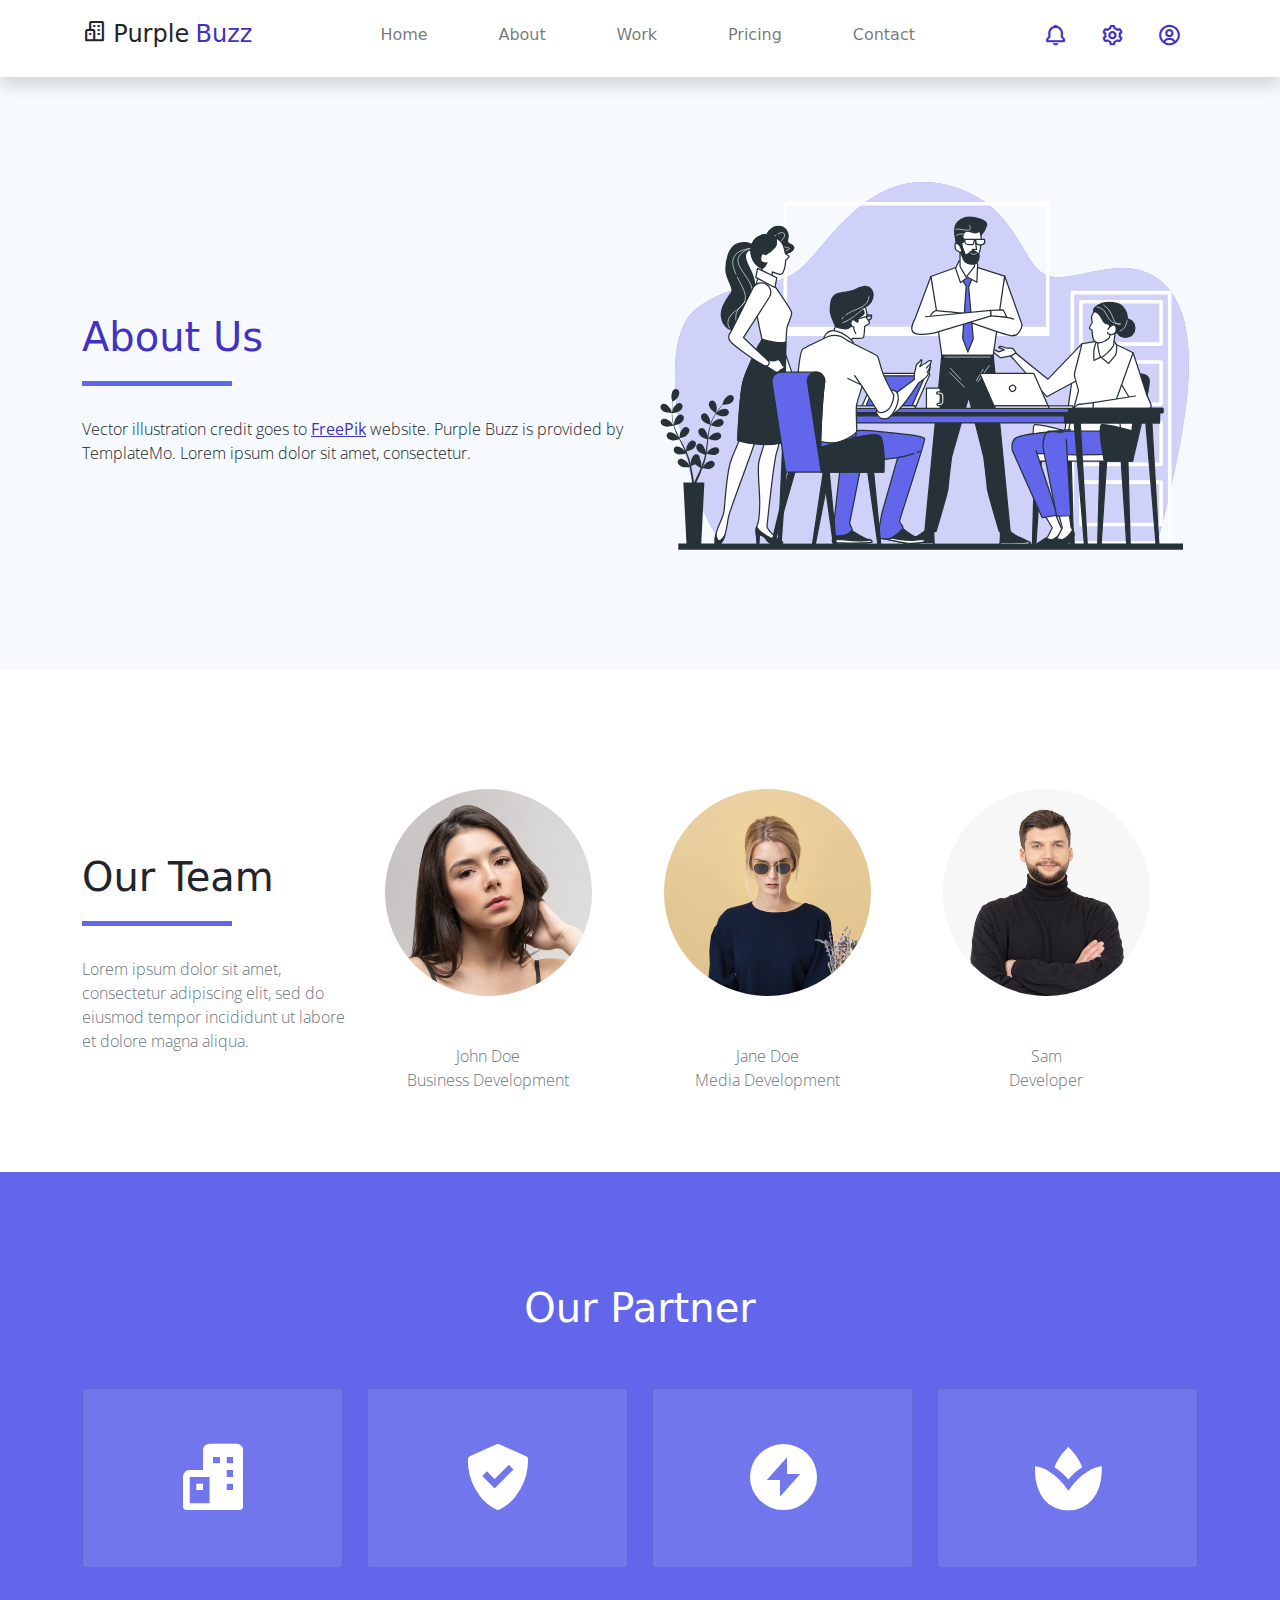
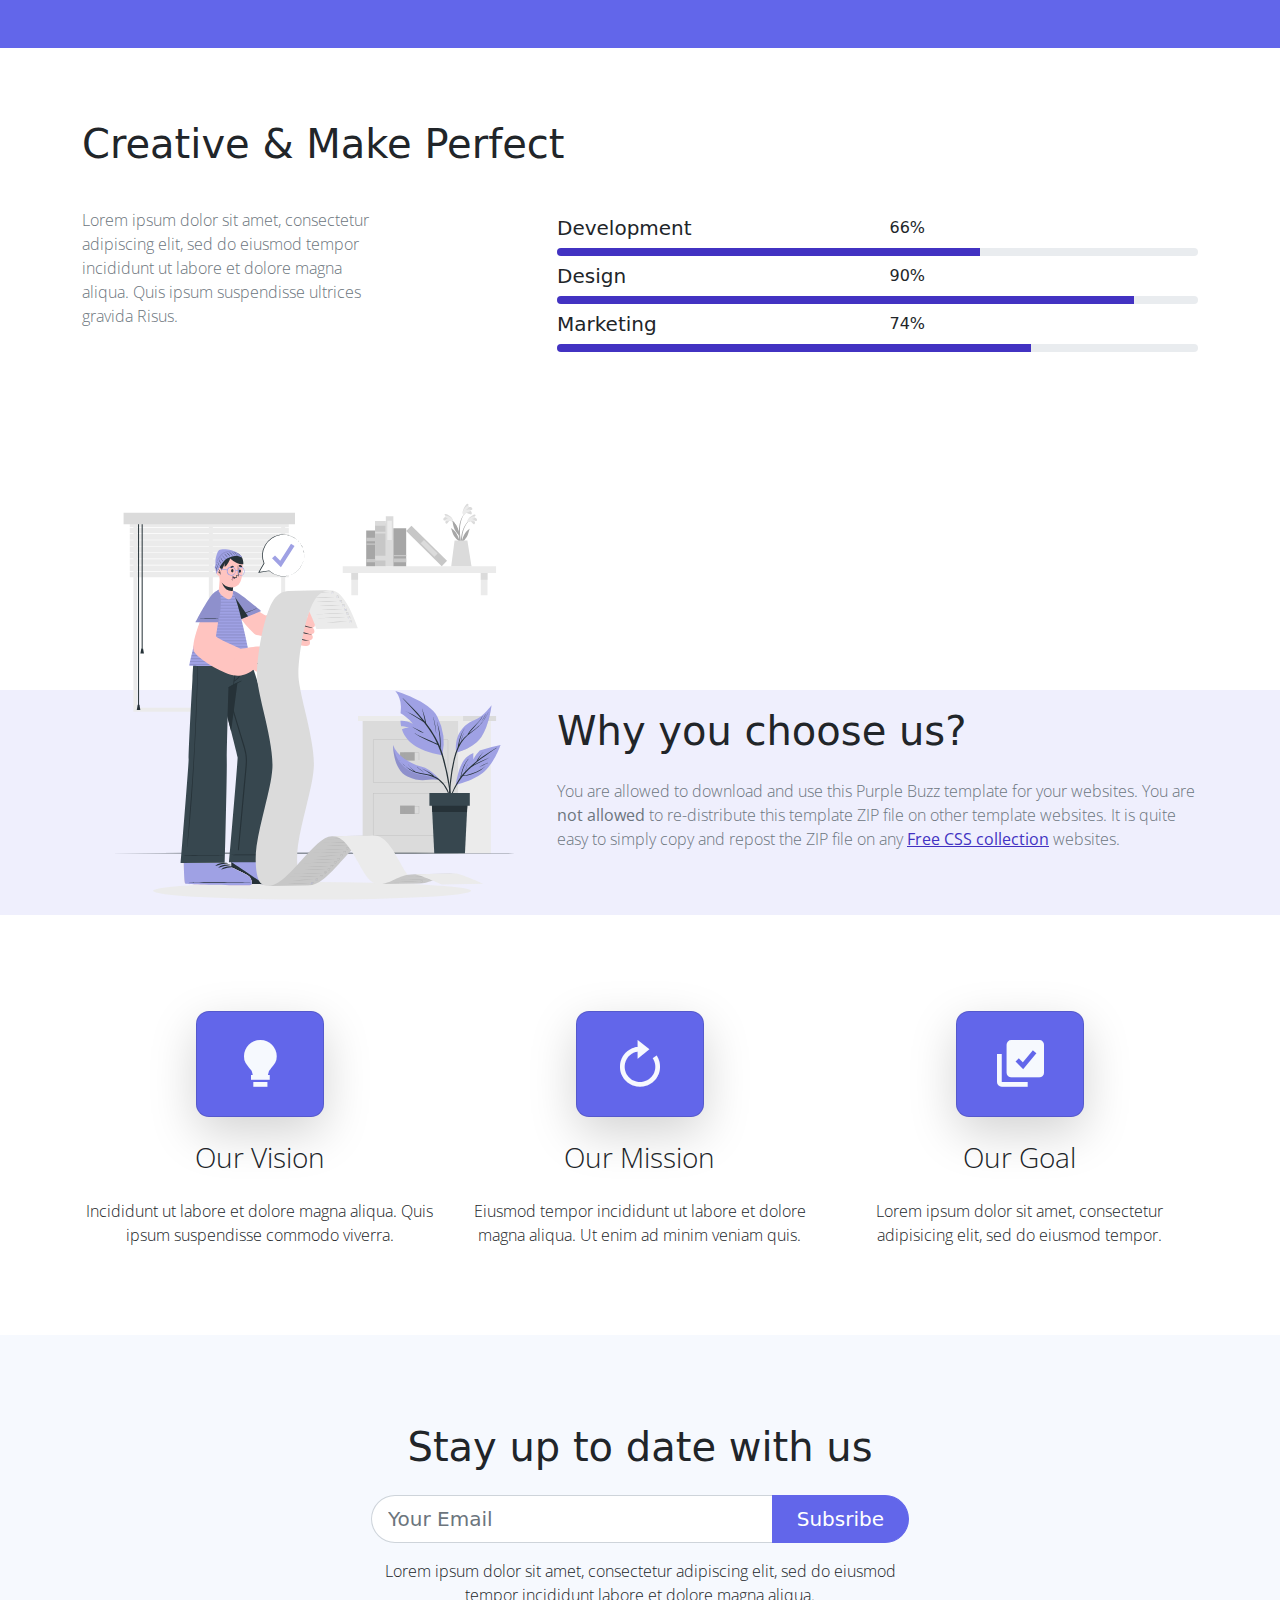
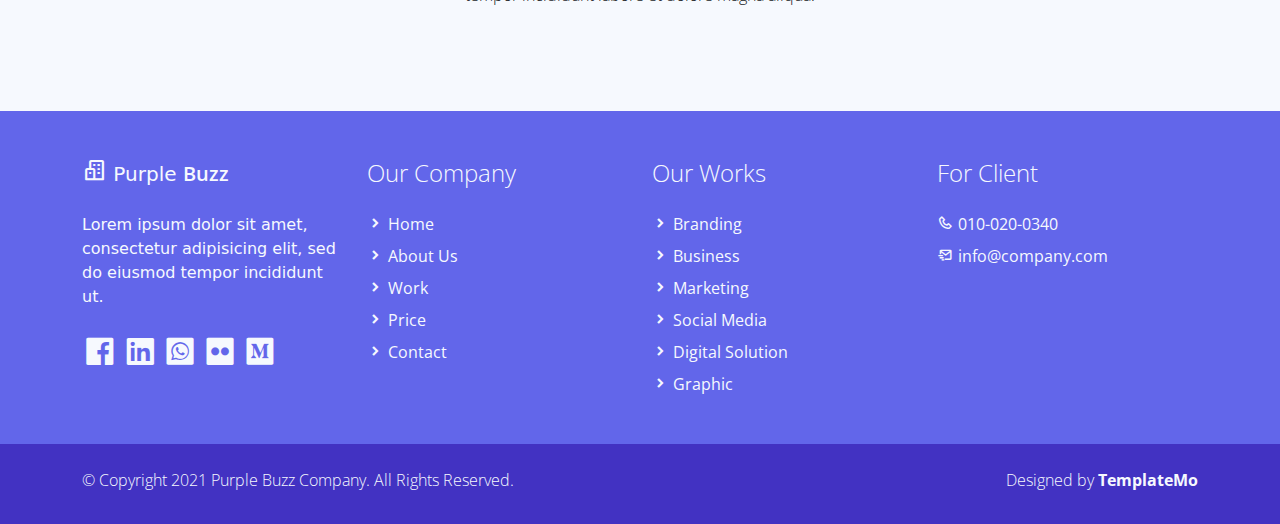
<file: about.html>
<!DOCTYPE html>
<html lang="en">

<head>
    <title>Purple Buzz - About Page</title>
    <meta charset="utf-8">
    <meta name="viewport" content="width=device-width, initial-scale=1">
    <link rel="apple-touch-icon" href="assets/img/apple-icon.png">
    <link rel="shortcut icon" type="image/x-icon" href="assets/img/favicon.ico">
    <!-- Load Require CSS -->
    <link href="assets/css/bootstrap.min.css" rel="stylesheet">
    <!-- Font CSS -->
    <link href="assets/css/boxicon.min.css" rel="stylesheet">
    <link href="https://fonts.googleapis.com/css2?family=Open+Sans:wght@300;400;600&display=swap" rel="stylesheet">
    <!-- Load Tempalte CSS -->
    <link rel="stylesheet" href="assets/css/templatemo.css">
    <!-- Custom CSS -->
    <link rel="stylesheet" href="assets/css/custom.css">
<!--
    
TemplateMo 561 Purple Buzz

https://templatemo.com/tm-561-purple-buzz

-->
</head>

<body>
    <!-- Header -->
    <nav id="main_nav" class="navbar navbar-expand-lg navbar-light bg-white shadow">
        <div class="container d-flex justify-content-between align-items-center">
            <a class="navbar-brand h1" href="index.html">
                <i class='bx bx-buildings bx-sm text-dark'></i>
                <span class="text-dark h4">Purple</span> <span class="text-primary h4">Buzz</span>
            </a>
            <button class="navbar-toggler border-0" type="button" data-bs-toggle="collapse" data-bs-target="#navbar-toggler-success" aria-controls="navbarSupportedContent" aria-expanded="false" aria-label="Toggle navigation">
                <span class="navbar-toggler-icon"></span>
            </button>

            <div class="align-self-center collapse navbar-collapse flex-fill  d-lg-flex justify-content-lg-between" id="navbar-toggler-success">
                <div class="flex-fill mx-xl-5 mb-2">
                    <ul class="nav navbar-nav d-flex justify-content-between mx-xl-5 text-center text-dark">
                        <li class="nav-item">
                            <a class="nav-link btn-outline-primary rounded-pill px-3" href="index.html">Home</a>
                        </li>
                        <li class="nav-item">
                            <a class="nav-link btn-outline-primary rounded-pill px-3" href="about.html">About</a>
                        </li>
                        <li class="nav-item">
                            <a class="nav-link btn-outline-primary rounded-pill px-3" href="work.html">Work</a>
                        </li>
                        <li class="nav-item">
                            <a class="nav-link btn-outline-primary rounded-pill px-3" href="pricing.html">Pricing</a>
                        </li>
                        <li class="nav-item">
                            <a class="nav-link btn-outline-primary rounded-pill px-3" href="contact.html">Contact</a>
                        </li>
                    </ul>
                </div>
                <div class="navbar align-self-center d-flex">
                    <a class="nav-link" href="#"><i class='bx bx-bell bx-sm bx-tada-hover text-primary'></i></a>
                    <a class="nav-link" href="#"><i class='bx bx-cog bx-sm text-primary'></i></a>
                    <a class="nav-link" href="#"><i class='bx bx-user-circle bx-sm text-primary'></i></a>
                </div>
            </div>
        </div>
    </nav>
    <!-- Close Header -->


    <!-- Start Banner Hero -->
    <section class="bg-light w-100">
        <div class="container">
            <div class="row d-flex align-items-center py-5">
                <div class="col-lg-6 text-start">
                    <h1 class="h2 py-5 text-primary typo-space-line">About Us</h1>
                    <p class="light-300">
                        Vector illustration credit goes to <a rel="nofollow" href="http://freepik.com/" target="_blank">FreePik</a> website. Purple Buzz is provided by TemplateMo. Lorem ipsum dolor sit amet, consectetur.
                    </p>
                </div>
                <div class="col-lg-6">
                    <img src="./assets/img/banner-img-02.svg">
                </div>
            </div>
        </div>
    </section>
    <!-- End Banner Hero -->


    <!-- Start Team Member -->
    <section class="container py-5">
        <div class="pt-5 pb-3 d-lg-flex align-items-center gx-5">

            <div class="col-lg-3">
                <h2 class="h2 py-5 typo-space-line">Our Team</h2>
                <p class="text-muted light-300">
                    Lorem ipsum dolor sit amet, consectetur adipiscing elit,
                    sed do eiusmod tempor incididunt ut labore et dolore magna aliqua.
                </p>
            </div>

            <div class="col-lg-9 row">
                <div class="team-member col-md-4">
                    <img class="team-member-img img-fluid rounded-circle p-4" src="./assets/img/team-01.jpg" alt="Card image">
                    <ul class="team-member-caption list-unstyled text-center pt-4 text-muted light-300">
                        <li>John Doe</li>
                        <li>Business Development</li>
                    </ul>
                </div>
                <div class="team-member col-md-4">
                    <img class="team-member-img img-fluid rounded-circle p-4" src="./assets/img/team-02.jpg" alt="Card image">
                    <ul class="team-member-caption list-unstyled text-center pt-4 text-muted light-300">
                        <li>Jane Doe</li>
                        <li>Media Development</li>
                    </ul>
                </div>
                <div class="team-member col-md-4">
                    <img class="team-member-img img-fluid rounded-circle p-4" src="./assets/img/team-03.jpg" alt="Card image">
                    <ul class="team-member-caption list-unstyled text-center pt-4 text-muted light-300">
                        <li>Sam</li>
                        <li>Developer</li>
                    </ul>
                </div>
            </div>

        </div>
    </section>
    <!-- End Team Member -->

    <!-- Start Our Partner -->
    <section class="bg-secondary py-3">
        <div class="container py-5">
            <h2 class="h2 text-white text-center py-5">Our Partner</h2>
            <div class="row text-center">
                <div class="col-md-3 mb-3">
                    <div class="card partner-wap py-5">
                        <a href="#"><i class='display-1 text-white bx bxs-buildings'></i></a>
                    </div>
                </div>
                <div class="col-md-3 mb-3">
                    <div class="card partner-wap py-5">
                        <a href="#"><i class='display-1 bx text-white bxs-check-shield bx-lg'></i></a>
                    </div>
                </div>
                <div class="col-md-3 mb-3">
                    <div class="card partner-wap py-5">
                        <a href="#"><i class='display-1 text-white bx bxs-bolt-circle'></i></a>
                    </div>
                </div>
                <div class="col-md-3 mb-3">
                    <div class="card partner-wap py-5">
                        <a href="#"><i class='display-1 text-white bx bxs-spa'></i></a>
                    </div>
                </div>
            </div>
        </div>
    </section>
    <!--End Our Partner-->

    <!-- Start Progress -->
    <section class="bg-white py-5">
        <div class="container my-4">

            <h1 class="creative-heading h2 pb-3">Creative & Make Perfect</h1>

            <div class="creative-content row py-3">
                <div class="col-md-5">
                    <p class="text-muted col-lg-8 light-300">Lorem ipsum dolor sit amet, consectetur adipiscing elit, sed do eiusmod tempor incididunt ut labore et dolore magna aliqua. Quis ipsum suspendisse ultrices gravida Risus.
                    </p>
                </div>
                <div class="creative-progress col-md-7">

                    <div class="row mt-4 mt-sm-2">
                        <div class="col-6">
                            <h4 class="h5">Development</h4>
                        </div>
                        <div class="col-6 text-right">66%</div>
                    </div>
                    <div class="progress">
                        <div class="progress-bar" role="progressbar" style="width: 66%" aria-valuenow="66" aria-valuemin="0" aria-valuemax="100"></div>
                    </div>

                    <div class="row mt-4 mt-sm-2">
                        <div class="col-6">
                            <h4 class="h5">Design</h4>
                        </div>
                        <div class="col-6 text-right">90%</div>
                    </div>
                    <div class="progress">
                        <div class="progress-bar" role="progressbar" style="width: 90%" aria-valuenow="90" aria-valuemin="0" aria-valuemax="100"></div>
                    </div>


                    <div class="row mt-4 mt-sm-2">
                        <div class="col-6">
                            <h4 class="h5">Marketing</h4>
                        </div>
                        <div class="col-6 text-right">74%</div>
                    </div>
                    <div class="progress">
                        <div class="progress-bar" role="progressbar" style="width: 74%" aria-valuenow="74" aria-valuemin="0" aria-valuemax="100"></div>
                    </div>

                </div>
            </div>
        </div>
    </section>
    <!-- End Progress -->

    <!-- Start Choice -->
    <section class="why-us banner-bg bg-light">
        <div class="container my-4">
            <div class="row">
                <div class="banner-img col-lg-5">
                    <img src="./assets/img/work.svg" class="rounded img-fluid" alt="">
                </div>
                <div class="banner-content col-lg-7 align-self-end">
                    <h2 class="h2 pb-3">Why you choose us?</h2>
                    <p class="text-muted pb-5 light-300">
                    You are allowed to download and use this Purple Buzz template for your websites. You are <strong>not allowed</strong> to re-distribute this template ZIP file on other template websites. It is quite easy to simply copy and repost the ZIP file on any <a rel="nofollow" href="https://www.google.com/search?q=free+css" target="_blank">Free CSS collection</a> websites.</p>
                </div>
            </div>
        </div>
    </section>
    <!-- End Choice -->

    <!-- Start Aim -->
    <section class="banner-bg bg-white py-5">
        <div class="container my-4">
            <div class="row text-center">

                <div class="objective col-lg-4">
                    <div class="objective-icon card m-auto py-4 mb-2 mb-sm-4 bg-secondary shadow-lg">
                        <i class="display-4 bx bxs-bulb text-light"></i>
                    </div>
                    <h2 class="objective-heading h3 mb-2 mb-sm-4 light-300">Our Vision</h2>
                    <p class="light-300">
                        Incididunt ut labore et dolore magna aliqua. Quis ipsum suspendisse commodo viverra.
                    </p>
                </div>

                <div class="objective col-lg-4 mt-sm-0 mt-4">
                    <div class="objective-icon card m-auto py-4 mb-2 mb-sm-4 bg-secondary shadow-lg">
                        <i class='display-4 bx bx-revision text-light'></i>
                    </div>
                    <h2 class="objective-heading h3 mb-2 mb-sm-4 light-300">Our Mission</h2>
                    <p class="light-300">
                        Eiusmod tempor incididunt ut labore et dolore magna aliqua.
                        Ut enim ad minim veniam quis.
                    </p>
                </div>

                <div class="objective col-lg-4 mt-sm-0 mt-4">
                    <div class="objective-icon card m-auto py-4 mb-2 mb-sm-4 bg-secondary shadow-lg">
                        <i class="display-4 bx bxs-select-multiple text-light"></i>
                    </div>
                    <h2 class="objective-heading h3 mb-2 mb-sm-4 light-300">Our Goal</h2>
                    <p class="light-300">
                        Lorem ipsum dolor sit amet, consectetur adipisicing elit,
                        sed do eiusmod tempor.
                    </p>
                </div>

            </div>
        </div>
    </section>
    <!-- End Aim -->

    <!-- Start Contact -->
    <section class="banner-bg bg-light py-5">
        <div class="container">
            <div class="row">
                <div class="col-lg-6 mx-auto my-4 p-3">
                    <form action="#" method="get"><h1 class="h2 text-center">Stay up to date with us</h1>
                    <div class="input-group py-3">
                    
                        <input name="email" type="text" class="form-control form-control-lg rounded-pill rounded-end" id="email" placeholder="Your Email" aria-label="Your Email">
                        <button class="btn btn-secondary text-white btn-lg rounded-pill rounded-start px-lg-4" type="submit">Subsribe</button>
                    </div>
                    <p class="text-center light-300">Lorem ipsum dolor sit amet, consectetur adipiscing elit, sed do eiusmod tempor incididunt labore et dolore magna aliqua.</p>
                    </form>
                </div>
            </div>
        </div>
    </section>
    <!-- End Contact -->


    <!-- Start Footer -->
    <footer class="bg-secondary pt-4">
        <div class="container">
            <div class="row py-4">

                <div class="col-lg-3 col-12 align-left">
                    <a class="navbar-brand" href="index.html">
                        <i class='bx bx-buildings bx-sm text-light'></i>
                        <span class="text-light h5">Purple</span> <span class="text-light h5 semi-bold-600">Buzz</span>
                    </a>
                    <p class="text-light my-lg-4 my-2">
                        Lorem ipsum dolor sit amet, consectetur adipisicing elit,
                        sed do eiusmod tempor incididunt ut.
                    </p>
                    <ul class="list-inline footer-icons light-300">
                        <li class="list-inline-item m-0">
                            <a class="text-light" target="_blank" href="http://facebook.com/">
                                <i class='bx bxl-facebook-square bx-md'></i>
                            </a>
                        </li>
                        <li class="list-inline-item m-0">
                            <a class="text-light" target="_blank" href="https://www.linkedin.com/">
                                <i class='bx bxl-linkedin-square bx-md'></i>
                            </a>
                        </li>
                        <li class="list-inline-item m-0">
                            <a class="text-light" target="_blank" href="https://www.whatsapp.com/">
                                <i class='bx bxl-whatsapp-square bx-md'></i>
                            </a>
                        </li>
                        <li class="list-inline-item m-0">
                            <a class="text-light" target="_blank" href="https://www.flickr.com/">
                                <i class='bx bxl-flickr-square bx-md'></i>
                            </a>
                        </li>
                        <li class="list-inline-item m-0">
                            <a class="text-light" target="_blank" href="https://www.medium.com/">
                                <i class='bx bxl-medium-square bx-md' ></i>
                            </a>
                        </li>
                    </ul>
                </div>

                <div class="col-lg-3 col-md-4 my-sm-0 mt-4">
                    <h3 class="h4 pb-lg-3 text-light light-300">Our Company</h2>
                        <ul class="list-unstyled text-light light-300">
                            <li class="pb-2">
                                <i class='bx-fw bx bxs-chevron-right bx-xs'></i><a class="text-decoration-none text-light" href="index.html">Home</a>
                            </li>
                            <li class="pb-2">
                                <i class='bx-fw bx bxs-chevron-right bx-xs'></i><a class="text-decoration-none text-light py-1" href="about.html">About Us</a>
                            </li>
                            <li class="pb-2">
                                <i class='bx-fw bx bxs-chevron-right bx-xs'></i><a class="text-decoration-none text-light py-1" href="work.html">Work</a>
                            </li>
                            <li class="pb-2">
                                <i class='bx-fw bx bxs-chevron-right bx-xs'></i></i><a class="text-decoration-none text-light py-1" href="pricing.html">Price</a>
                            </li>
                            <li class="pb-2">
                                <i class='bx-fw bx bxs-chevron-right bx-xs'></i><a class="text-decoration-none text-light py-1" href="contact.html">Contact</a>
                            </li>
                        </ul>
                </div>

                <div class="col-lg-3 col-md-4 my-sm-0 mt-4">
                    <h2 class="h4 pb-lg-3 text-light light-300">Our Works</h2>
                    <ul class="list-unstyled text-light light-300">
                        <li class="pb-2">
                            <i class='bx-fw bx bxs-chevron-right bx-xs'></i><a class="text-decoration-none text-light py-1" href="#">Branding</a>
                        </li>
                        <li class="pb-2">
                            <i class='bx-fw bx bxs-chevron-right bx-xs'></i><a class="text-decoration-none text-light py-1" href="#">Business</a>
                        </li>
                        <li class="pb-2">
                            <i class='bx-fw bx bxs-chevron-right bx-xs'></i><a class="text-decoration-none text-light py-1" href="#">Marketing</a>
                        </li>
                        <li class="pb-2">
                            <i class='bx-fw bx bxs-chevron-right bx-xs'></i><a class="text-decoration-none text-light py-1" href="#">Social Media</a>
                        </li>
                        <li class="pb-2">
                            <i class='bx-fw bx bxs-chevron-right bx-xs'></i><a class="text-decoration-none text-light py-1" href="#">Digital Solution</a>
                        </li>
                        <li class="pb-2">
                            <i class='bx-fw bx bxs-chevron-right bx-xs'></i><a class="text-decoration-none text-light py-1" href="#">Graphic</a>
                        </li>
                    </ul>
                </div>

                <div class="col-lg-3 col-md-4 my-sm-0 mt-4">
                    <h2 class="h4 pb-lg-3 text-light light-300">For Client</h2>
                    <ul class="list-unstyled text-light light-300">
                        <li class="pb-2">
                            <i class='bx-fw bx bx-phone bx-xs'></i><a class="text-decoration-none text-light py-1" href="tel:010-020-0340">010-020-0340</a>
                        </li>
                        <li class="pb-2">
                            <i class='bx-fw bx bx-mail-send bx-xs'></i><a class="text-decoration-none text-light py-1" href="mailto:info@company.com">info@company.com</a>
                        </li>
                    </ul>
                </div>

            </div>
        </div>

        <div class="w-100 bg-primary py-3">
            <div class="container">
                <div class="row pt-2">
                    <div class="col-lg-6 col-sm-12">
                        <p class="text-lg-start text-center text-light light-300">
                            © Copyright 2021 Purple Buzz Company. All Rights Reserved.
                        </p>
                    </div>
                    <div class="col-lg-6 col-sm-12">
                        <p class="text-lg-end text-center text-light light-300">
                            Designed by <a rel="sponsored" class="text-decoration-none text-light" href="https://templatemo.com/" target="_blank"><strong>TemplateMo</strong></a>
                        </p>
                    </div>
                </div>
            </div>
        </div>

    </footer>
    <!-- End Footer -->


    <!-- Bootstrap -->
    <script src="assets/js/bootstrap.bundle.min.js"></script>
    <!-- Templatemo -->
    <script src="assets/js/templatemo.js"></script>
    <!-- Custom -->
    <script src="assets/js/custom.js"></script>

</body>

</html>
</file>
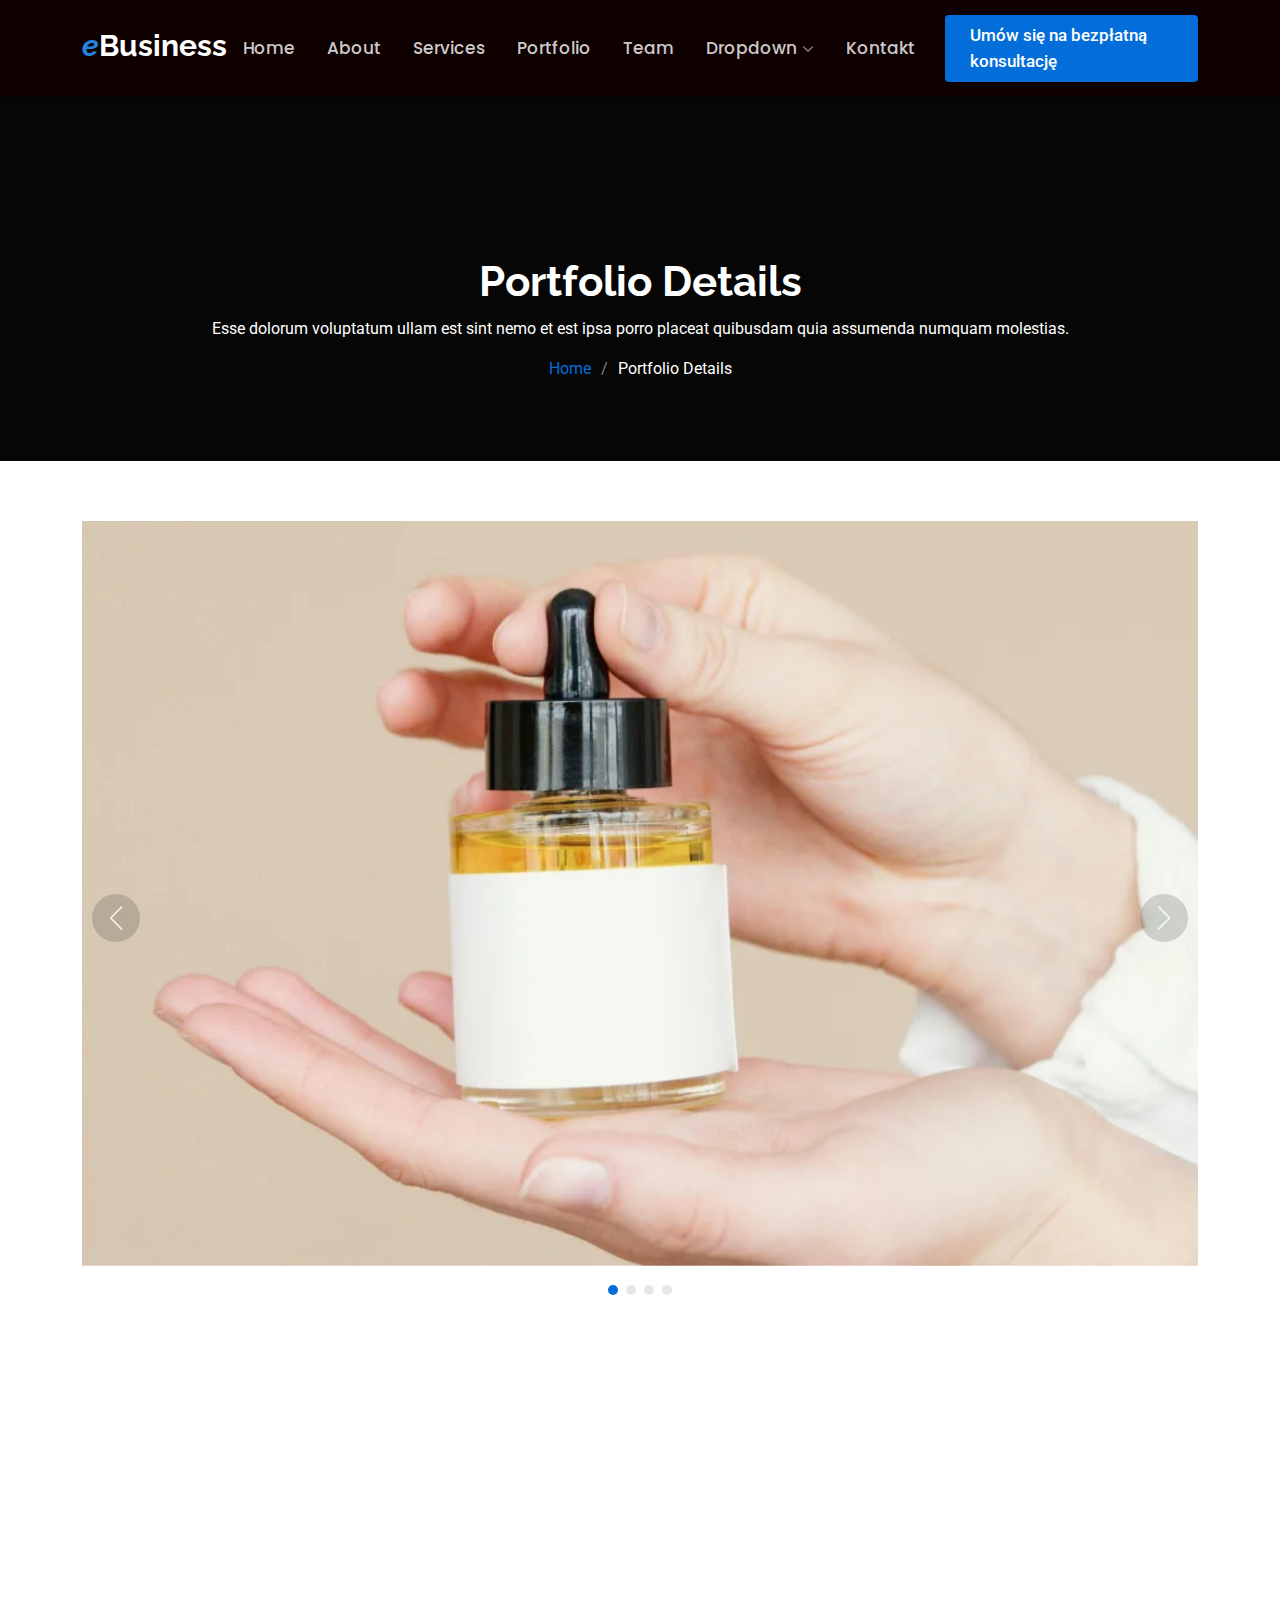
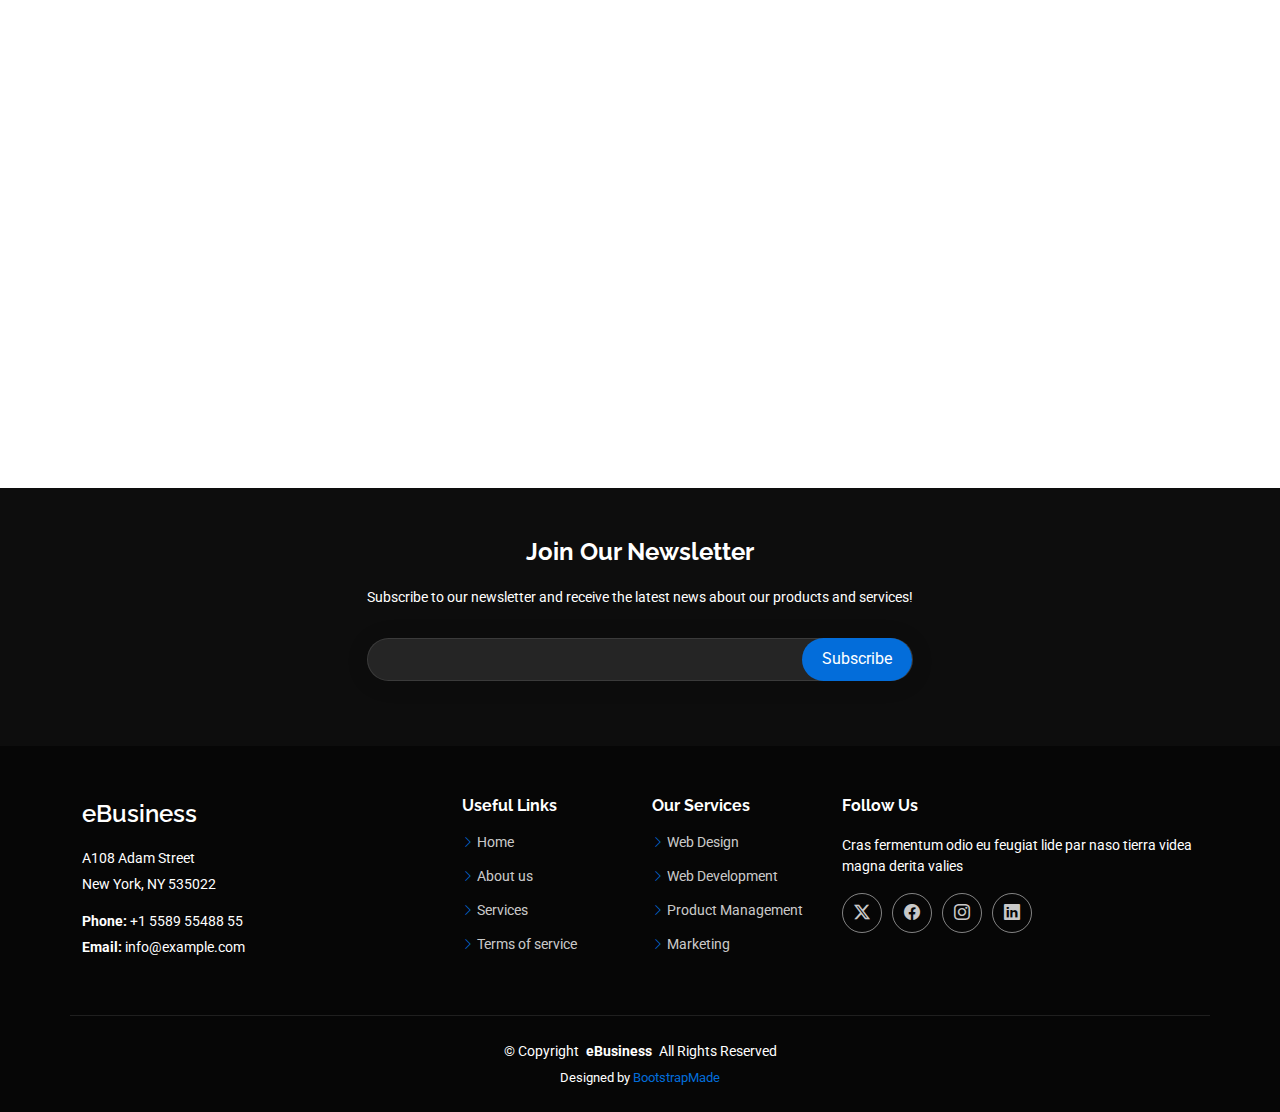
<file: blog-details.html>
<!DOCTYPE html>
<html lang="en">

<head>
  <meta charset="utf-8">
  <meta content="width=device-width, initial-scale=1.0" name="viewport">
  <title>Portfolio Details - eBusiness Bootstrap Template</title>
  <meta name="description" content="">
  <meta name="keywords" content="">

  <!-- Favicons -->
  <link href="assets/img/favicon.png" rel="icon">
  <link href="assets/img/apple-touch-icon.png" rel="apple-touch-icon">

  <!-- Fonts -->
  <link href="https://fonts.googleapis.com" rel="preconnect">
  <link href="https://fonts.gstatic.com" rel="preconnect" crossorigin>
  <link href="https://fonts.googleapis.com/css2?family=Roboto:ital,wght@0,100;0,300;0,400;0,500;0,700;0,900;1,100;1,300;1,400;1,500;1,700;1,900&family=Poppins:ital,wght@0,100;0,200;0,300;0,400;0,500;0,600;0,700;0,800;0,900;1,100;1,200;1,300;1,400;1,500;1,600;1,700;1,800;1,900&family=Raleway:ital,wght@0,100;0,200;0,300;0,400;0,500;0,600;0,700;0,800;0,900;1,100;1,200;1,300;1,400;1,500;1,600;1,700;1,800;1,900&display=swap" rel="stylesheet">

  <!-- Vendor CSS Files -->
  <link href="assets/vendor/bootstrap/css/bootstrap.min.css" rel="stylesheet">
  <link href="assets/vendor/bootstrap-icons/bootstrap-icons.css" rel="stylesheet">
  <link href="assets/vendor/aos/aos.css" rel="stylesheet">
  <link href="assets/vendor/swiper/swiper-bundle.min.css" rel="stylesheet">
  <link href="assets/vendor/glightbox/css/glightbox.min.css" rel="stylesheet">

  <!-- Main CSS File -->
  <link href="assets/css/main.css" rel="stylesheet">

  <!-- =======================================================
  * Template Name: eBusiness
  * Template URL: https://bootstrapmade.com/ebusiness-bootstrap-corporate-template/
  * Updated: Jun 23 2025 with Bootstrap v5.3.6
  * Author: BootstrapMade.com
  * License: https://bootstrapmade.com/license/
  ======================================================== -->
</head>

<body class="portfolio-details-page">

  <header id="header" class="header d-flex align-items-center sticky-top">
    <div class="container-fluid container-xl position-relative d-flex align-items-center">

      <a href="index.html" class="logo d-flex align-items-center me-auto">
        <!-- Uncomment the line below if you also wish to use an image logo -->
        <!-- <img src="assets/img/logo.webp" alt=""> -->
        <h1 class="sitename"><span>e</span>Business</h1>
      </a>

      <nav id="navmenu" class="navmenu">
        <ul>
          <li><a href="index.html#hero">Home</a></li>
          <li><a href="index.html#about">About</a></li>
          <li><a href="index.html#services">Services</a></li>
          <li><a href="index.html#portfolio">Portfolio</a></li>
          <li><a href="#team">Team</a></li>
          <li class="dropdown"><a href="#"><span>Dropdown</span> <i class="bi bi-chevron-down toggle-dropdown"></i></a>
            <ul>
              <li><a href="#">Dropdown 1</a></li>
              <li class="dropdown"><a href="#"><span>Deep Dropdown</span> <i class="bi bi-chevron-down toggle-dropdown"></i></a>
                <ul>
                  <li><a href="#">Deep Dropdown 1</a></li>
                  <li><a href="#">Deep Dropdown 2</a></li>
                  <li><a href="#">Deep Dropdown 3</a></li>
                  <li><a href="#">Deep Dropdown 4</a></li>
                  <li><a href="#">Deep Dropdown 5</a></li>
                </ul>
              </li>
              <li><a href="#">Dropdown 2</a></li>
              <li><a href="#">Dropdown 3</a></li>
              <li><a href="#">Dropdown 4</a></li>
            </ul>
          </li>
          <li><a href="index.html#contact">Kontakt</a></li>
        </ul>
        <i class="mobile-nav-toggle d-xl-none bi bi-list"></i>
      </nav>

      <a class="btn-getstarted" href="index.html#contact">Umów się na bezpłatną konsultację</a>

    </div>
  </header>

  <main class="main">

    <!-- Page Title -->
    <div class="page-title dark-background">
      <div class="container position-relative">
        <h1>Portfolio Details</h1>
        <p>Esse dolorum voluptatum ullam est sint nemo et est ipsa porro placeat quibusdam quia assumenda numquam molestias.</p>
        <nav class="breadcrumbs">
          <ol>
            <li><a href="index.html">Home</a></li>
            <li class="current">Portfolio Details</li>
          </ol>
        </nav>
      </div>
    </div><!-- End Page Title -->

    <!-- Portfolio Details Section -->
    <section id="portfolio-details" class="portfolio-details section">

      <div class="container" data-aos="fade-up">

        <div class="portfolio-details-slider swiper init-swiper">
          <script type="application/json" class="swiper-config">
            {
              "loop": true,
              "speed": 600,
              "autoplay": {
                "delay": 5000
              },
              "slidesPerView": "auto",
              "navigation": {
                "nextEl": ".swiper-button-next",
                "prevEl": ".swiper-button-prev"
              },
              "pagination": {
                "el": ".swiper-pagination",
                "type": "bullets",
                "clickable": true
              }
            }
          </script>
          <div class="swiper-wrapper align-items-center">

            <div class="swiper-slide">
              <img src="assets/img/portfolio/portfolio-1.webp" alt="">
            </div>

            <div class="swiper-slide">
              <img src="assets/img/portfolio/portfolio-10.webp" alt="">
            </div>

            <div class="swiper-slide">
              <img src="assets/img/portfolio/portfolio-7.webp" alt="">
            </div>

            <div class="swiper-slide">
              <img src="assets/img/portfolio/portfolio-4.webp" alt="">
            </div>

          </div>
          <div class="swiper-button-prev"></div>
          <div class="swiper-button-next"></div>
          <div class="swiper-pagination"></div>
        </div>

        <div class="row justify-content-between gy-4 mt-4">

          <div class="col-lg-8" data-aos="fade-up">
            <div class="portfolio-description">
              <h2>This is an example of portfolio details</h2>
              <p>
                Autem ipsum nam porro corporis rerum. Quis eos dolorem eos itaque inventore commodi labore quia quia. Exercitationem repudiandae officiis neque suscipit non officia eaque itaque enim. Voluptatem officia accusantium nesciunt est omnis tempora consectetur dignissimos. Sequi nulla at esse enim cum deserunt eius.
              </p>
              <p>
                Amet consequatur qui dolore veniam voluptatem voluptatem sit. Non aspernatur atque natus ut cum nam et. Praesentium error dolores rerum minus sequi quia veritatis eum. Eos et doloribus doloremque nesciunt molestiae laboriosam.
              </p>

              <div class="testimonial-item">
                <p>
                  <i class="bi bi-quote quote-icon-left"></i>
                  <span>Export tempor illum tamen malis malis eram quae irure esse labore quem cillum quid cillum eram malis quorum velit fore eram velit sunt aliqua noster fugiat irure amet legam anim culpa.</span>
                  <i class="bi bi-quote quote-icon-right"></i>
                </p>
                <div>
                  <img src="assets/img/person/person-f-5.webp" class="testimonial-img" alt="">
                  <h3>Sara Wilsson</h3>
                  <h4>Designer</h4>
                </div>
              </div>

              <p>
                Impedit ipsum quae et aliquid doloribus et voluptatem quasi. Perspiciatis occaecati earum et magnam animi. Quibusdam non qui ea vitae suscipit vitae sunt. Repudiandae incidunt cumque minus deserunt assumenda tempore. Delectus voluptas necessitatibus est.
              </p>

              <p>
                Sunt voluptatum sapiente facilis quo odio aut ipsum repellat debitis. Molestiae et autem libero. Explicabo et quod necessitatibus similique quis dolor eum. Numquam eaque praesentium rem et qui nesciunt.
              </p>

            </div>
          </div>

          <div class="col-lg-3" data-aos="fade-up" data-aos-delay="100">
            <div class="portfolio-info">
              <h3>Project information</h3>
              <ul>
                <li><strong>Category</strong> Web design</li>
                <li><strong>Client</strong> ASU Company</li>
                <li><strong>Project date</strong> 01 March, 2020</li>
                <li><strong>Project URL</strong> <a href="#">www.example.com</a></li>
                <li><a href="#" class="btn-visit align-self-start">Visit Website</a></li>
              </ul>
            </div>
          </div>

        </div>

      </div>

    </section><!-- /Portfolio Details Section -->

  </main>

  <footer id="footer" class="footer dark-background">

    <div class="footer-newsletter">
      <div class="container">
        <div class="row justify-content-center text-center">
          <div class="col-lg-6">
            <h4>Join Our Newsletter</h4>
            <p>Subscribe to our newsletter and receive the latest news about our products and services!</p>
            <form action="forms/newsletter.php" method="post" class="php-email-form">
              <div class="newsletter-form"><input type="email" name="email"><input type="submit" value="Subscribe"></div>
              <div class="loading">Loading</div>
              <div class="error-message"></div>
              <div class="sent-message">Your subscription request has been sent. Thank you!</div>
            </form>
          </div>
        </div>
      </div>
    </div>

    <div class="container footer-top">
      <div class="row gy-4">
        <div class="col-lg-4 col-md-6 footer-about">
          <a href="index.html" class="d-flex align-items-center">
            <span class="sitename">eBusiness</span>
          </a>
          <div class="footer-contact pt-3">
            <p>A108 Adam Street</p>
            <p>New York, NY 535022</p>
            <p class="mt-3"><strong>Phone:</strong> <span>+1 5589 55488 55</span></p>
            <p><strong>Email:</strong> <span>info@example.com</span></p>
          </div>
        </div>

        <div class="col-lg-2 col-md-3 footer-links">
          <h4>Useful Links</h4>
          <ul>
            <li><i class="bi bi-chevron-right"></i> <a href="#">Home</a></li>
            <li><i class="bi bi-chevron-right"></i> <a href="#">About us</a></li>
            <li><i class="bi bi-chevron-right"></i> <a href="#">Services</a></li>
            <li><i class="bi bi-chevron-right"></i> <a href="#">Terms of service</a></li>
          </ul>
        </div>

        <div class="col-lg-2 col-md-3 footer-links">
          <h4>Our Services</h4>
          <ul>
            <li><i class="bi bi-chevron-right"></i> <a href="#">Web Design</a></li>
            <li><i class="bi bi-chevron-right"></i> <a href="#">Web Development</a></li>
            <li><i class="bi bi-chevron-right"></i> <a href="#">Product Management</a></li>
            <li><i class="bi bi-chevron-right"></i> <a href="#">Marketing</a></li>
          </ul>
        </div>

        <div class="col-lg-4 col-md-12">
          <h4>Follow Us</h4>
          <p>Cras fermentum odio eu feugiat lide par naso tierra videa magna derita valies</p>
          <div class="social-links d-flex">
            <a href=""><i class="bi bi-twitter-x"></i></a>
            <a href=""><i class="bi bi-facebook"></i></a>
            <a href=""><i class="bi bi-instagram"></i></a>
            <a href=""><i class="bi bi-linkedin"></i></a>
          </div>
        </div>

      </div>
    </div>

    <div class="container copyright text-center mt-4">
      <p>© <span>Copyright</span> <strong class="px-1 sitename">eBusiness</strong> <span>All Rights Reserved</span></p>
      <div class="credits">
        <!-- All the links in the footer should remain intact. -->
        <!-- You can delete the links only if you've purchased the pro version. -->
        <!-- Licensing information: https://bootstrapmade.com/license/ -->
        <!-- Purchase the pro version with working PHP/AJAX contact form: [buy-url] -->
        Designed by <a href="https://bootstrapmade.com/">BootstrapMade</a>
      </div>
    </div>

  </footer>

  <!-- Scroll Top -->
  <a href="#" id="scroll-top" class="scroll-top d-flex align-items-center justify-content-center"><i class="bi bi-arrow-up-short"></i></a>

  <!-- Preloader -->
  <div id="preloader"></div>

  <!-- Vendor JS Files -->
  <script src="assets/vendor/bootstrap/js/bootstrap.bundle.min.js"></script>
  <script src="assets/vendor/php-email-form/validate.js"></script>
  <script src="assets/vendor/aos/aos.js"></script>
  <script src="assets/vendor/purecounter/purecounter_vanilla.js"></script>
  <script src="assets/vendor/swiper/swiper-bundle.min.js"></script>
  <script src="assets/vendor/glightbox/js/glightbox.min.js"></script>
  <script src="assets/vendor/imagesloaded/imagesloaded.pkgd.min.js"></script>
  <script src="assets/vendor/isotope-layout/isotope.pkgd.min.js"></script>

  <!-- Main JS File -->
  <script src="assets/js/main.js"></script>

</body>

</html>
</file>
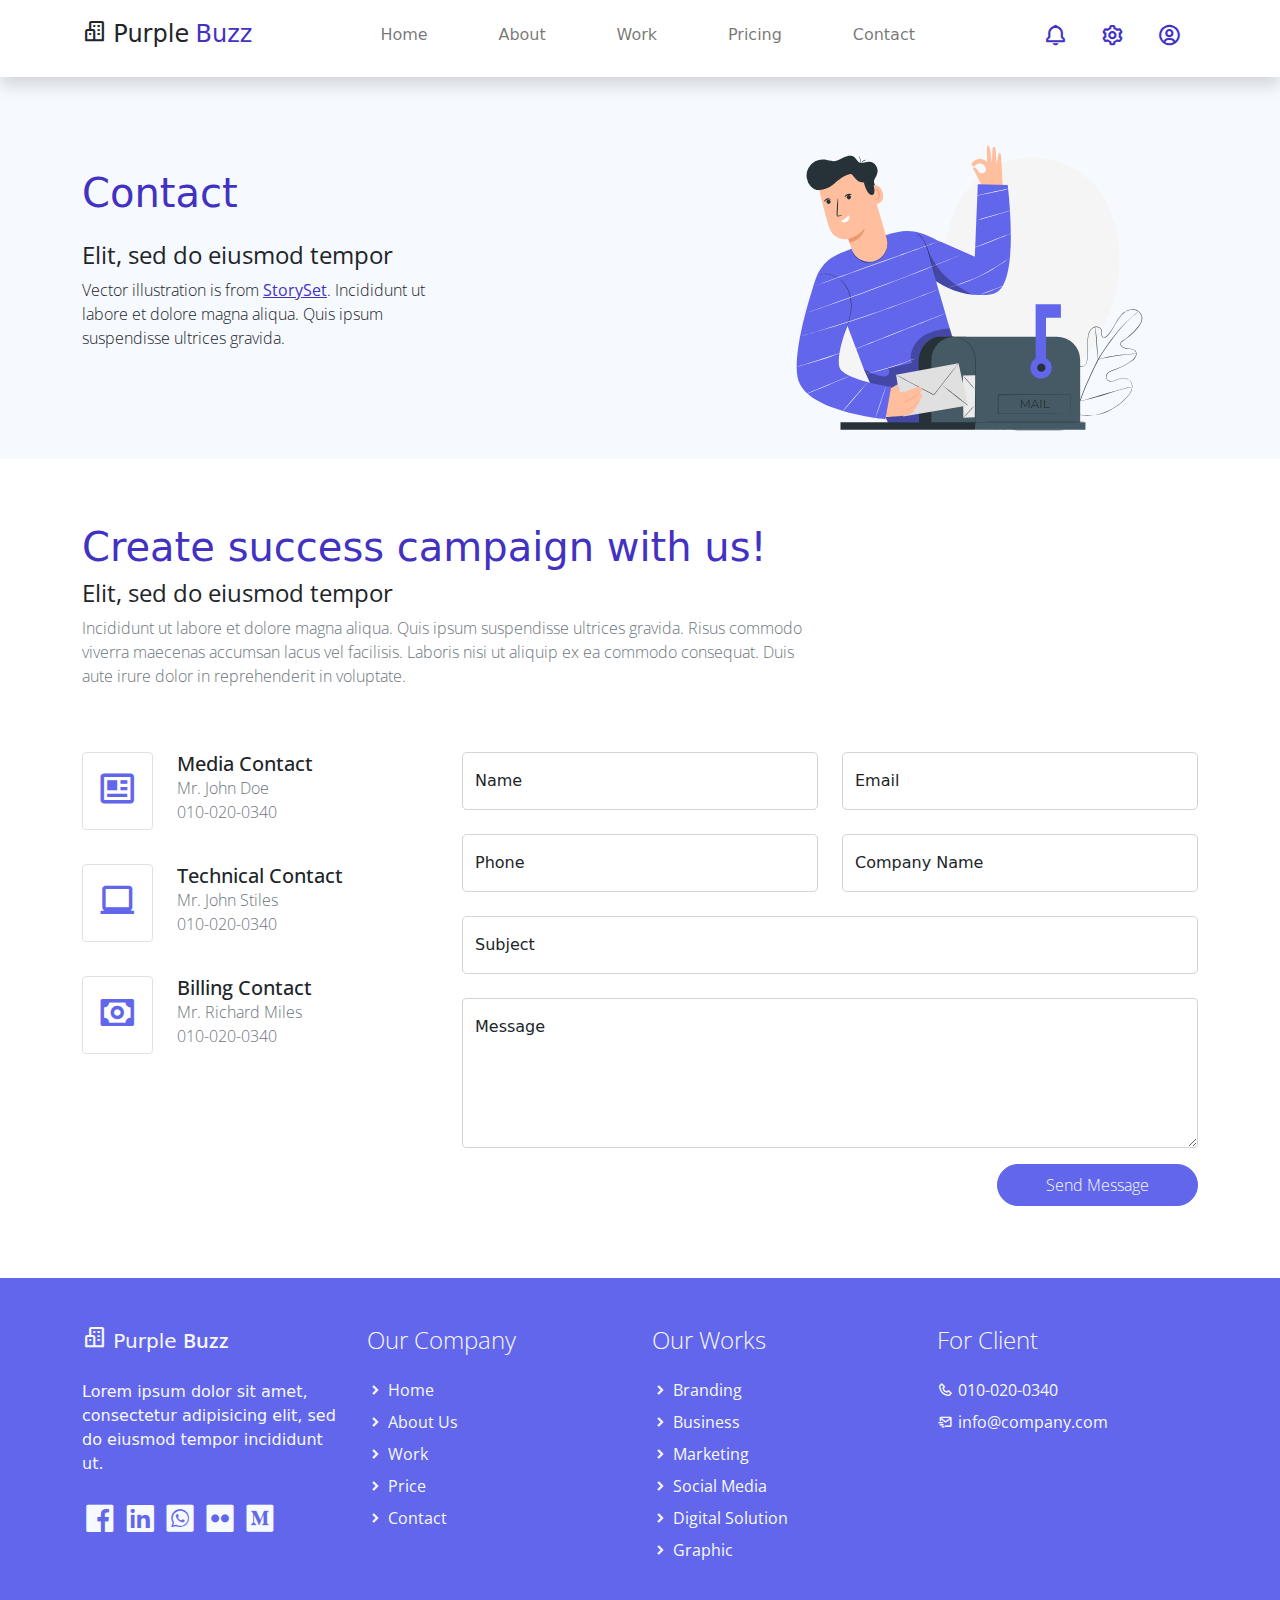
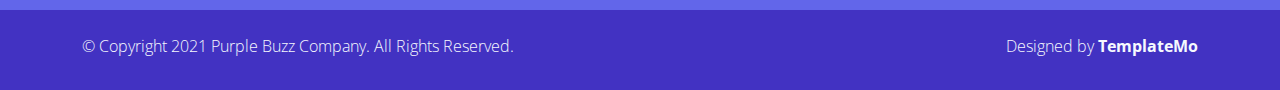
<file: contact.html>
<!DOCTYPE html>
<html lang="en">

<head>
    <title>Purple Buzz - Contact Page</title>
    <meta charset="utf-8">
    <meta name="viewport" content="width=device-width, initial-scale=1">
    <link rel="apple-touch-icon" href="assets/img/apple-icon.png">
    <link rel="shortcut icon" type="image/x-icon" href="assets/img/favicon.ico">
    <!-- Load Require CSS -->
    <link href="assets/css/bootstrap.min.css" rel="stylesheet">
    <!-- Font CSS -->
    <link href="assets/css/boxicon.min.css" rel="stylesheet">
    <link href="https://fonts.googleapis.com/css2?family=Open+Sans:wght@300;400;600&display=swap" rel="stylesheet">
    <!-- Load Tempalte CSS -->
    <link rel="stylesheet" href="assets/css/templatemo.css">
    <!-- Custom CSS -->
    <link rel="stylesheet" href="assets/css/custom.css">
<!--
    
TemplateMo 561 Purple Buzz

https://templatemo.com/tm-561-purple-buzz

-->
</head>

<body>
    <!-- Header -->
    <nav id="main_nav" class="navbar navbar-expand-lg navbar-light bg-white shadow">
        <div class="container d-flex justify-content-between align-items-center">
            <a class="navbar-brand h1" href="index.html">
                <i class='bx bx-buildings bx-sm text-dark'></i>
                <span class="text-dark h4">Purple</span> <span class="text-primary h4">Buzz</span>
            </a>
            <button class="navbar-toggler border-0" type="button" data-bs-toggle="collapse" data-bs-target="#navbar-toggler-success" aria-controls="navbarSupportedContent" aria-expanded="false" aria-label="Toggle navigation">
                <span class="navbar-toggler-icon"></span>
            </button>

            <div class="align-self-center collapse navbar-collapse flex-fill  d-lg-flex justify-content-lg-between" id="navbar-toggler-success">
                <div class="flex-fill mx-xl-5 mb-2">
                    <ul class="nav navbar-nav d-flex justify-content-between mx-xl-5 text-center text-dark">
                        <li class="nav-item">
                            <a class="nav-link btn-outline-primary rounded-pill px-3" href="index.html">Home</a>
                        </li>
                        <li class="nav-item">
                            <a class="nav-link btn-outline-primary rounded-pill px-3" href="about.html">About</a>
                        </li>
                        <li class="nav-item">
                            <a class="nav-link btn-outline-primary rounded-pill px-3" href="work.html">Work</a>
                        </li>
                        <li class="nav-item">
                            <a class="nav-link btn-outline-primary rounded-pill px-3" href="pricing.html">Pricing</a>
                        </li>
                        <li class="nav-item">
                            <a class="nav-link btn-outline-primary rounded-pill px-3" href="contact.html">Contact</a>
                        </li>
                    </ul>
                </div>
                <div class="navbar align-self-center d-flex">
                    <a class="nav-link" href="#"><i class='bx bx-bell bx-sm bx-tada-hover text-primary'></i></a>
                    <a class="nav-link" href="#"><i class='bx bx-cog bx-sm text-primary'></i></a>
                    <a class="nav-link" href="#"><i class='bx bx-user-circle bx-sm text-primary'></i></a>
                </div>
            </div>
        </div>
    </nav>
    <!-- Close Header -->


    <!-- Start Banner Hero -->
    <section class="bg-light">
        <div class="container py-4">
            <div class="row align-items-center justify-content-between">
                <div class="contact-header col-lg-4">
                    <h1 class="h2 pb-3 text-primary">Contact</h1>
                    <h3 class="h4 regular-400">Elit, sed do eiusmod tempor</h3>
                    <p class="light-300">
                        Vector illustration is from <a rel="nofollow" href="https://storyset.com/" target="_blank">StorySet</a>.
                        Incididunt ut labore et dolore magna aliqua. Quis ipsum suspendisse ultrices gravida.
                    </p>
                </div>
                <div class="contact-img col-lg-5 align-items-end col-md-4">
                    <img src="./assets/img/banner-img-01.svg">
                </div>
            </div>
        </div>
    </section>
    <!-- End Banner Hero -->


    <!-- Start Contact -->
    <section class="container py-5">

        <h1 class="col-12 col-xl-8 h2 text-left text-primary pt-3">Create success campaign with us!</h1>
        <h2 class="col-12 col-xl-8 h4 text-left regular-400">Elit, sed do eiusmod tempor </h2>
        <p class="col-12 col-xl-8 text-left text-muted pb-5 light-300">
            Incididunt ut labore et dolore magna aliqua. Quis ipsum suspendisse ultrices
            gravida. Risus commodo viverra maecenas accumsan lacus vel facilisis. Laboris
            nisi ut aliquip ex ea commodo consequat. Duis aute irure dolor in reprehenderit
            in voluptate.
        </p>

        <div class="row pb-4">
            <div class="col-lg-4">

                <div class="contact row mb-4">
                    <div class="contact-icon col-lg-3 col-3">
                        <div class="py-3 mb-2 text-center border rounded text-secondary">
                            <i class='display-6 bx bx-news'></i>
                        </div>
                    </div>
                    <ul class="contact-info list-unstyled col-lg-9 col-9  light-300">
                        <li class="h5 mb-0">Media Contact</li>
                        <li class="text-muted">Mr. John Doe</li>
                        <li class="text-muted">010-020-0340</li>
                    </ul>
                </div>

                <div class="contact row mb-4">
                    <div class="contact-icon col-lg-3 col-3">
                        <div class="border py-3 mb-2 text-center border rounded text-secondary">
                            <i class='bx bx-laptop display-6' ></i>
                        </div>
                    </div>
                    <ul class="contact-info list-unstyled col-lg-9 col-9 light-300">
                        <li class="h5 mb-0">Technical Contact</li>
                        <li class="text-muted">Mr. John Stiles</li>
                        <li class="text-muted">010-020-0340</li>
                    </ul>
                </div>

                <div class="contact row mb-4">
                    <div class="contact-icon col-lg-3 col-3">
                        <div class="border py-3 mb-2 text-center border rounded text-secondary">
                            <i class='bx bx-money display-6'></i>
                        </div>
                    </div>
                    <ul class="contact-info list-unstyled col-lg-9 col-9 light-300">
                        <li class="h5 mb-0">Billing Contact</li>
                        <li class="text-muted">Mr. Richard Miles</li>
                        <li class="text-muted">010-020-0340</li>
                    </ul>
                </div>

            </div>


            <!-- Start Contact Form -->
            <div class="col-lg-8 ">
                <form class="contact-form row" method="post" action="#" role="form">

                    <div class="col-lg-6 mb-4">
                        <div class="form-floating">
                            <input type="text" class="form-control form-control-lg light-300" id="floatingname" name="inputname" placeholder="Name">
                            <label for="floatingname light-300">Name</label>
                        </div>
                    </div><!-- End Input Name -->

                    <div class="col-lg-6 mb-4">
                        <div class="form-floating">
                            <input type="text" class="form-control form-control-lg light-300" id="floatingemail" name="inputemail" placeholder="Email">
                            <label for="floatingemail light-300">Email</label>
                        </div>
                    </div><!-- End Input Email -->

                    <div class="col-lg-6 mb-4">
                        <div class="form-floating">
                            <input type="text" class="form-control form-control-lg light-300" id="floatingphone" name="inputphone" placeholder="Phone">
                            <label for="floatingphone light-300">Phone</label>
                        </div>
                    </div><!-- End Input Phone -->

                    <div class="col-lg-6 mb-4">
                        <div class="form-floating">
                            <input type="text" class="form-control form-control-lg light-300" id="floatingcompany" name="inputcompany" placeholder="Company Name">
                            <label for="floatingcompany light-300">Company Name</label>
                        </div>
                    </div><!-- End Input Company Name -->

                    <div class="col-12">
                        <div class="form-floating mb-4">
                            <input type="text" class="form-control form-control-lg light-300" id="floatingsubject" name="inputsubject" placeholder="Subject">
                            <label for="floatingsubject light-300">Subject</label>
                        </div>
                    </div><!-- End Input Subject -->

                    <div class="col-12">
                        <div class="form-floating mb-3">
                            <textarea class="form-control light-300" rows="8" placeholder="Message" id="floatingtextarea"></textarea>
                            <label for="floatingtextarea light-300">Message</label>
                        </div>
                    </div><!-- End Textarea Message -->

                    <div class="col-md-12 col-12 m-auto text-end">
                        <button type="submit" class="btn btn-secondary rounded-pill px-md-5 px-4 py-2 radius-0 text-light light-300">Send Message</button>
                    </div>

                </form>
            </div>
            <!-- End Contact Form -->


        </div>
    </section>
    <!-- End Contact -->


    <!-- Start Footer -->
    <footer class="bg-secondary pt-4">
        <div class="container">
            <div class="row py-4">

                <div class="col-lg-3 col-12 align-left">
                    <a class="navbar-brand" href="index.html">
                        <i class='bx bx-buildings bx-sm text-light'></i>
                        <span class="text-light h5">Purple</span> <span class="text-light h5 semi-bold-600">Buzz</span>
                    </a>
                    <p class="text-light my-lg-4 my-2">
                        Lorem ipsum dolor sit amet, consectetur adipisicing elit,
                        sed do eiusmod tempor incididunt ut.
                    </p>
                    <ul class="list-inline footer-icons light-300">
                        <li class="list-inline-item m-0">
                            <a class="text-light" target="_blank" href="http://facebook.com/">
                                <i class='bx bxl-facebook-square bx-md'></i>
                            </a>
                        </li>
                        <li class="list-inline-item m-0">
                            <a class="text-light" target="_blank" href="https://www.linkedin.com/">
                                <i class='bx bxl-linkedin-square bx-md'></i>
                            </a>
                        </li>
                        <li class="list-inline-item m-0">
                            <a class="text-light" target="_blank" href="https://www.whatsapp.com/">
                                <i class='bx bxl-whatsapp-square bx-md'></i>
                            </a>
                        </li>
                        <li class="list-inline-item m-0">
                            <a class="text-light" target="_blank" href="https://www.flickr.com/">
                                <i class='bx bxl-flickr-square bx-md'></i>
                            </a>
                        </li>
                        <li class="list-inline-item m-0">
                            <a class="text-light" target="_blank" href="https://www.medium.com/">
                                <i class='bx bxl-medium-square bx-md' ></i>
                            </a>
                        </li>
                    </ul>
                </div>

                <div class="col-lg-3 col-md-4 my-sm-0 mt-4">
                    <h3 class="h4 pb-lg-3 text-light light-300">Our Company</h2>
                        <ul class="list-unstyled text-light light-300">
                            <li class="pb-2">
                                <i class='bx-fw bx bxs-chevron-right bx-xs'></i><a class="text-decoration-none text-light" href="index.html">Home</a>
                            </li>
                            <li class="pb-2">
                                <i class='bx-fw bx bxs-chevron-right bx-xs'></i><a class="text-decoration-none text-light py-1" href="about.html">About Us</a>
                            </li>
                            <li class="pb-2">
                                <i class='bx-fw bx bxs-chevron-right bx-xs'></i><a class="text-decoration-none text-light py-1" href="work.html">Work</a>
                            </li>
                            <li class="pb-2">
                                <i class='bx-fw bx bxs-chevron-right bx-xs'></i></i><a class="text-decoration-none text-light py-1" href="pricing.html">Price</a>
                            </li>
                            <li class="pb-2">
                                <i class='bx-fw bx bxs-chevron-right bx-xs'></i><a class="text-decoration-none text-light py-1" href="contact.html">Contact</a>
                            </li>
                        </ul>
                </div>

                <div class="col-lg-3 col-md-4 my-sm-0 mt-4">
                    <h2 class="h4 pb-lg-3 text-light light-300">Our Works</h2>
                    <ul class="list-unstyled text-light light-300">
                        <li class="pb-2">
                            <i class='bx-fw bx bxs-chevron-right bx-xs'></i><a class="text-decoration-none text-light py-1" href="#">Branding</a>
                        </li>
                        <li class="pb-2">
                            <i class='bx-fw bx bxs-chevron-right bx-xs'></i><a class="text-decoration-none text-light py-1" href="#">Business</a>
                        </li>
                        <li class="pb-2">
                            <i class='bx-fw bx bxs-chevron-right bx-xs'></i><a class="text-decoration-none text-light py-1" href="#">Marketing</a>
                        </li>
                        <li class="pb-2">
                            <i class='bx-fw bx bxs-chevron-right bx-xs'></i><a class="text-decoration-none text-light py-1" href="#">Social Media</a>
                        </li>
                        <li class="pb-2">
                            <i class='bx-fw bx bxs-chevron-right bx-xs'></i><a class="text-decoration-none text-light py-1" href="#">Digital Solution</a>
                        </li>
                        <li class="pb-2">
                            <i class='bx-fw bx bxs-chevron-right bx-xs'></i><a class="text-decoration-none text-light py-1" href="#">Graphic</a>
                        </li>
                    </ul>
                </div>

                <div class="col-lg-3 col-md-4 my-sm-0 mt-4">
                    <h2 class="h4 pb-lg-3 text-light light-300">For Client</h2>
                    <ul class="list-unstyled text-light light-300">
                        <li class="pb-2">
                            <i class='bx-fw bx bx-phone bx-xs'></i><a class="text-decoration-none text-light py-1" href="tel:010-020-0340">010-020-0340</a>
                        </li>
                        <li class="pb-2">
                            <i class='bx-fw bx bx-mail-send bx-xs'></i><a class="text-decoration-none text-light py-1" href="mailto:info@company.com">info@company.com</a>
                        </li>
                    </ul>
                </div>

            </div>
        </div>

        <div class="w-100 bg-primary py-3">
            <div class="container">
                <div class="row pt-2">
                    <div class="col-lg-6 col-sm-12">
                        <p class="text-lg-start text-center text-light light-300">
                            © Copyright 2021 Purple Buzz Company. All Rights Reserved.
                        </p>
                    </div>
                    <div class="col-lg-6 col-sm-12">
                        <p class="text-lg-end text-center text-light light-300">
                            Designed by <a rel="sponsored" class="text-decoration-none text-light" href="https://templatemo.com/" target="_blank"><strong>TemplateMo</strong></a>
                        </p>
                    </div>
                </div>
            </div>
        </div>

    </footer>
    <!-- End Footer -->


    <!-- Bootstrap -->
    <script src="assets/js/bootstrap.bundle.min.js"></script>
    <!-- Templatemo -->
    <script src="assets/js/templatemo.js"></script>
    <!-- Custom -->
    <script src="assets/js/custom.js"></script>

</body>

</html>
</file>
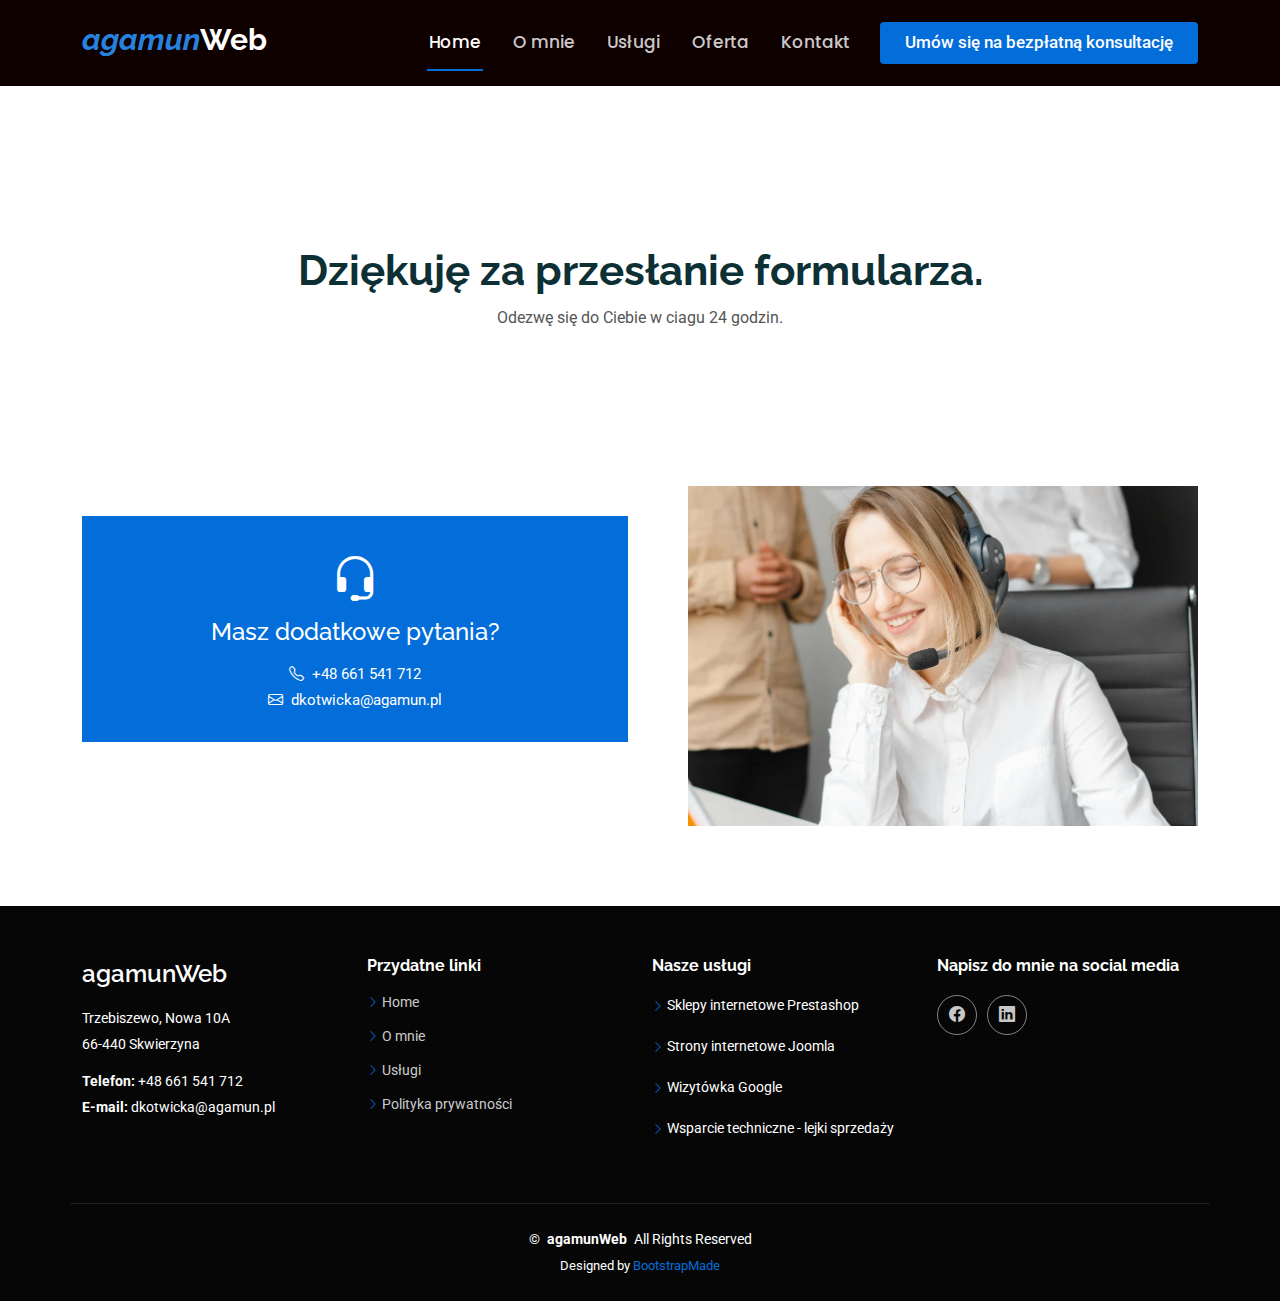
<file: dziekujemy.html>
<!DOCTYPE html>
<html lang="pl">

<head>
  <meta charset="utf-8">
  <meta content="width=device-width, initial-scale=1.0" name="viewport">
  <title>agamun Web Design - Dagmara Kotwicka</title>
  <meta name="description" content="">
  <meta name="keywords" content="">

  <!-- Favicons -->
  <link href="assets/img/favicon.png" rel="icon">
  <link href="assets/img/apple-touch-icon.png" rel="apple-touch-icon">

  <!-- Fonts -->
  <link href="https://fonts.googleapis.com" rel="preconnect">
  <link href="https://fonts.gstatic.com" rel="preconnect" crossorigin>
  <link href="https://fonts.googleapis.com/css2?family=Roboto:ital,wght@0,100;0,300;0,400;0,500;0,700;0,900;1,100;1,300;1,400;1,500;1,700;1,900&family=Poppins:ital,wght@0,100;0,200;0,300;0,400;0,500;0,600;0,700;0,800;0,900;1,100;1,200;1,300;1,400;1,500;1,600;1,700;1,800;1,900&family=Raleway:ital,wght@0,100;0,200;0,300;0,400;0,500;0,600;0,700;0,800;0,900;1,100;1,200;1,300;1,400;1,500;1,600;1,700;1,800;1,900&display=swap" rel="stylesheet">

  <!-- Vendor CSS Files -->
  <link href="assets/vendor/bootstrap/css/bootstrap.min.css" rel="stylesheet">
  <link href="assets/vendor/bootstrap-icons/bootstrap-icons.css" rel="stylesheet">
  <link href="assets/vendor/aos/aos.css" rel="stylesheet">
  <link href="assets/vendor/swiper/swiper-bundle.min.css" rel="stylesheet">
  <link href="assets/vendor/glightbox/css/glightbox.min.css" rel="stylesheet">

  <!-- Main CSS File -->
  <link href="assets/css/main.css" rel="stylesheet">

  <!-- =======================================================
  * Template Name: eBusiness
  * Template URL: https://bootstrapmade.com/ebusiness-bootstrap-corporate-template/
  * Updated: Jun 23 2025 with Bootstrap v5.3.6
  * Author: BootstrapMade.com
  * License: https://bootstrapmade.com/license/
  ======================================================== -->
</head>

<body class="service-details-page">

  <header id="header" class="header d-flex align-items-center sticky-top">
    <div class="container-fluid container-xl position-relative d-flex align-items-center">

      <a href="index.html" class="logo d-flex align-items-center me-auto">
        <!-- Uncomment the line below if you also wish to use an image logo -->
        <!-- <img src="assets/img/logo.webp" alt=""> -->
        <h1 class="sitename"><span>agamun</span>Web</h1>
      </a>

      <nav id="navmenu" class="navmenu">
        <ul>
          <li><a href="#home" class="active">Home</a></li>
          <li><a href="#o-mnie">O mnie</a></li>
          <li><a href="#uslugi">Usługi</a></li>
          <li><a href="#oferta">Oferta</a></li>
          <li><a href="#kontakt">Kontakt</a></li>
        </ul>
        <i class="mobile-nav-toggle d-xl-none bi bi-list"></i>
      </nav>

      <a class="btn-getstarted" href="index.html#kontakt">Umów się na bezpłatną konsultację</a>

    </div>
  </header>

  <main class="main">

    <!-- Page Title -->
    <div class="page-title">
      <div class="container position-relative">
        <h1>Dziękuję za przesłanie formularza.</h1>
        <p>Odezwę się do Ciebie w ciagu 24 godzin.</p>
      </div>
    </div><!-- End Page Title -->

    <!-- Service Details Section -->
    <section id="service-details" class="service-details section">
      <div class="container">
        <div class="row gy-5">
          <div class="col-lg-6" data-aos="fade-up" data-aos-delay="100">
            <div class="help-box d-flex flex-column justify-content-center align-items-center">
              <i class="bi bi-headset help-icon"></i>
              <h4>Masz dodatkowe pytania?</h4>
              <p class="d-flex align-items-center mt-2 mb-0"><i class="bi bi-telephone me-2"></i> <span>+48 661 541 712</span></p>
              <p class="d-flex align-items-center mt-1 mb-0"><i class="bi bi-envelope me-2"></i> <a href="mailto:contact@example.com">dkotwicka@agamun.pl</a></p>
            </div>
          </div>
          <div class="col-lg-6 ps-lg-5" data-aos="fade-up" data-aos-delay="200">
            <img src="assets/img/services/services-4.webp" alt="" class="img-fluid services-img">
          </div>
        </div>
      </div>

    </section><!-- /Service Details Section -->

  </main>

  <footer id="footer" class="footer dark-background">

    <div class="container footer-top">
      <div class="row gy-4">
        <div class="col-lg-3 col-md-6 footer-about">
          <a href="index.html" class="d-flex align-items-center">
            <span class="sitename">agamunWeb</span>
          </a>
          <div class="footer-contact pt-3">
            <p>Trzebiszewo, Nowa 10A</p>
            <p>66-440 Skwierzyna</p>
            <p class="mt-3"><strong>Telefon:</strong> <span>+48 661 541 712</span></p>
            <p><strong>E-mail:</strong> <span>dkotwicka@agamun.pl</span></p>
          </div>
        </div>

        <div class="col-lg-3 col-md-3 footer-links">
          <h4>Przydatne linki</h4>
          <ul>
            <li><i class="bi bi-chevron-right"></i> <a href="#home">Home</a></li>
            <li><i class="bi bi-chevron-right"></i> <a href="#o-mnie">O mnie</a></li>
            <li><i class="bi bi-chevron-right"></i> <a href="#uslugi">Usługi</a></li>
            <li><i class="bi bi-chevron-right"></i> <a href="#">Polityka prywatności</a></li>
          </ul>
        </div>

        <div class="col-lg-3 col-md-3 footer-links">
          <h4>Nasze usługi</h4>
          <ul>
            <li><i class="bi bi-chevron-right"></i> Sklepy internetowe Prestashop</li>
            <li><i class="bi bi-chevron-right"></i> Strony internetowe Joomla</li>
            <li><i class="bi bi-chevron-right"></i> Wizytówka Google</li>
            <li><i class="bi bi-chevron-right"></i> Wsparcie techniczne - lejki sprzedaży</li>
          </ul>
        </div>

        <div class="col-lg-3 col-md-12">
          <h4>Napisz do mnie na social media</h4>
          <div class="social-links d-flex">
            <a href=""><i class="bi bi-facebook"></i></a>
            <a href=""><i class="bi bi-linkedin"></i></a>
          </div>
        </div>

      </div>
    </div>

    <div class="container copyright text-center mt-4">
      <p>© <span></span> <strong class="px-1 sitename">agamunWeb</strong> <span>All Rights Reserved</span></p>
      <div class="credits">
        <!-- All the links in the footer should remain intact. -->
        <!-- You can delete the links only if you've purchased the pro version. -->
        <!-- Licensing information: https://bootstrapmade.com/license/ -->
        <!-- Purchase the pro version with working PHP/AJAX contact form: [buy-url] -->
        Designed by <a href="https://bootstrapmade.com/">BootstrapMade</a>
      </div>
    </div>

  </footer>

  <!-- Scroll Top -->
  <a href="#" id="scroll-top" class="scroll-top d-flex align-items-center justify-content-center"><i class="bi bi-arrow-up-short"></i></a>

  <!-- Preloader -->
  <div id="preloader"></div>

  <!-- Vendor JS Files -->
  <script src="assets/vendor/bootstrap/js/bootstrap.bundle.min.js"></script>
  <script src="assets/vendor/php-email-form/validate.js"></script>
  <script src="assets/vendor/aos/aos.js"></script>
  <script src="assets/vendor/purecounter/purecounter_vanilla.js"></script>
  <script src="assets/vendor/swiper/swiper-bundle.min.js"></script>
  <script src="assets/vendor/glightbox/js/glightbox.min.js"></script>
  <script src="assets/vendor/imagesloaded/imagesloaded.pkgd.min.js"></script>
  <script src="assets/vendor/isotope-layout/isotope.pkgd.min.js"></script>

  <!-- Main JS File -->
  <script src="assets/js/main.js"></script>

</body>

</html>
</file>
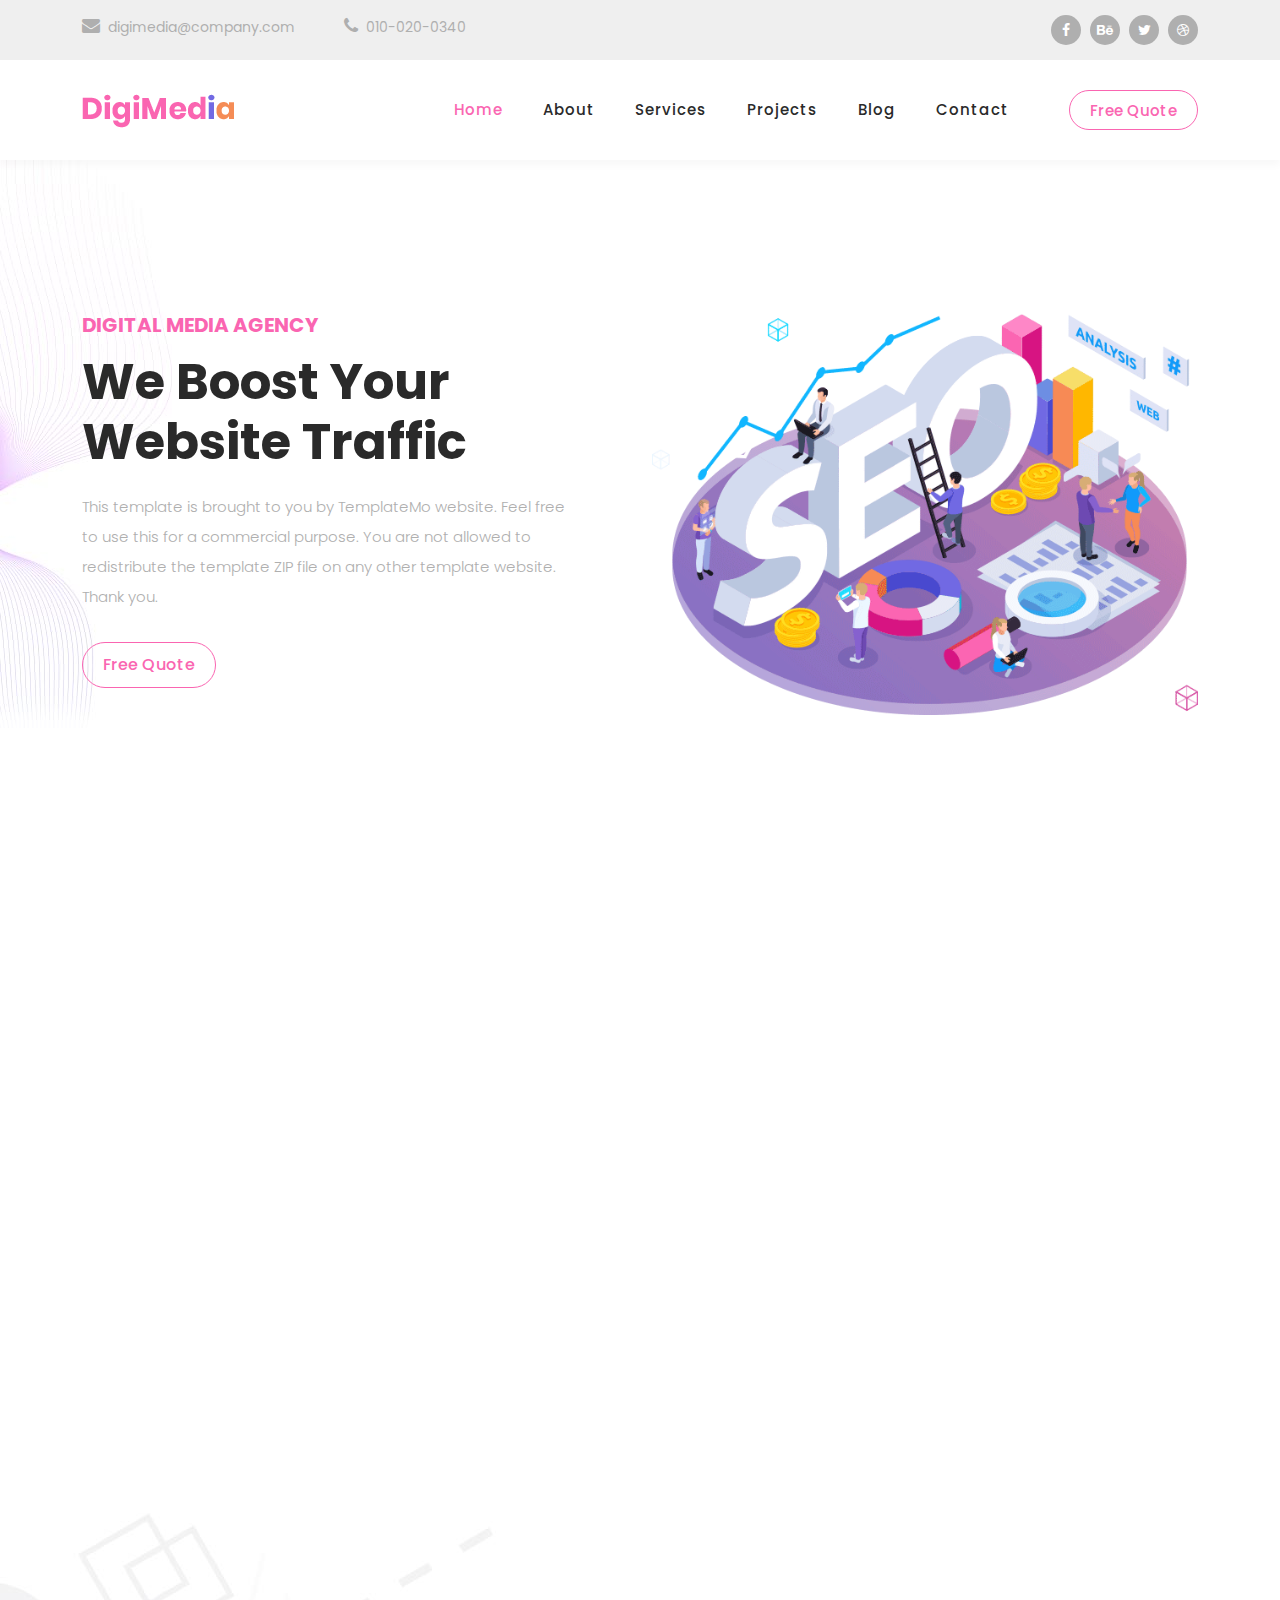
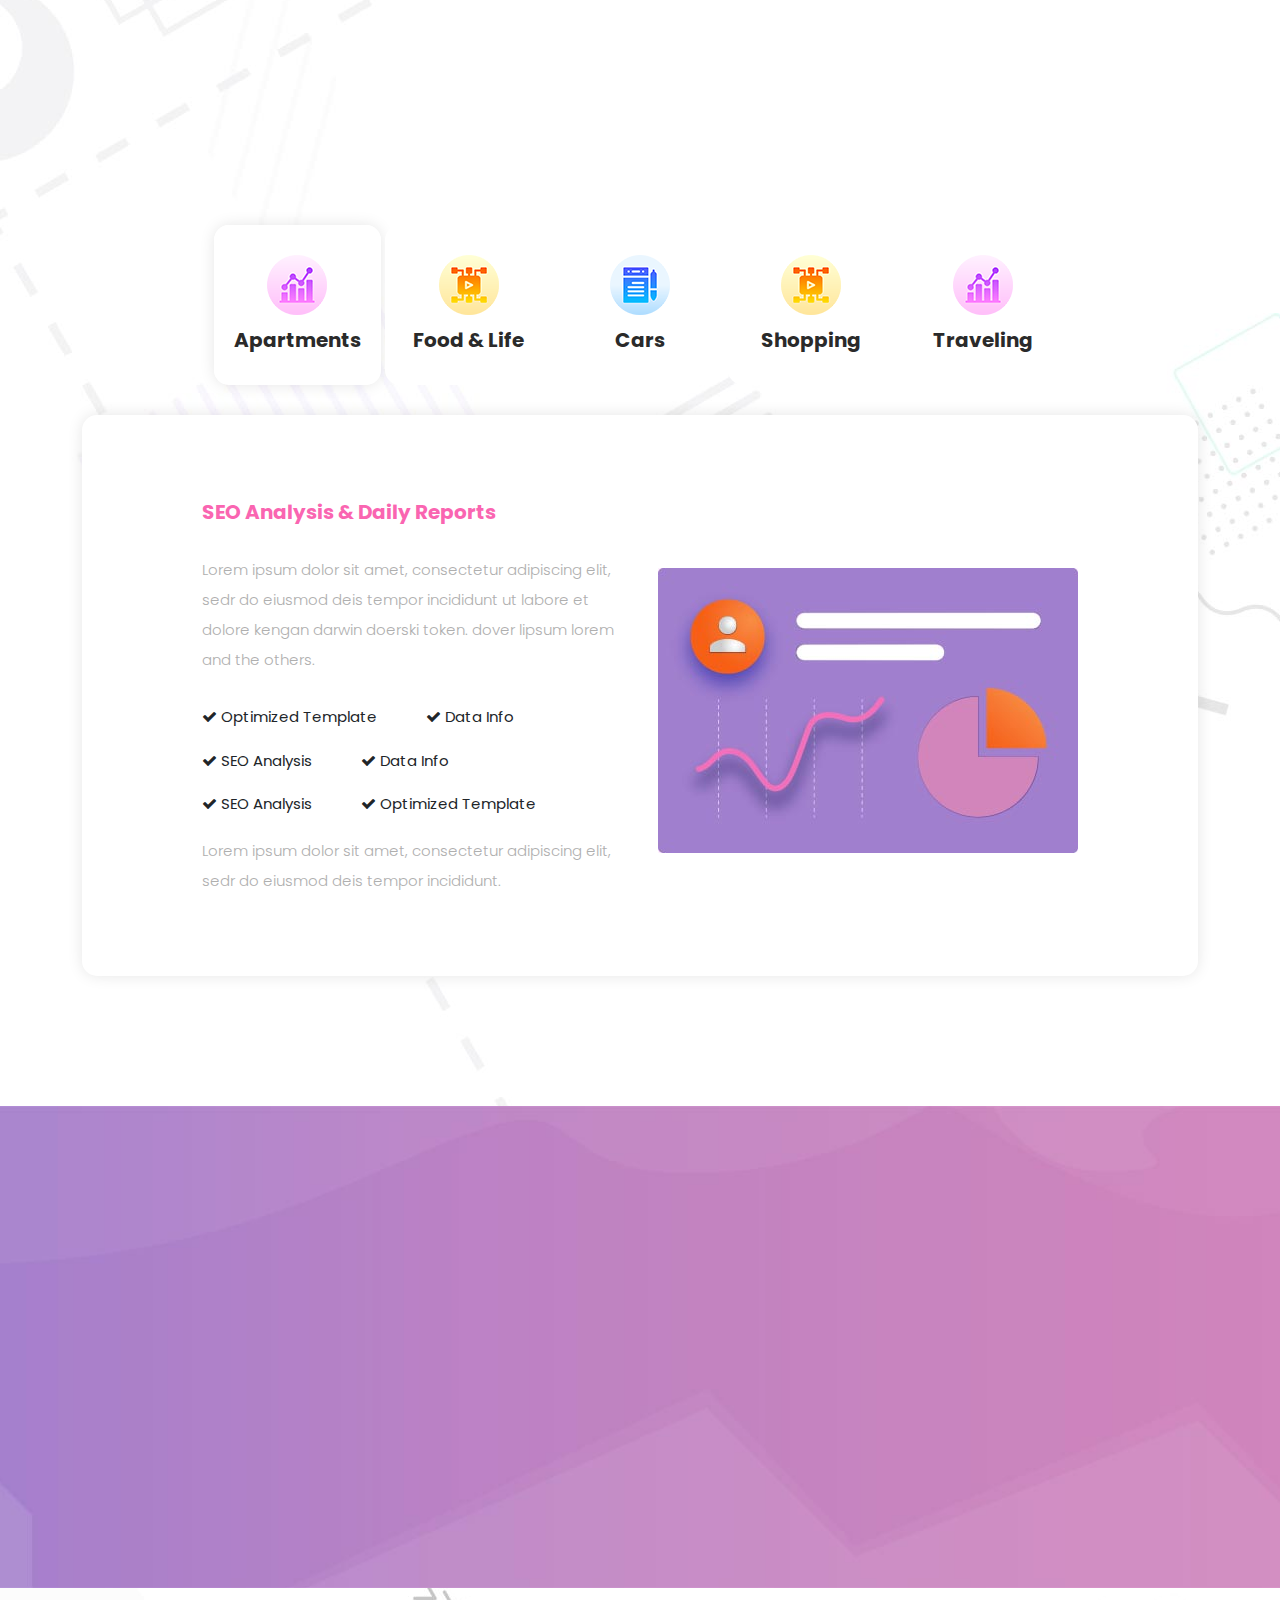
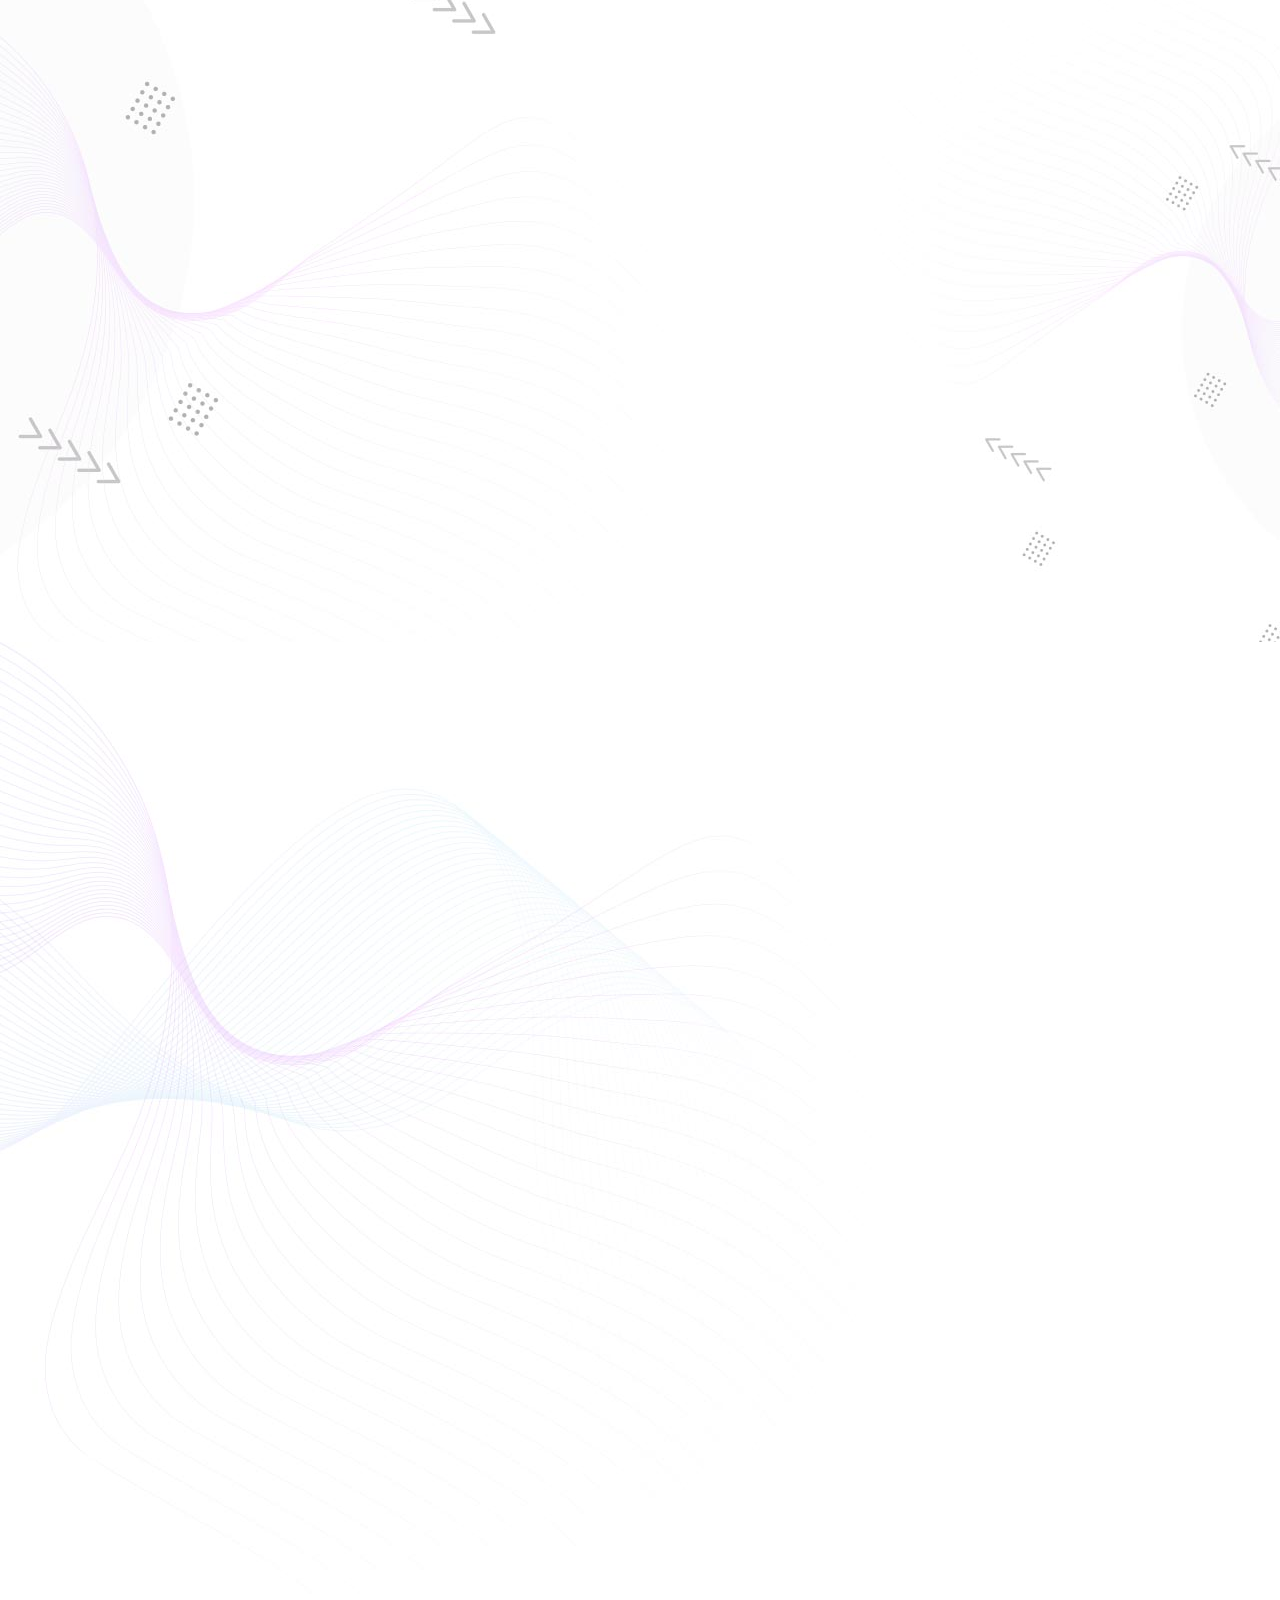
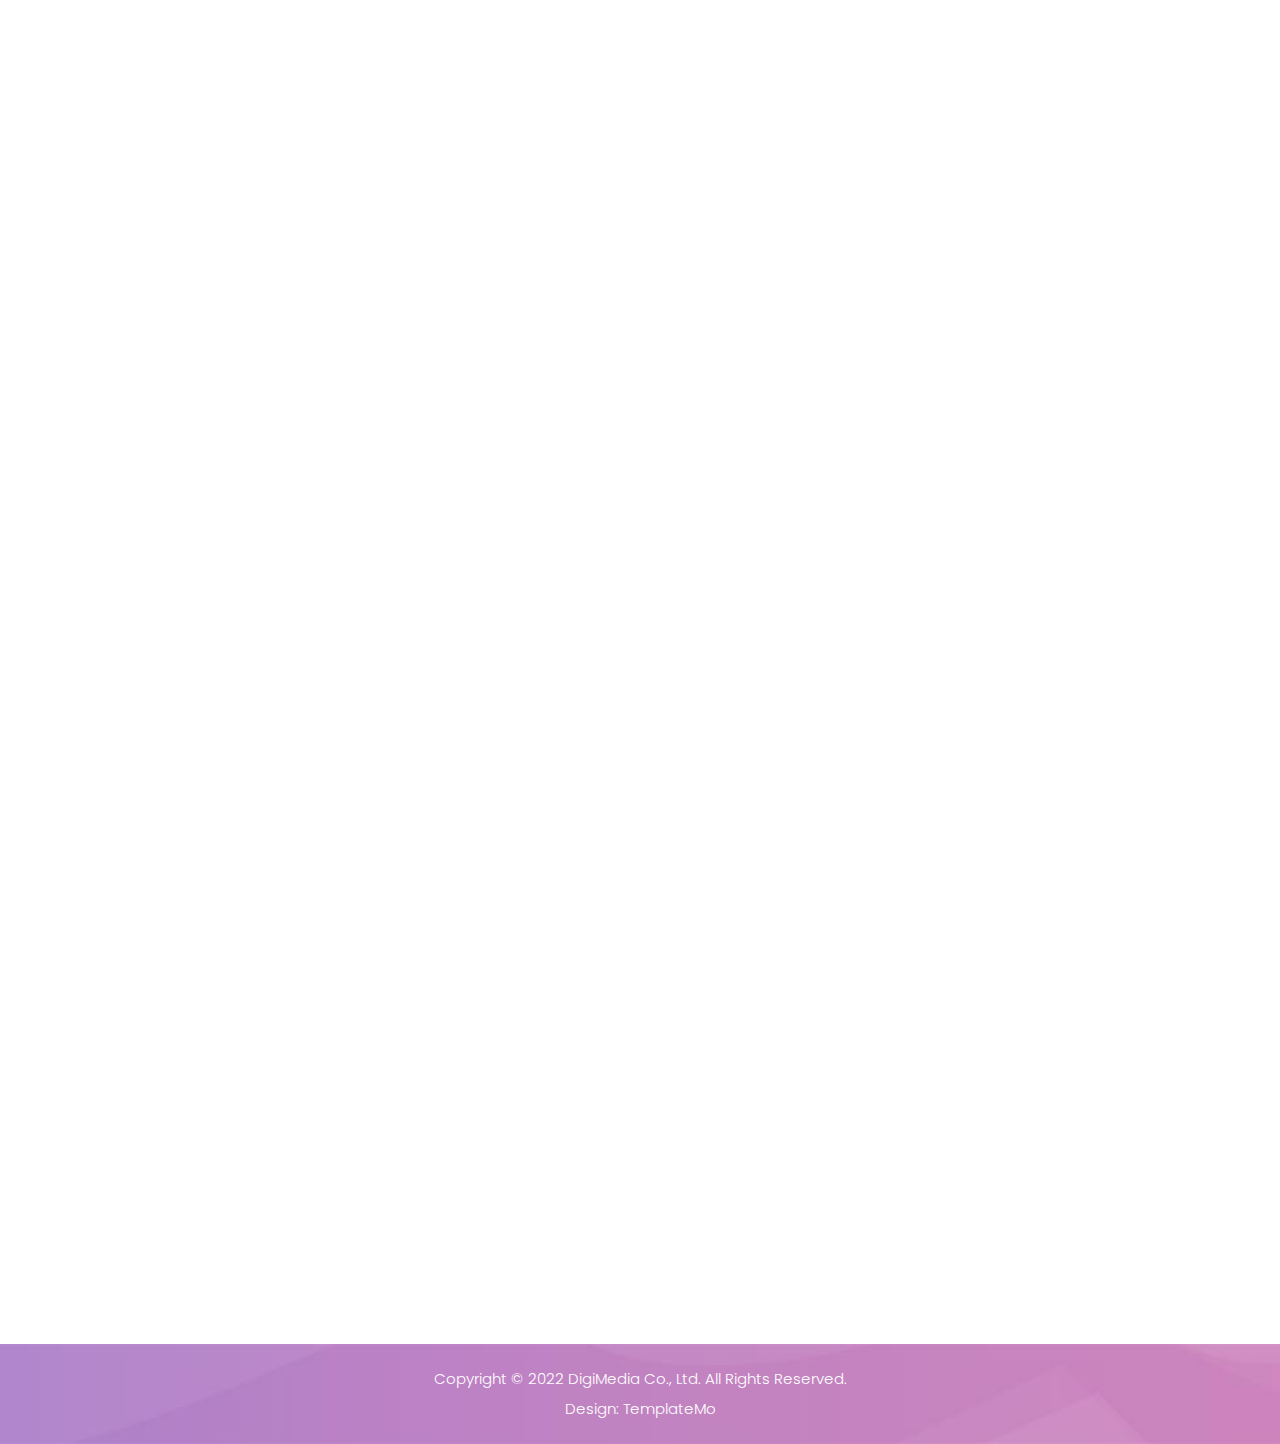
<file: homepage_1.html>
<!DOCTYPE html>
<html lang="en">

  <head>

    <meta charset="UTF-8">
    <meta name="viewport" content="width=device-width, initial-scale=1, shrink-to-fit=no">
    <meta name="description" content="">
    <meta name="author" content="">
    <link rel="preconnect" href="https://fonts.googleapis.com">
    <link rel="preconnect" href="https://fonts.gstatic.com" crossorigin>
    <link href="https://fonts.googleapis.com/css2?family=Poppins:wght@100;200;300;400;500;600;700;800;900&display=swap" rel="stylesheet">

    <title>DigiMedia - Creative SEO HTML5 Template</title>

    <!-- Bootstrap core CSS -->
    <link href="vendor/bootstrap/css/bootstrap.min.css" rel="stylesheet">


    <!-- Additional CSS Files -->
    <link rel="stylesheet" href="assets/css/fontawesome.css">
    <link rel="stylesheet" href="assets/css/templatemo-digimedia-v1.css">
    <link rel="stylesheet" href="assets/css/animated.css">
    <link rel="stylesheet" href="assets/css/owl.css">
<!--

TemplateMo 568 DigiMedia

https://templatemo.com/tm-568-digimedia

-->
  </head>

<body>

  <!-- ***** Preloader Start ***** -->
  <div id="js-preloader" class="js-preloader">
    <div class="preloader-inner">
      <span class="dot"></span>
      <div class="dots">
        <span></span>
        <span></span>
        <span></span>
      </div>
    </div>
  </div>
  <!-- ***** Preloader End ***** -->

  <!-- Pre-header Starts -->
  <div class="pre-header">
    <div class="container">
      <div class="row">
        <div class="col-lg-8 col-sm-8 col-7">
          <ul class="info">
            <li><a href="#"><i class="fa fa-envelope"></i>digimedia@company.com</a></li>
            <li><a href="#"><i class="fa fa-phone"></i>010-020-0340</a></li>
          </ul>
        </div>
        <div class="col-lg-4 col-sm-4 col-5">
          <ul class="social-media">
            <li><a href="#"><i class="fa fa-facebook"></i></a></li>
            <li><a href="#"><i class="fa fa-behance"></i></a></li>
            <li><a href="#"><i class="fa fa-twitter"></i></a></li>
            <li><a href="#"><i class="fa fa-dribbble"></i></a></li>
          </ul>
        </div>
      </div>
    </div>
  </div>
  <!-- Pre-header End -->

  <!-- ***** Header Area Start ***** -->
  <header class="header-area header-sticky wow slideInDown" data-wow-duration="0.75s" data-wow-delay="0s">
    <div class="container">
      <div class="row">
        <div class="col-12">
          <nav class="main-nav">
            <!-- ***** Logo Start ***** -->
            <a href="index.html" class="logo">
              <img src="assets/images/logo-v1.png" alt="">
            </a>
            <!-- ***** Logo End ***** -->
            <!-- ***** Menu Start ***** -->
            <ul class="nav">
              <li class="scroll-to-section"><a href="#top" class="active">Home</a></li>
              <li class="scroll-to-section"><a href="#about">About</a></li>
              <li class="scroll-to-section"><a href="#services">Services</a></li>
              <li class="scroll-to-section"><a href="#portfolio">Projects</a></li>
              <li class="scroll-to-section"><a href="#blog">Blog</a></li>
              <li class="scroll-to-section"><a href="#contact">Contact</a></li> 
              <li class="scroll-to-section"><div class="border-first-button"><a href="#contact">Free Quote</a></div></li> 
            </ul>        
            <a class='menu-trigger'>
                <span>Menu</span>
            </a>
            <!-- ***** Menu End ***** -->
          </nav>
        </div>
      </div>
    </div>
  </header>
  <!-- ***** Header Area End ***** -->

  <div class="main-banner wow fadeIn" id="top" data-wow-duration="1s" data-wow-delay="0.5s">
    <div class="container">
      <div class="row">
        <div class="col-lg-12">
          <div class="row">
            <div class="col-lg-6 align-self-center">
              <div class="left-content show-up header-text wow fadeInLeft" data-wow-duration="1s" data-wow-delay="1s">
                <div class="row">
                  <div class="col-lg-12">
                    <h6>Digital Media Agency</h6>
                    <h2>We Boost Your Website Traffic</h2>
                    <p>This template is brought to you by TemplateMo website. Feel free to use this for a commercial purpose. You are not allowed to redistribute the template ZIP file on any other template website. Thank you.</p>
                  </div>
                  <div class="col-lg-12">
                    <div class="border-first-button scroll-to-section">
                      <a href="#contact">Free Quote</a>
                    </div>
                  </div>
                </div>
              </div>
            </div>
            <div class="col-lg-6">
              <div class="right-image wow fadeInRight" data-wow-duration="1s" data-wow-delay="0.5s">
                <img src="assets/images/slider-dec.png" alt="">
              </div>
            </div>
          </div>
        </div>
      </div>
    </div>
  </div>

  <div id="about" class="about section">
    <div class="container">
      <div class="row">
        <div class="col-lg-12">
          <div class="row">
            <div class="col-lg-6">
              <div class="about-left-image  wow fadeInLeft" data-wow-duration="1s" data-wow-delay="0.5s">
                <img src="assets/images/about-dec.png" alt="">
              </div>
            </div>
            <div class="col-lg-6 align-self-center  wow fadeInRight" data-wow-duration="1s" data-wow-delay="0.5s">
              <div class="about-right-content">
                <div class="section-heading">
                  <h6>About Us</h6>
                  <h4>Who is DigiMedia <em>Agency</em></h4>
                  <div class="line-dec"></div>
                </div>
                <p>We hope this DigiMedia template is useful for your work. You can use this template for any purpose. You may <a rel="nofollow" href="http://paypal.me/templatemo" target="_blank">contribute a little amount</a> via PayPal to <a href="https://templatemo.com/contact" target="_blank">support TemplateMo</a> in creating new templates regularly.</p>
                <div class="row">
                  <div class="col-lg-4 col-sm-4">
                    <div class="skill-item first-skill-item wow fadeIn" data-wow-duration="1s" data-wow-delay="0s">
                      <div class="progress" data-percentage="90">
                        <span class="progress-left">
                          <span class="progress-bar"></span>
                        </span>
                        <span class="progress-right">
                          <span class="progress-bar"></span>
                        </span>
                        <div class="progress-value">
                          <div>
                            90%<br>
                            <span>Coding</span>
                          </div>
                        </div>
                      </div>
                    </div>
                  </div>
                  <div class="col-lg-4 col-sm-4">
                    <div class="skill-item second-skill-item wow fadeIn" data-wow-duration="1s" data-wow-delay="0s">
                      <div class="progress" data-percentage="80">
                        <span class="progress-left">
                          <span class="progress-bar"></span>
                        </span>
                        <span class="progress-right">
                          <span class="progress-bar"></span>
                        </span>
                        <div class="progress-value">
                          <div>
                            80%<br>
                            <span>Photoshop</span>
                          </div>
                        </div>
                      </div>
                    </div>
                  </div>
                  <div class="col-lg-4 col-sm-4">
                    <div class="skill-item third-skill-item wow fadeIn" data-wow-duration="1s" data-wow-delay="0s">
                      <div class="progress" data-percentage="80">
                        <span class="progress-left">
                          <span class="progress-bar"></span>
                        </span>
                        <span class="progress-right">
                          <span class="progress-bar"></span>
                        </span>
                        <div class="progress-value">
                          <div>
                            80%<br>
                            <span>Animation</span>
                          </div>
                        </div>
                      </div>
                    </div>
                  </div>
                </div> 
              </div>
            </div>
          </div>
        </div>
      </div>
    </div>
  </div>

  <div id="services" class="services section">
    <div class="container">
      <div class="row">
        <div class="col-lg-12">
          <div class="section-heading  wow fadeInDown" data-wow-duration="1s" data-wow-delay="0.5s">
            <h6>Our Services</h6>
            <h4>What Our Agency <em>Provides</em></h4>
            <div class="line-dec"></div>
          </div>
        </div>
        <div class="col-lg-12">
          <div class="naccs">
            <div class="grid">
              <div class="row">
                <div class="col-lg-12">
                  <div class="menu">
                    <div class="first-thumb active">
                      <div class="thumb">
                        <span class="icon"><img src="assets/images/service-icon-01.png" alt=""></span>
                        Apartments
                      </div>
                    </div>
                    <div>
                      <div class="thumb">                 
                        <span class="icon"><img src="assets/images/service-icon-02.png" alt=""></span>
                        Food &amp; Life
                      </div>
                    </div>
                    <div>
                      <div class="thumb">                 
                        <span class="icon"><img src="assets/images/service-icon-03.png" alt=""></span>
                        Cars
                      </div>
                    </div>
                    <div>
                      <div class="thumb">                 
                        <span class="icon"><img src="assets/images/service-icon-04.png" alt=""></span>
                        Shopping
                      </div>
                    </div>
                    <div class="last-thumb">
                      <div class="thumb">                 
                        <span class="icon"><img src="assets/images/service-icon-01.png" alt=""></span>
                        Traveling
                      </div>
                    </div>
                  </div>
                </div> 
                <div class="col-lg-12">
                  <ul class="nacc">
                    <li class="active">
                      <div>
                        <div class="thumb">
                          <div class="row">
                            <div class="col-lg-6 align-self-center">
                              <div class="left-text">
                                <h4>SEO Analysis &amp; Daily Reports</h4>
                                <p>Lorem ipsum dolor sit amet, consectetur adipiscing elit, sedr do eiusmod deis tempor incididunt ut labore et dolore kengan darwin doerski token.
                                  dover lipsum lorem and the others.</p>
                                <div class="ticks-list"><span><i class="fa fa-check"></i> Optimized Template</span> <span><i class="fa fa-check"></i> Data Info</span> <span><i class="fa fa-check"></i> SEO Analysis</span>
                                  <span><i class="fa fa-check"></i> Data Info</span> <span><i class="fa fa-check"></i> SEO Analysis</span> <span><i class="fa fa-check"></i> Optimized Template</span></div>
                                <p>Lorem ipsum dolor sit amet, consectetur adipiscing elit, sedr do eiusmod deis tempor incididunt.</p>
                              </div>
                            </div>
                            <div class="col-lg-6 align-self-center">
                              <div class="right-image">
                                <img src="assets/images/services-image.jpg" alt="">
                              </div>
                            </div>
                          </div>
                        </div>
                      </div>
                    </li>
                    <li>
                      <div>
                        <div class="thumb">
                          <div class="row">
                            <div class="col-lg-6 align-self-center">
                              <div class="left-text">
                                <h4>Healthy Food &amp; Life</h4>
                                <p>Lorem ipsum dolor sit amet, consectetur adipiscing elit, sedr do eiusmod deis tempor incididunt ut labore et dolore kengan darwin doerski token.
                                  dover lipsum lorem and the others.</p>
                                <div class="ticks-list"><span><i class="fa fa-check"></i> Optimized Template</span> <span><i class="fa fa-check"></i> Data Info</span> <span><i class="fa fa-check"></i> SEO Analysis</span>
                                  <span><i class="fa fa-check"></i> Data Info</span> <span><i class="fa fa-check"></i> SEO Analysis</span> <span><i class="fa fa-check"></i> Optimized Template</span></div>
                                <p>Lorem ipsum dolor sit amet, consectetur adipiscing elit, sedr do eiusmod deis tempor incididunt.</p>
                              </div>
                            </div>
                            <div class="col-lg-6 align-self-center">
                              <div class="right-image">
                                <img src="assets/images/services-image-02.jpg" alt="">
                              </div>
                            </div>
                          </div>
                        </div>
                      </div>
                    </li>
                    <li>
                      <div>
                        <div class="thumb">
                          <div class="row">
                            <div class="col-lg-6 align-self-center">
                              <div class="left-text">
                                <h4>Car Re-search &amp; Transport</h4>
                                <p>Lorem ipsum dolor sit amet, consectetur adipiscing elit, sedr do eiusmod deis tempor incididunt ut labore et dolore kengan darwin doerski token.
                                  dover lipsum lorem and the others.</p>
                                <div class="ticks-list"><span><i class="fa fa-check"></i> Optimized Template</span> <span><i class="fa fa-check"></i> Data Info</span> <span><i class="fa fa-check"></i> SEO Analysis</span>
                                  <span><i class="fa fa-check"></i> Data Info</span> <span><i class="fa fa-check"></i> SEO Analysis</span> <span><i class="fa fa-check"></i> Optimized Template</span></div>
                                <p>Lorem ipsum dolor sit amet, consectetur adipiscing elit, sedr do eiusmod deis tempor incididunt.</p>
                              </div>
                            </div>
                            <div class="col-lg-6 align-self-center">
                              <div class="right-image">
                                <img src="assets/images/services-image-03.jpg" alt="">
                              </div>
                            </div>
                          </div>
                        </div>
                      </div>
                    </li>
                    <li>
                      <div>
                        <div class="thumb">
                          <div class="row">
                            <div class="col-lg-6 align-self-center">
                              <div class="left-text">
                                <h4>Online Shopping &amp; Tracking ID</h4>
                                <p>Lorem ipsum dolor sit amet, consectetur adipiscing elit, sedr do eiusmod deis tempor incididunt ut labore et dolore kengan darwin doerski token.
                                  dover lipsum lorem and the others.</p>
                                <div class="ticks-list"><span><i class="fa fa-check"></i> Optimized Template</span> <span><i class="fa fa-check"></i> Data Info</span> <span><i class="fa fa-check"></i> SEO Analysis</span>
                                  <span><i class="fa fa-check"></i> Data Info</span> <span><i class="fa fa-check"></i> SEO Analysis</span> <span><i class="fa fa-check"></i> Optimized Template</span></div>
                                <p>Lorem ipsum dolor sit amet, consectetur adipiscing elit, sedr do eiusmod deis tempor incididunt.</p>
                              </div>
                            </div>
                            <div class="col-lg-6 align-self-center">
                              <div class="right-image">
                                <img src="assets/images/services-image-04.jpg" alt="">
                              </div>
                            </div>
                          </div>
                        </div>
                      </div>
                    </li>
                    <li>
                      <div>
                        <div class="thumb">
                          <div class="row">
                            <div class="col-lg-6 align-self-center">
                              <div class="left-text">
                                <h4>Enjoy &amp; Travel</h4>
                                <p>Lorem ipsum dolor sit amet, consectetur adipiscing elit, sedr do eiusmod deis tempor incididunt ut labore et dolore kengan darwin doerski token.
                                  dover lipsum lorem and the others.</p>
                                <div class="ticks-list"><span><i class="fa fa-check"></i> Optimized Template</span> <span><i class="fa fa-check"></i> Data Info</span> <span><i class="fa fa-check"></i> SEO Analysis</span>
                                  <span><i class="fa fa-check"></i> Data Info</span> <span><i class="fa fa-check"></i> SEO Analysis</span> <span><i class="fa fa-check"></i> Optimized Template</span></div>
                                <p>Lorem ipsum dolor sit amet, consectetur adipiscing elit, sedr do eiusmod deis tempor incididunt.</p>
                              </div>
                            </div>
                            <div class="col-lg-6 align-self-center">
                              <div class="right-image">
                                <img src="assets/images/services-image.jpg" alt="">
                              </div>
                            </div>
                          </div>
                        </div>
                      </div>
                    </li>
                  </ul>
                </div>          
              </div>
            </div>
          </div>
        </div>
      </div>
    </div>
  </div>

  
  <div id="free-quote" class="free-quote">
    <div class="container">
      <div class="row">
        <div class="col-lg-4 offset-lg-4">
          <div class="section-heading  wow fadeIn" data-wow-duration="1s" data-wow-delay="0.3s">
            <h6>Get Your Free Quote</h6>
            <h4>Grow With Us Now</h4>
            <div class="line-dec"></div>
          </div>
        </div>
        <div class="col-lg-8 offset-lg-2  wow fadeIn" data-wow-duration="1s" data-wow-delay="0.8s">
          <form id="search" action="#" method="GET">
            <div class="row">
              <div class="col-lg-4 col-sm-4">
                <fieldset>
                  <input type="web" name="web" class="website" placeholder="Your website URL..." autocomplete="on" required>
                </fieldset>
              </div>
              <div class="col-lg-4 col-sm-4">
                <fieldset>
                  <input type="address" name="address" class="email" placeholder="Email Address..." autocomplete="on" required>
                </fieldset>
              </div>
              <div class="col-lg-4 col-sm-4">
                <fieldset>
                  <button type="submit" class="main-button">Get Quote Now</button>
                </fieldset>
              </div>
            </div>
          </form>
        </div>
      </div>
    </div>
  </div>


  <div id="portfolio" class="our-portfolio section">
    <div class="container">
      <div class="row">
        <div class="col-lg-5">
          <div class="section-heading wow fadeInLeft" data-wow-duration="1s" data-wow-delay="0.3s">
            <h6>Our Portofolio</h6>
            <h4>See Our Recent <em>Projects</em></h4>
            <div class="line-dec"></div>
          </div>
        </div>
      </div>
    </div>
    <div class="container-fluid wow fadeIn" data-wow-duration="1s" data-wow-delay="0.7s">
      <div class="row">
        <div class="col-lg-12">
          <div class="loop owl-carousel">
            <div class="item">
              <a href="#">
                <div class="portfolio-item">
                <div class="thumb">
                  <img src="assets/images/portfolio-01.jpg" alt="">
                </div>
                <div class="down-content">
                  <h4>Website Builder</h4>
                  <span>Marketing</span>
                </div>
              </div>
              </a>  
            </div>
            <div class="item">
              <a href="#">
                <div class="portfolio-item">
                <div class="thumb">
                  <img src="assets/images/portfolio-01.jpg" alt="">
                </div>
                <div class="down-content">
                  <h4>Website Builder</h4>
                  <span>Marketing</span>
                </div>
              </div>
              </a>  
            </div>
            <div class="item">
              <a href="#">
                <div class="portfolio-item">
                <div class="thumb">
                  <img src="assets/images/portfolio-02.jpg" alt="">
                </div>
                <div class="down-content">
                  <h4>Website Builder</h4>
                  <span>Marketing</span>
                </div>
              </div>
              </a>  
            </div>
            <div class="item">
              <a href="#">
                <div class="portfolio-item">
                <div class="thumb">
                  <img src="assets/images/portfolio-03.jpg" alt="">
                </div>
                <div class="down-content">
                  <h4>Website Builder</h4>
                  <span>Marketing</span>
                </div>
              </div>
              </a>  
            </div>
            <div class="item">
              <a href="#">
                <div class="portfolio-item">
                <div class="thumb">
                  <img src="assets/images/portfolio-04.jpg" alt="">
                </div>
                <div class="down-content">
                  <h4>Website Builder</h4>
                  <span>Marketing</span>
                </div>
              </div>
              </a>  
            </div>
          </div>
        </div>
      </div>
    </div>
  </div>
  
  <div id="blog" class="blog">
    <div class="container">
      <div class="row">
        <div class="col-lg-4 offset-lg-4  wow fadeInDown" data-wow-duration="1s" data-wow-delay="0.3s">
          <div class="section-heading">
            <h6>Recent News</h6>
            <h4>Check Our Blog <em>Posts</em></h4>
            <div class="line-dec"></div>
          </div>
        </div>
        <div class="col-lg-6 show-up wow fadeInUp" data-wow-duration="1s" data-wow-delay="0.3s">
          <div class="blog-post">
            <div class="thumb">
              <a href="#"><img src="assets/images/blog-post-01.jpg" alt=""></a>
            </div>
            <div class="down-content">
              <span class="category">SEO Analysis</span>
              <span class="date">03 August 2021</span>
              <a href="#"><h4>Lorem Ipsum Dolor Sit Amet, Consectetur Adelore
                Eiusmod Tempor Incididunt</h4></a>
              <p>Lorem ipsum dolor sit amet, consectetur adipiscing elit, sed doers itii eiumod deis tempor incididunt ut labore.</p>
              <span class="author"><img src="assets/images/author-post.jpg" alt="">By: Andrea Mentuzi</span>
              <div class="border-first-button"><a href="#">Discover More</a></div>
            </div>
          </div>
        </div>
        <div class="col-lg-6 wow fadeInUp" data-wow-duration="1s" data-wow-delay="0.3s">
          <div class="blog-posts">
            <div class="row">
              <div class="col-lg-12">
                <div class="post-item">
                  <div class="thumb">
                    <a href="#"><img src="assets/images/blog-post-02.jpg" alt=""></a>
                  </div>
                  <div class="right-content">
                    <span class="category">SEO Analysis</span>
                    <span class="date">24 September 2021</span>
                    <a href="#"><h4>Lorem Ipsum Dolor Sit Amei Eiusmod Tempor</h4></a>
                    <p>Lorem ipsum dolor sit amet, cocteturi adipiscing eliterski.</p>
                  </div>
                </div>
              </div>
              <div class="col-lg-12">
                <div class="post-item">
                  <div class="thumb">
                    <a href="#"><img src="assets/images/blog-post-03.jpg" alt=""></a>
                  </div>
                  <div class="right-content">
                    <span class="category">SEO Analysis</span>
                    <span class="date">24 September 2021</span>
                    <a href="#"><h4>Lorem Ipsum Dolor Sit Amei Eiusmod Tempor</h4></a>
                    <p>Lorem ipsum dolor sit amet, cocteturi adipiscing eliterski.</p>
                  </div>
                </div>
              </div>
              <div class="col-lg-12">
                <div class="post-item last-post-item">
                  <div class="thumb">
                    <a href="#"><img src="assets/images/blog-post-04.jpg" alt=""></a>
                  </div>
                  <div class="right-content">
                    <span class="category">SEO Analysis</span>
                    <span class="date">24 September 2021</span>
                    <a href="#"><h4>Lorem Ipsum Dolor Sit Amei Eiusmod Tempor</h4></a>
                    <p>Lorem ipsum dolor sit amet, cocteturi adipiscing eliterski.</p>
                  </div>
                </div>
              </div>
            </div>
          </div>
        </div>
      </div>
    </div>
  </div>  

  <div id="contact" class="contact-us section">
    <div class="container">
      <div class="row">
        <div class="col-lg-6 offset-lg-3">
          <div class="section-heading wow fadeIn" data-wow-duration="1s" data-wow-delay="0.5s">
            <h6>Contact Us</h6>
            <h4>Get In Touch With Us <em>Now</em></h4>
            <div class="line-dec"></div>
          </div>
        </div>
        <div class="col-lg-12 wow fadeInUp" data-wow-duration="0.5s" data-wow-delay="0.25s">
          <form id="contact" action="" method="post">
            <div class="row">
              <div class="col-lg-12">
                <div class="contact-dec">
                  <img src="assets/images/contact-dec.png" alt="">
                </div>
              </div>
              <div class="col-lg-5">
                <div id="map">
                  <iframe src="https://maps.google.com/maps?q=Av.+L%C3%BAcio+Costa,+Rio+de+Janeiro+-+RJ,+Brazil&t=&z=13&ie=UTF8&iwloc=&output=embed" width="100%" height="636px" frameborder="0" style="border:0" allowfullscreen></iframe>
                </div>
              </div>
              <div class="col-lg-7">
                <div class="fill-form">
                  <div class="row">
                    <div class="col-lg-4">
                      <div class="info-post">
                        <div class="icon">
                          <img src="assets/images/phone-icon.png" alt="">
                          <a href="#">010-020-0340</a>
                        </div>
                      </div>
                    </div>
                    <div class="col-lg-4">
                      <div class="info-post">
                        <div class="icon">
                          <img src="assets/images/email-icon.png" alt="">
                          <a href="#">our@email.com</a>
                        </div>
                      </div>
                    </div>
                    <div class="col-lg-4">
                      <div class="info-post">
                        <div class="icon">
                          <img src="assets/images/location-icon.png" alt="">
                          <a href="#">123 Rio de Janeiro</a>
                        </div>
                      </div>
                    </div>
                    <div class="col-lg-6">
                      <fieldset>
                        <input type="name" name="name" id="name" placeholder="Name" autocomplete="on" required>
                      </fieldset>
                      <fieldset>
                        <input type="text" name="email" id="email" pattern="[^ @]*@[^ @]*" placeholder="Your Email" required="">
                      </fieldset>
                      <fieldset>
                        <input type="subject" name="subject" id="subject" placeholder="Subject" autocomplete="on">
                      </fieldset>
                    </div>
                    <div class="col-lg-6">
                      <fieldset>
                        <textarea name="message" type="text" class="form-control" id="message" placeholder="Message" required=""></textarea>  
                      </fieldset>
                    </div>
                    <div class="col-lg-12">
                      <fieldset>
                        <button type="submit" id="form-submit" class="main-button ">Send Message Now</button>
                      </fieldset>
                    </div>
                  </div>
                </div>
              </div>
            </div>
          </form>
        </div>
      </div>
    </div>
  </div>

  <footer>
    <div class="container">
      <div class="row">
        <div class="col-lg-12">
          <p>Copyright © 2022 DigiMedia Co., Ltd. All Rights Reserved. 
          <br>Design: <a href="https://templatemo.com" target="_parent" title="free css templates">TemplateMo</a></p>
        </div>
      </div>
    </div>
  </footer>


  <!-- Scripts -->
  <script src="vendor/jquery/jquery.min.js"></script>
  <script src="vendor/bootstrap/js/bootstrap.bundle.min.js"></script>
  <script src="assets/js/owl-carousel.js"></script>
  <script src="assets/js/animation.js"></script>
  <script src="assets/js/imagesloaded.js"></script>
  <script src="assets/js/custom.js"></script>

</body>
</html>
</file>
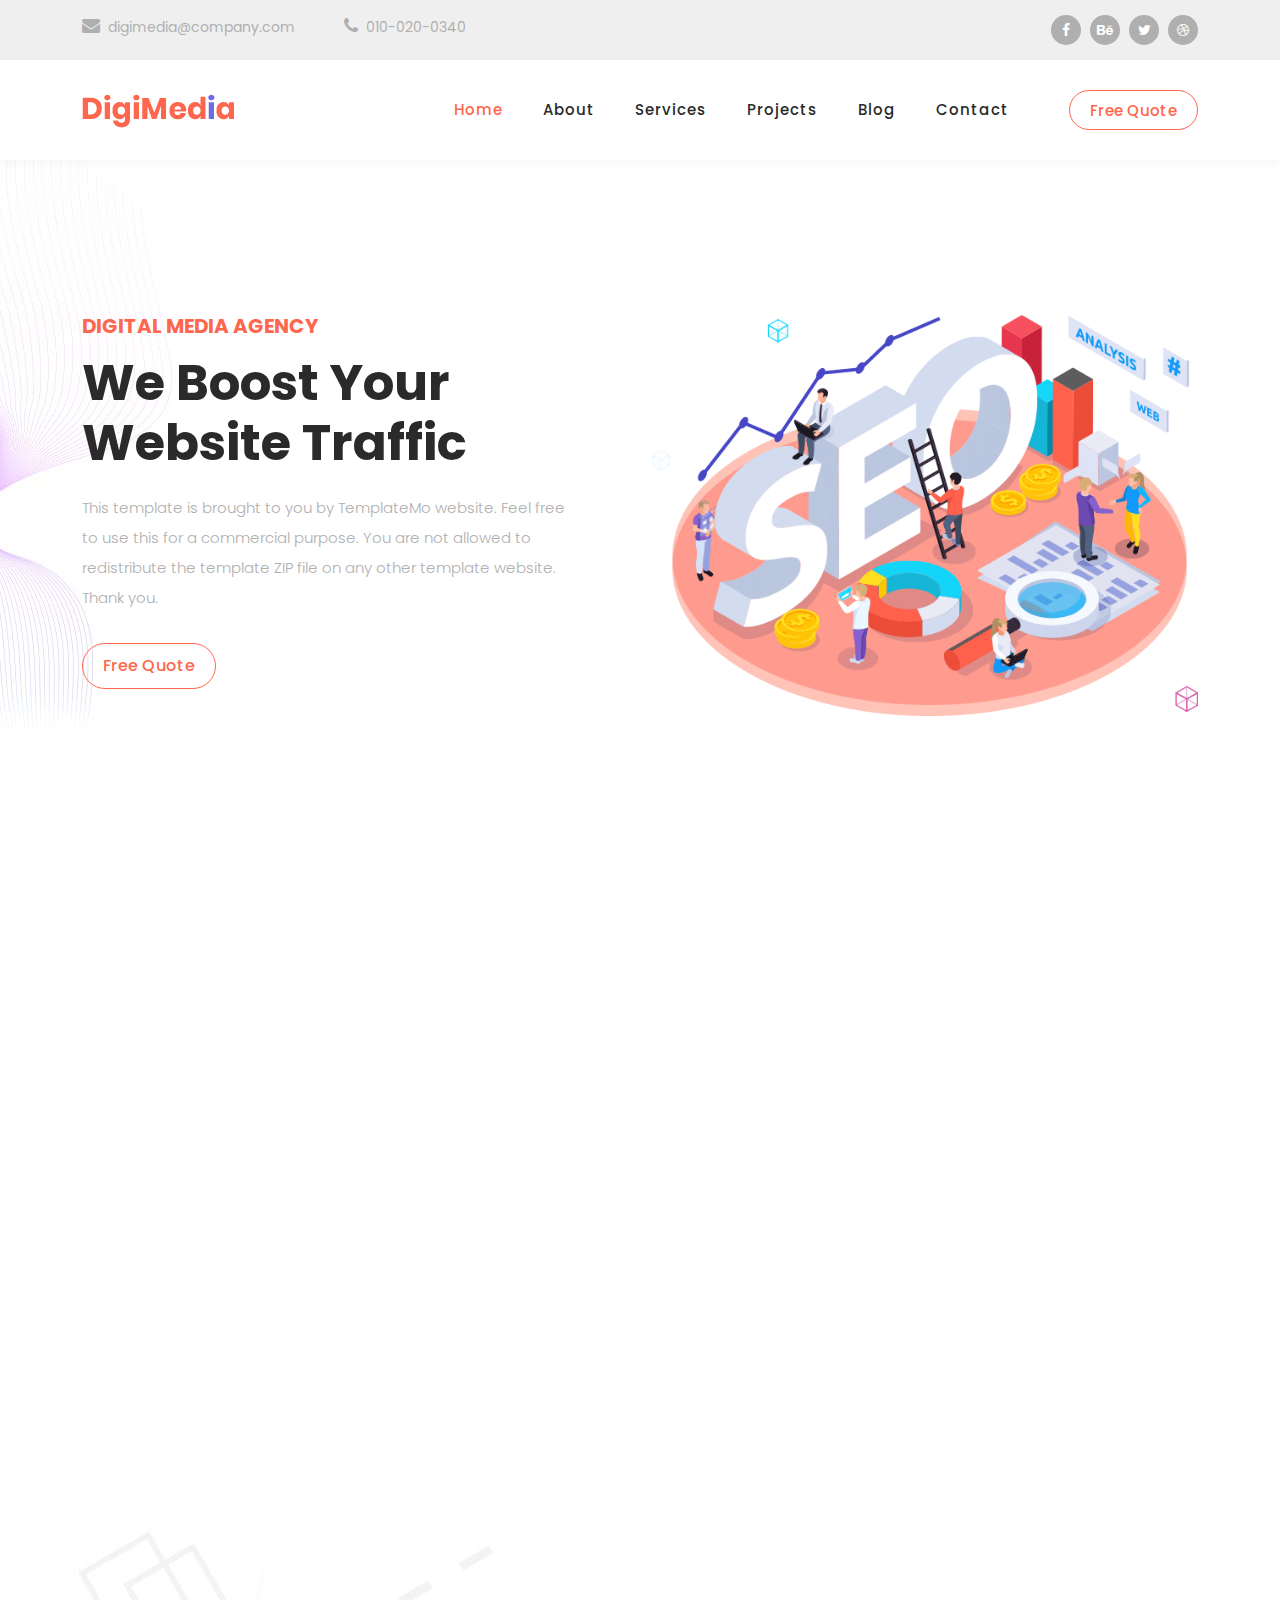
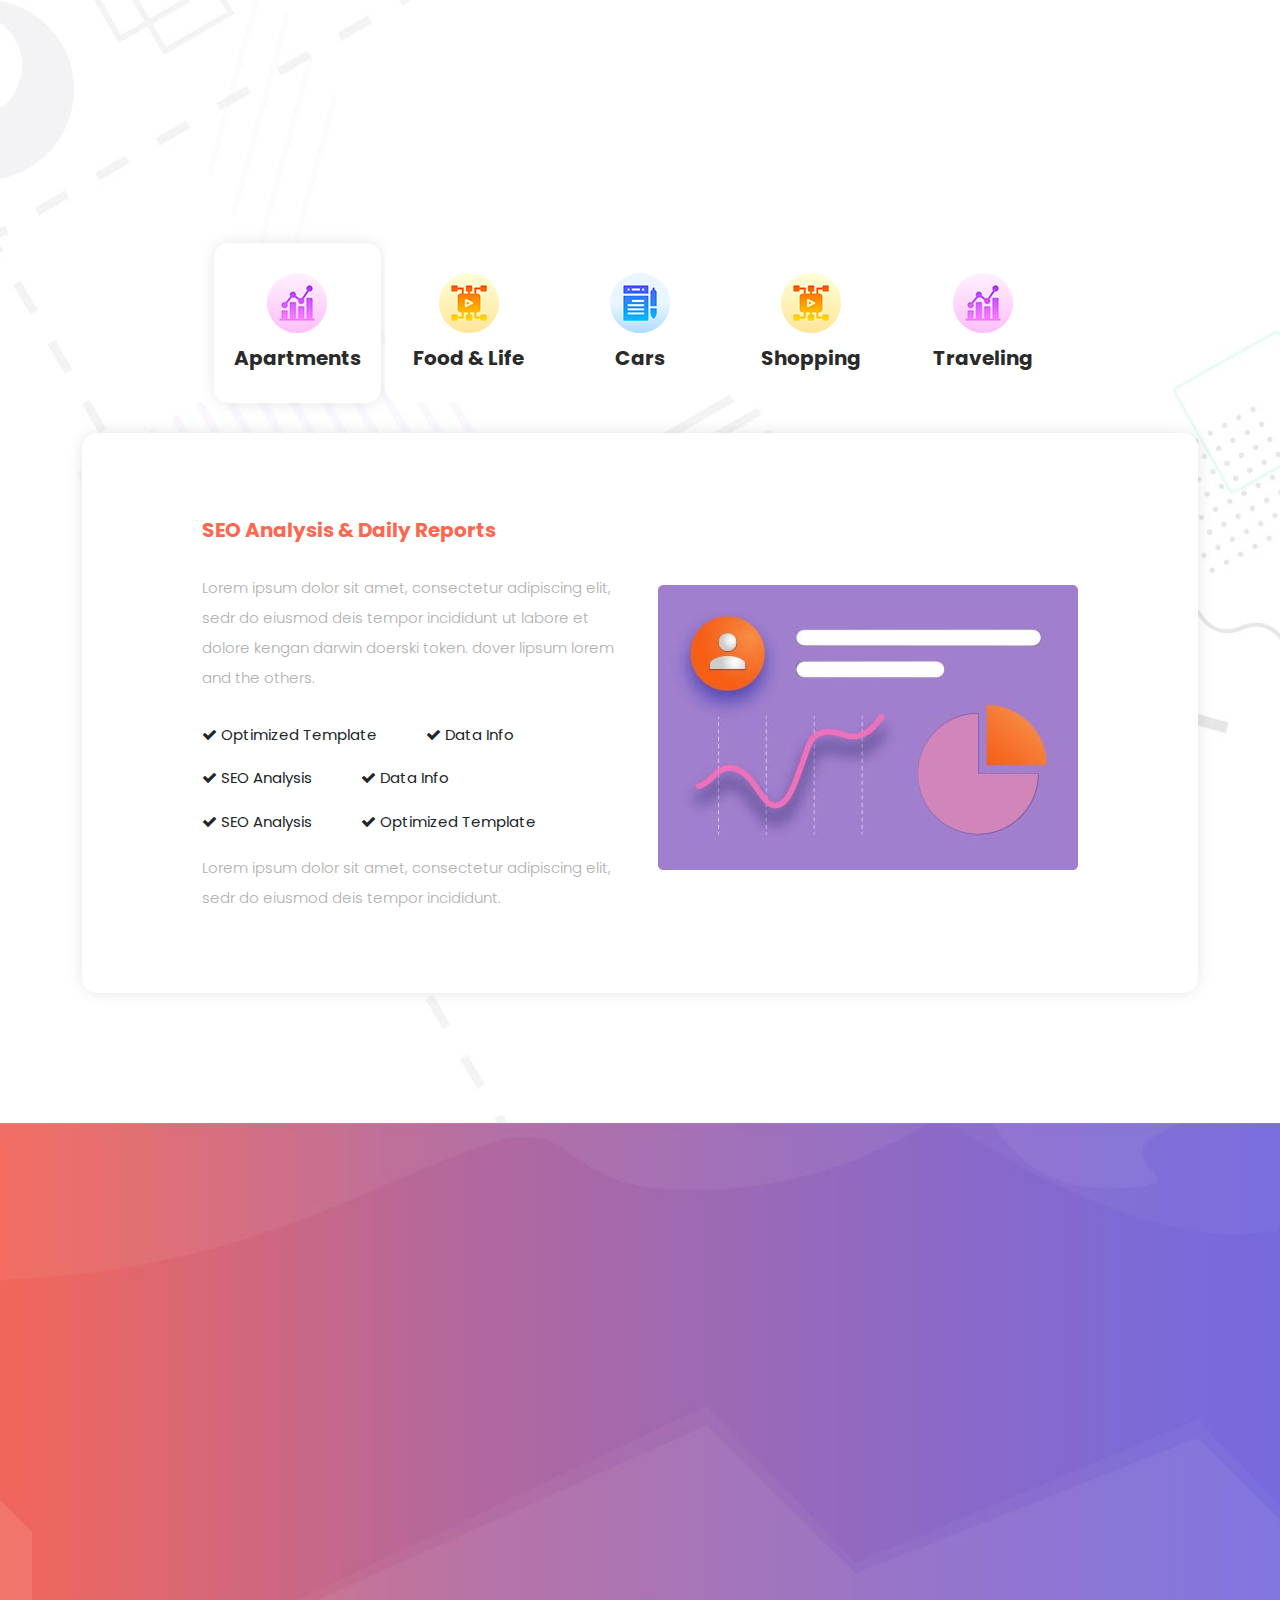
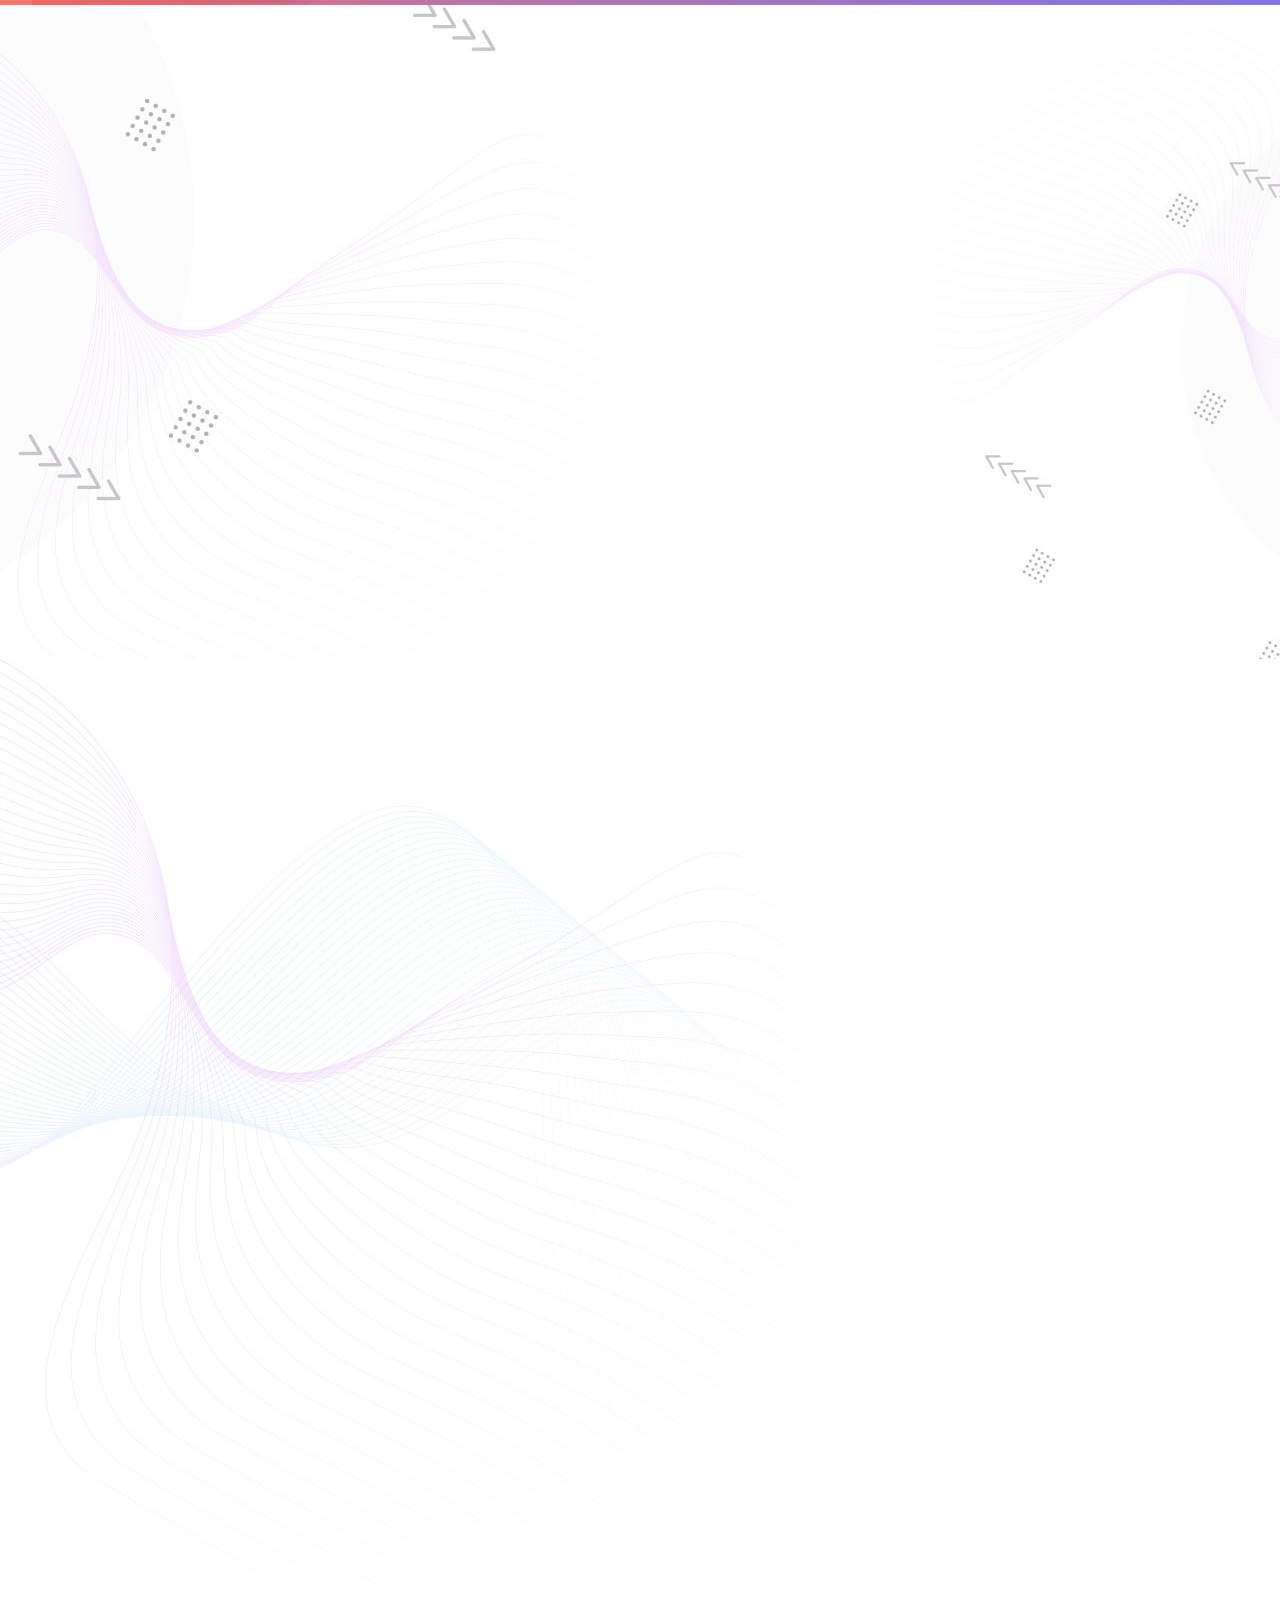
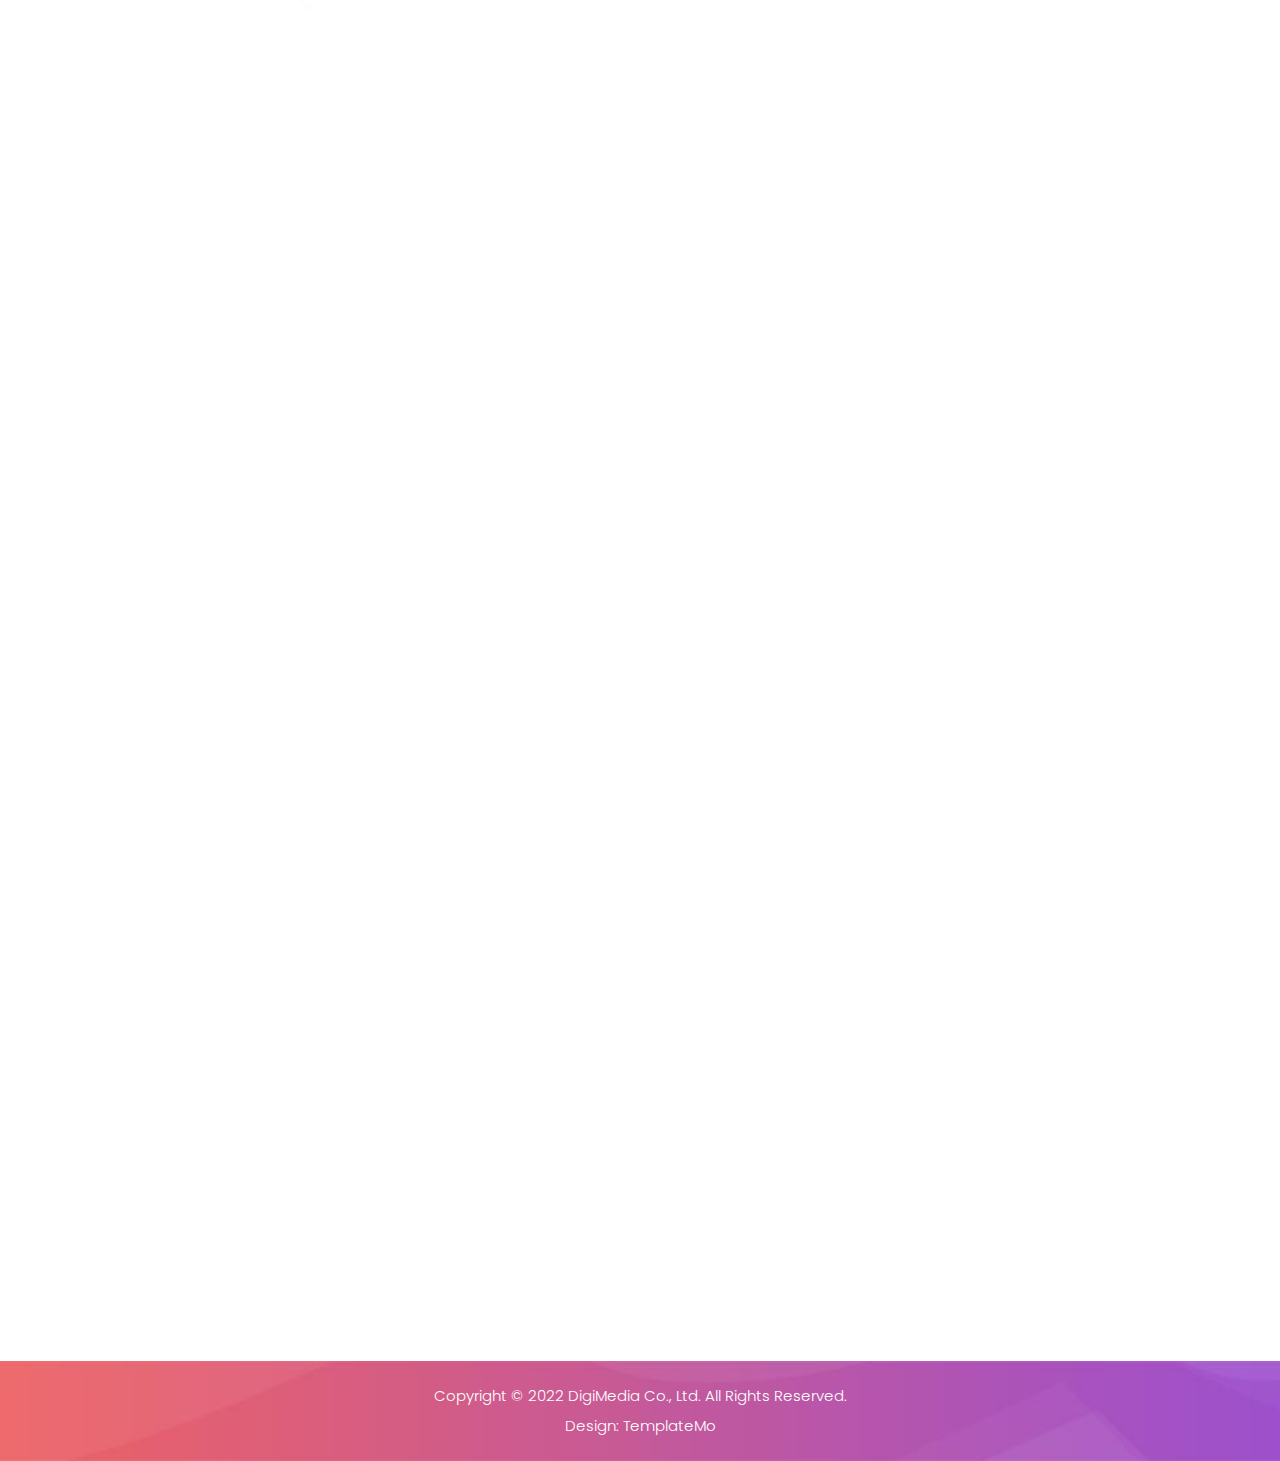
<file: homepage_2.html>
<!DOCTYPE html>
<html lang="en">

  <head>

    <meta charset="UTF-8">
    <meta name="viewport" content="width=device-width, initial-scale=1, shrink-to-fit=no">
    <meta name="description" content="">
    <meta name="author" content="">
    <link rel="preconnect" href="https://fonts.googleapis.com">
    <link rel="preconnect" href="https://fonts.gstatic.com" crossorigin>
    <link href="https://fonts.googleapis.com/css2?family=Poppins:wght@100;200;300;400;500;600;700;800;900&display=swap" rel="stylesheet">

    <title>DigiMedia - Creative SEO HTML5 Template</title>

    <!-- Bootstrap core CSS -->
    <link href="vendor/bootstrap/css/bootstrap.min.css" rel="stylesheet">


    <!-- Additional CSS Files -->
    <link rel="stylesheet" href="assets/css/fontawesome.css">
    <link rel="stylesheet" href="assets/css/templatemo-digimedia-v2.css">
    <link rel="stylesheet" href="assets/css/animated.css">
    <link rel="stylesheet" href="assets/css/owl.css">
<!--

TemplateMo 568 DigiMedia

https://templatemo.com/tm-568-digimedia

-->
  </head>

<body>

  <!-- ***** Preloader Start ***** -->
  <div id="js-preloader" class="js-preloader">
    <div class="preloader-inner">
      <span class="dot"></span>
      <div class="dots">
        <span></span>
        <span></span>
        <span></span>
      </div>
    </div>
  </div>
  <!-- ***** Preloader End ***** -->

  <!-- Pre-header Starts -->
  <div class="pre-header">
    <div class="container">
      <div class="row">
        <div class="col-lg-8 col-sm-8 col-7">
          <ul class="info">
            <li><a href="#"><i class="fa fa-envelope"></i>digimedia@company.com</a></li>
            <li><a href="#"><i class="fa fa-phone"></i>010-020-0340</a></li>
          </ul>
        </div>
        <div class="col-lg-4 col-sm-4 col-5">
          <ul class="social-media">
            <li><a href="#"><i class="fa fa-facebook"></i></a></li>
            <li><a href="#"><i class="fa fa-behance"></i></a></li>
            <li><a href="#"><i class="fa fa-twitter"></i></a></li>
            <li><a href="#"><i class="fa fa-dribbble"></i></a></li>
          </ul>
        </div>
      </div>
    </div>
  </div>
  <!-- Pre-header End -->

  <!-- ***** Header Area Start ***** -->
  <header class="header-area header-sticky wow slideInDown" data-wow-duration="0.75s" data-wow-delay="0s">
    <div class="container">
      <div class="row">
        <div class="col-12">
          <nav class="main-nav">
            <!-- ***** Logo Start ***** -->
            <a href="index.html" class="logo">
              <img src="assets/images/logo-v2.png" alt="">
            </a>
            <!-- ***** Logo End ***** -->
            <!-- ***** Menu Start ***** -->
            <ul class="nav">
              <li class="scroll-to-section"><a href="#top" class="active">Home</a></li>
              <li class="scroll-to-section"><a href="#about">About</a></li>
              <li class="scroll-to-section"><a href="#services">Services</a></li>
              <li class="scroll-to-section"><a href="#portfolio">Projects</a></li>
              <li class="scroll-to-section"><a href="#blog">Blog</a></li>
              <li class="scroll-to-section"><a href="#contact">Contact</a></li> 
              <li class="scroll-to-section"><div class="border-first-button"><a href="#contact">Free Quote</a></div></li> 
            </ul>        
            <a class='menu-trigger'>
                <span>Menu</span>
            </a>
            <!-- ***** Menu End ***** -->
          </nav>
        </div>
      </div>
    </div>
  </header>
  <!-- ***** Header Area End ***** -->

  <div class="main-banner wow fadeIn" id="top" data-wow-duration="1s" data-wow-delay="0.5s">
    <div class="container">
      <div class="row">
        <div class="col-lg-12">
          <div class="row">
            <div class="col-lg-6 align-self-center">
              <div class="left-content show-up header-text wow fadeInLeft" data-wow-duration="1s" data-wow-delay="1s">
                <div class="row">
                  <div class="col-lg-12">
                    <h6>Digital Media Agency</h6>
                    <h2>We Boost Your Website Traffic</h2>
                    <p>This template is brought to you by TemplateMo website. Feel free to use this for a commercial purpose. You are not allowed to redistribute the template ZIP file on any other template website. Thank you.</p>
                  </div>
                  <div class="col-lg-12">
                    <div class="border-first-button scroll-to-section">
                      <a href="#contact">Free Quote</a>
                    </div>
                  </div>
                </div>
              </div>
            </div>
            <div class="col-lg-6">
              <div class="right-image wow fadeInRight" data-wow-duration="1s" data-wow-delay="0.5s">
                <img src="assets/images/slider-dec-v2.png" alt="">
              </div>
            </div>
          </div>
        </div>
      </div>
    </div>
  </div>

  <div id="about" class="about section">
    <div class="container">
      <div class="row">
        <div class="col-lg-12">
          <div class="row">
            <div class="col-lg-6">
              <div class="about-left-image  wow fadeInLeft" data-wow-duration="1s" data-wow-delay="0.5s">
                <img src="assets/images/about-dec-v2.png" alt="">
              </div>
            </div>
            <div class="col-lg-6 align-self-center  wow fadeInRight" data-wow-duration="1s" data-wow-delay="0.5s">
              <div class="about-right-content">
                <div class="section-heading">
                  <h6>About Us</h6>
                  <h4>Who is DigiMedia <em>Agency</em></h4>
                  <div class="line-dec"></div>
                </div>
                <p>We hope this DigiMedia template is useful for your work. You can use this template for any purpose. You may <a rel="nofollow" href="http://paypal.me/templatemo" target="_blank">contribute a little amount</a> via PayPal to <a href="https://templatemo.com/contact" target="_blank">support TemplateMo</a> in creating new templates regularly.</p>
                <div class="row">
                  <div class="col-lg-4 col-sm-4">
                    <div class="skill-item first-skill-item wow fadeIn" data-wow-duration="1s" data-wow-delay="0s">
                      <div class="progress" data-percentage="90">
                        <span class="progress-left">
                          <span class="progress-bar"></span>
                        </span>
                        <span class="progress-right">
                          <span class="progress-bar"></span>
                        </span>
                        <div class="progress-value">
                          <div>
                            90%<br>
                            <span>Coding</span>
                          </div>
                        </div>
                      </div>
                    </div>
                  </div>
                  <div class="col-lg-4 col-sm-4">
                    <div class="skill-item second-skill-item wow fadeIn" data-wow-duration="1s" data-wow-delay="0s">
                      <div class="progress" data-percentage="80">
                        <span class="progress-left">
                          <span class="progress-bar"></span>
                        </span>
                        <span class="progress-right">
                          <span class="progress-bar"></span>
                        </span>
                        <div class="progress-value">
                          <div>
                            80%<br>
                            <span>Photoshop</span>
                          </div>
                        </div>
                      </div>
                    </div>
                  </div>
                  <div class="col-lg-4 col-sm-4">
                    <div class="skill-item third-skill-item wow fadeIn" data-wow-duration="1s" data-wow-delay="0s">
                      <div class="progress" data-percentage="80">
                        <span class="progress-left">
                          <span class="progress-bar"></span>
                        </span>
                        <span class="progress-right">
                          <span class="progress-bar"></span>
                        </span>
                        <div class="progress-value">
                          <div>
                            80%<br>
                            <span>Animation</span>
                          </div>
                        </div>
                      </div>
                    </div>
                  </div>
                </div> 
              </div>
            </div>
          </div>
        </div>
      </div>
    </div>
  </div>

  <div id="services" class="services section">
    <div class="container">
      <div class="row">
        <div class="col-lg-12">
          <div class="section-heading  wow fadeInDown" data-wow-duration="1s" data-wow-delay="0.5s">
            <h6>Our Services</h6>
            <h4>What Our Agency <em>Provides</em></h4>
            <div class="line-dec"></div>
          </div>
        </div>
        <div class="col-lg-12">
          <div class="naccs">
            <div class="grid">
              <div class="row">
                <div class="col-lg-12">
                  <div class="menu">
                    <div class="first-thumb active">
                      <div class="thumb">
                        <span class="icon"><img src="assets/images/service-icon-01.png" alt=""></span>
                        Apartments
                      </div>
                    </div>
                    <div>
                      <div class="thumb">                 
                        <span class="icon"><img src="assets/images/service-icon-02.png" alt=""></span>
                        Food &amp; Life
                      </div>
                    </div>
                    <div>
                      <div class="thumb">                 
                        <span class="icon"><img src="assets/images/service-icon-03.png" alt=""></span>
                        Cars
                      </div>
                    </div>
                    <div>
                      <div class="thumb">                 
                        <span class="icon"><img src="assets/images/service-icon-04.png" alt=""></span>
                        Shopping
                      </div>
                    </div>
                    <div class="last-thumb">
                      <div class="thumb">                 
                        <span class="icon"><img src="assets/images/service-icon-01.png" alt=""></span>
                        Traveling
                      </div>
                    </div>
                  </div>
                </div> 
                <div class="col-lg-12">
                  <ul class="nacc">
                    <li class="active">
                      <div>
                        <div class="thumb">
                          <div class="row">
                            <div class="col-lg-6 align-self-center">
                              <div class="left-text">
                                <h4>SEO Analysis &amp; Daily Reports</h4>
                                <p>Lorem ipsum dolor sit amet, consectetur adipiscing elit, sedr do eiusmod deis tempor incididunt ut labore et dolore kengan darwin doerski token.
                                  dover lipsum lorem and the others.</p>
                                <div class="ticks-list"><span><i class="fa fa-check"></i> Optimized Template</span> <span><i class="fa fa-check"></i> Data Info</span> <span><i class="fa fa-check"></i> SEO Analysis</span>
                                  <span><i class="fa fa-check"></i> Data Info</span> <span><i class="fa fa-check"></i> SEO Analysis</span> <span><i class="fa fa-check"></i> Optimized Template</span></div>
                                <p>Lorem ipsum dolor sit amet, consectetur adipiscing elit, sedr do eiusmod deis tempor incididunt.</p>
                              </div>
                            </div>
                            <div class="col-lg-6 align-self-center">
                              <div class="right-image">
                                <img src="assets/images/services-image.jpg" alt="">
                              </div>
                            </div>
                          </div>
                        </div>
                      </div>
                    </li>
                    <li>
                      <div>
                        <div class="thumb">
                          <div class="row">
                            <div class="col-lg-6 align-self-center">
                              <div class="left-text">
                                <h4>Healthy Food &amp; Life</h4>
                                <p>Lorem ipsum dolor sit amet, consectetur adipiscing elit, sedr do eiusmod deis tempor incididunt ut labore et dolore kengan darwin doerski token.
                                  dover lipsum lorem and the others.</p>
                                <div class="ticks-list"><span><i class="fa fa-check"></i> Optimized Template</span> <span><i class="fa fa-check"></i> Data Info</span> <span><i class="fa fa-check"></i> SEO Analysis</span>
                                  <span><i class="fa fa-check"></i> Data Info</span> <span><i class="fa fa-check"></i> SEO Analysis</span> <span><i class="fa fa-check"></i> Optimized Template</span></div>
                                <p>Lorem ipsum dolor sit amet, consectetur adipiscing elit, sedr do eiusmod deis tempor incididunt.</p>
                              </div>
                            </div>
                            <div class="col-lg-6 align-self-center">
                              <div class="right-image">
                                <img src="assets/images/services-image-02.jpg" alt="">
                              </div>
                            </div>
                          </div>
                        </div>
                      </div>
                    </li>
                    <li>
                      <div>
                        <div class="thumb">
                          <div class="row">
                            <div class="col-lg-6 align-self-center">
                              <div class="left-text">
                                <h4>Car Re-search &amp; Transport</h4>
                                <p>Lorem ipsum dolor sit amet, consectetur adipiscing elit, sedr do eiusmod deis tempor incididunt ut labore et dolore kengan darwin doerski token.
                                  dover lipsum lorem and the others.</p>
                                <div class="ticks-list"><span><i class="fa fa-check"></i> Optimized Template</span> <span><i class="fa fa-check"></i> Data Info</span> <span><i class="fa fa-check"></i> SEO Analysis</span>
                                  <span><i class="fa fa-check"></i> Data Info</span> <span><i class="fa fa-check"></i> SEO Analysis</span> <span><i class="fa fa-check"></i> Optimized Template</span></div>
                                <p>Lorem ipsum dolor sit amet, consectetur adipiscing elit, sedr do eiusmod deis tempor incididunt.</p>
                              </div>
                            </div>
                            <div class="col-lg-6 align-self-center">
                              <div class="right-image">
                                <img src="assets/images/services-image-03.jpg" alt="">
                              </div>
                            </div>
                          </div>
                        </div>
                      </div>
                    </li>
                    <li>
                      <div>
                        <div class="thumb">
                          <div class="row">
                            <div class="col-lg-6 align-self-center">
                              <div class="left-text">
                                <h4>Online Shopping &amp; Tracking ID</h4>
                                <p>Lorem ipsum dolor sit amet, consectetur adipiscing elit, sedr do eiusmod deis tempor incididunt ut labore et dolore kengan darwin doerski token.
                                  dover lipsum lorem and the others.</p>
                                <div class="ticks-list"><span><i class="fa fa-check"></i> Optimized Template</span> <span><i class="fa fa-check"></i> Data Info</span> <span><i class="fa fa-check"></i> SEO Analysis</span>
                                  <span><i class="fa fa-check"></i> Data Info</span> <span><i class="fa fa-check"></i> SEO Analysis</span> <span><i class="fa fa-check"></i> Optimized Template</span></div>
                                <p>Lorem ipsum dolor sit amet, consectetur adipiscing elit, sedr do eiusmod deis tempor incididunt.</p>
                              </div>
                            </div>
                            <div class="col-lg-6 align-self-center">
                              <div class="right-image">
                                <img src="assets/images/services-image-04.jpg" alt="">
                              </div>
                            </div>
                          </div>
                        </div>
                      </div>
                    </li>
                    <li>
                      <div>
                        <div class="thumb">
                          <div class="row">
                            <div class="col-lg-6 align-self-center">
                              <div class="left-text">
                                <h4>Enjoy &amp; Travel</h4>
                                <p>Lorem ipsum dolor sit amet, consectetur adipiscing elit, sedr do eiusmod deis tempor incididunt ut labore et dolore kengan darwin doerski token.
                                  dover lipsum lorem and the others.</p>
                                <div class="ticks-list"><span><i class="fa fa-check"></i> Optimized Template</span> <span><i class="fa fa-check"></i> Data Info</span> <span><i class="fa fa-check"></i> SEO Analysis</span>
                                  <span><i class="fa fa-check"></i> Data Info</span> <span><i class="fa fa-check"></i> SEO Analysis</span> <span><i class="fa fa-check"></i> Optimized Template</span></div>
                                <p>Lorem ipsum dolor sit amet, consectetur adipiscing elit, sedr do eiusmod deis tempor incididunt.</p>
                              </div>
                            </div>
                            <div class="col-lg-6 align-self-center">
                              <div class="right-image">
                                <img src="assets/images/services-image.jpg" alt="">
                              </div>
                            </div>
                          </div>
                        </div>
                      </div>
                    </li>
                  </ul>
                </div>          
              </div>
            </div>
          </div>
        </div>
      </div>
    </div>
  </div>

  
  <div id="free-quote" class="free-quote">
    <div class="container">
      <div class="row">
        <div class="col-lg-4 offset-lg-4">
          <div class="section-heading  wow fadeIn" data-wow-duration="1s" data-wow-delay="0.3s">
            <h6>Get Your Free Quote</h6>
            <h4>Grow With Us Now</h4>
            <div class="line-dec"></div>
          </div>
        </div>
        <div class="col-lg-8 offset-lg-2  wow fadeIn" data-wow-duration="1s" data-wow-delay="0.8s">
          <form id="search" action="#" method="GET">
            <div class="row">
              <div class="col-lg-4 col-sm-4">
                <fieldset>
                  <input type="web" name="web" class="website" placeholder="Your website URL..." autocomplete="on" required>
                </fieldset>
              </div>
              <div class="col-lg-4 col-sm-4">
                <fieldset>
                  <input type="address" name="address" class="email" placeholder="Email Address..." autocomplete="on" required>
                </fieldset>
              </div>
              <div class="col-lg-4 col-sm-4">
                <fieldset>
                  <button type="submit" class="main-button">Get Quote Now</button>
                </fieldset>
              </div>
            </div>
          </form>
        </div>
      </div>
    </div>
  </div>


  <div id="portfolio" class="our-portfolio section">
    <div class="container">
      <div class="row">
        <div class="col-lg-5">
          <div class="section-heading wow fadeInLeft" data-wow-duration="1s" data-wow-delay="0.3s">
            <h6>Our Portofolio</h6>
            <h4>See Our Recent <em>Projects</em></h4>
            <div class="line-dec"></div>
          </div>
        </div>
      </div>
    </div>
    <div class="container-fluid wow fadeIn" data-wow-duration="1s" data-wow-delay="0.7s">
      <div class="row">
        <div class="col-lg-12">
          <div class="loop owl-carousel">
            <div class="item">
              <a href="#">
                <div class="portfolio-item">
                <div class="thumb">
                  <img src="assets/images/portfolio-01.jpg" alt="">
                </div>
                <div class="down-content">
                  <h4>Website Builder</h4>
                  <span>Marketing</span>
                </div>
              </div>
              </a>  
            </div>
            <div class="item">
              <a href="#">
                <div class="portfolio-item">
                <div class="thumb">
                  <img src="assets/images/portfolio-01.jpg" alt="">
                </div>
                <div class="down-content">
                  <h4>Website Builder</h4>
                  <span>Marketing</span>
                </div>
              </div>
              </a>  
            </div>
            <div class="item">
              <a href="#">
                <div class="portfolio-item">
                <div class="thumb">
                  <img src="assets/images/portfolio-02.jpg" alt="">
                </div>
                <div class="down-content">
                  <h4>Website Builder</h4>
                  <span>Marketing</span>
                </div>
              </div>
              </a>  
            </div>
            <div class="item">
              <a href="#">
                <div class="portfolio-item">
                <div class="thumb">
                  <img src="assets/images/portfolio-03.jpg" alt="">
                </div>
                <div class="down-content">
                  <h4>Website Builder</h4>
                  <span>Marketing</span>
                </div>
              </div>
              </a>  
            </div>
            <div class="item">
              <a href="#">
                <div class="portfolio-item">
                <div class="thumb">
                  <img src="assets/images/portfolio-04.jpg" alt="">
                </div>
                <div class="down-content">
                  <h4>Website Builder</h4>
                  <span>Marketing</span>
                </div>
              </div>
              </a>  
            </div>
          </div>
        </div>
      </div>
    </div>
  </div>
  
  <div id="blog" class="blog">
    <div class="container">
      <div class="row">
        <div class="col-lg-4 offset-lg-4  wow fadeInDown" data-wow-duration="1s" data-wow-delay="0.3s">
          <div class="section-heading">
            <h6>Recent News</h6>
            <h4>Check Our Blog <em>Posts</em></h4>
            <div class="line-dec"></div>
          </div>
        </div>
        <div class="col-lg-6 show-up wow fadeInUp" data-wow-duration="1s" data-wow-delay="0.3s">
          <div class="blog-post">
            <div class="thumb">
              <a href="#"><img src="assets/images/blog-post-01.jpg" alt=""></a>
            </div>
            <div class="down-content">
              <span class="category">SEO Analysis</span>
              <span class="date">03 August 2021</span>
              <a href="#"><h4>Lorem Ipsum Dolor Sit Amet, Consectetur Adelore
                Eiusmod Tempor Incididunt</h4></a>
              <p>Lorem ipsum dolor sit amet, consectetur adipiscing elit, sed doers itii eiumod deis tempor incididunt ut labore.</p>
              <span class="author"><img src="assets/images/author-post.jpg" alt="">By: Andrea Mentuzi</span>
              <div class="border-first-button"><a href="#">Discover More</a></div>
            </div>
          </div>
        </div>
        <div class="col-lg-6 wow fadeInUp" data-wow-duration="1s" data-wow-delay="0.3s">
          <div class="blog-posts">
            <div class="row">
              <div class="col-lg-12">
                <div class="post-item">
                  <div class="thumb">
                    <a href="#"><img src="assets/images/blog-post-02.jpg" alt=""></a>
                  </div>
                  <div class="right-content">
                    <span class="category">SEO Analysis</span>
                    <span class="date">24 September 2021</span>
                    <a href="#"><h4>Lorem Ipsum Dolor Sit Amei Eiusmod Tempor</h4></a>
                    <p>Lorem ipsum dolor sit amet, cocteturi adipiscing eliterski.</p>
                  </div>
                </div>
              </div>
              <div class="col-lg-12">
                <div class="post-item">
                  <div class="thumb">
                    <a href="#"><img src="assets/images/blog-post-03.jpg" alt=""></a>
                  </div>
                  <div class="right-content">
                    <span class="category">SEO Analysis</span>
                    <span class="date">24 September 2021</span>
                    <a href="#"><h4>Lorem Ipsum Dolor Sit Amei Eiusmod Tempor</h4></a>
                    <p>Lorem ipsum dolor sit amet, cocteturi adipiscing eliterski.</p>
                  </div>
                </div>
              </div>
              <div class="col-lg-12">
                <div class="post-item last-post-item">
                  <div class="thumb">
                    <a href="#"><img src="assets/images/blog-post-04.jpg" alt=""></a>
                  </div>
                  <div class="right-content">
                    <span class="category">SEO Analysis</span>
                    <span class="date">24 September 2021</span>
                    <a href="#"><h4>Lorem Ipsum Dolor Sit Amei Eiusmod Tempor</h4></a>
                    <p>Lorem ipsum dolor sit amet, cocteturi adipiscing eliterski.</p>
                  </div>
                </div>
              </div>
            </div>
          </div>
        </div>
      </div>
    </div>
  </div>  

  <div id="contact" class="contact-us section">
    <div class="container">
      <div class="row">
        <div class="col-lg-6 offset-lg-3">
          <div class="section-heading wow fadeIn" data-wow-duration="1s" data-wow-delay="0.5s">
            <h6>Contact Us</h6>
            <h4>Get In Touch With Us <em>Now</em></h4>
            <div class="line-dec"></div>
          </div>
        </div>
        <div class="col-lg-12 wow fadeInUp" data-wow-duration="0.5s" data-wow-delay="0.25s">
          <form id="contact" action="" method="post">
            <div class="row">
              <div class="col-lg-12">
                <div class="contact-dec">
                  <img src="assets/images/contact-dec-v2.png" alt="">
                </div>
              </div>
              <div class="col-lg-5">
                <div id="map">
                  <iframe src="https://maps.google.com/maps?q=Av.+L%C3%BAcio+Costa,+Rio+de+Janeiro+-+RJ,+Brazil&t=&z=13&ie=UTF8&iwloc=&output=embed" width="100%" height="636px" frameborder="0" style="border:0" allowfullscreen></iframe>
                </div>
              </div>
              <div class="col-lg-7">
                <div class="fill-form">
                  <div class="row">
                    <div class="col-lg-4">
                      <div class="info-post">
                        <div class="icon">
                          <img src="assets/images/phone-icon.png" alt="">
                          <a href="#">010-020-0340</a>
                        </div>
                      </div>
                    </div>
                    <div class="col-lg-4">
                      <div class="info-post">
                        <div class="icon">
                          <img src="assets/images/email-icon.png" alt="">
                          <a href="#">our@email.com</a>
                        </div>
                      </div>
                    </div>
                    <div class="col-lg-4">
                      <div class="info-post">
                        <div class="icon">
                          <img src="assets/images/location-icon.png" alt="">
                          <a href="#">123 Rio de Janeiro</a>
                        </div>
                      </div>
                    </div>
                    <div class="col-lg-6">
                      <fieldset>
                        <input type="name" name="name" id="name" placeholder="Name" autocomplete="on" required>
                      </fieldset>
                      <fieldset>
                        <input type="text" name="email" id="email" pattern="[^ @]*@[^ @]*" placeholder="Your Email" required="">
                      </fieldset>
                      <fieldset>
                        <input type="subject" name="subject" id="subject" placeholder="Subject" autocomplete="on">
                      </fieldset>
                    </div>
                    <div class="col-lg-6">
                      <fieldset>
                        <textarea name="message" type="text" class="form-control" id="message" placeholder="Message" required=""></textarea>  
                      </fieldset>
                    </div>
                    <div class="col-lg-12">
                      <fieldset>
                        <button type="submit" id="form-submit" class="main-button ">Send Message Now</button>
                      </fieldset>
                    </div>
                  </div>
                </div>
              </div>
            </div>
          </form>
        </div>
      </div>
    </div>
  </div>

  <footer>
    <div class="container">
      <div class="row">
        <div class="col-lg-12">
          <p>Copyright © 2022 DigiMedia Co., Ltd. All Rights Reserved. 
          <br>Design: <a href="https://templatemo.com" target="_parent" title="free css templates">TemplateMo</a></p>
        </div>
      </div>
    </div>
  </footer>


  <!-- Scripts -->
  <script src="vendor/jquery/jquery.min.js"></script>
  <script src="vendor/bootstrap/js/bootstrap.bundle.min.js"></script>
  <script src="assets/js/owl-carousel.js"></script>
  <script src="assets/js/animation.js"></script>
  <script src="assets/js/imagesloaded.js"></script>
  <script src="assets/js/custom.js"></script>

</body>
</html>
</file>
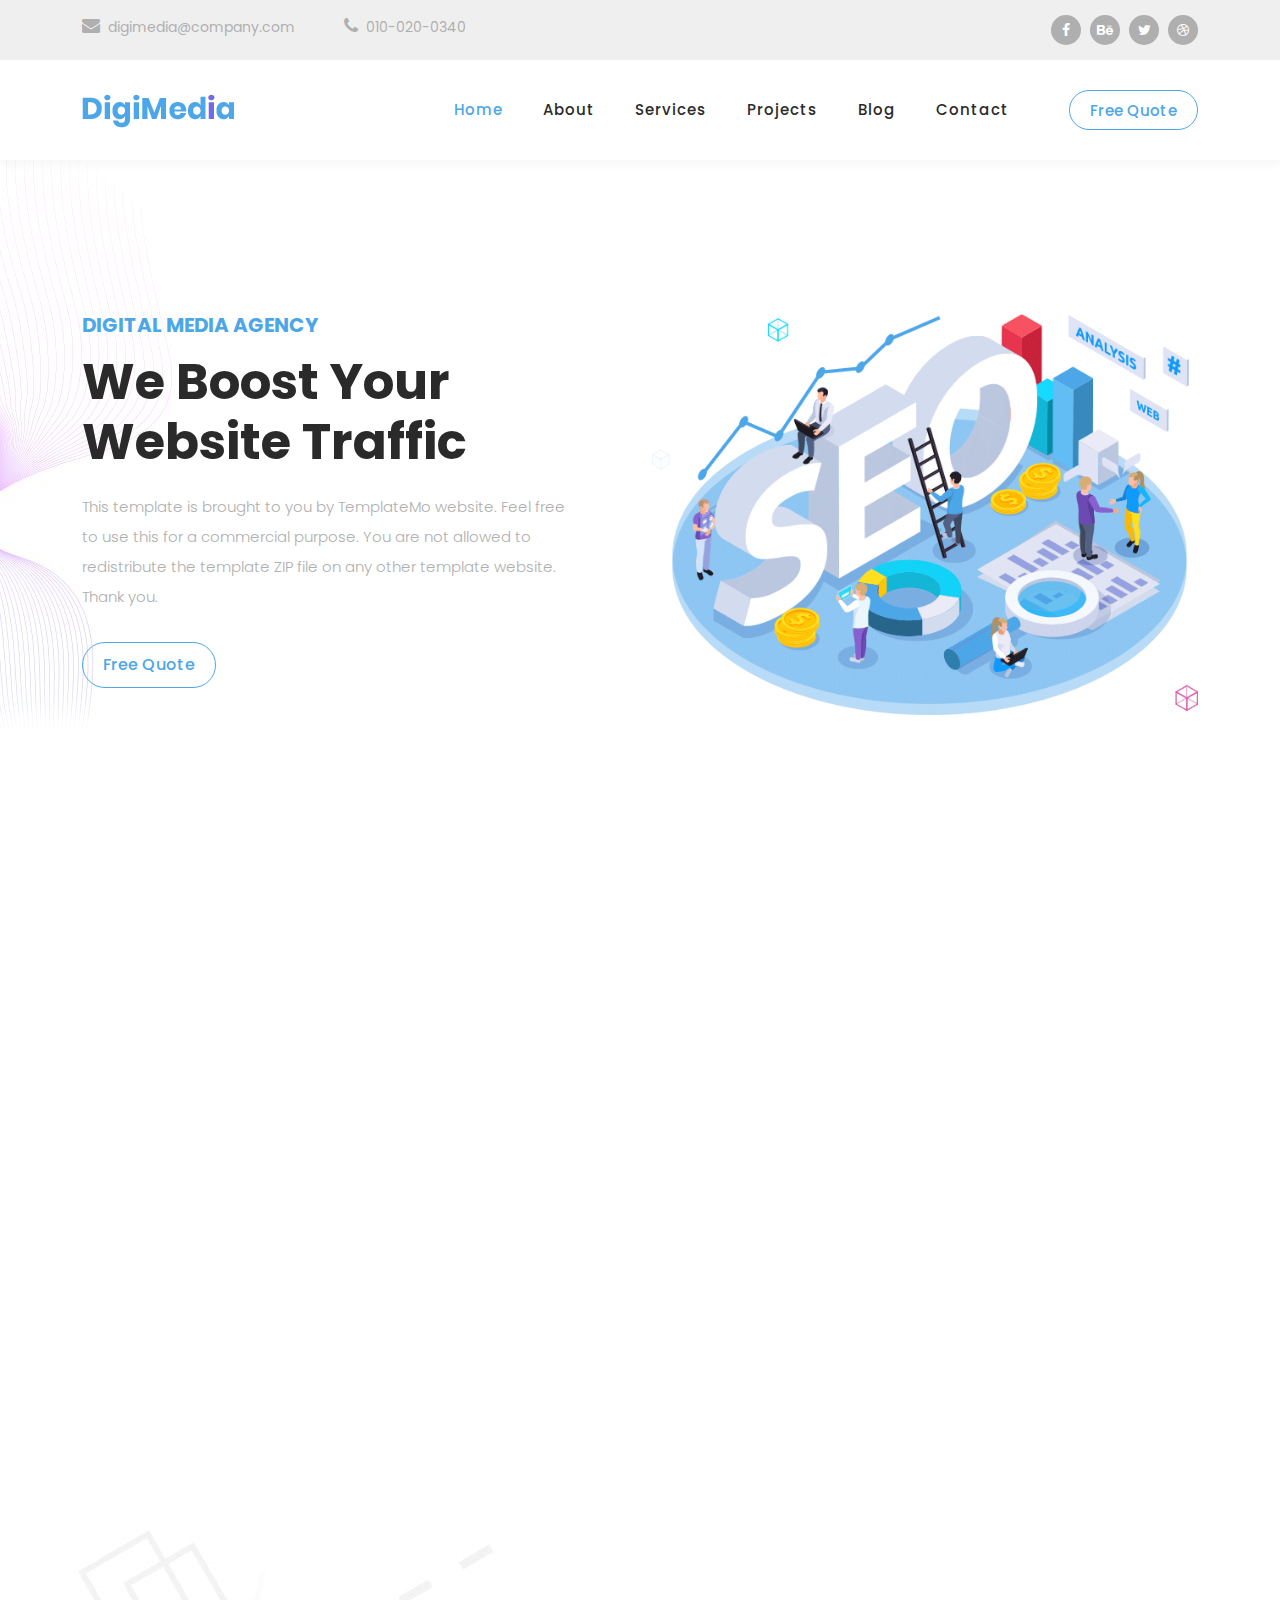
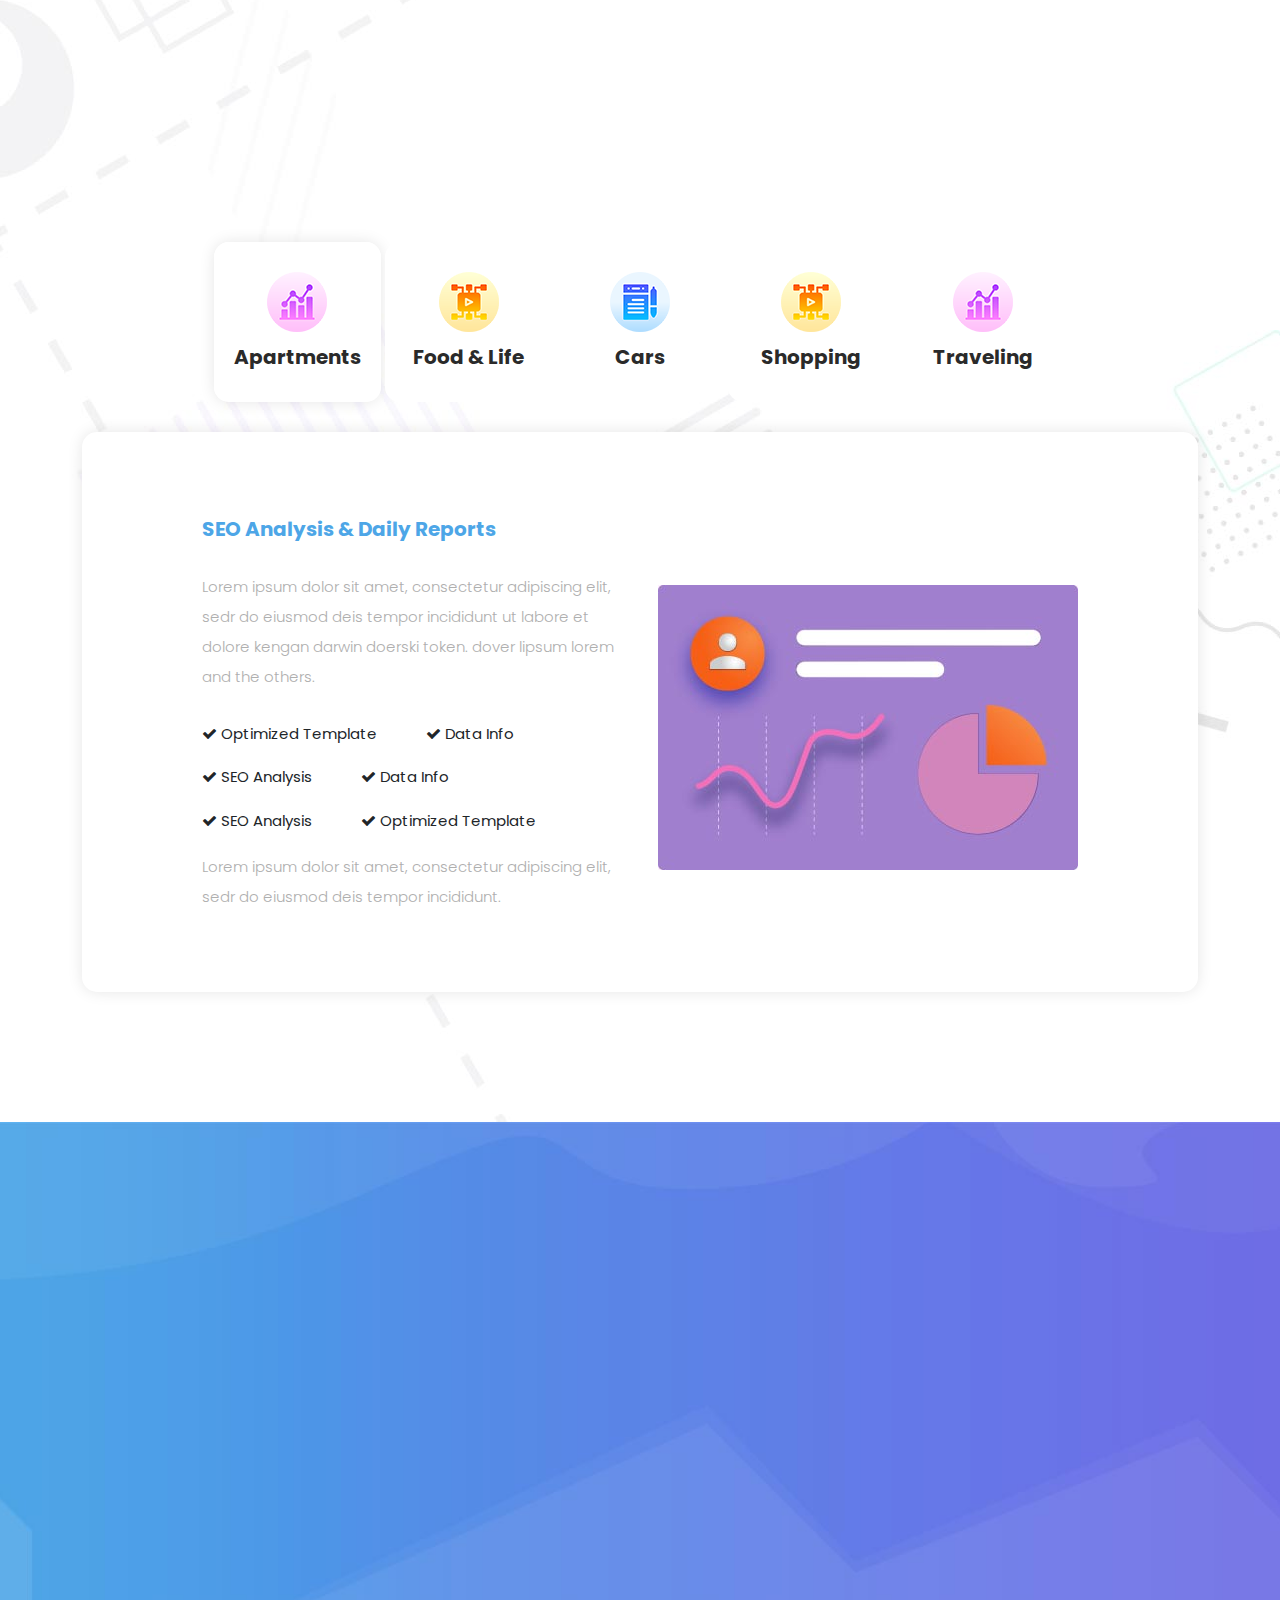
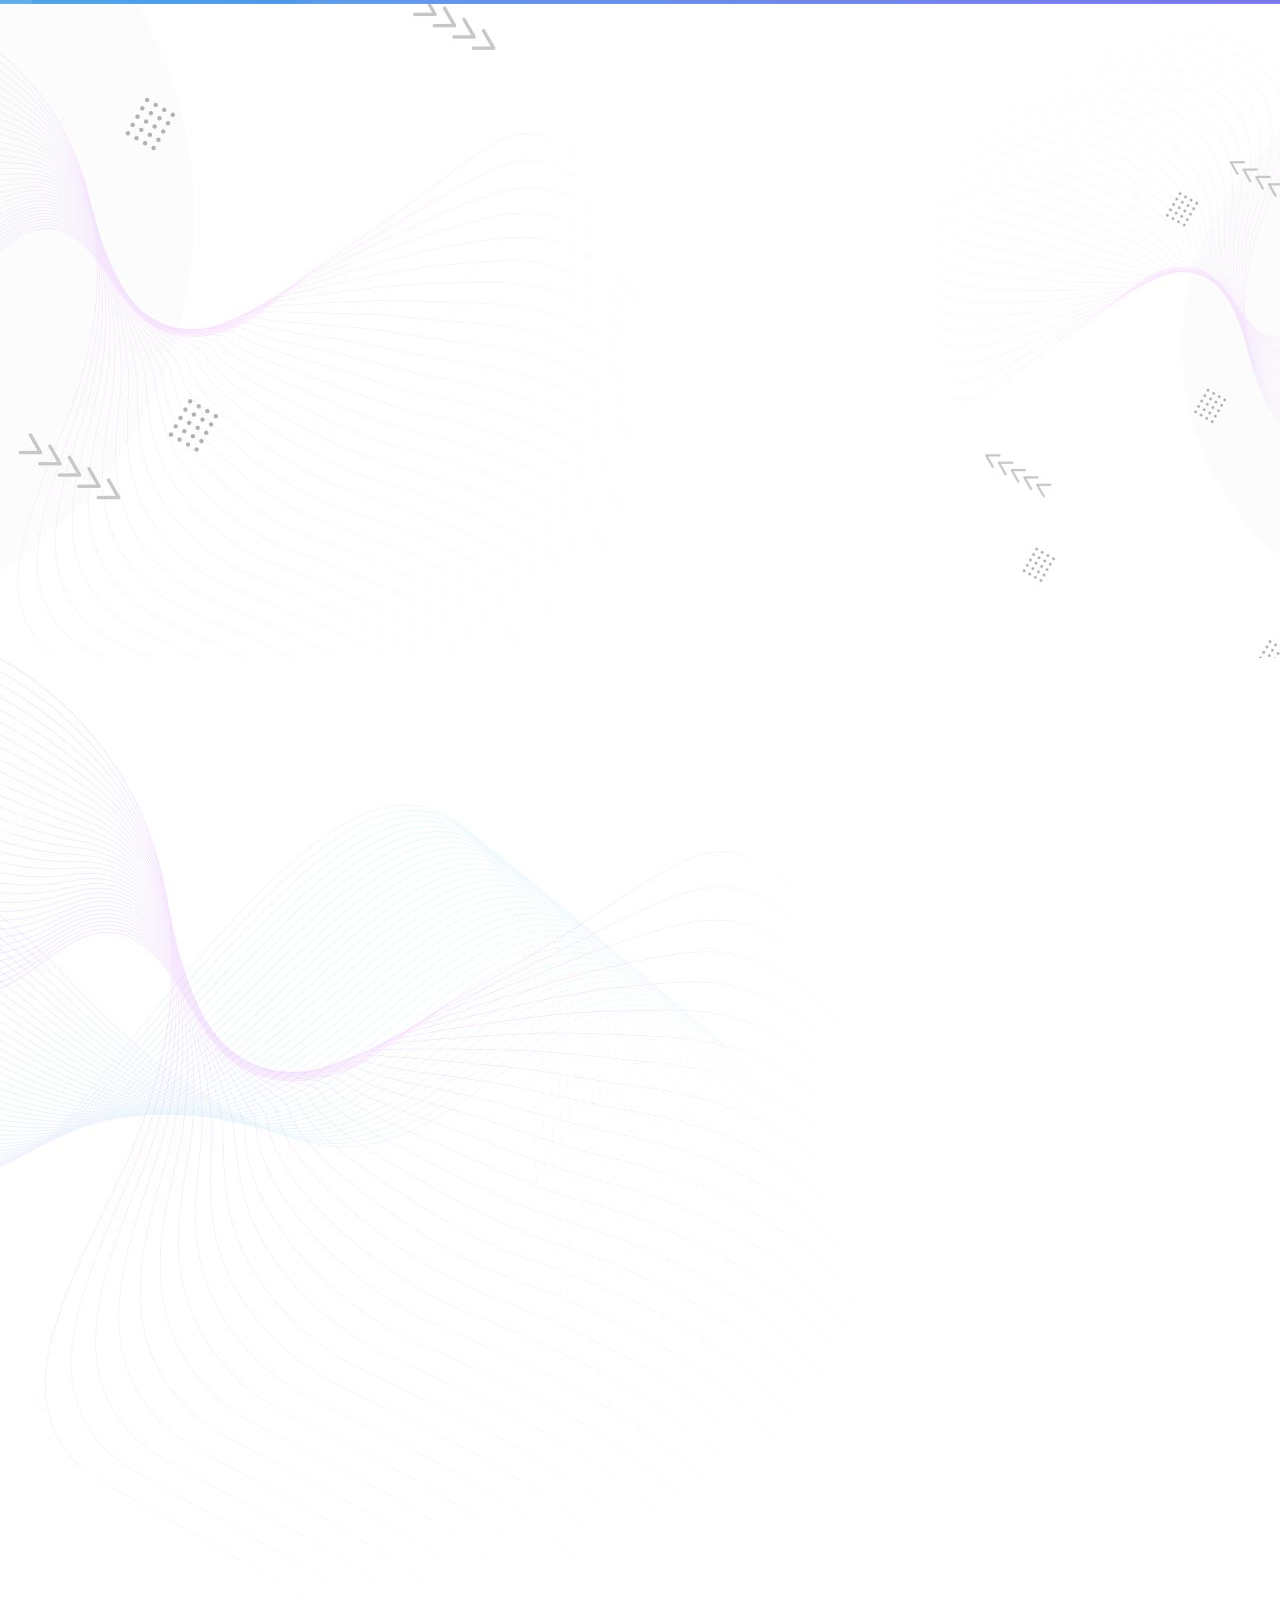
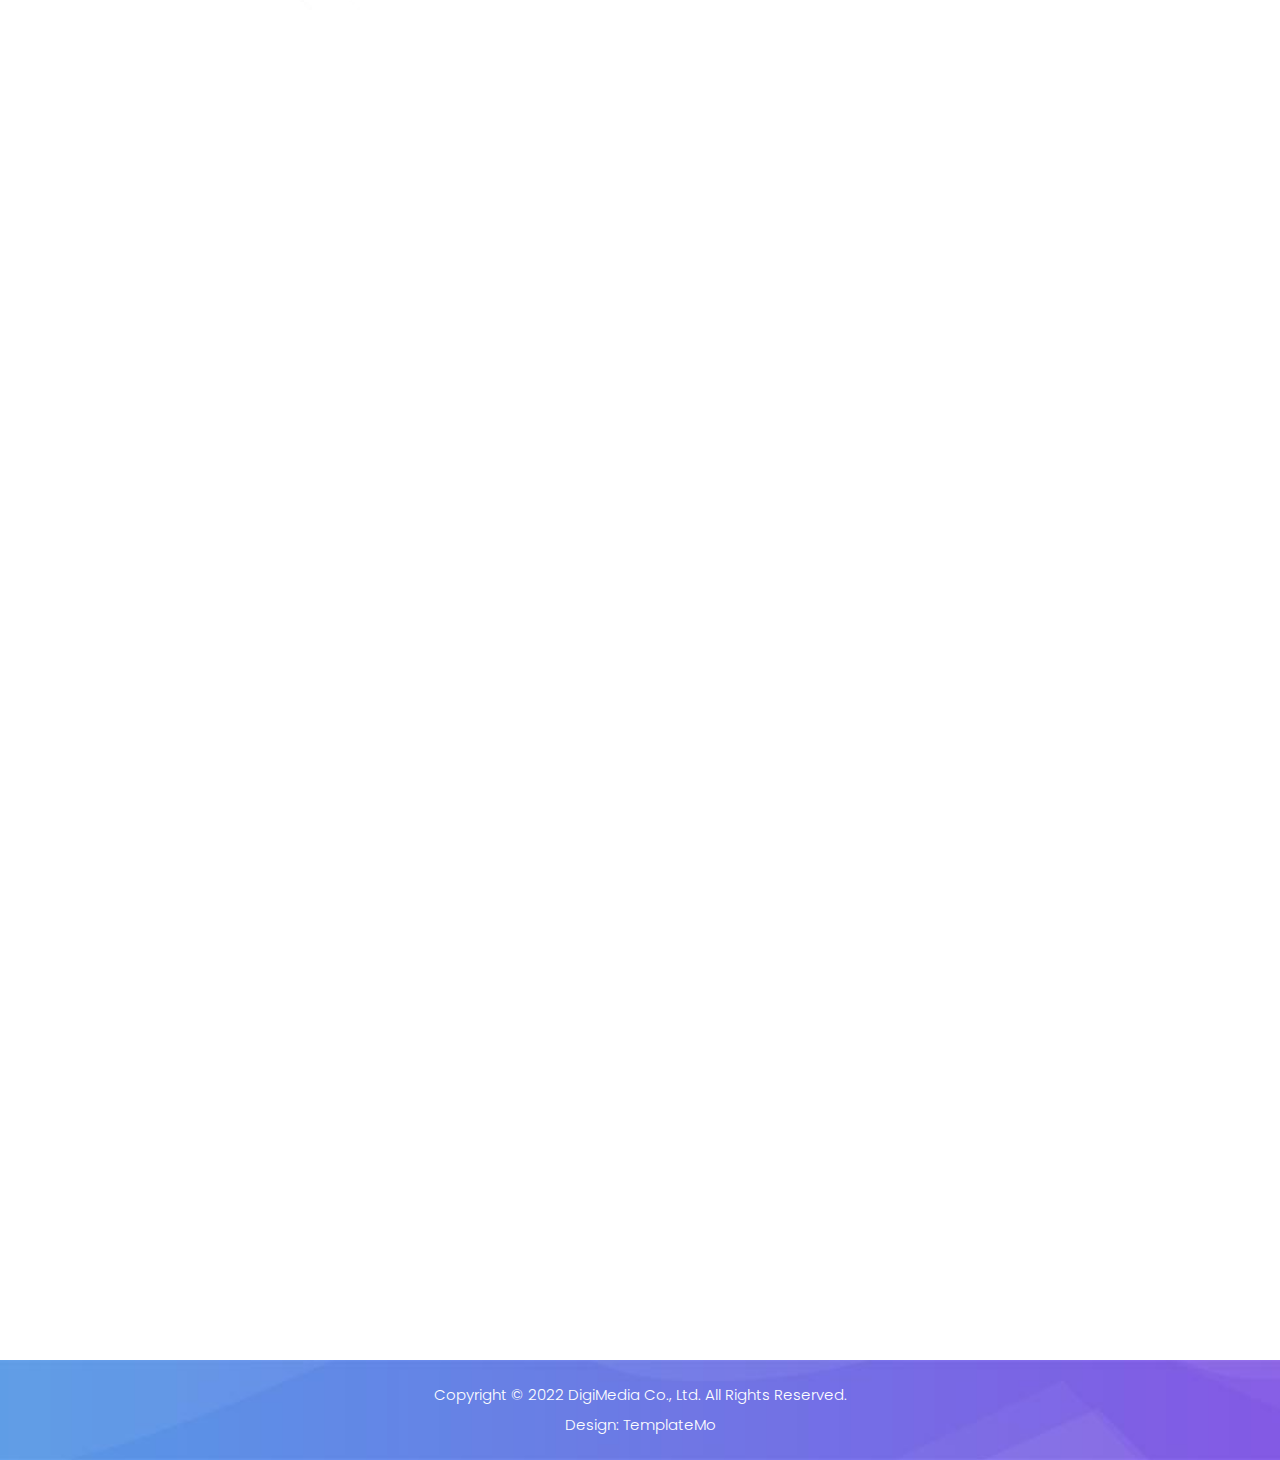
<file: homepage_3.html>
<!DOCTYPE html>
<html lang="en">

  <head>

    <meta charset="UTF-8">
    <meta name="viewport" content="width=device-width, initial-scale=1, shrink-to-fit=no">
    <meta name="description" content="">
    <meta name="author" content="">
    <link rel="preconnect" href="https://fonts.googleapis.com">
    <link rel="preconnect" href="https://fonts.gstatic.com" crossorigin>
    <link href="https://fonts.googleapis.com/css2?family=Poppins:wght@100;200;300;400;500;600;700;800;900&display=swap" rel="stylesheet">

    <title>DigiMedia - Creative SEO HTML5 Template</title>

    <!-- Bootstrap core CSS -->
    <link href="vendor/bootstrap/css/bootstrap.min.css" rel="stylesheet">


    <!-- Additional CSS Files -->
    <link rel="stylesheet" href="assets/css/fontawesome.css">
    <link rel="stylesheet" href="assets/css/templatemo-digimedia-v3.css">
    <link rel="stylesheet" href="assets/css/animated.css">
    <link rel="stylesheet" href="assets/css/owl.css">
<!--

TemplateMo 568 DigiMedia

https://templatemo.com/tm-568-digimedia

-->
  </head>

<body>

  <!-- ***** Preloader Start ***** -->
  <div id="js-preloader" class="js-preloader">
    <div class="preloader-inner">
      <span class="dot"></span>
      <div class="dots">
        <span></span>
        <span></span>
        <span></span>
      </div>
    </div>
  </div>
  <!-- ***** Preloader End ***** -->

  <!-- Pre-header Starts -->
  <div class="pre-header">
    <div class="container">
      <div class="row">
        <div class="col-lg-8 col-sm-8 col-7">
          <ul class="info">
            <li><a href="#"><i class="fa fa-envelope"></i>digimedia@company.com</a></li>
            <li><a href="#"><i class="fa fa-phone"></i>010-020-0340</a></li>
          </ul>
        </div>
        <div class="col-lg-4 col-sm-4 col-5">
          <ul class="social-media">
            <li><a href="#"><i class="fa fa-facebook"></i></a></li>
            <li><a href="#"><i class="fa fa-behance"></i></a></li>
            <li><a href="#"><i class="fa fa-twitter"></i></a></li>
            <li><a href="#"><i class="fa fa-dribbble"></i></a></li>
          </ul>
        </div>
      </div>
    </div>
  </div>
  <!-- Pre-header End -->

  <!-- ***** Header Area Start ***** -->
  <header class="header-area header-sticky wow slideInDown" data-wow-duration="0.75s" data-wow-delay="0s">
    <div class="container">
      <div class="row">
        <div class="col-12">
          <nav class="main-nav">
            <!-- ***** Logo Start ***** -->
            <a href="index.html" class="logo">
              <img src="assets/images/logo-v3.png" alt="">
            </a>
            <!-- ***** Logo End ***** -->
            <!-- ***** Menu Start ***** -->
            <ul class="nav">
              <li class="scroll-to-section"><a href="#top" class="active">Home</a></li>
              <li class="scroll-to-section"><a href="#about">About</a></li>
              <li class="scroll-to-section"><a href="#services">Services</a></li>
              <li class="scroll-to-section"><a href="#portfolio">Projects</a></li>
              <li class="scroll-to-section"><a href="#blog">Blog</a></li>
              <li class="scroll-to-section"><a href="#contact">Contact</a></li> 
              <li class="scroll-to-section"><div class="border-first-button"><a href="#contact">Free Quote</a></div></li> 
            </ul>        
            <a class='menu-trigger'>
                <span>Menu</span>
            </a>
            <!-- ***** Menu End ***** -->
          </nav>
        </div>
      </div>
    </div>
  </header>
  <!-- ***** Header Area End ***** -->

  <div class="main-banner wow fadeIn" id="top" data-wow-duration="1s" data-wow-delay="0.5s">
    <div class="container">
      <div class="row">
        <div class="col-lg-12">
          <div class="row">
            <div class="col-lg-6 align-self-center">
              <div class="left-content show-up header-text wow fadeInLeft" data-wow-duration="1s" data-wow-delay="1s">
                <div class="row">
                  <div class="col-lg-12">
                    <h6>Digital Media Agency</h6>
                    <h2>We Boost Your Website Traffic</h2>
                    <p>This template is brought to you by TemplateMo website. Feel free to use this for a commercial purpose. You are not allowed to redistribute the template ZIP file on any other template website. Thank you.</p>
                  </div>
                  <div class="col-lg-12">
                    <div class="border-first-button scroll-to-section">
                      <a href="#contact">Free Quote</a>
                    </div>
                  </div>
                </div>
              </div>
            </div>
            <div class="col-lg-6">
              <div class="right-image wow fadeInRight" data-wow-duration="1s" data-wow-delay="0.5s">
                <img src="assets/images/slider-dec-v3.png" alt="">
              </div>
            </div>
          </div>
        </div>
      </div>
    </div>
  </div>

  <div id="about" class="about section">
    <div class="container">
      <div class="row">
        <div class="col-lg-12">
          <div class="row">
            <div class="col-lg-6">
              <div class="about-left-image  wow fadeInLeft" data-wow-duration="1s" data-wow-delay="0.5s">
                <img src="assets/images/about-dec-v3.png" alt="">
              </div>
            </div>
            <div class="col-lg-6 align-self-center  wow fadeInRight" data-wow-duration="1s" data-wow-delay="0.5s">
              <div class="about-right-content">
                <div class="section-heading">
                  <h6>About Us</h6>
                  <h4>Who is DigiMedia <em>Agency</em></h4>
                  <div class="line-dec"></div>
                </div>
                <p>We hope this DigiMedia template is useful for your work. You can use this template for any purpose. You may <a rel="nofollow" href="http://paypal.me/templatemo" target="_blank">contribute a little amount</a> via PayPal to <a href="https://templatemo.com/contact" target="_blank">support TemplateMo</a> in creating new templates regularly.</p>
                <div class="row">
                  <div class="col-lg-4 col-sm-4">
                    <div class="skill-item first-skill-item wow fadeIn" data-wow-duration="1s" data-wow-delay="0s">
                      <div class="progress" data-percentage="90">
                        <span class="progress-left">
                          <span class="progress-bar"></span>
                        </span>
                        <span class="progress-right">
                          <span class="progress-bar"></span>
                        </span>
                        <div class="progress-value">
                          <div>
                            90%<br>
                            <span>Coding</span>
                          </div>
                        </div>
                      </div>
                    </div>
                  </div>
                  <div class="col-lg-4 col-sm-4">
                    <div class="skill-item second-skill-item wow fadeIn" data-wow-duration="1s" data-wow-delay="0s">
                      <div class="progress" data-percentage="80">
                        <span class="progress-left">
                          <span class="progress-bar"></span>
                        </span>
                        <span class="progress-right">
                          <span class="progress-bar"></span>
                        </span>
                        <div class="progress-value">
                          <div>
                            80%<br>
                            <span>Photoshop</span>
                          </div>
                        </div>
                      </div>
                    </div>
                  </div>
                  <div class="col-lg-4 col-sm-4">
                    <div class="skill-item third-skill-item wow fadeIn" data-wow-duration="1s" data-wow-delay="0s">
                      <div class="progress" data-percentage="80">
                        <span class="progress-left">
                          <span class="progress-bar"></span>
                        </span>
                        <span class="progress-right">
                          <span class="progress-bar"></span>
                        </span>
                        <div class="progress-value">
                          <div>
                            80%<br>
                            <span>Animation</span>
                          </div>
                        </div>
                      </div>
                    </div>
                  </div>
                </div> 
              </div>
            </div>
          </div>
        </div>
      </div>
    </div>
  </div>

  <div id="services" class="services section">
    <div class="container">
      <div class="row">
        <div class="col-lg-12">
          <div class="section-heading  wow fadeInDown" data-wow-duration="1s" data-wow-delay="0.5s">
            <h6>Our Services</h6>
            <h4>What Our Agency <em>Provides</em></h4>
            <div class="line-dec"></div>
          </div>
        </div>
        <div class="col-lg-12">
          <div class="naccs">
            <div class="grid">
              <div class="row">
                <div class="col-lg-12">
                  <div class="menu">
                    <div class="first-thumb active">
                      <div class="thumb">
                        <span class="icon"><img src="assets/images/service-icon-01.png" alt=""></span>
                        Apartments
                      </div>
                    </div>
                    <div>
                      <div class="thumb">                 
                        <span class="icon"><img src="assets/images/service-icon-02.png" alt=""></span>
                        Food &amp; Life
                      </div>
                    </div>
                    <div>
                      <div class="thumb">                 
                        <span class="icon"><img src="assets/images/service-icon-03.png" alt=""></span>
                        Cars
                      </div>
                    </div>
                    <div>
                      <div class="thumb">                 
                        <span class="icon"><img src="assets/images/service-icon-04.png" alt=""></span>
                        Shopping
                      </div>
                    </div>
                    <div class="last-thumb">
                      <div class="thumb">                 
                        <span class="icon"><img src="assets/images/service-icon-01.png" alt=""></span>
                        Traveling
                      </div>
                    </div>
                  </div>
                </div> 
                <div class="col-lg-12">
                  <ul class="nacc">
                    <li class="active">
                      <div>
                        <div class="thumb">
                          <div class="row">
                            <div class="col-lg-6 align-self-center">
                              <div class="left-text">
                                <h4>SEO Analysis &amp; Daily Reports</h4>
                                <p>Lorem ipsum dolor sit amet, consectetur adipiscing elit, sedr do eiusmod deis tempor incididunt ut labore et dolore kengan darwin doerski token.
                                  dover lipsum lorem and the others.</p>
                                <div class="ticks-list"><span><i class="fa fa-check"></i> Optimized Template</span> <span><i class="fa fa-check"></i> Data Info</span> <span><i class="fa fa-check"></i> SEO Analysis</span>
                                  <span><i class="fa fa-check"></i> Data Info</span> <span><i class="fa fa-check"></i> SEO Analysis</span> <span><i class="fa fa-check"></i> Optimized Template</span></div>
                                <p>Lorem ipsum dolor sit amet, consectetur adipiscing elit, sedr do eiusmod deis tempor incididunt.</p>
                              </div>
                            </div>
                            <div class="col-lg-6 align-self-center">
                              <div class="right-image">
                                <img src="assets/images/services-image.jpg" alt="">
                              </div>
                            </div>
                          </div>
                        </div>
                      </div>
                    </li>
                    <li>
                      <div>
                        <div class="thumb">
                          <div class="row">
                            <div class="col-lg-6 align-self-center">
                              <div class="left-text">
                                <h4>Healthy Food &amp; Life</h4>
                                <p>Lorem ipsum dolor sit amet, consectetur adipiscing elit, sedr do eiusmod deis tempor incididunt ut labore et dolore kengan darwin doerski token.
                                  dover lipsum lorem and the others.</p>
                                <div class="ticks-list"><span><i class="fa fa-check"></i> Optimized Template</span> <span><i class="fa fa-check"></i> Data Info</span> <span><i class="fa fa-check"></i> SEO Analysis</span>
                                  <span><i class="fa fa-check"></i> Data Info</span> <span><i class="fa fa-check"></i> SEO Analysis</span> <span><i class="fa fa-check"></i> Optimized Template</span></div>
                                <p>Lorem ipsum dolor sit amet, consectetur adipiscing elit, sedr do eiusmod deis tempor incididunt.</p>
                              </div>
                            </div>
                            <div class="col-lg-6 align-self-center">
                              <div class="right-image">
                                <img src="assets/images/services-image-02.jpg" alt="">
                              </div>
                            </div>
                          </div>
                        </div>
                      </div>
                    </li>
                    <li>
                      <div>
                        <div class="thumb">
                          <div class="row">
                            <div class="col-lg-6 align-self-center">
                              <div class="left-text">
                                <h4>Car Re-search &amp; Transport</h4>
                                <p>Lorem ipsum dolor sit amet, consectetur adipiscing elit, sedr do eiusmod deis tempor incididunt ut labore et dolore kengan darwin doerski token.
                                  dover lipsum lorem and the others.</p>
                                <div class="ticks-list"><span><i class="fa fa-check"></i> Optimized Template</span> <span><i class="fa fa-check"></i> Data Info</span> <span><i class="fa fa-check"></i> SEO Analysis</span>
                                  <span><i class="fa fa-check"></i> Data Info</span> <span><i class="fa fa-check"></i> SEO Analysis</span> <span><i class="fa fa-check"></i> Optimized Template</span></div>
                                <p>Lorem ipsum dolor sit amet, consectetur adipiscing elit, sedr do eiusmod deis tempor incididunt.</p>
                              </div>
                            </div>
                            <div class="col-lg-6 align-self-center">
                              <div class="right-image">
                                <img src="assets/images/services-image-03.jpg" alt="">
                              </div>
                            </div>
                          </div>
                        </div>
                      </div>
                    </li>
                    <li>
                      <div>
                        <div class="thumb">
                          <div class="row">
                            <div class="col-lg-6 align-self-center">
                              <div class="left-text">
                                <h4>Online Shopping &amp; Tracking ID</h4>
                                <p>Lorem ipsum dolor sit amet, consectetur adipiscing elit, sedr do eiusmod deis tempor incididunt ut labore et dolore kengan darwin doerski token.
                                  dover lipsum lorem and the others.</p>
                                <div class="ticks-list"><span><i class="fa fa-check"></i> Optimized Template</span> <span><i class="fa fa-check"></i> Data Info</span> <span><i class="fa fa-check"></i> SEO Analysis</span>
                                  <span><i class="fa fa-check"></i> Data Info</span> <span><i class="fa fa-check"></i> SEO Analysis</span> <span><i class="fa fa-check"></i> Optimized Template</span></div>
                                <p>Lorem ipsum dolor sit amet, consectetur adipiscing elit, sedr do eiusmod deis tempor incididunt.</p>
                              </div>
                            </div>
                            <div class="col-lg-6 align-self-center">
                              <div class="right-image">
                                <img src="assets/images/services-image-04.jpg" alt="">
                              </div>
                            </div>
                          </div>
                        </div>
                      </div>
                    </li>
                    <li>
                      <div>
                        <div class="thumb">
                          <div class="row">
                            <div class="col-lg-6 align-self-center">
                              <div class="left-text">
                                <h4>Enjoy &amp; Travel</h4>
                                <p>Lorem ipsum dolor sit amet, consectetur adipiscing elit, sedr do eiusmod deis tempor incididunt ut labore et dolore kengan darwin doerski token.
                                  dover lipsum lorem and the others.</p>
                                <div class="ticks-list"><span><i class="fa fa-check"></i> Optimized Template</span> <span><i class="fa fa-check"></i> Data Info</span> <span><i class="fa fa-check"></i> SEO Analysis</span>
                                  <span><i class="fa fa-check"></i> Data Info</span> <span><i class="fa fa-check"></i> SEO Analysis</span> <span><i class="fa fa-check"></i> Optimized Template</span></div>
                                <p>Lorem ipsum dolor sit amet, consectetur adipiscing elit, sedr do eiusmod deis tempor incididunt.</p>
                              </div>
                            </div>
                            <div class="col-lg-6 align-self-center">
                              <div class="right-image">
                                <img src="assets/images/services-image.jpg" alt="">
                              </div>
                            </div>
                          </div>
                        </div>
                      </div>
                    </li>
                  </ul>
                </div>          
              </div>
            </div>
          </div>
        </div>
      </div>
    </div>
  </div>

  
  <div id="free-quote" class="free-quote">
    <div class="container">
      <div class="row">
        <div class="col-lg-4 offset-lg-4">
          <div class="section-heading  wow fadeIn" data-wow-duration="1s" data-wow-delay="0.3s">
            <h6>Get Your Free Quote</h6>
            <h4>Grow With Us Now</h4>
            <div class="line-dec"></div>
          </div>
        </div>
        <div class="col-lg-8 offset-lg-2  wow fadeIn" data-wow-duration="1s" data-wow-delay="0.8s">
          <form id="search" action="#" method="GET">
            <div class="row">
              <div class="col-lg-4 col-sm-4">
                <fieldset>
                  <input type="web" name="web" class="website" placeholder="Your website URL..." autocomplete="on" required>
                </fieldset>
              </div>
              <div class="col-lg-4 col-sm-4">
                <fieldset>
                  <input type="address" name="address" class="email" placeholder="Email Address..." autocomplete="on" required>
                </fieldset>
              </div>
              <div class="col-lg-4 col-sm-4">
                <fieldset>
                  <button type="submit" class="main-button">Get Quote Now</button>
                </fieldset>
              </div>
            </div>
          </form>
        </div>
      </div>
    </div>
  </div>


  <div id="portfolio" class="our-portfolio section">
    <div class="container">
      <div class="row">
        <div class="col-lg-5">
          <div class="section-heading wow fadeInLeft" data-wow-duration="1s" data-wow-delay="0.3s">
            <h6>Our Portofolio</h6>
            <h4>See Our Recent <em>Projects</em></h4>
            <div class="line-dec"></div>
          </div>
        </div>
      </div>
    </div>
    <div class="container-fluid wow fadeIn" data-wow-duration="1s" data-wow-delay="0.7s">
      <div class="row">
        <div class="col-lg-12">
          <div class="loop owl-carousel">
            <div class="item">
              <a href="#">
                <div class="portfolio-item">
                <div class="thumb">
                  <img src="assets/images/portfolio-01.jpg" alt="">
                </div>
                <div class="down-content">
                  <h4>Website Builder</h4>
                  <span>Marketing</span>
                </div>
              </div>
              </a>  
            </div>
            <div class="item">
              <a href="#">
                <div class="portfolio-item">
                <div class="thumb">
                  <img src="assets/images/portfolio-01.jpg" alt="">
                </div>
                <div class="down-content">
                  <h4>Website Builder</h4>
                  <span>Marketing</span>
                </div>
              </div>
              </a>  
            </div>
            <div class="item">
              <a href="#">
                <div class="portfolio-item">
                <div class="thumb">
                  <img src="assets/images/portfolio-02.jpg" alt="">
                </div>
                <div class="down-content">
                  <h4>Website Builder</h4>
                  <span>Marketing</span>
                </div>
              </div>
              </a>  
            </div>
            <div class="item">
              <a href="#">
                <div class="portfolio-item">
                <div class="thumb">
                  <img src="assets/images/portfolio-03.jpg" alt="">
                </div>
                <div class="down-content">
                  <h4>Website Builder</h4>
                  <span>Marketing</span>
                </div>
              </div>
              </a>  
            </div>
            <div class="item">
              <a href="#">
                <div class="portfolio-item">
                <div class="thumb">
                  <img src="assets/images/portfolio-04.jpg" alt="">
                </div>
                <div class="down-content">
                  <h4>Website Builder</h4>
                  <span>Marketing</span>
                </div>
              </div>
              </a>  
            </div>
          </div>
        </div>
      </div>
    </div>
  </div>
  
  <div id="blog" class="blog">
    <div class="container">
      <div class="row">
        <div class="col-lg-4 offset-lg-4  wow fadeInDown" data-wow-duration="1s" data-wow-delay="0.3s">
          <div class="section-heading">
            <h6>Recent News</h6>
            <h4>Check Our Blog <em>Posts</em></h4>
            <div class="line-dec"></div>
          </div>
        </div>
        <div class="col-lg-6 show-up wow fadeInUp" data-wow-duration="1s" data-wow-delay="0.3s">
          <div class="blog-post">
            <div class="thumb">
              <a href="#"><img src="assets/images/blog-post-01.jpg" alt=""></a>
            </div>
            <div class="down-content">
              <span class="category">SEO Analysis</span>
              <span class="date">03 August 2021</span>
              <a href="#"><h4>Lorem Ipsum Dolor Sit Amet, Consectetur Adelore
                Eiusmod Tempor Incididunt</h4></a>
              <p>Lorem ipsum dolor sit amet, consectetur adipiscing elit, sed doers itii eiumod deis tempor incididunt ut labore.</p>
              <span class="author"><img src="assets/images/author-post.jpg" alt="">By: Andrea Mentuzi</span>
              <div class="border-first-button"><a href="#">Discover More</a></div>
            </div>
          </div>
        </div>
        <div class="col-lg-6 wow fadeInUp" data-wow-duration="1s" data-wow-delay="0.3s">
          <div class="blog-posts">
            <div class="row">
              <div class="col-lg-12">
                <div class="post-item">
                  <div class="thumb">
                    <a href="#"><img src="assets/images/blog-post-02.jpg" alt=""></a>
                  </div>
                  <div class="right-content">
                    <span class="category">SEO Analysis</span>
                    <span class="date">24 September 2021</span>
                    <a href="#"><h4>Lorem Ipsum Dolor Sit Amei Eiusmod Tempor</h4></a>
                    <p>Lorem ipsum dolor sit amet, cocteturi adipiscing eliterski.</p>
                  </div>
                </div>
              </div>
              <div class="col-lg-12">
                <div class="post-item">
                  <div class="thumb">
                    <a href="#"><img src="assets/images/blog-post-03.jpg" alt=""></a>
                  </div>
                  <div class="right-content">
                    <span class="category">SEO Analysis</span>
                    <span class="date">24 September 2021</span>
                    <a href="#"><h4>Lorem Ipsum Dolor Sit Amei Eiusmod Tempor</h4></a>
                    <p>Lorem ipsum dolor sit amet, cocteturi adipiscing eliterski.</p>
                  </div>
                </div>
              </div>
              <div class="col-lg-12">
                <div class="post-item last-post-item">
                  <div class="thumb">
                    <a href="#"><img src="assets/images/blog-post-04.jpg" alt=""></a>
                  </div>
                  <div class="right-content">
                    <span class="category">SEO Analysis</span>
                    <span class="date">24 September 2021</span>
                    <a href="#"><h4>Lorem Ipsum Dolor Sit Amei Eiusmod Tempor</h4></a>
                    <p>Lorem ipsum dolor sit amet, cocteturi adipiscing eliterski.</p>
                  </div>
                </div>
              </div>
            </div>
          </div>
        </div>
      </div>
    </div>
  </div>  

  <div id="contact" class="contact-us section">
    <div class="container">
      <div class="row">
        <div class="col-lg-6 offset-lg-3">
          <div class="section-heading wow fadeIn" data-wow-duration="1s" data-wow-delay="0.5s">
            <h6>Contact Us</h6>
            <h4>Get In Touch With Us <em>Now</em></h4>
            <div class="line-dec"></div>
          </div>
        </div>
        <div class="col-lg-12 wow fadeInUp" data-wow-duration="0.5s" data-wow-delay="0.25s">
          <form id="contact" action="" method="post">
            <div class="row">
              <div class="col-lg-12">
                <div class="contact-dec">
                  <img src="assets/images/contact-dec-v3.png" alt="">
                </div>
              </div>
              <div class="col-lg-5">
                <div id="map">
                  <iframe src="https://maps.google.com/maps?q=Av.+L%C3%BAcio+Costa,+Rio+de+Janeiro+-+RJ,+Brazil&t=&z=13&ie=UTF8&iwloc=&output=embed" width="100%" height="636px" frameborder="0" style="border:0" allowfullscreen></iframe>
                </div>
              </div>
              <div class="col-lg-7">
                <div class="fill-form">
                  <div class="row">
                    <div class="col-lg-4">
                      <div class="info-post">
                        <div class="icon">
                          <img src="assets/images/phone-icon.png" alt="">
                          <a href="#">010-020-0340</a>
                        </div>
                      </div>
                    </div>
                    <div class="col-lg-4">
                      <div class="info-post">
                        <div class="icon">
                          <img src="assets/images/email-icon.png" alt="">
                          <a href="#">our@email.com</a>
                        </div>
                      </div>
                    </div>
                    <div class="col-lg-4">
                      <div class="info-post">
                        <div class="icon">
                          <img src="assets/images/location-icon.png" alt="">
                          <a href="#">123 Rio de Janeiro</a>
                        </div>
                      </div>
                    </div>
                    <div class="col-lg-6">
                      <fieldset>
                        <input type="name" name="name" id="name" placeholder="Name" autocomplete="on" required>
                      </fieldset>
                      <fieldset>
                        <input type="text" name="email" id="email" pattern="[^ @]*@[^ @]*" placeholder="Your Email" required="">
                      </fieldset>
                      <fieldset>
                        <input type="subject" name="subject" id="subject" placeholder="Subject" autocomplete="on">
                      </fieldset>
                    </div>
                    <div class="col-lg-6">
                      <fieldset>
                        <textarea name="message" type="text" class="form-control" id="message" placeholder="Message" required=""></textarea>  
                      </fieldset>
                    </div>
                    <div class="col-lg-12">
                      <fieldset>
                        <button type="submit" id="form-submit" class="main-button ">Send Message Now</button>
                      </fieldset>
                    </div>
                  </div>
                </div>
              </div>
            </div>
          </form>
        </div>
      </div>
    </div>
  </div>

  <footer>
    <div class="container">
      <div class="row">
        <div class="col-lg-12">
          <p>Copyright © 2022 DigiMedia Co., Ltd. All Rights Reserved. 
          <br>Design: <a href="https://templatemo.com" target="_parent" title="free css templates">TemplateMo</a></p>
        </div>
      </div>
    </div>
  </footer>


  <!-- Scripts -->
  <script src="vendor/jquery/jquery.min.js"></script>
  <script src="vendor/bootstrap/js/bootstrap.bundle.min.js"></script>
  <script src="assets/js/owl-carousel.js"></script>
  <script src="assets/js/animation.js"></script>
  <script src="assets/js/imagesloaded.js"></script>
  <script src="assets/js/custom.js"></script>

</body>
</html>
</file>
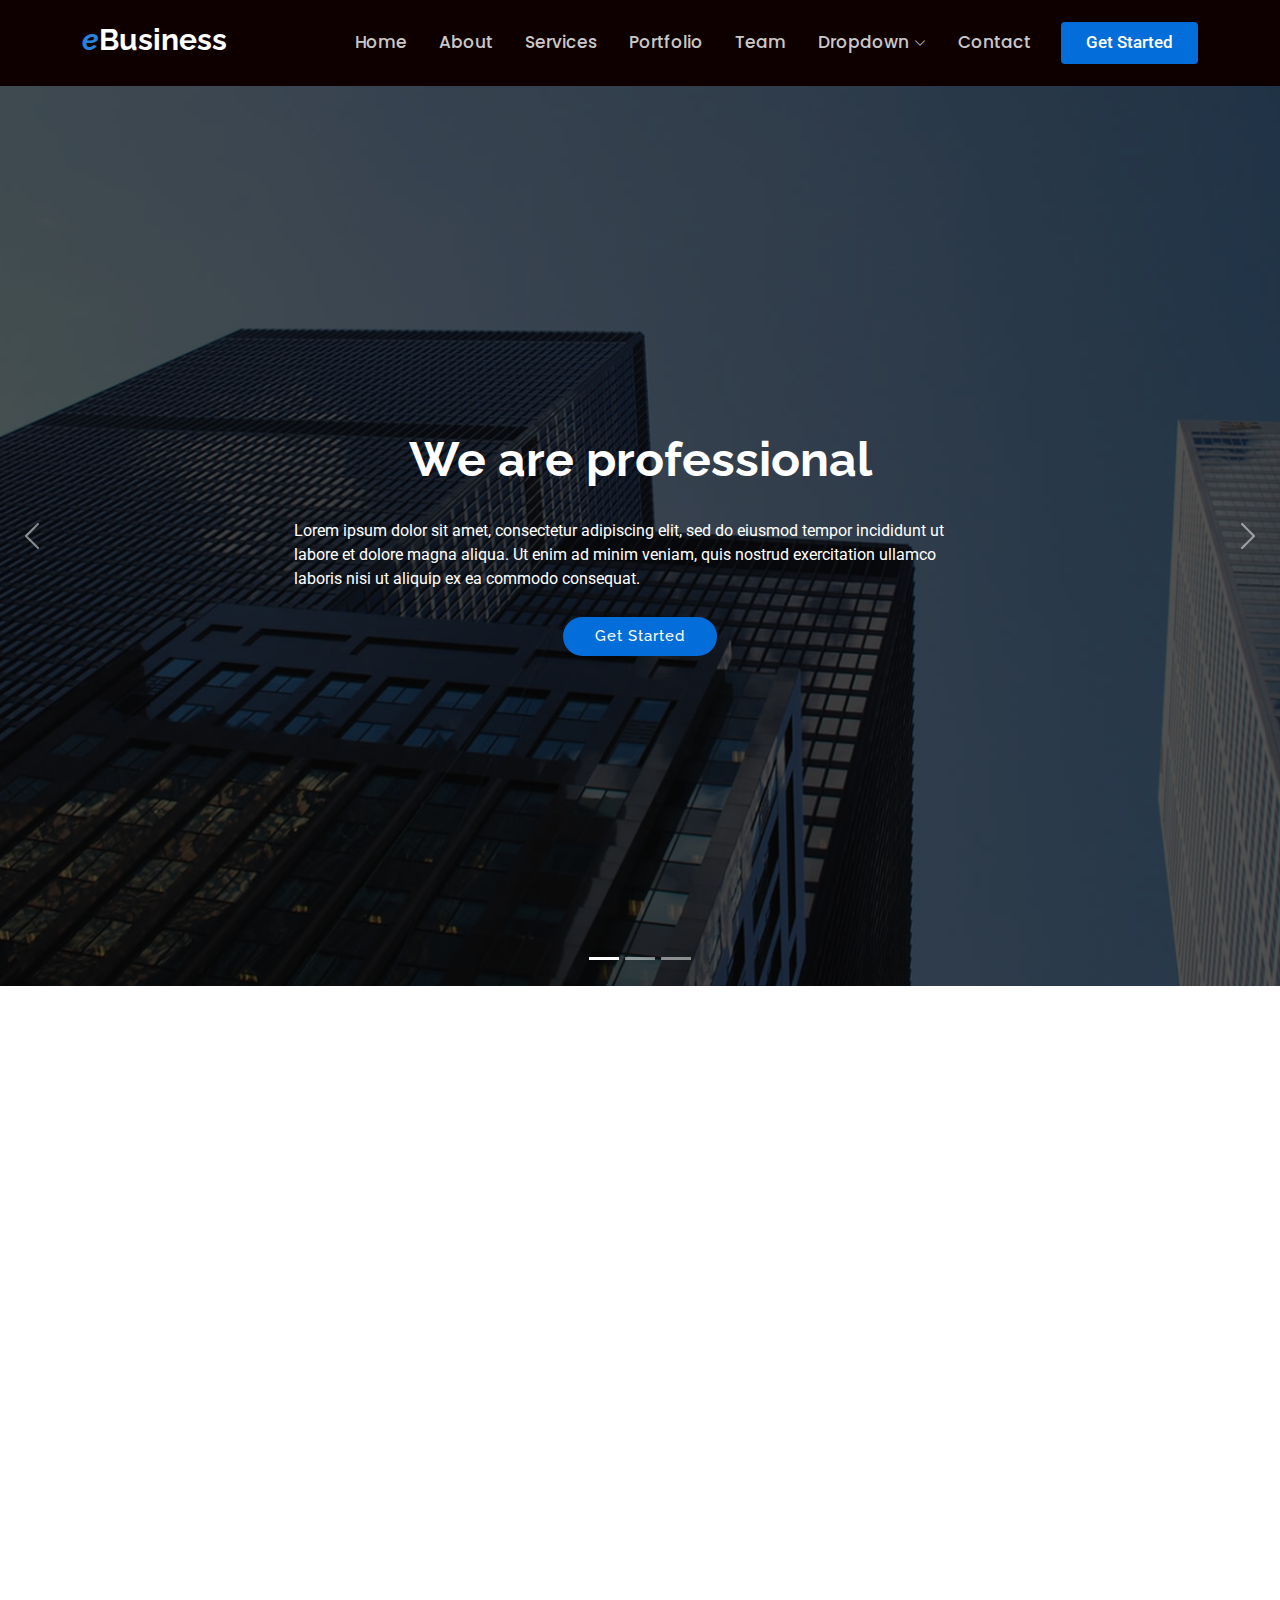
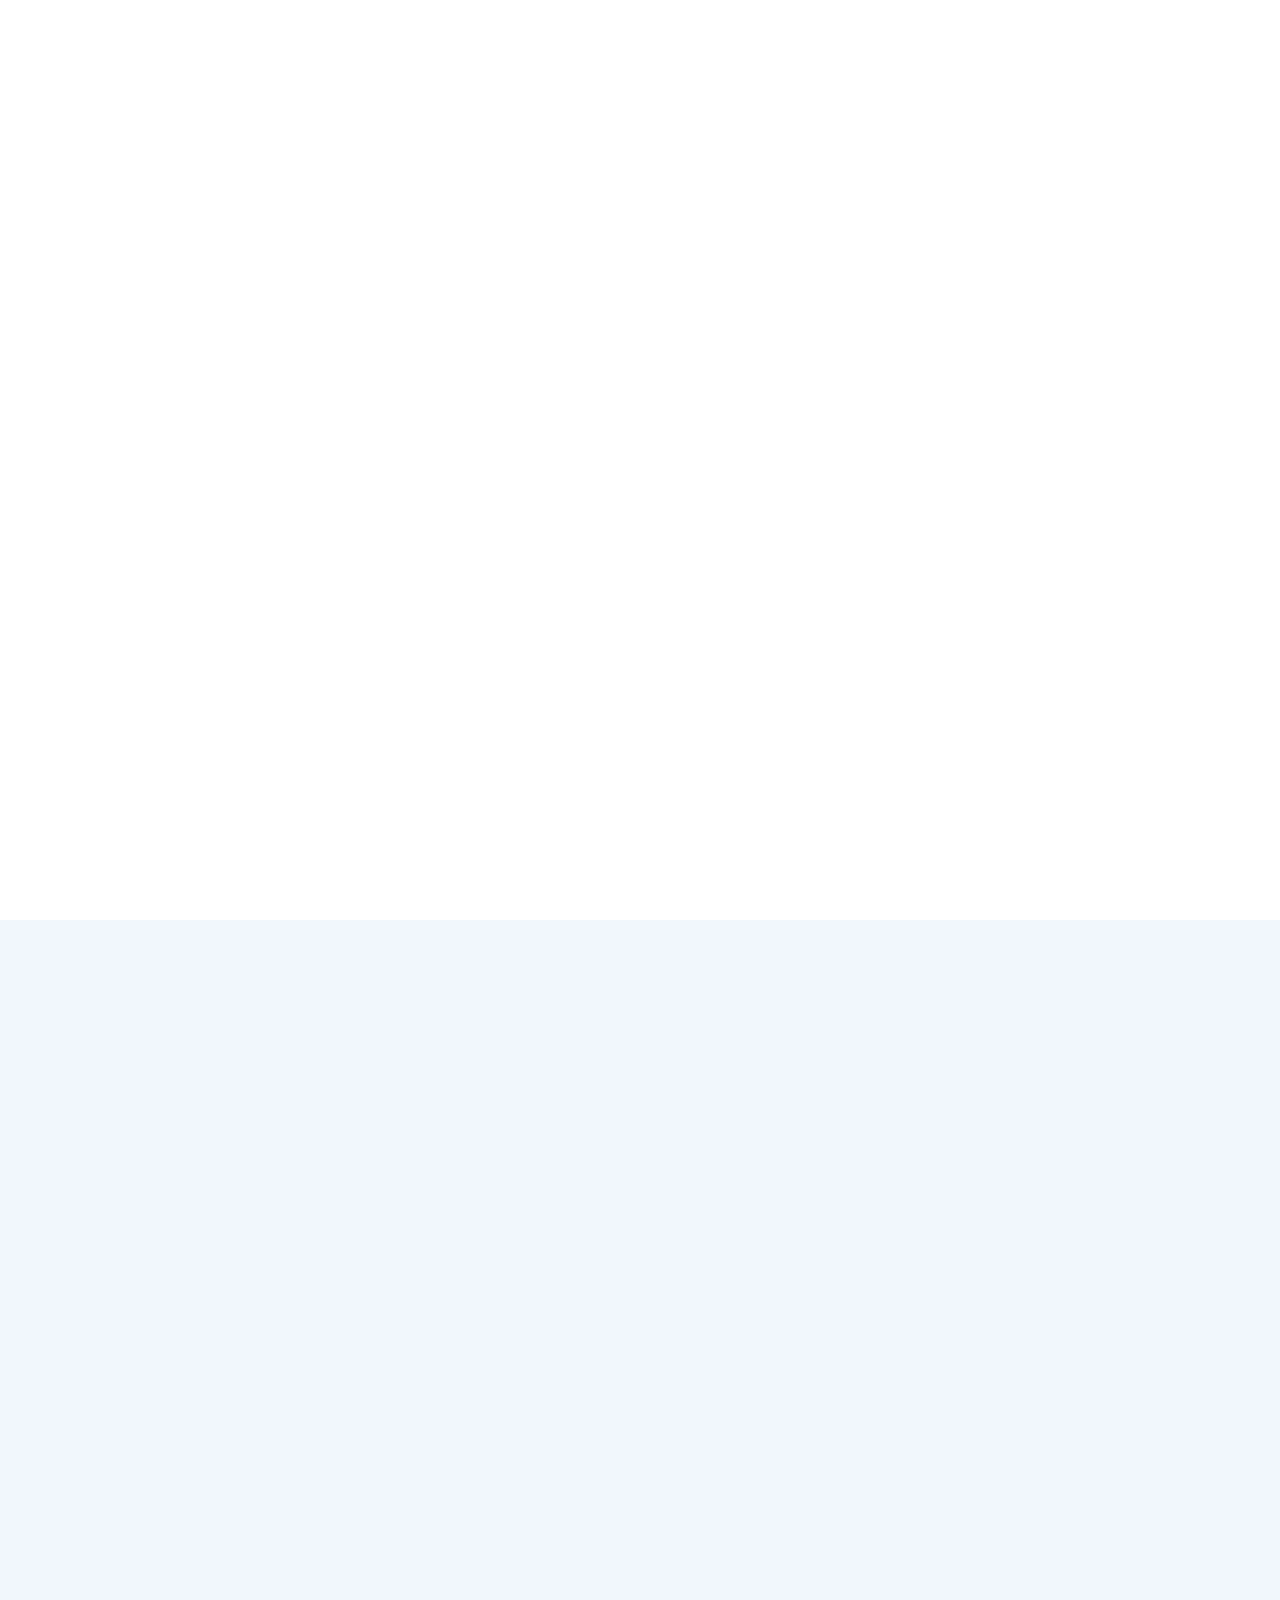
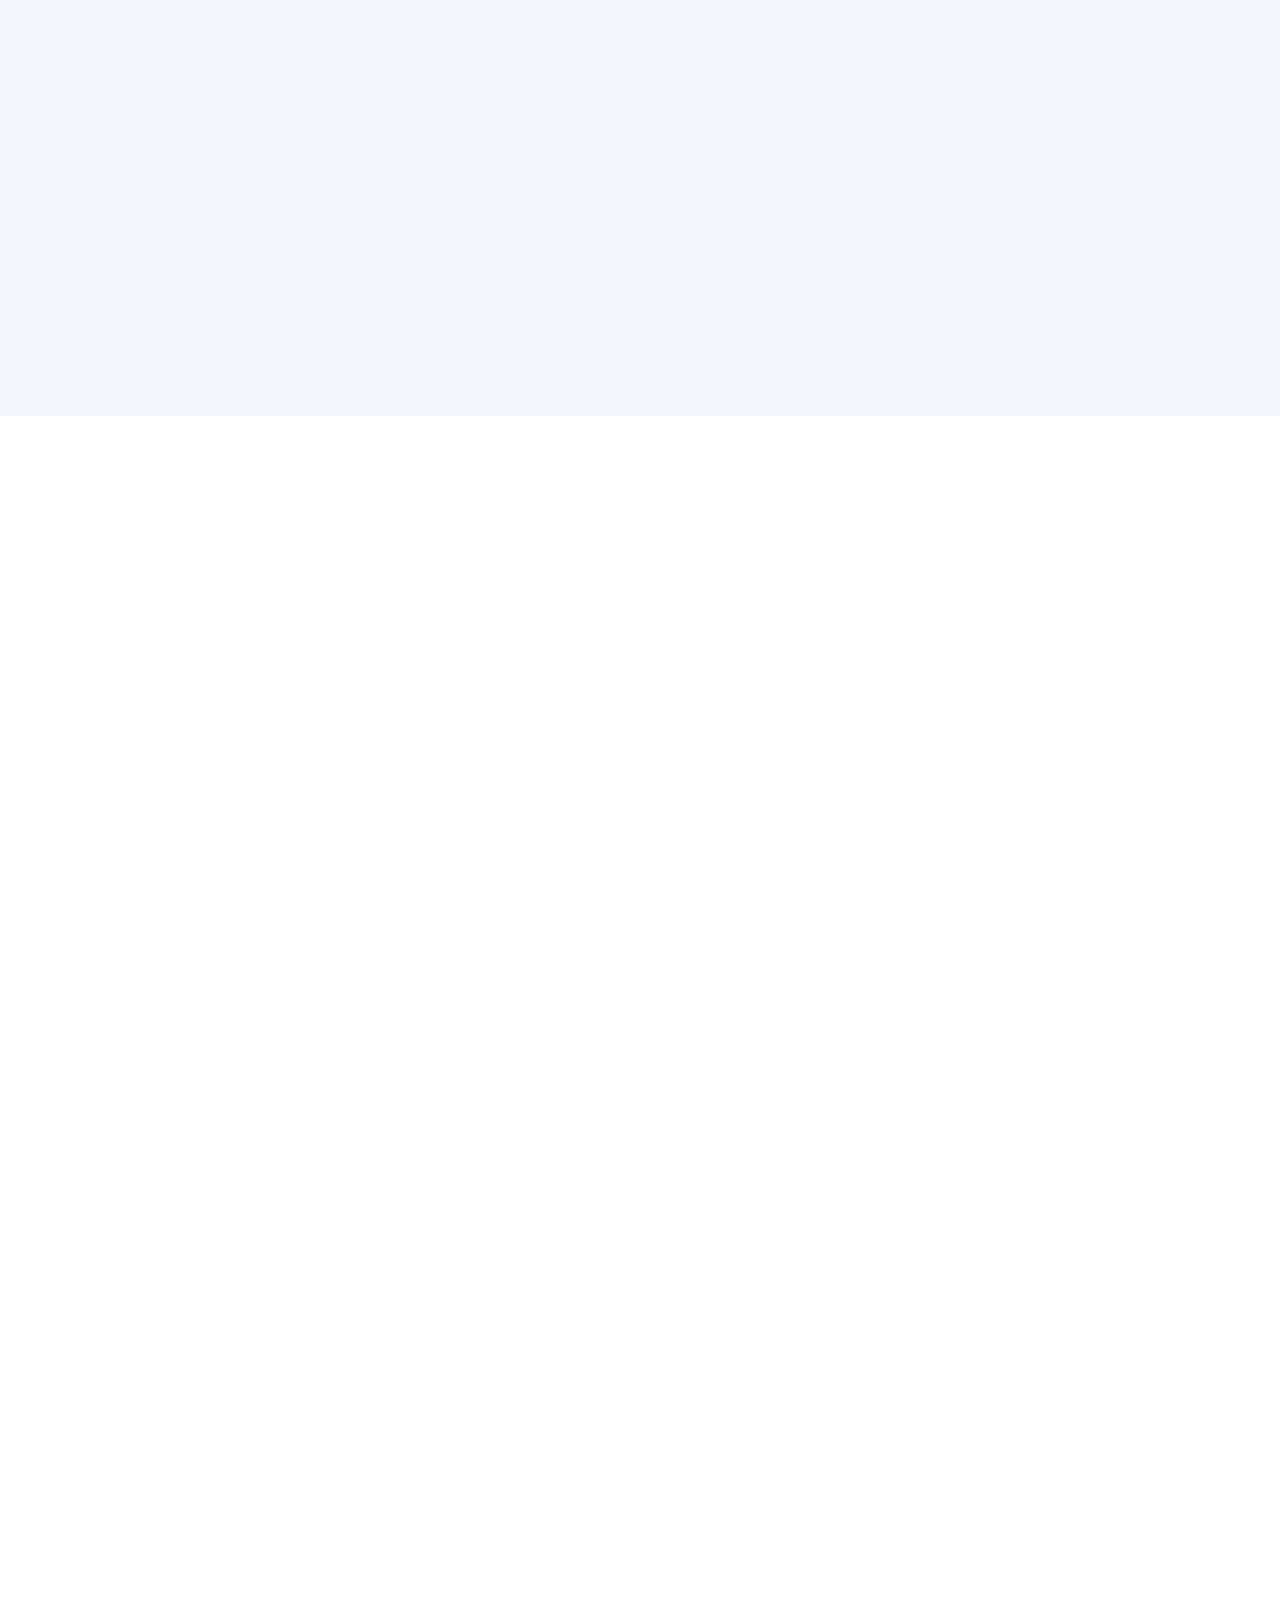
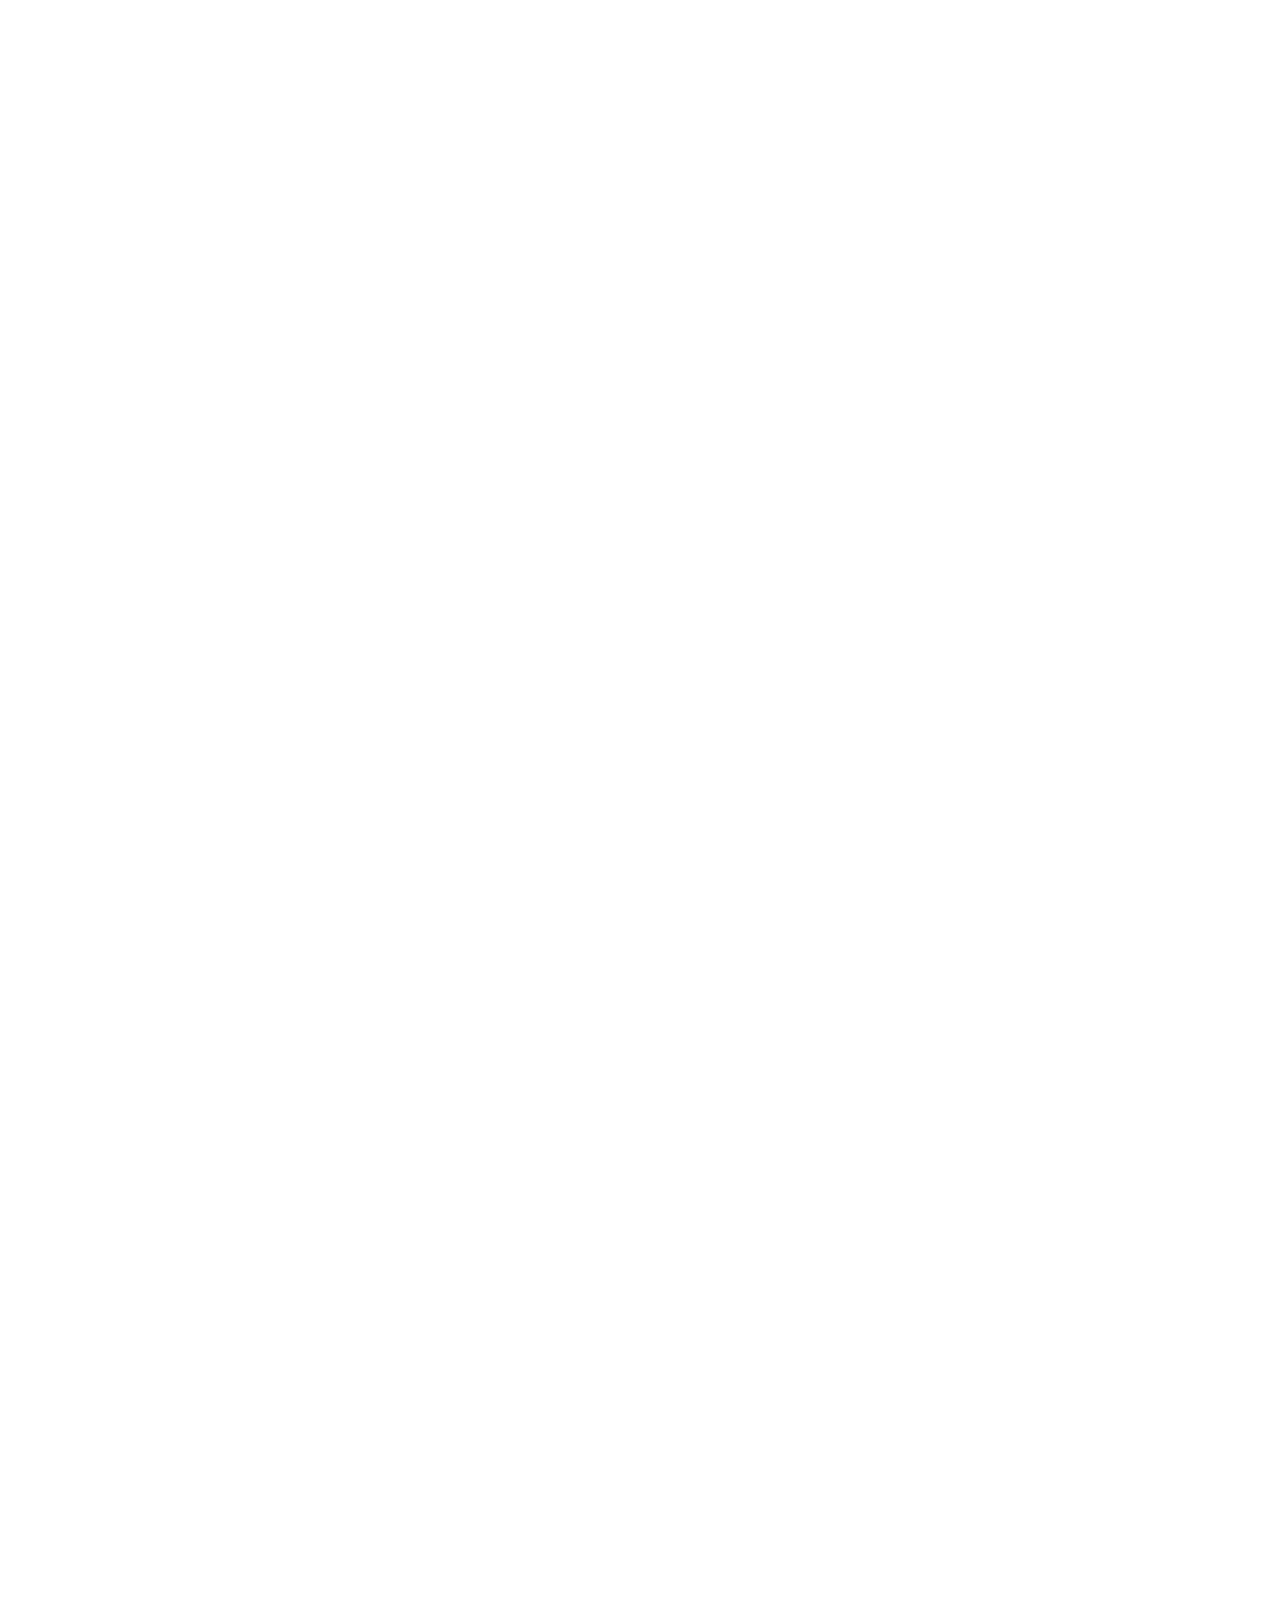
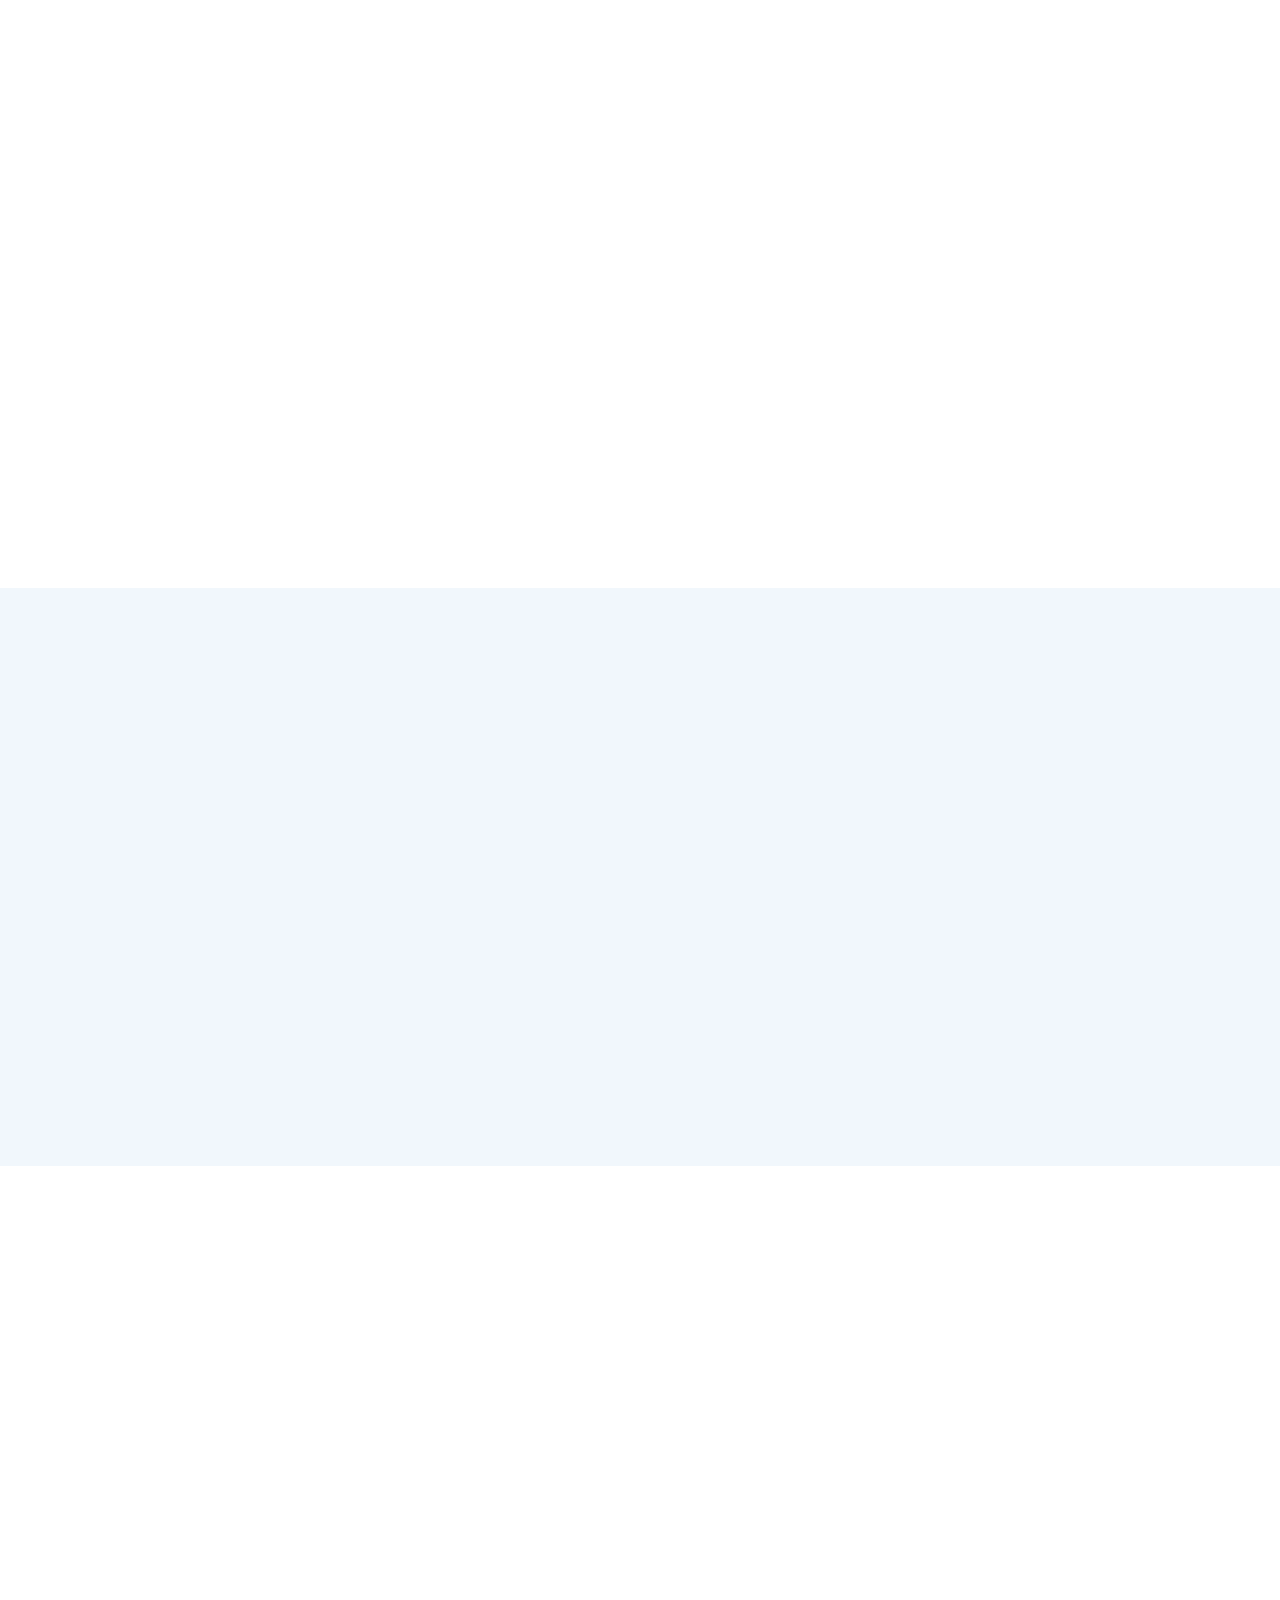
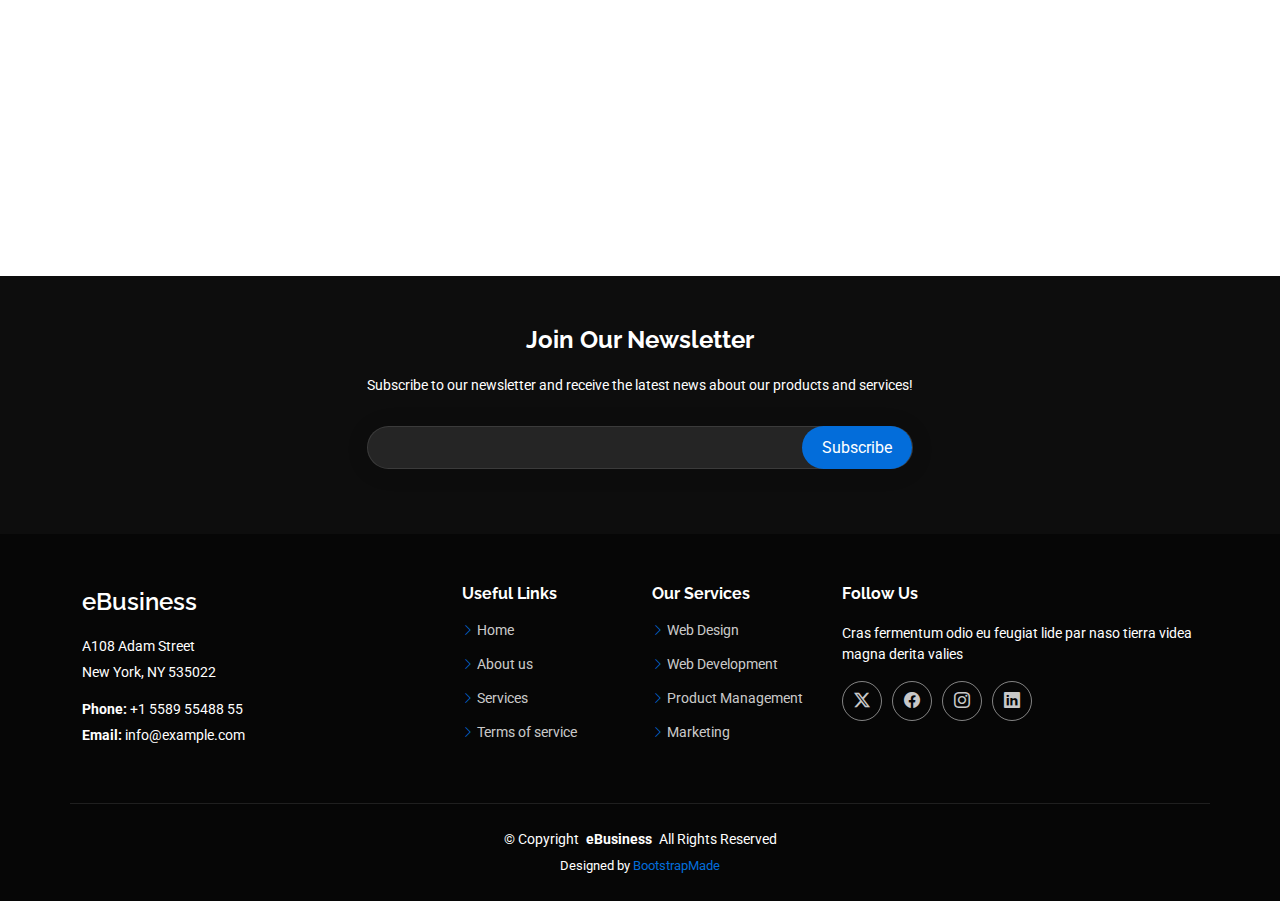
<file: index-old.html>
<!DOCTYPE html>
<html lang="en">

<head>
  <meta charset="utf-8">
  <meta content="width=device-width, initial-scale=1.0" name="viewport">
  <title>Index Old - eBusiness Bootstrap Template</title>
  <meta name="description" content="">
  <meta name="keywords" content="">

  <!-- Favicons -->
  <link href="assets/img/favicon.png" rel="icon">
  <link href="assets/img/apple-touch-icon.png" rel="apple-touch-icon">

  <!-- Fonts -->
  <link href="https://fonts.googleapis.com" rel="preconnect">
  <link href="https://fonts.gstatic.com" rel="preconnect" crossorigin>
  <link href="https://fonts.googleapis.com/css2?family=Roboto:ital,wght@0,100;0,300;0,400;0,500;0,700;0,900;1,100;1,300;1,400;1,500;1,700;1,900&family=Poppins:ital,wght@0,100;0,200;0,300;0,400;0,500;0,600;0,700;0,800;0,900;1,100;1,200;1,300;1,400;1,500;1,600;1,700;1,800;1,900&family=Raleway:ital,wght@0,100;0,200;0,300;0,400;0,500;0,600;0,700;0,800;0,900;1,100;1,200;1,300;1,400;1,500;1,600;1,700;1,800;1,900&display=swap" rel="stylesheet">

  <!-- Vendor CSS Files -->
  <link href="assets/vendor/bootstrap/css/bootstrap.min.css" rel="stylesheet">
  <link href="assets/vendor/bootstrap-icons/bootstrap-icons.css" rel="stylesheet">
  <link href="assets/vendor/aos/aos.css" rel="stylesheet">
  <link href="assets/vendor/swiper/swiper-bundle.min.css" rel="stylesheet">
  <link href="assets/vendor/glightbox/css/glightbox.min.css" rel="stylesheet">

  <!-- Main CSS File -->
  <link href="assets/css/main.css" rel="stylesheet">

  <!-- =======================================================
  * Template Name: eBusiness
  * Template URL: https://bootstrapmade.com/ebusiness-bootstrap-corporate-template/
  * Updated: Jun 23 2025 with Bootstrap v5.3.6
  * Author: BootstrapMade.com
  * License: https://bootstrapmade.com/license/
  ======================================================== -->
</head>

<body class="index-old-page">

  <header id="header" class="header d-flex align-items-center sticky-top">
    <div class="container-fluid container-xl position-relative d-flex align-items-center">

      <a href="index.html" class="logo d-flex align-items-center me-auto">
        <!-- Uncomment the line below if you also wish to use an image logo -->
        <!-- <img src="assets/img/logo.webp" alt=""> -->
        <h1 class="sitename"><span>e</span>Business</h1>
      </a>

      <nav id="navmenu" class="navmenu">
        <ul>
          <li><a href="#hero">Home</a></li>
          <li><a href="#about">About</a></li>
          <li><a href="#services">Services</a></li>
          <li><a href="#portfolio">Portfolio</a></li>
          <li><a href="#team">Team</a></li>
          <li class="dropdown"><a href="#"><span>Dropdown</span> <i class="bi bi-chevron-down toggle-dropdown"></i></a>
            <ul>
              <li><a href="#">Dropdown 1</a></li>
              <li class="dropdown"><a href="#"><span>Deep Dropdown</span> <i class="bi bi-chevron-down toggle-dropdown"></i></a>
                <ul>
                  <li><a href="#">Deep Dropdown 1</a></li>
                  <li><a href="#">Deep Dropdown 2</a></li>
                  <li><a href="#">Deep Dropdown 3</a></li>
                  <li><a href="#">Deep Dropdown 4</a></li>
                  <li><a href="#">Deep Dropdown 5</a></li>
                </ul>
              </li>
              <li><a href="#">Dropdown 2</a></li>
              <li><a href="#">Dropdown 3</a></li>
              <li><a href="#">Dropdown 4</a></li>
            </ul>
          </li>
          <li><a href="#contact">Contact</a></li>
        </ul>
        <i class="mobile-nav-toggle d-xl-none bi bi-list"></i>
      </nav>

      <a class="btn-getstarted" href="index.html#about">Get Started</a>

    </div>
  </header>

  <main class="main">

    <!-- Hero 2 Section -->
    <section id="hero-2" class="hero-2 section dark-background">

      <div id="hero-2-carousel" class="carousel slide carousel-fade" data-bs-ride="carousel" data-bs-interval="5000">

        <div class="carousel-item active">
          <img src="assets/img/hero-carousel/hero-carousel-1.jpg" alt="">
          <div class="carousel-container">
            <h2>We are professional</h2>
            <p>Lorem ipsum dolor sit amet, consectetur adipiscing elit, sed do eiusmod tempor incididunt ut labore et dolore magna aliqua. Ut enim ad minim veniam, quis nostrud exercitation ullamco laboris nisi ut aliquip ex ea commodo consequat.</p>
            <a href="#featured-services" class="btn-get-started">Get Started</a>
          </div>
        </div><!-- End Carousel Item -->

        <div class="carousel-item">
          <img src="assets/img/hero-carousel/hero-carousel-2.jpg" alt="">
          <div class="carousel-container">
            <h2>At vero eos et accusamus</h2>
            <p>Nam libero tempore, cum soluta nobis est eligendi optio cumque nihil impedit quo minus id quod maxime placeat facere possimus, omnis voluptas assumenda est, omnis dolor repellendus. Temporibus autem quibusdam et aut officiis debitis aut.</p>
            <a href="#featured-services" class="btn-get-started">Get Started</a>
          </div>
        </div><!-- End Carousel Item -->

        <div class="carousel-item">
          <img src="assets/img/hero-carousel/hero-carousel-3.jpg" alt="">
          <div class="carousel-container">
            <h2>Temporibus autem quibusdam</h2>
            <p>Beatae vitae dicta sunt explicabo. Nemo enim ipsam voluptatem quia voluptas sit aspernatur aut odit aut fugit, sed quia consequuntur magni dolores eos qui ratione voluptatem sequi nesciunt omnis iste natus error sit voluptatem accusantium.</p>
            <a href="#featured-services" class="btn-get-started">Get Started</a>
          </div>
        </div><!-- End Carousel Item -->

        <a class="carousel-control-prev" href="#hero-2-carousel" role="button" data-bs-slide="prev">
          <span class="carousel-control-prev-icon bi bi-chevron-left" aria-hidden="true"></span>
        </a>

        <a class="carousel-control-next" href="#hero-2-carousel" role="button" data-bs-slide="next">
          <span class="carousel-control-next-icon bi bi-chevron-right" aria-hidden="true"></span>
        </a>

        <ol class="carousel-indicators"></ol>

      </div>

    </section><!-- /Hero 2 Section -->

    <!-- About 2 Section -->
    <section id="about-2" class="about-2 section">

      <!-- Section Title -->
      <div class="container section-title" data-aos="fade-up">
        <h2>About</h2>
        <p>Necessitatibus eius consequatur ex aliquid fuga eum quidem sint consectetur velit</p>
      </div><!-- End Section Title -->

      <div class="container">

        <div class="row gy-3">

          <div class="col-lg-6" data-aos="fade-up" data-aos-delay="100">
            <img src="assets/img/about.jpg" alt="" class="img-fluid">
          </div>

          <div class="col-lg-6 d-flex flex-column justify-content-center" data-aos="fade-up" data-aos-delay="200">
            <div class="about-content ps-0 ps-lg-3">
              <h3>Voluptatem dignissimos provident quasi corporis voluptates sit assumenda.</h3>
              <p class="fst-italic">
                Lorem ipsum dolor sit amet, consectetur adipiscing elit, sed do eiusmod tempor incididunt ut labore et dolore
                magna aliqua.
              </p>
              <ul>
                <li>
                  <i class="bi bi-diagram-3"></i>
                  <div>
                    <h4>Ullamco laboris nisi ut aliquip consequat</h4>
                    <p>Magni facilis facilis repellendus cum excepturi quaerat praesentium libre trade</p>
                  </div>
                </li>
              </ul>
            </div>

          </div>
        </div>

      </div>

    </section><!-- /About 2 Section -->

    <!-- Services 2 Section -->
    <section id="services-2" class="services-2 section">

      <!-- Section Title -->
      <div class="container section-title" data-aos="fade-up">
        <h2>Services</h2>
        <p>Necessitatibus eius consequatur ex aliquid fuga eum quidem sint consectetur velit</p>
      </div><!-- End Section Title -->

      <div class="container">

        <div class="row g-5">

          <div class="col-lg-6" data-aos="fade-up" data-aos-delay="100">
            <div class="service-item item-cyan position-relative">
              <i class="bi bi-activity icon"></i>
              <div>
                <h3>Nesciunt Mete</h3>
                <p>Provident nihil minus qui consequatur non omnis maiores. Eos accusantium minus dolores iure perferendis tempore et consequatur.</p>
                <a href="service-details.html" class="read-more stretched-link">Learn More <i class="bi bi-arrow-right"></i></a>
              </div>
            </div>
          </div><!-- End Service Item -->

          <div class="col-lg-6" data-aos="fade-up" data-aos-delay="200">
            <div class="service-item item-orange position-relative">
              <i class="bi bi-broadcast icon"></i>
              <div>
                <h3>Eosle Commodi</h3>
                <p>Ut autem aut autem non a. Sint sint sit facilis nam iusto sint. Libero corrupti neque eum hic non ut nesciunt dolorem.</p>
                <a href="service-details.html" class="read-more stretched-link">Learn More <i class="bi bi-arrow-right"></i></a>
              </div>
            </div>
          </div><!-- End Service Item -->

          <div class="col-lg-6" data-aos="fade-up" data-aos-delay="300">
            <div class="service-item item-teal position-relative">
              <i class="bi bi-easel icon"></i>
              <div>
                <h3>Ledo Markt</h3>
                <p>Ut excepturi voluptatem nisi sed. Quidem fuga consequatur. Minus ea aut. Vel qui id voluptas adipisci eos earum corrupti.</p>
                <a href="service-details.html" class="read-more stretched-link">Learn More <i class="bi bi-arrow-right"></i></a>
              </div>
            </div>
          </div><!-- End Service Item -->

          <div class="col-lg-6" data-aos="fade-up" data-aos-delay="400">
            <div class="service-item item-red position-relative">
              <i class="bi bi-bounding-box-circles icon"></i>
              <div>
                <h3>Asperiores Commodi</h3>
                <p>Non et temporibus minus omnis sed dolor esse consequatur. Cupiditate sed error ea fuga sit provident adipisci neque.</p>
                <a href="service-details.html" class="read-more stretched-link">Learn More <i class="bi bi-arrow-right"></i></a>
              </div>
            </div>
          </div><!-- End Service Item -->

          <div class="col-lg-6" data-aos="fade-up" data-aos-delay="500">
            <div class="service-item item-indigo position-relative">
              <i class="bi bi-calendar4-week icon"></i>
              <div>
                <h3>Velit Doloremque.</h3>
                <p>Cumque et suscipit saepe. Est maiores autem enim facilis ut aut ipsam corporis aut. Sed animi at autem alias eius labore.</p>
                <a href="service-details.html" class="read-more stretched-link">Learn More <i class="bi bi-arrow-right"></i></a>
              </div>
            </div>
          </div><!-- End Service Item -->

          <div class="col-lg-6" data-aos="fade-up" data-aos-delay="600">
            <div class="service-item item-pink position-relative">
              <i class="bi bi-chat-square-text icon"></i>
              <div>
                <h3>Dolori Architecto</h3>
                <p>Hic molestias ea quibusdam eos. Fugiat enim doloremque aut neque non et debitis iure. Corrupti recusandae ducimus enim.</p>
                <a href="service-details.html" class="read-more stretched-link">Learn More <i class="bi bi-arrow-right"></i></a>
              </div>
            </div>
          </div><!-- End Service Item -->

        </div>

      </div>

    </section><!-- /Services 2 Section -->

    <!-- Features 2 Section -->
    <section id="features-2" class="features-2 section light-background">

      <!-- Section Title -->
      <div class="container section-title" data-aos="fade-up">
        <h2>Features</h2>
        <p>Necessitatibus eius consequatur ex aliquid fuga eum quidem sint consectetur velit</p>
      </div><!-- End Section Title -->

      <div class="container">

        <div class="row gy-4 justify-content-between features-item">

          <div class="col-lg-6" data-aos="fade-up" data-aos-delay="100">
            <img src="assets/img/features/features-1.webp" class="img-fluid" alt="">
          </div>

          <div class="col-lg-5 d-flex align-items-center" data-aos="fade-up" data-aos-delay="200">
            <div class="content">
              <h3>Corporis temporibus maiores provident</h3>
              <p>
                Ullamco laboris nisi ut aliquip ex ea commodo consequat. Duis aute irure dolor in reprehenderit in voluptate
                velit esse cillum dolore eu fugiat nulla pariatur. Excepteur sint occaecat cupidatat non proident.
              </p>
              <a href="#" class="btn more-btn">Learn More</a>
            </div>
          </div>

        </div><!-- Features Item -->

        <div class="row gy-4 justify-content-between features-item">

          <div class="col-lg-5 d-flex align-items-center order-2 order-lg-1" data-aos="fade-up" data-aos-delay="100">

            <div class="content">
              <h3>Neque ipsum omnis sapiente quod quia dicta</h3>
              <p>
                Quidem qui dolore incidunt aut. In assumenda harum id iusto lorena plasico mares
              </p>
              <ul>
                <li><i class="bi bi-easel flex-shrink-0"></i> Et corporis ea eveniet ducimus.</li>
                <li><i class="bi bi-patch-check flex-shrink-0"></i> Exercitationem dolorem sapiente.</li>
                <li><i class="bi bi-brightness-high flex-shrink-0"></i> Veniam quia modi magnam.</li>
              </ul>
              <p></p>
              <a href="#" class="btn more-btn">Learn More</a>
            </div>

          </div>

          <div class="col-lg-6 order-1 order-lg-2" data-aos="fade-up" data-aos-delay="200">
            <img src="assets/img/features/features-2.webp" class="img-fluid" alt="">
          </div>

        </div><!-- Features Item -->

      </div>

    </section><!-- /Features 2 Section -->

    <!-- Why Us 2 Section -->
    <section id="why-us-2" class="why-us-2 section">

      <!-- Section Title -->
      <div class="container section-title" data-aos="fade-up">
        <h2>Why Us</h2>
        <p>Necessitatibus eius consequatur ex aliquid fuga eum quidem sint consectetur velit</p>
      </div><!-- End Section Title -->

      <div class="container">

        <div class="row gy-4">

          <div class="col-lg-4" data-aos="fade-up" data-aos-delay="100">
            <div class="card-item">
              <span>01</span>
              <h4><a href="" class="stretched-link">Lorem Ipsum</a></h4>
              <p>Ulamco laboris nisi ut aliquip ex ea commodo consequat. Et consectetur ducimus vero placeat</p>
            </div>
          </div><!-- Card Item -->

          <div class="col-lg-4" data-aos="fade-up" data-aos-delay="200">
            <div class="card-item">
              <span>02</span>
              <h4><a href="" class="stretched-link">Repellat Nihil</a></h4>
              <p>Dolorem est fugiat occaecati voluptate velit esse. Dicta veritatis dolor quod et vel dire leno para dest</p>
            </div>
          </div><!-- Card Item -->

          <div class="col-lg-4" data-aos="fade-up" data-aos-delay="300">
            <div class="card-item">
              <span>03</span>
              <h4><a href="" class="stretched-link">Ad ad velit qui</a></h4>
              <p>Molestiae officiis omnis illo asperiores. Aut doloribus vitae sunt debitis quo vel nam quis</p>
            </div>
          </div><!-- Card Item -->

        </div>

      </div>

    </section><!-- /Why Us 2 Section -->

    <!-- Portfolio 2 Section -->
    <section id="portfolio-2" class="portfolio-2 section">

      <!-- Section Title -->
      <div class="container section-title" data-aos="fade-up">
        <h2>Portfolio</h2>
        <p>Necessitatibus eius consequatur ex aliquid fuga eum quidem sint consectetur velit</p>
      </div><!-- End Section Title -->

      <div class="container">

        <div class="isotope-layout" data-default-filter="*" data-layout="masonry" data-sort="original-order">

          <ul class="portfolio-filters isotope-filters" data-aos="fade-up" data-aos-delay="100">
            <li data-filter="*" class="filter-active">All</li>
            <li data-filter=".filter-app">App</li>
            <li data-filter=".filter-product">Product</li>
            <li data-filter=".filter-branding">Branding</li>
            <li data-filter=".filter-books">Books</li>
          </ul><!-- End Portfolio Filters -->

          <div class="row gy-4 isotope-container" data-aos="fade-up" data-aos-delay="200">

            <div class="col-lg-4 col-md-6 portfolio-item isotope-item filter-app">
              <div class="portfolio-content h-100">
                <a href="assets/img/portfolio/portfolio-1.webp" data-gallery="portfolio-gallery-app" class="glightbox"><img src="assets/img/portfolio/portfolio-1.webp" class="img-fluid" alt=""></a>
                <div class="portfolio-info">
                  <h4><a href="portfolio-details.html" title="More Details">App 1</a></h4>
                  <p>Lorem ipsum, dolor sit amet consectetur</p>
                </div>
              </div>
            </div><!-- End Portfolio Item -->

            <div class="col-lg-4 col-md-6 portfolio-item isotope-item filter-product">
              <div class="portfolio-content h-100">
                <a href="assets/img/portfolio/portfolio-10.webp" data-gallery="portfolio-gallery-app" class="glightbox"><img src="assets/img/portfolio/portfolio-10.webp" class="img-fluid" alt=""></a>
                <div class="portfolio-info">
                  <h4><a href="portfolio-details.html" title="More Details">Product 1</a></h4>
                  <p>Lorem ipsum, dolor sit amet consectetur</p>
                </div>
              </div>
            </div><!-- End Portfolio Item -->

            <div class="col-lg-4 col-md-6 portfolio-item isotope-item filter-branding">
              <div class="portfolio-content h-100">
                <a href="assets/img/portfolio/portfolio-7.webp" data-gallery="portfolio-gallery-app" class="glightbox"><img src="assets/img/portfolio/portfolio-7.webp" class="img-fluid" alt=""></a>
                <div class="portfolio-info">
                  <h4><a href="portfolio-details.html" title="More Details">Branding 1</a></h4>
                  <p>Lorem ipsum, dolor sit amet consectetur</p>
                </div>
              </div>
            </div><!-- End Portfolio Item -->

            <div class="col-lg-4 col-md-6 portfolio-item isotope-item filter-books">
              <div class="portfolio-content h-100">
                <a href="assets/img/portfolio/portfolio-4.webp" data-gallery="portfolio-gallery-app" class="glightbox"><img src="assets/img/portfolio/portfolio-4.webp" class="img-fluid" alt=""></a>
                <div class="portfolio-info">
                  <h4><a href="portfolio-details.html" title="More Details">Books 1</a></h4>
                  <p>Lorem ipsum, dolor sit amet consectetur</p>
                </div>
              </div>
            </div><!-- End Portfolio Item -->

            <div class="col-lg-4 col-md-6 portfolio-item isotope-item filter-app">
              <div class="portfolio-content h-100">
                <a href="assets/img/portfolio/portfolio-2.webp" data-gallery="portfolio-gallery-app" class="glightbox"><img src="assets/img/portfolio/portfolio-2.webp" class="img-fluid" alt=""></a>
                <div class="portfolio-info">
                  <h4><a href="portfolio-details.html" title="More Details">App 2</a></h4>
                  <p>Lorem ipsum, dolor sit amet consectetur</p>
                </div>
              </div>
            </div><!-- End Portfolio Item -->

            <div class="col-lg-4 col-md-6 portfolio-item isotope-item filter-product">
              <div class="portfolio-content h-100">
                <a href="assets/img/portfolio/portfolio-11.webp" data-gallery="portfolio-gallery-app" class="glightbox"><img src="assets/img/portfolio/portfolio-11.webp" class="img-fluid" alt=""></a>
                <div class="portfolio-info">
                  <h4><a href="portfolio-details.html" title="More Details">Product 2</a></h4>
                  <p>Lorem ipsum, dolor sit amet consectetur</p>
                </div>
              </div>
            </div><!-- End Portfolio Item -->

            <div class="col-lg-4 col-md-6 portfolio-item isotope-item filter-branding">
              <div class="portfolio-content h-100">
                <a href="assets/img/portfolio/portfolio-8.webp" data-gallery="portfolio-gallery-app" class="glightbox"><img src="assets/img/portfolio/portfolio-8.webp" class="img-fluid" alt=""></a>
                <div class="portfolio-info">
                  <h4><a href="portfolio-details.html" title="More Details">Branding 2</a></h4>
                  <p>Lorem ipsum, dolor sit amet consectetur</p>
                </div>
              </div>
            </div><!-- End Portfolio Item -->

            <div class="col-lg-4 col-md-6 portfolio-item isotope-item filter-books">
              <div class="portfolio-content h-100">
                <a href="assets/img/portfolio/portfolio-5.webp" data-gallery="portfolio-gallery-app" class="glightbox"><img src="assets/img/portfolio/portfolio-5.webp" class="img-fluid" alt=""></a>
                <div class="portfolio-info">
                  <h4><a href="portfolio-details.html" title="More Details">Books 2</a></h4>
                  <p>Lorem ipsum, dolor sit amet consectetur</p>
                </div>
              </div>
            </div><!-- End Portfolio Item -->

            <div class="col-lg-4 col-md-6 portfolio-item isotope-item filter-app">
              <div class="portfolio-content h-100">
                <a href="assets/img/portfolio/portfolio-3.webp" data-gallery="portfolio-gallery-app" class="glightbox"><img src="assets/img/portfolio/portfolio-3.webp" class="img-fluid" alt=""></a>
                <div class="portfolio-info">
                  <h4><a href="portfolio-details.html" title="More Details">App 3</a></h4>
                  <p>Lorem ipsum, dolor sit amet consectetur</p>
                </div>
              </div>
            </div><!-- End Portfolio Item -->

            <div class="col-lg-4 col-md-6 portfolio-item isotope-item filter-product">
              <div class="portfolio-content h-100">
                <a href="assets/img/portfolio/portfolio-12.webp" data-gallery="portfolio-gallery-app" class="glightbox"><img src="assets/img/portfolio/portfolio-12.webp" class="img-fluid" alt=""></a>
                <div class="portfolio-info">
                  <h4><a href="portfolio-details.html" title="More Details">Product 3</a></h4>
                  <p>Lorem ipsum, dolor sit amet consectetur</p>
                </div>
              </div>
            </div><!-- End Portfolio Item -->

            <div class="col-lg-4 col-md-6 portfolio-item isotope-item filter-branding">
              <div class="portfolio-content h-100">
                <a href="assets/img/portfolio/portfolio-9.webp" data-gallery="portfolio-gallery-app" class="glightbox"><img src="assets/img/portfolio/portfolio-9.webp" class="img-fluid" alt=""></a>
                <div class="portfolio-info">
                  <h4><a href="portfolio-details.html" title="More Details">Branding 3</a></h4>
                  <p>Lorem ipsum, dolor sit amet consectetur</p>
                </div>
              </div>
            </div><!-- End Portfolio Item -->

            <div class="col-lg-4 col-md-6 portfolio-item isotope-item filter-books">
              <div class="portfolio-content h-100">
                <a href="assets/img/portfolio/portfolio-6.webp" data-gallery="portfolio-gallery-app" class="glightbox"><img src="assets/img/portfolio/portfolio-6.webp" class="img-fluid" alt=""></a>
                <div class="portfolio-info">
                  <h4><a href="portfolio-details.html" title="More Details">Books 3</a></h4>
                  <p>Lorem ipsum, dolor sit amet consectetur</p>
                </div>
              </div>
            </div><!-- End Portfolio Item -->

          </div><!-- End Portfolio Container -->

        </div>

      </div>

    </section><!-- /Portfolio 2 Section -->

    <!-- Pricing 2 Section -->
    <section id="pricing-2" class="pricing-2 section">

      <!-- Section Title -->
      <div class="container section-title" data-aos="fade-up">
        <h2>Pricing</h2>
        <p>Necessitatibus eius consequatur ex aliquid fuga eum quidem sint consectetur velit</p>
      </div><!-- End Section Title -->

      <div class="container">

        <div class="row gy-4">

          <div class="col-lg-4" data-aos="zoom-in" data-aos-delay="100">
            <div class="pricing-item">
              <h3>Free Plan</h3>
              <p class="description">Ullam mollitia quasi nobis soluta in voluptatum et sint palora dex strater</p>
              <h4><sup>$</sup>0<span> / month</span></h4>
              <a href="#" class="cta-btn">Start a free trial</a>
              <p class="text-center small">No credit card required</p>
              <ul>
                <li><i class="bi bi-check"></i> <span>Quam adipiscing vitae proin</span></li>
                <li><i class="bi bi-check"></i> <span>Nec feugiat nisl pretium</span></li>
                <li><i class="bi bi-check"></i> <span>Nulla at volutpat diam uteera</span></li>
                <li class="na"><i class="bi bi-x"></i> <span>Pharetra massa massa ultricies</span></li>
                <li class="na"><i class="bi bi-x"></i> <span>Massa ultricies mi quis hendrerit</span></li>
                <li class="na"><i class="bi bi-x"></i> <span>Voluptate id voluptas qui sed aperiam rerum</span></li>
                <li class="na"><i class="bi bi-x"></i> <span>Iure nihil dolores recusandae odit voluptatibus</span></li>
              </ul>
            </div>
          </div><!-- End Pricing Item -->

          <div class="col-lg-4" data-aos="zoom-in" data-aos-delay="200">
            <div class="pricing-item featured">
              <p class="popular">Popular</p>
              <h3>Business Plan</h3>
              <p class="description">Ullam mollitia quasi nobis soluta in voluptatum et sint palora dex strater</p>
              <h4><sup>$</sup>29<span> / month</span></h4>
              <a href="#" class="cta-btn">Start a free trial</a>
              <p class="text-center small">No credit card required</p>
              <ul>
                <li><i class="bi bi-check"></i> <span>Quam adipiscing vitae proin</span></li>
                <li><i class="bi bi-check"></i> <span>Nec feugiat nisl pretium</span></li>
                <li><i class="bi bi-check"></i> <span>Nulla at volutpat diam uteera</span></li>
                <li><i class="bi bi-check"></i> <span>Pharetra massa massa ultricies</span></li>
                <li><i class="bi bi-check"></i> <span>Massa ultricies mi quis hendrerit</span></li>
                <li><i class="bi bi-check"></i> <span>Voluptate id voluptas qui sed aperiam rerum</span></li>
                <li class="na"><i class="bi bi-x"></i> <span>Iure nihil dolores recusandae odit voluptatibus</span></li>
              </ul>
            </div>
          </div><!-- End Pricing Item -->

          <div class="col-lg-4" data-aos="zoom-in" data-aos-delay="300">
            <div class="pricing-item">
              <h3>Developer Plan</h3>
              <p class="description">Ullam mollitia quasi nobis soluta in voluptatum et sint palora dex strater</p>
              <h4><sup>$</sup>49<span> / month</span></h4>
              <a href="#" class="cta-btn">Start a free trial</a>
              <p class="text-center small">No credit card required</p>
              <ul>
                <li><i class="bi bi-check"></i> <span>Quam adipiscing vitae proin</span></li>
                <li><i class="bi bi-check"></i> <span>Nec feugiat nisl pretium</span></li>
                <li><i class="bi bi-check"></i> <span>Nulla at volutpat diam uteera</span></li>
                <li><i class="bi bi-check"></i> <span>Pharetra massa massa ultricies</span></li>
                <li><i class="bi bi-check"></i> <span>Massa ultricies mi quis hendrerit</span></li>
                <li><i class="bi bi-check"></i> <span>Voluptate id voluptas qui sed aperiam rerum</span></li>
                <li><i class="bi bi-check"></i> <span>Iure nihil dolores recusandae odit voluptatibus</span></li>
              </ul>
            </div>
          </div><!-- End Pricing Item -->

        </div>

      </div>

    </section><!-- /Pricing 2 Section -->

    <!-- Faq 2 Section -->
    <section id="faq-2" class="faq-2 section light-background">

      <div class="container">

        <div class="row gy-4">

          <div class="col-lg-4" data-aos="fade-up" data-aos-delay="100">
            <div class="content px-xl-5">
              <h3><span>Frequently Asked </span><strong>Questions</strong></h3>
              <p>
                Lorem ipsum dolor sit amet, consectetur adipiscing elit, sed do eiusmod tempor incididunt ut labore et dolore magna aliqua. Duis aute irure dolor in reprehenderit
              </p>
            </div>
          </div>

          <div class="col-lg-8" data-aos="fade-up" data-aos-delay="200">

            <div class="faq-container">
              <div class="faq-item faq-active">
                <h3><span class="num">1.</span> <span>Non consectetur a erat nam at lectus urna duis?</span></h3>
                <div class="faq-content">
                  <p>Feugiat pretium nibh ipsum consequat. Tempus iaculis urna id volutpat lacus laoreet non curabitur gravida. Venenatis lectus magna fringilla urna porttitor rhoncus dolor purus non.</p>
                </div>
                <i class="faq-toggle bi bi-chevron-right"></i>
              </div><!-- End Faq item-->

              <div class="faq-item">
                <h3><span class="num">2.</span> <span>Feugiat scelerisque varius morbi enim nunc faucibus a pellentesque?</span></h3>
                <div class="faq-content">
                  <p>Dolor sit amet consectetur adipiscing elit pellentesque habitant morbi. Id interdum velit laoreet id donec ultrices. Fringilla phasellus faucibus scelerisque eleifend donec pretium. Est pellentesque elit ullamcorper dignissim. Mauris ultrices eros in cursus turpis massa tincidunt dui.</p>
                </div>
                <i class="faq-toggle bi bi-chevron-right"></i>
              </div><!-- End Faq item-->

              <div class="faq-item">
                <h3><span class="num">3.</span> <span>Dolor sit amet consectetur adipiscing elit pellentesque?</span></h3>
                <div class="faq-content">
                  <p>Eleifend mi in nulla posuere sollicitudin aliquam ultrices sagittis orci. Faucibus pulvinar elementum integer enim. Sem nulla pharetra diam sit amet nisl suscipit. Rutrum tellus pellentesque eu tincidunt. Lectus urna duis convallis convallis tellus. Urna molestie at elementum eu facilisis sed odio morbi quis</p>
                </div>
                <i class="faq-toggle bi bi-chevron-right"></i>
              </div><!-- End Faq item-->

              <div class="faq-item">
                <h3><span class="num">4.</span> <span>Ac odio tempor orci dapibus. Aliquam eleifend mi in nulla?</span></h3>
                <div class="faq-content">
                  <p>Dolor sit amet consectetur adipiscing elit pellentesque habitant morbi. Id interdum velit laoreet id donec ultrices. Fringilla phasellus faucibus scelerisque eleifend donec pretium. Est pellentesque elit ullamcorper dignissim. Mauris ultrices eros in cursus turpis massa tincidunt dui.</p>
                </div>
                <i class="faq-toggle bi bi-chevron-right"></i>
              </div><!-- End Faq item-->

              <div class="faq-item">
                <h3><span class="num">5.</span> <span>Tempus quam pellentesque nec nam aliquam sem et tortor consequat?</span></h3>
                <div class="faq-content">
                  <p>Molestie a iaculis at erat pellentesque adipiscing commodo. Dignissim suspendisse in est ante in. Nunc vel risus commodo viverra maecenas accumsan. Sit amet nisl suscipit adipiscing bibendum est. Purus gravida quis blandit turpis cursus in</p>
                </div>
                <i class="faq-toggle bi bi-chevron-right"></i>
              </div><!-- End Faq item-->

            </div>

          </div>
        </div>

      </div>

    </section><!-- /Faq 2 Section -->

    <!-- Contact 2 Section -->
    <section id="contact-2" class="contact-2 section">

      <!-- Section Title -->
      <div class="container section-title" data-aos="fade-up">
        <h2>Contact</h2>
        <p>Necessitatibus eius consequatur ex aliquid fuga eum quidem sint consectetur velit</p>
      </div><!-- End Section Title -->

      <div class="container" data-aos="fade-up" data-aos-delay="100">

        <div class="row gy-4">

          <div class="col-lg-6">

            <div class="row gy-4">
              <div class="col-md-6">
                <div class="info-item" data-aos="fade" data-aos-delay="200">
                  <i class="bi bi-geo-alt"></i>
                  <h3>Address</h3>
                  <p>A108 Adam Street</p>
                  <p>New York, NY 535022</p>
                </div>
              </div><!-- End Info Item -->

              <div class="col-md-6">
                <div class="info-item" data-aos="fade" data-aos-delay="300">
                  <i class="bi bi-telephone"></i>
                  <h3>Call Us</h3>
                  <p>+1 5589 55488 55</p>
                  <p>+1 6678 254445 41</p>
                </div>
              </div><!-- End Info Item -->

              <div class="col-md-6">
                <div class="info-item" data-aos="fade" data-aos-delay="400">
                  <i class="bi bi-envelope"></i>
                  <h3>Email Us</h3>
                  <p>info@example.com</p>
                  <p>contact@example.com</p>
                </div>
              </div><!-- End Info Item -->

              <div class="col-md-6">
                <div class="info-item" data-aos="fade" data-aos-delay="500">
                  <i class="bi bi-clock"></i>
                  <h3>Open Hours</h3>
                  <p>Monday - Friday</p>
                  <p>9:00AM - 05:00PM</p>
                </div>
              </div><!-- End Info Item -->

            </div>

          </div>

          <div class="col-lg-6">
            <form action="forms/contact.php" method="post" class="php-email-form" data-aos="fade-up" data-aos-delay="200">
              <div class="row gy-4">

                <div class="col-md-6">
                  <input type="text" name="name" class="form-control" placeholder="Your Name" required="">
                </div>

                <div class="col-md-6 ">
                  <input type="email" class="form-control" name="email" placeholder="Your Email" required="">
                </div>

                <div class="col-12">
                  <input type="text" class="form-control" name="subject" placeholder="Subject" required="">
                </div>

                <div class="col-12">
                  <textarea class="form-control" name="message" rows="6" placeholder="Message" required=""></textarea>
                </div>

                <div class="col-12 text-center">
                  <div class="loading">Loading</div>
                  <div class="error-message"></div>
                  <div class="sent-message">Your message has been sent. Thank you!</div>

                  <button type="submit">Send Message</button>
                </div>

              </div>
            </form>
          </div><!-- End Contact Form -->

        </div>

      </div>

    </section><!-- /Contact 2 Section -->

  </main>

  <footer id="footer" class="footer dark-background">

    <div class="footer-newsletter">
      <div class="container">
        <div class="row justify-content-center text-center">
          <div class="col-lg-6">
            <h4>Join Our Newsletter</h4>
            <p>Subscribe to our newsletter and receive the latest news about our products and services!</p>
            <form action="forms/newsletter.php" method="post" class="php-email-form">
              <div class="newsletter-form"><input type="email" name="email"><input type="submit" value="Subscribe"></div>
              <div class="loading">Loading</div>
              <div class="error-message"></div>
              <div class="sent-message">Your subscription request has been sent. Thank you!</div>
            </form>
          </div>
        </div>
      </div>
    </div>

    <div class="container footer-top">
      <div class="row gy-4">
        <div class="col-lg-4 col-md-6 footer-about">
          <a href="index.html" class="d-flex align-items-center">
            <span class="sitename">eBusiness</span>
          </a>
          <div class="footer-contact pt-3">
            <p>A108 Adam Street</p>
            <p>New York, NY 535022</p>
            <p class="mt-3"><strong>Phone:</strong> <span>+1 5589 55488 55</span></p>
            <p><strong>Email:</strong> <span>info@example.com</span></p>
          </div>
        </div>

        <div class="col-lg-2 col-md-3 footer-links">
          <h4>Useful Links</h4>
          <ul>
            <li><i class="bi bi-chevron-right"></i> <a href="#">Home</a></li>
            <li><i class="bi bi-chevron-right"></i> <a href="#">About us</a></li>
            <li><i class="bi bi-chevron-right"></i> <a href="#">Services</a></li>
            <li><i class="bi bi-chevron-right"></i> <a href="#">Terms of service</a></li>
          </ul>
        </div>

        <div class="col-lg-2 col-md-3 footer-links">
          <h4>Our Services</h4>
          <ul>
            <li><i class="bi bi-chevron-right"></i> <a href="#">Web Design</a></li>
            <li><i class="bi bi-chevron-right"></i> <a href="#">Web Development</a></li>
            <li><i class="bi bi-chevron-right"></i> <a href="#">Product Management</a></li>
            <li><i class="bi bi-chevron-right"></i> <a href="#">Marketing</a></li>
          </ul>
        </div>

        <div class="col-lg-4 col-md-12">
          <h4>Follow Us</h4>
          <p>Cras fermentum odio eu feugiat lide par naso tierra videa magna derita valies</p>
          <div class="social-links d-flex">
            <a href=""><i class="bi bi-twitter-x"></i></a>
            <a href=""><i class="bi bi-facebook"></i></a>
            <a href=""><i class="bi bi-instagram"></i></a>
            <a href=""><i class="bi bi-linkedin"></i></a>
          </div>
        </div>

      </div>
    </div>

    <div class="container copyright text-center mt-4">
      <p>© <span>Copyright</span> <strong class="px-1 sitename">eBusiness</strong> <span>All Rights Reserved</span></p>
      <div class="credits">
        <!-- All the links in the footer should remain intact. -->
        <!-- You can delete the links only if you've purchased the pro version. -->
        <!-- Licensing information: https://bootstrapmade.com/license/ -->
        <!-- Purchase the pro version with working PHP/AJAX contact form: [buy-url] -->
        Designed by <a href="https://bootstrapmade.com/">BootstrapMade</a>
      </div>
    </div>

  </footer>

  <!-- Scroll Top -->
  <a href="#" id="scroll-top" class="scroll-top d-flex align-items-center justify-content-center"><i class="bi bi-arrow-up-short"></i></a>

  <!-- Preloader -->
  <div id="preloader"></div>

  <!-- Vendor JS Files -->
  <script src="assets/vendor/bootstrap/js/bootstrap.bundle.min.js"></script>
  <script src="assets/vendor/php-email-form/validate.js"></script>
  <script src="assets/vendor/aos/aos.js"></script>
  <script src="assets/vendor/purecounter/purecounter_vanilla.js"></script>
  <script src="assets/vendor/swiper/swiper-bundle.min.js"></script>
  <script src="assets/vendor/glightbox/js/glightbox.min.js"></script>
  <script src="assets/vendor/imagesloaded/imagesloaded.pkgd.min.js"></script>
  <script src="assets/vendor/isotope-layout/isotope.pkgd.min.js"></script>

  <!-- Main JS File -->
  <script src="assets/js/main.js"></script>

</body>

</html>
</file>
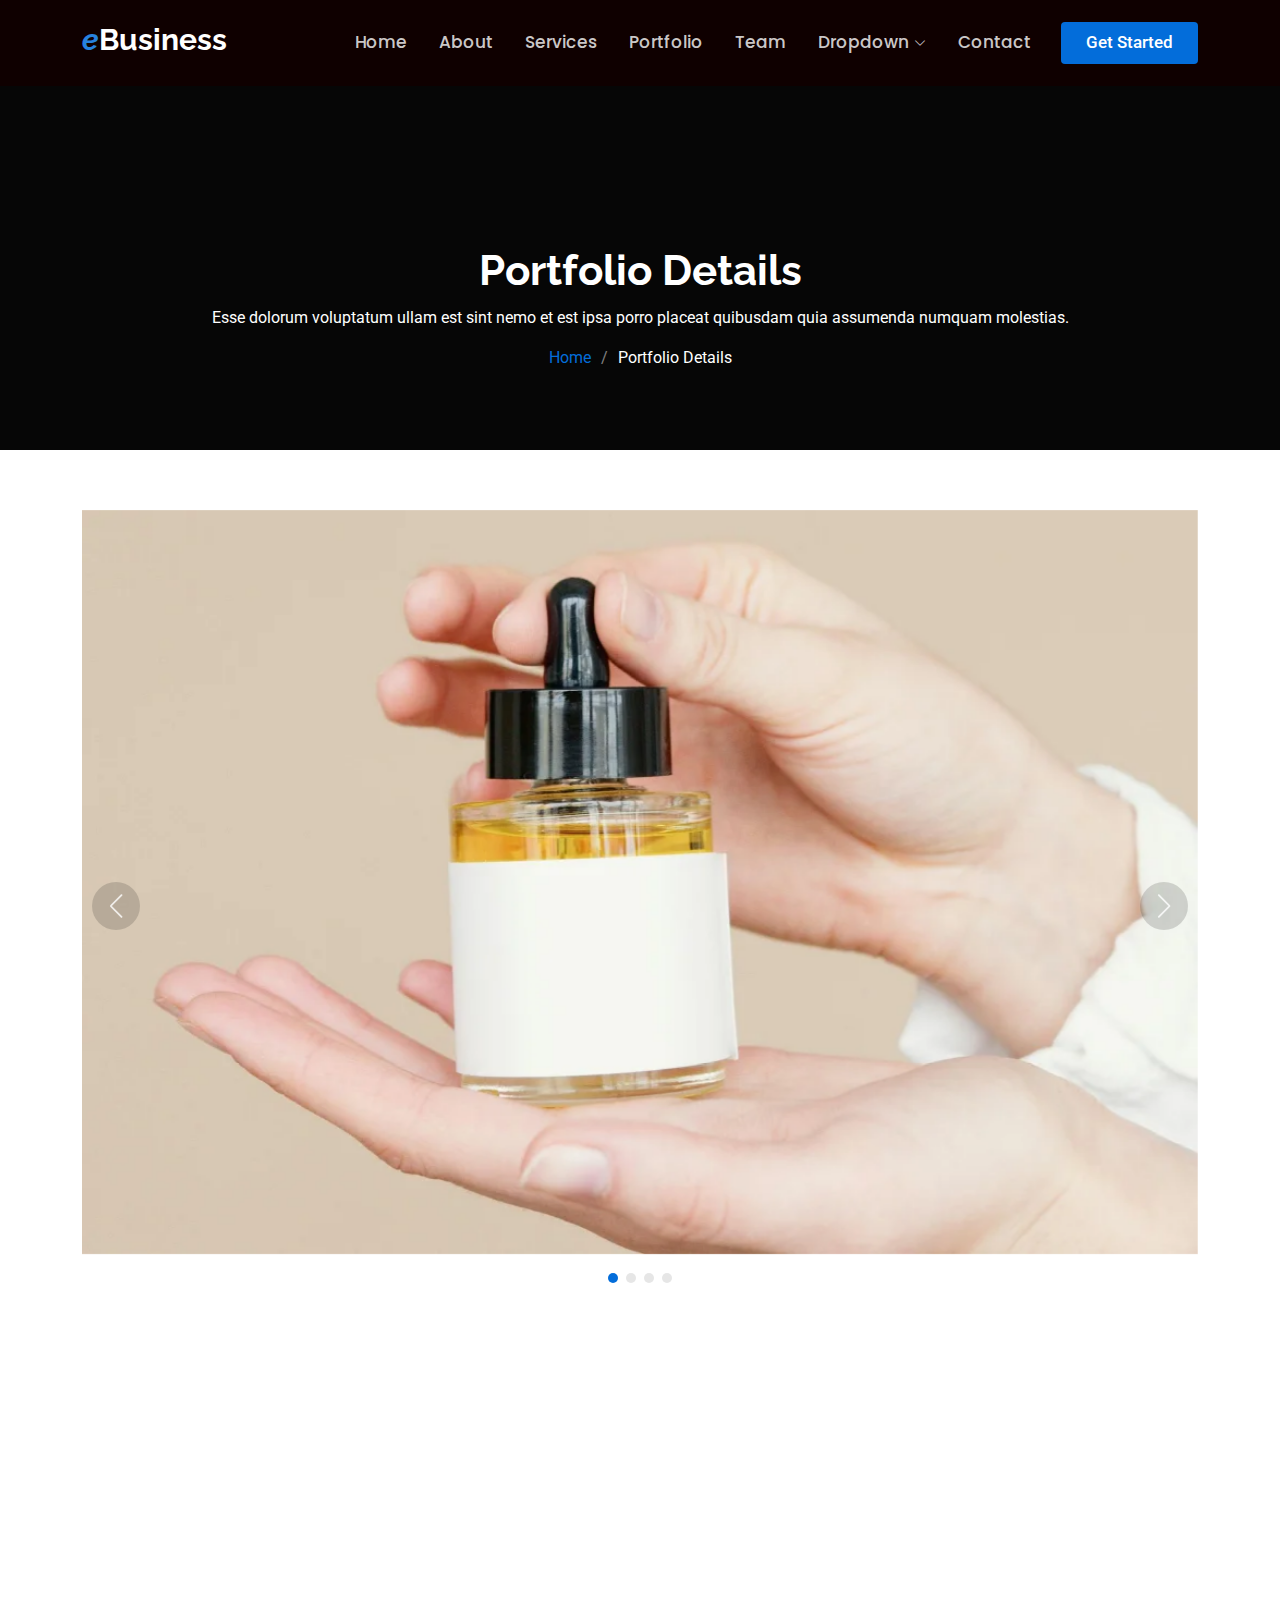
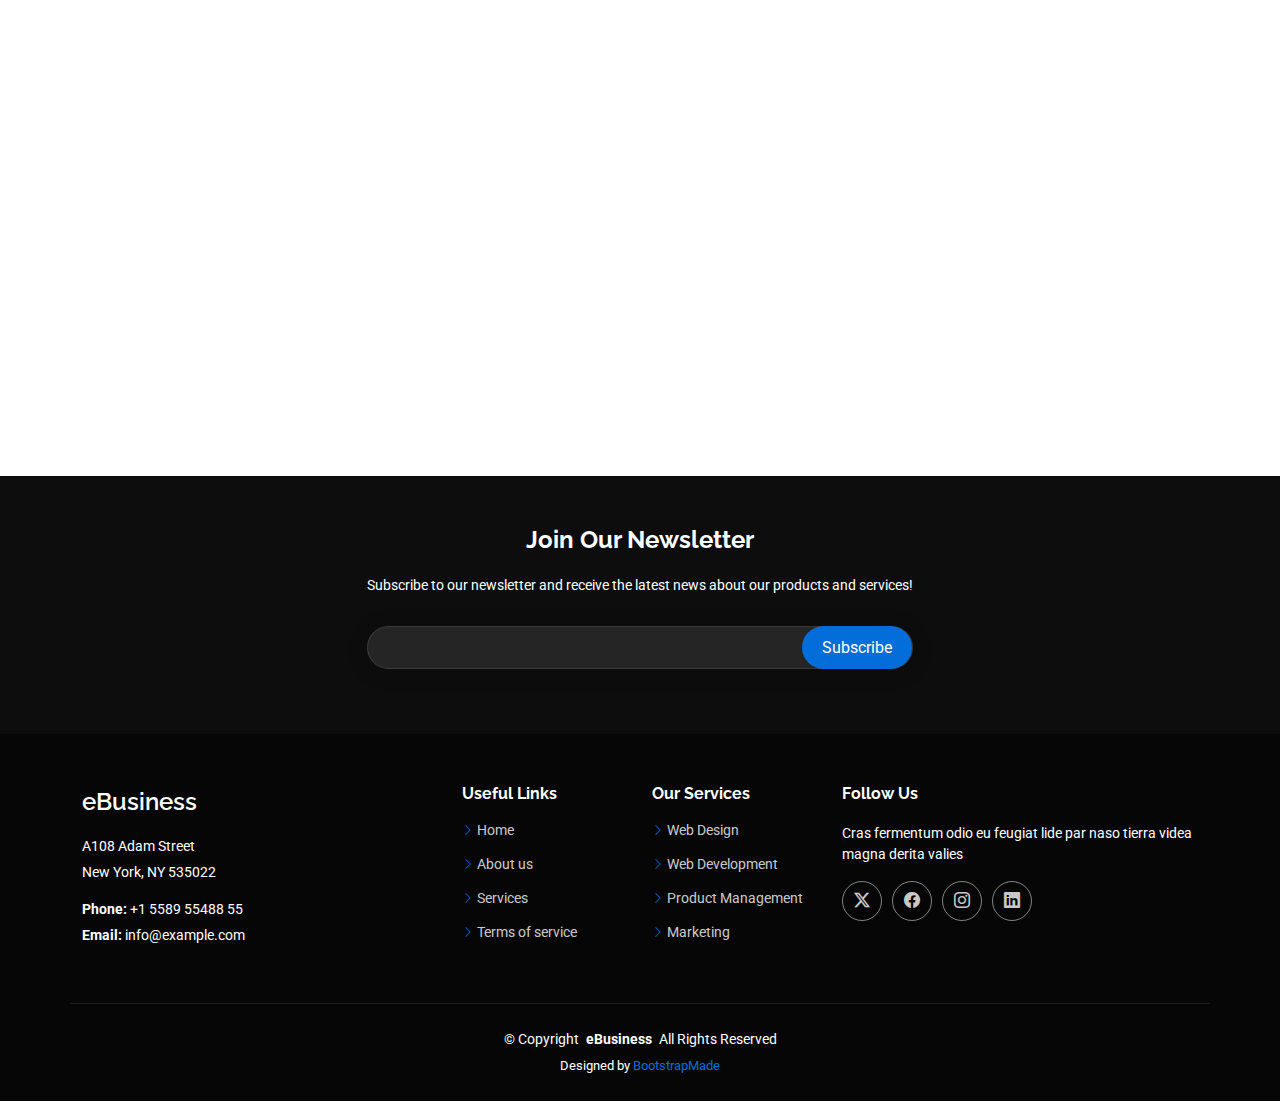
<file: portfolio-details.html>
<!DOCTYPE html>
<html lang="en">

<head>
  <meta charset="utf-8">
  <meta content="width=device-width, initial-scale=1.0" name="viewport">
  <title>Portfolio Details - eBusiness Bootstrap Template</title>
  <meta name="description" content="">
  <meta name="keywords" content="">

  <!-- Favicons -->
  <link href="assets/img/favicon.png" rel="icon">
  <link href="assets/img/apple-touch-icon.png" rel="apple-touch-icon">

  <!-- Fonts -->
  <link href="https://fonts.googleapis.com" rel="preconnect">
  <link href="https://fonts.gstatic.com" rel="preconnect" crossorigin>
  <link href="https://fonts.googleapis.com/css2?family=Roboto:ital,wght@0,100;0,300;0,400;0,500;0,700;0,900;1,100;1,300;1,400;1,500;1,700;1,900&family=Poppins:ital,wght@0,100;0,200;0,300;0,400;0,500;0,600;0,700;0,800;0,900;1,100;1,200;1,300;1,400;1,500;1,600;1,700;1,800;1,900&family=Raleway:ital,wght@0,100;0,200;0,300;0,400;0,500;0,600;0,700;0,800;0,900;1,100;1,200;1,300;1,400;1,500;1,600;1,700;1,800;1,900&display=swap" rel="stylesheet">

  <!-- Vendor CSS Files -->
  <link href="assets/vendor/bootstrap/css/bootstrap.min.css" rel="stylesheet">
  <link href="assets/vendor/bootstrap-icons/bootstrap-icons.css" rel="stylesheet">
  <link href="assets/vendor/aos/aos.css" rel="stylesheet">
  <link href="assets/vendor/swiper/swiper-bundle.min.css" rel="stylesheet">
  <link href="assets/vendor/glightbox/css/glightbox.min.css" rel="stylesheet">

  <!-- Main CSS File -->
  <link href="assets/css/main.css" rel="stylesheet">

  <!-- =======================================================
  * Template Name: eBusiness
  * Template URL: https://bootstrapmade.com/ebusiness-bootstrap-corporate-template/
  * Updated: Jun 23 2025 with Bootstrap v5.3.6
  * Author: BootstrapMade.com
  * License: https://bootstrapmade.com/license/
  ======================================================== -->
</head>

<body class="portfolio-details-page">

  <header id="header" class="header d-flex align-items-center sticky-top">
    <div class="container-fluid container-xl position-relative d-flex align-items-center">

      <a href="index.html" class="logo d-flex align-items-center me-auto">
        <!-- Uncomment the line below if you also wish to use an image logo -->
        <!-- <img src="assets/img/logo.webp" alt=""> -->
        <h1 class="sitename"><span>e</span>Business</h1>
      </a>

      <nav id="navmenu" class="navmenu">
        <ul>
          <li><a href="#hero">Home</a></li>
          <li><a href="#about">About</a></li>
          <li><a href="#services">Services</a></li>
          <li><a href="#portfolio">Portfolio</a></li>
          <li><a href="#team">Team</a></li>
          <li class="dropdown"><a href="#"><span>Dropdown</span> <i class="bi bi-chevron-down toggle-dropdown"></i></a>
            <ul>
              <li><a href="#">Dropdown 1</a></li>
              <li class="dropdown"><a href="#"><span>Deep Dropdown</span> <i class="bi bi-chevron-down toggle-dropdown"></i></a>
                <ul>
                  <li><a href="#">Deep Dropdown 1</a></li>
                  <li><a href="#">Deep Dropdown 2</a></li>
                  <li><a href="#">Deep Dropdown 3</a></li>
                  <li><a href="#">Deep Dropdown 4</a></li>
                  <li><a href="#">Deep Dropdown 5</a></li>
                </ul>
              </li>
              <li><a href="#">Dropdown 2</a></li>
              <li><a href="#">Dropdown 3</a></li>
              <li><a href="#">Dropdown 4</a></li>
            </ul>
          </li>
          <li><a href="#contact">Contact</a></li>
        </ul>
        <i class="mobile-nav-toggle d-xl-none bi bi-list"></i>
      </nav>

      <a class="btn-getstarted" href="index.html#about">Get Started</a>

    </div>
  </header>

  <main class="main">

    <!-- Page Title -->
    <div class="page-title dark-background">
      <div class="container position-relative">
        <h1>Portfolio Details</h1>
        <p>Esse dolorum voluptatum ullam est sint nemo et est ipsa porro placeat quibusdam quia assumenda numquam molestias.</p>
        <nav class="breadcrumbs">
          <ol>
            <li><a href="index.html">Home</a></li>
            <li class="current">Portfolio Details</li>
          </ol>
        </nav>
      </div>
    </div><!-- End Page Title -->

    <!-- Portfolio Details Section -->
    <section id="portfolio-details" class="portfolio-details section">

      <div class="container" data-aos="fade-up">

        <div class="portfolio-details-slider swiper init-swiper">
          <script type="application/json" class="swiper-config">
            {
              "loop": true,
              "speed": 600,
              "autoplay": {
                "delay": 5000
              },
              "slidesPerView": "auto",
              "navigation": {
                "nextEl": ".swiper-button-next",
                "prevEl": ".swiper-button-prev"
              },
              "pagination": {
                "el": ".swiper-pagination",
                "type": "bullets",
                "clickable": true
              }
            }
          </script>
          <div class="swiper-wrapper align-items-center">

            <div class="swiper-slide">
              <img src="assets/img/portfolio/portfolio-1.webp" alt="">
            </div>

            <div class="swiper-slide">
              <img src="assets/img/portfolio/portfolio-10.webp" alt="">
            </div>

            <div class="swiper-slide">
              <img src="assets/img/portfolio/portfolio-7.webp" alt="">
            </div>

            <div class="swiper-slide">
              <img src="assets/img/portfolio/portfolio-4.webp" alt="">
            </div>

          </div>
          <div class="swiper-button-prev"></div>
          <div class="swiper-button-next"></div>
          <div class="swiper-pagination"></div>
        </div>

        <div class="row justify-content-between gy-4 mt-4">

          <div class="col-lg-8" data-aos="fade-up">
            <div class="portfolio-description">
              <h2>This is an example of portfolio details</h2>
              <p>
                Autem ipsum nam porro corporis rerum. Quis eos dolorem eos itaque inventore commodi labore quia quia. Exercitationem repudiandae officiis neque suscipit non officia eaque itaque enim. Voluptatem officia accusantium nesciunt est omnis tempora consectetur dignissimos. Sequi nulla at esse enim cum deserunt eius.
              </p>
              <p>
                Amet consequatur qui dolore veniam voluptatem voluptatem sit. Non aspernatur atque natus ut cum nam et. Praesentium error dolores rerum minus sequi quia veritatis eum. Eos et doloribus doloremque nesciunt molestiae laboriosam.
              </p>

              <div class="testimonial-item">
                <p>
                  <i class="bi bi-quote quote-icon-left"></i>
                  <span>Export tempor illum tamen malis malis eram quae irure esse labore quem cillum quid cillum eram malis quorum velit fore eram velit sunt aliqua noster fugiat irure amet legam anim culpa.</span>
                  <i class="bi bi-quote quote-icon-right"></i>
                </p>
                <div>
                  <img src="assets/img/person/person-f-5.webp" class="testimonial-img" alt="">
                  <h3>Sara Wilsson</h3>
                  <h4>Designer</h4>
                </div>
              </div>

              <p>
                Impedit ipsum quae et aliquid doloribus et voluptatem quasi. Perspiciatis occaecati earum et magnam animi. Quibusdam non qui ea vitae suscipit vitae sunt. Repudiandae incidunt cumque minus deserunt assumenda tempore. Delectus voluptas necessitatibus est.
              </p>

              <p>
                Sunt voluptatum sapiente facilis quo odio aut ipsum repellat debitis. Molestiae et autem libero. Explicabo et quod necessitatibus similique quis dolor eum. Numquam eaque praesentium rem et qui nesciunt.
              </p>

            </div>
          </div>

          <div class="col-lg-3" data-aos="fade-up" data-aos-delay="100">
            <div class="portfolio-info">
              <h3>Project information</h3>
              <ul>
                <li><strong>Category</strong> Web design</li>
                <li><strong>Client</strong> ASU Company</li>
                <li><strong>Project date</strong> 01 March, 2020</li>
                <li><strong>Project URL</strong> <a href="#">www.example.com</a></li>
                <li><a href="#" class="btn-visit align-self-start">Visit Website</a></li>
              </ul>
            </div>
          </div>

        </div>

      </div>

    </section><!-- /Portfolio Details Section -->

  </main>

  <footer id="footer" class="footer dark-background">

    <div class="footer-newsletter">
      <div class="container">
        <div class="row justify-content-center text-center">
          <div class="col-lg-6">
            <h4>Join Our Newsletter</h4>
            <p>Subscribe to our newsletter and receive the latest news about our products and services!</p>
            <form action="forms/newsletter.php" method="post" class="php-email-form">
              <div class="newsletter-form"><input type="email" name="email"><input type="submit" value="Subscribe"></div>
              <div class="loading">Loading</div>
              <div class="error-message"></div>
              <div class="sent-message">Your subscription request has been sent. Thank you!</div>
            </form>
          </div>
        </div>
      </div>
    </div>

    <div class="container footer-top">
      <div class="row gy-4">
        <div class="col-lg-4 col-md-6 footer-about">
          <a href="index.html" class="d-flex align-items-center">
            <span class="sitename">eBusiness</span>
          </a>
          <div class="footer-contact pt-3">
            <p>A108 Adam Street</p>
            <p>New York, NY 535022</p>
            <p class="mt-3"><strong>Phone:</strong> <span>+1 5589 55488 55</span></p>
            <p><strong>Email:</strong> <span>info@example.com</span></p>
          </div>
        </div>

        <div class="col-lg-2 col-md-3 footer-links">
          <h4>Useful Links</h4>
          <ul>
            <li><i class="bi bi-chevron-right"></i> <a href="#">Home</a></li>
            <li><i class="bi bi-chevron-right"></i> <a href="#">About us</a></li>
            <li><i class="bi bi-chevron-right"></i> <a href="#">Services</a></li>
            <li><i class="bi bi-chevron-right"></i> <a href="#">Terms of service</a></li>
          </ul>
        </div>

        <div class="col-lg-2 col-md-3 footer-links">
          <h4>Our Services</h4>
          <ul>
            <li><i class="bi bi-chevron-right"></i> <a href="#">Web Design</a></li>
            <li><i class="bi bi-chevron-right"></i> <a href="#">Web Development</a></li>
            <li><i class="bi bi-chevron-right"></i> <a href="#">Product Management</a></li>
            <li><i class="bi bi-chevron-right"></i> <a href="#">Marketing</a></li>
          </ul>
        </div>

        <div class="col-lg-4 col-md-12">
          <h4>Follow Us</h4>
          <p>Cras fermentum odio eu feugiat lide par naso tierra videa magna derita valies</p>
          <div class="social-links d-flex">
            <a href=""><i class="bi bi-twitter-x"></i></a>
            <a href=""><i class="bi bi-facebook"></i></a>
            <a href=""><i class="bi bi-instagram"></i></a>
            <a href=""><i class="bi bi-linkedin"></i></a>
          </div>
        </div>

      </div>
    </div>

    <div class="container copyright text-center mt-4">
      <p>© <span>Copyright</span> <strong class="px-1 sitename">eBusiness</strong> <span>All Rights Reserved</span></p>
      <div class="credits">
        <!-- All the links in the footer should remain intact. -->
        <!-- You can delete the links only if you've purchased the pro version. -->
        <!-- Licensing information: https://bootstrapmade.com/license/ -->
        <!-- Purchase the pro version with working PHP/AJAX contact form: [buy-url] -->
        Designed by <a href="https://bootstrapmade.com/">BootstrapMade</a>
      </div>
    </div>

  </footer>

  <!-- Scroll Top -->
  <a href="#" id="scroll-top" class="scroll-top d-flex align-items-center justify-content-center"><i class="bi bi-arrow-up-short"></i></a>

  <!-- Preloader -->
  <div id="preloader"></div>

  <!-- Vendor JS Files -->
  <script src="assets/vendor/bootstrap/js/bootstrap.bundle.min.js"></script>
  <script src="assets/vendor/php-email-form/validate.js"></script>
  <script src="assets/vendor/aos/aos.js"></script>
  <script src="assets/vendor/purecounter/purecounter_vanilla.js"></script>
  <script src="assets/vendor/swiper/swiper-bundle.min.js"></script>
  <script src="assets/vendor/glightbox/js/glightbox.min.js"></script>
  <script src="assets/vendor/imagesloaded/imagesloaded.pkgd.min.js"></script>
  <script src="assets/vendor/isotope-layout/isotope.pkgd.min.js"></script>

  <!-- Main JS File -->
  <script src="assets/js/main.js"></script>

</body>

</html>
</file>
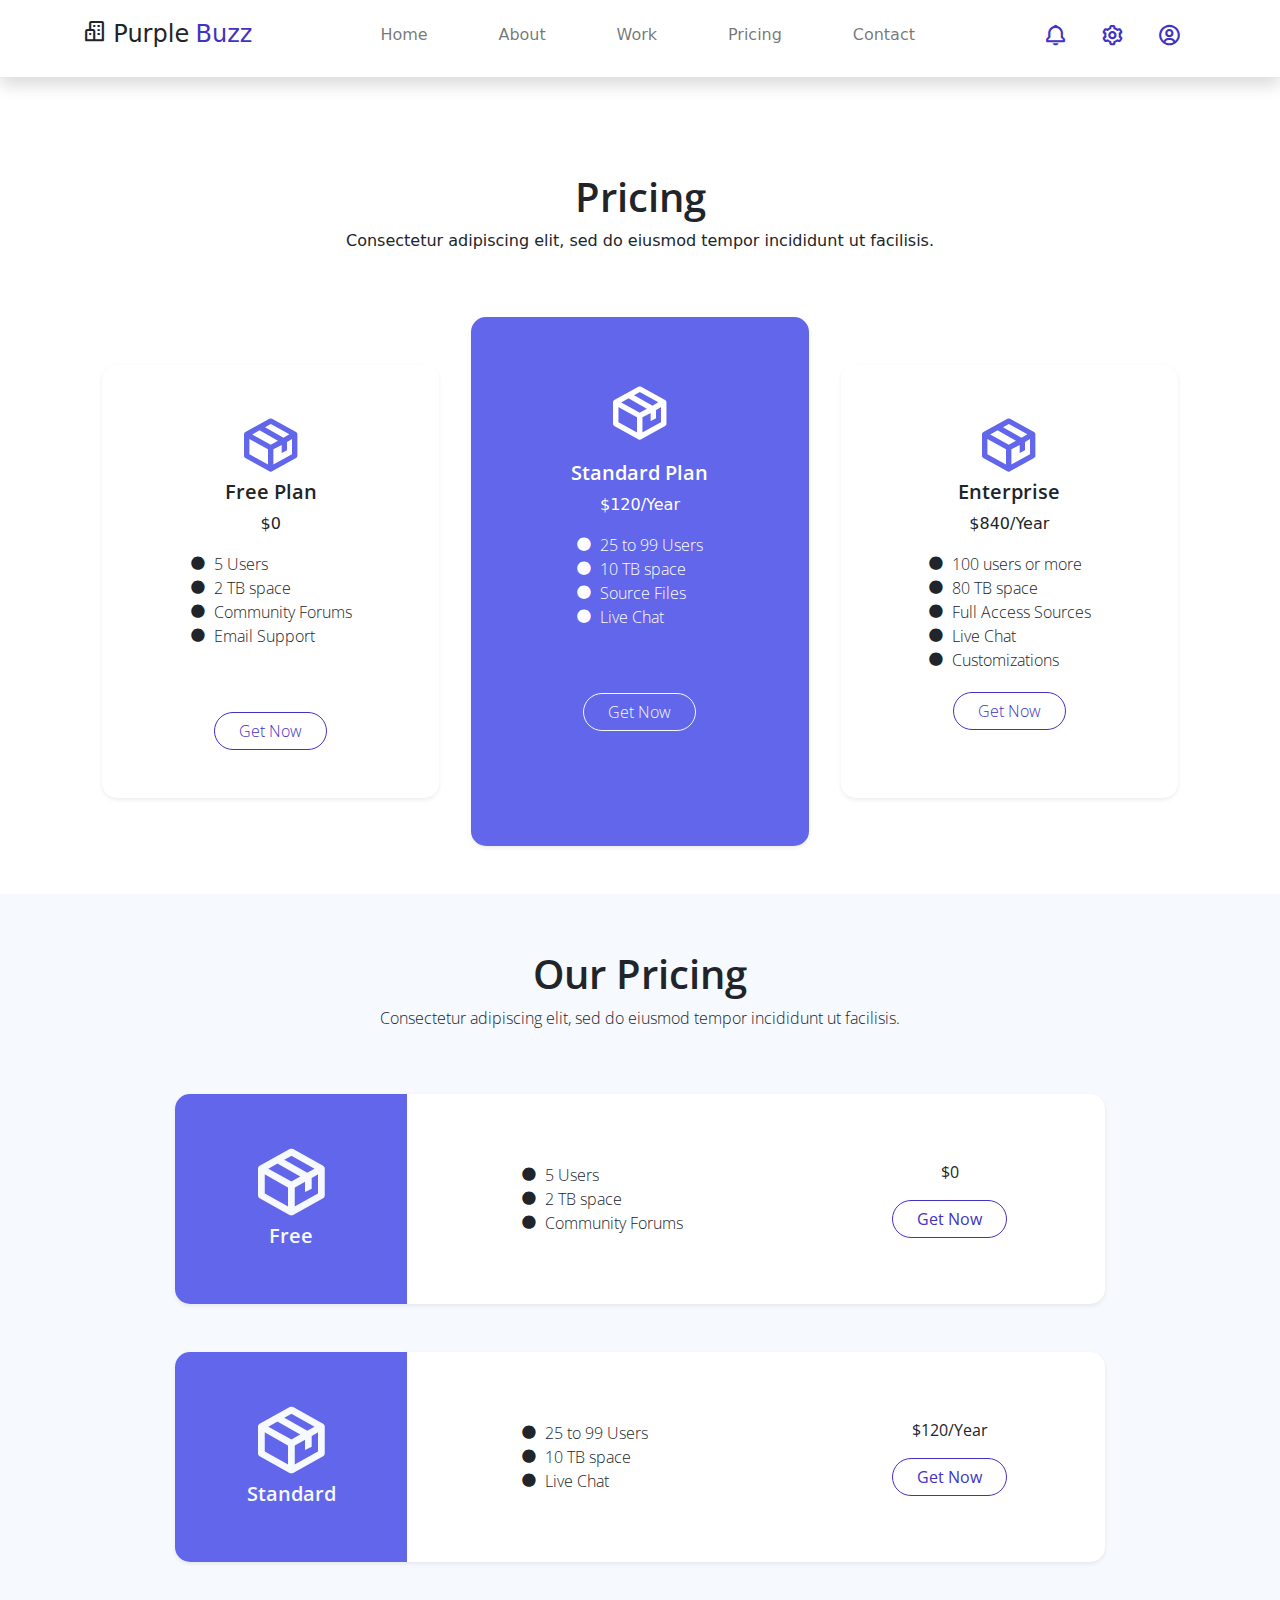
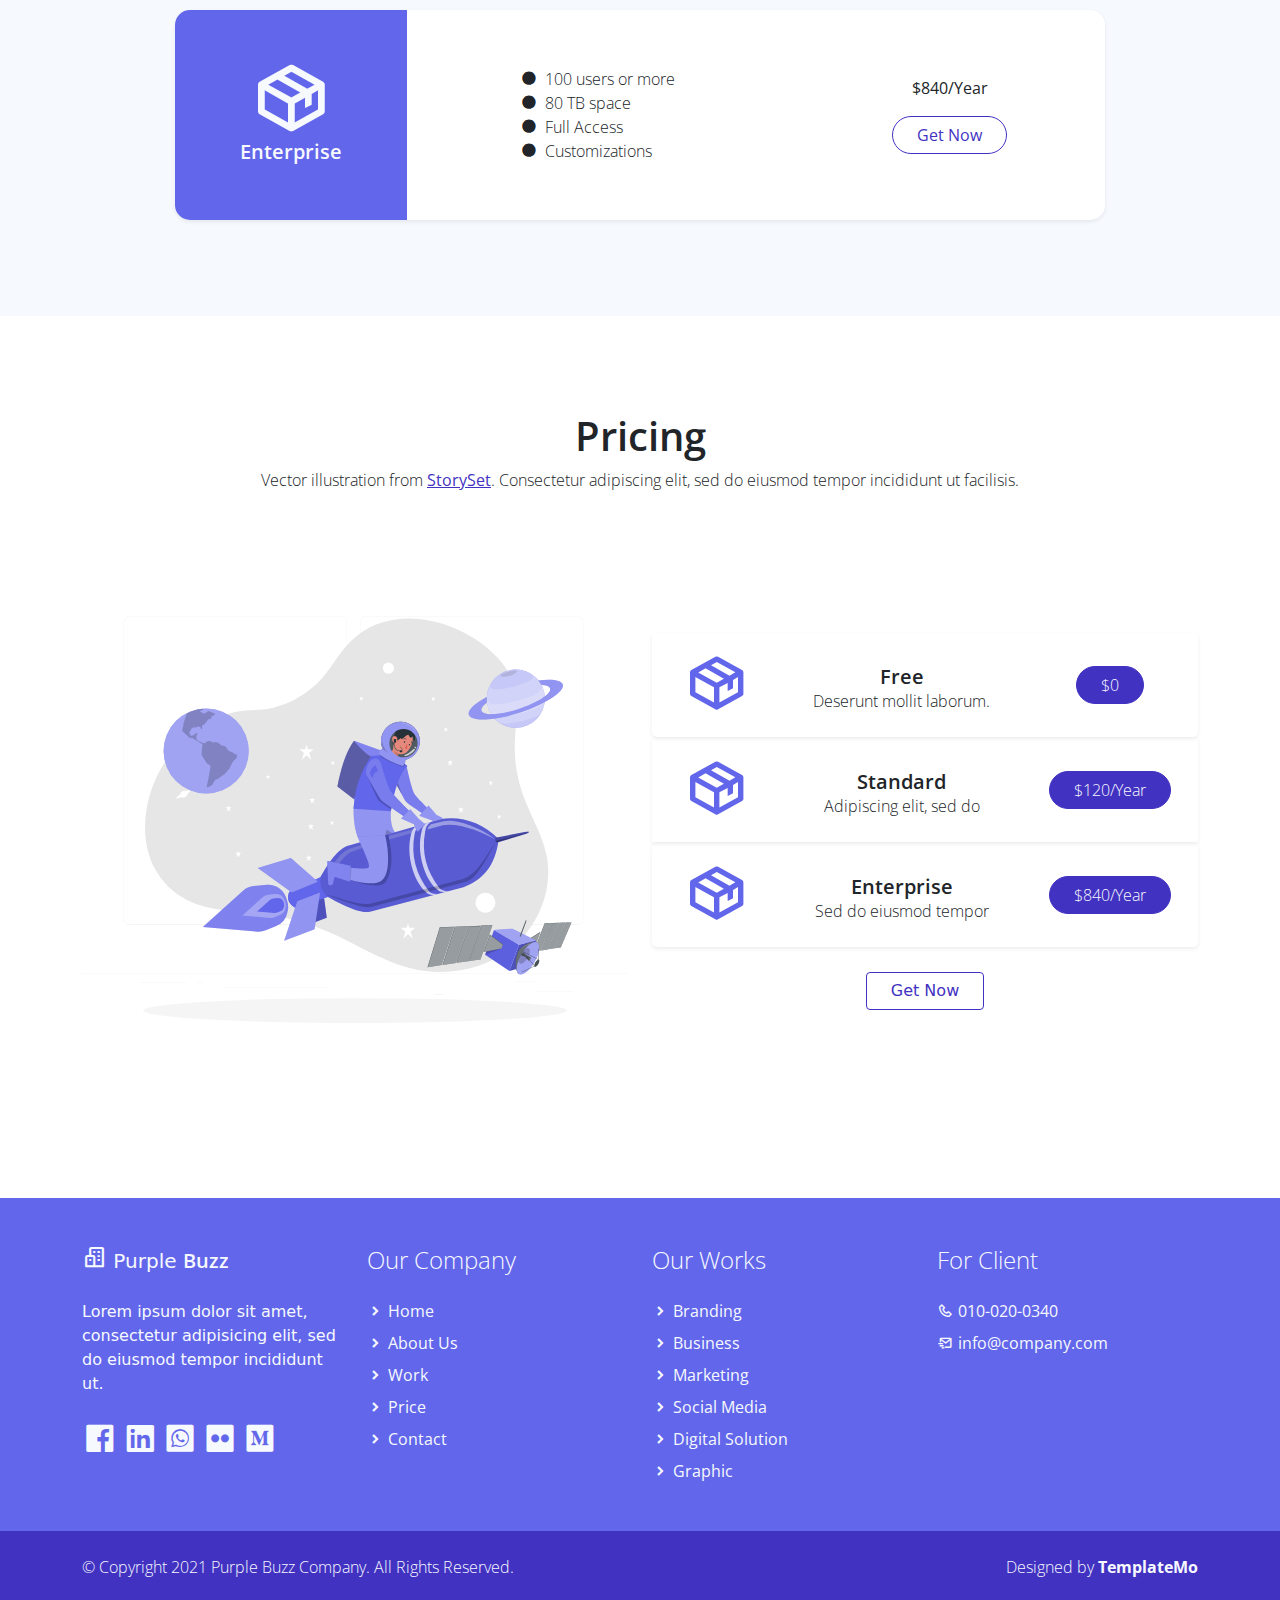
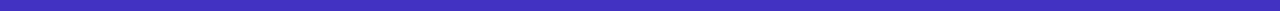
<file: pricing.html>
<!DOCTYPE html>
<html lang="en">

<head>
    <title>Purple Buzz - Pricing Page</title>
    <meta charset="utf-8">
    <meta name="viewport" content="width=device-width, initial-scale=1">
    <link rel="apple-touch-icon" href="assets/img/apple-icon.png">
    <link rel="shortcut icon" type="image/x-icon" href="assets/img/favicon.ico">
    <!-- Load Require CSS -->
    <link href="assets/css/bootstrap.min.css" rel="stylesheet">
    <!-- Font CSS -->
    <link href="assets/css/boxicon.min.css" rel="stylesheet">
    <link href="https://fonts.googleapis.com/css2?family=Open+Sans:wght@300;400;600&display=swap" rel="stylesheet">
    <!-- Load Tempalte CSS -->
    <link rel="stylesheet" href="assets/css/templatemo.css">
    <!-- Custom CSS -->
    <link rel="stylesheet" href="assets/css/custom.css">
<!--
    
TemplateMo 561 Purple Buzz

https://templatemo.com/tm-561-purple-buzz

-->
</head>

<body>
    <!-- Header -->
    <nav id="main_nav" class="navbar navbar-expand-lg navbar-light bg-white shadow">
        <div class="container d-flex justify-content-between align-items-center">
            <a class="navbar-brand h1" href="index.html">
                <i class='bx bx-buildings bx-sm text-dark'></i>
                <span class="text-dark h4">Purple</span> <span class="text-primary h4">Buzz</span>
            </a>
            <button class="navbar-toggler border-0" type="button" data-bs-toggle="collapse" data-bs-target="#navbar-toggler-success" aria-controls="navbarSupportedContent" aria-expanded="false" aria-label="Toggle navigation">
                <span class="navbar-toggler-icon"></span>
            </button>

            <div class="align-self-center collapse navbar-collapse flex-fill  d-lg-flex justify-content-lg-between" id="navbar-toggler-success">
                <div class="flex-fill mx-xl-5 mb-2">
                    <ul class="nav navbar-nav d-flex justify-content-between mx-xl-5 text-center text-dark">
                        <li class="nav-item">
                            <a class="nav-link btn-outline-primary rounded-pill px-3" href="index.html">Home</a>
                        </li>
                        <li class="nav-item">
                            <a class="nav-link btn-outline-primary rounded-pill px-3" href="about.html">About</a>
                        </li>
                        <li class="nav-item">
                            <a class="nav-link btn-outline-primary rounded-pill px-3" href="work.html">Work</a>
                        </li>
                        <li class="nav-item">
                            <a class="nav-link btn-outline-primary rounded-pill px-3" href="pricing.html">Pricing</a>
                        </li>
                        <li class="nav-item">
                            <a class="nav-link btn-outline-primary rounded-pill px-3" href="contact.html">Contact</a>
                        </li>
                    </ul>
                </div>
                <div class="navbar align-self-center d-flex">
                    <a class="nav-link" href="#"><i class='bx bx-bell bx-sm bx-tada-hover text-primary'></i></a>
                    <a class="nav-link" href="#"><i class='bx bx-cog bx-sm text-primary'></i></a>
                    <a class="nav-link" href="#"><i class='bx bx-user-circle bx-sm text-primary'></i></a>
                </div>
            </div>
        </div>
    </nav>
    <!-- Close Header -->


    <!-- Start pricing -->
    <div class="container-lg py-5">
        <div class="col-md-12 m-auto text-center py-5">
            <h1 class="pricing-header h2 semi-bold-600">Pricing</h1>
            <p class="pricing-footer">
                Consectetur adipiscing elit, sed do eiusmod tempor incididunt ut facilisis.
            </p>
        </div>


        <div class="row px-lg-3">


            <div class="col-md-4 pb-5 pt-sm-0 mt-5 px-xl-3">
                <div class="pricing-table card h-100 shadow-sm border-0 py-5">
                    <div class="pricing-table-body card-body rounded-pill text-center align-self-center p-md-0">
                        <i class="pricing-table-icon display-3 bx bx-package text-secondary"></i>
                        <h2 class="pricing-table-heading h5 semi-bold-600">Free Plan</h2>
                        <p>$0</p>
                        <ul class="pricing-table-body text-start text-dark px-4 list-unstyled light-300">
                            <li><i class="bx bxs-circle me-2"></i>5 Users</li>
                            <li><i class="bx bxs-circle me-2"></i>2 TB space</li>
                            <li><i class="bx bxs-circle me-2"></i>Community Forums</li>
                            <li><i class="bx bxs-circle me-2"></i>Email Support</li>
                        </ul>
                        <div class="pricing-table-footer pt-5">
                            <a href="#" class="btn rounded-pill px-4 btn-outline-primary light-300">Get Now</a>
                        </div>
                    </div>
                </div>
            </div>


            <div class="col-md-4 pt-sm-0 pt-3 px-xl-3">
                <div class="pricing-table card bg-secondary h-100 card-rounded shadow-sm border-0 py-5">
                    <div class="pricing-table-body card-body text-center text-white align-self-center p-md-0">
                        <i class="pricing-table-icon display-3 bx bx-package text-white py-3"></i>
                        <h2 class="pricing-table-heading h5 semi-bold-600">Standard Plan</h2>
                        <p>$120/Year</p>
                        <ul class="pricing-table-list text-start text-dark px-4 list-unstyled light-300">
                            <li class="text-white"><i class="bx bxs-circle me-2"></i>25 to 99 Users</li>
                            <li class="text-white"><i class="bx bxs-circle me-2"></i>10 TB space</li>
                            <li class="text-white"><i class="bx bxs-circle me-2"></i>Source Files</li>
                            <li class="text-white"><i class="bx bxs-circle me-2"></i>Live Chat</li>
                        </ul>
                        <div class="pricing-table-footer pt-5 pb-2">
                            <a href="#" class="btn rounded-pill px-4 btn-outline-light light-300">Get Now</a>
                        </div>
                    </div>
                </div>
            </div>


            <div class="col-md-4 pb-5 pt-sm-0 mt-5 px-xl-3">
                <div class="pricing-table card h-100 shadow-sm border-0 py-5">
                    <div class="pricing-table-body card-body text-center align-self-center p-md-0">
                        <i class="pricing-table-icon display-3 bx bx-package text-secondary"></i>
                        <h2 class="pricing-table-heading h5 semi-bold-600">Enterprise</h2>
                        <p>$840/Year</p>
                        <ul class="pricing-table-list text-start text-dark px-4 list-unstyled light-300">
                            <li><i class="bx bxs-circle me-2"></i>100 users or more</li>
                            <li><i class="bx bxs-circle me-2"></i>80 TB space</li>
                            <li><i class="bx bxs-circle me-2"></i>Full Access Sources</li>
                            <li><i class="bx bxs-circle me-2"></i>Live Chat</li>
                            <li><i class="bx bxs-circle me-2"></i>Customizations</li>
                        </ul>
                        <div class="pricing-table-footer pt-1">
                            <a href="#" class="btn rounded-pill px-4 btn-outline-primary light-300">Get Now</a>
                        </div>
                    </div>
                </div>
            </div>


        </div>
    </div>
    <!-- End Content -->





    <!-- Start Pricing Horizontal Section -->
    <section class="bg-light pt-sm-0 py-5">
        <div class="container py-5">

            <h1 class="h2 semi-bold-600 text-center mt-2">Our Pricing</h1>
            <p class="text-center pb-5 light-300">Consectetur adipiscing elit, sed do eiusmod tempor incididunt ut facilisis.</p>

            <!-- Start Pricing Horizontal -->
            <div class="pricing-horizontal row col-10 m-auto d-flex shadow-sm rounded overflow-hidden bg-white">
                <div class="pricing-horizontal-icon col-md-3 text-center bg-secondary text-light py-4">
                    <i class="display-1 bx bx-package pt-4"></i>
                    <h5 class="h5 semi-bold-600 pb-4 light-300">Free</h5>
                </div>
                <div class="pricing-horizontal-body offset-lg-1 col-md-5 col-lg-4 d-flex align-items-center pl-5 pt-lg-0 pt-4">
                    <ul class="text-left px-4 list-unstyled mb-0 light-300">
                        <li><i class="bx bxs-circle me-2"></i>5 Users</li>
                        <li><i class="bx bxs-circle me-2"></i>2 TB space</li>
                        <li><i class="bx bxs-circle me-2"></i>Community Forums</li>
                    </ul>
                </div>
                <div class="pricing-horizontal-tag col-md-4 text-center pt-3 d-flex align-items-center">
                    <div class="w-100 light-300">
                        <p>$0</p>
                        <a href="#" class="btn rounded-pill px-4 btn-outline-primary mb-3">Get Now</a>
                    </div>
                </div>
            </div>
            <!-- End Pricing Horizontal -->

            <!-- Start Pricing Horizontal -->
            <div class="pricing-horizontal row col-10 m-auto d-flex shadow-sm rounded overflow-hidden my-5 bg-white">
                <div class="pricing-horizontal-icon col-md-3 text-center bg-secondary text-light py-4">
                    <i class="display-1 bx bx-package pt-4"></i>
                    <h5 class="h5 semi-bold-600 pb-4 light-300">Standard</h5>
                </div>
                <div class="pricing-horizontal-body offset-lg-1 col-md-5 col-lg-4 d-flex align-items-center pl-5 pt-lg-0 pt-4">
                    <ul class="text-left px-4 list-unstyled mb-0 light-300">
                        <li><i class="bx bxs-circle me-2"></i>25 to 99 Users</li>
                        <li><i class="bx bxs-circle me-2"></i>10 TB space</li>
                        <li><i class="bx bxs-circle me-2"></i>Live Chat</li>
                    </ul>
                </div>
                <div class="pricing-horizontal-tag col-md-4 text-center pt-3 d-flex align-items-center">
                    <div class="w-100 light-300">
                        <p>$120/Year</p>
                        <a href="#" class="btn rounded-pill px-4 btn-outline-primary mb-3">Get Now</a>
                    </div>
                </div>
            </div>
            <!-- End Pricing Horizontal -->

            <!-- Start Pricing Horizontal -->
            <div class="pricing-horizontal row col-10 m-auto d-flex shadow-sm rounded overflow-hidden bg-white">
                <div class="pricing-horizontal-icon col-md-3 text-center bg-secondary text-light py-4">
                    <i class="display-1 bx bx-package pt-4"></i>
                    <h5 class="h5 semi-bold-600 pb-4 light-300">Enterprise</h5>
                </div>
                <div class="pricing-horizontal-body offset-lg-1 col-md-5 col-lg-4 d-flex align-items-center pl-5 pt-lg-0 pt-4">
                    <ul class="text-left px-4 list-unstyled mb-0 light-300">
                        <li><i class="bx bxs-circle me-2"></i>100 users or more</li>
                        <li><i class="bx bxs-circle me-2"></i>80 TB space</li>
                        <li><i class="bx bxs-circle me-2"></i>Full Access</li>
                        <li><i class="bx bxs-circle me-2"></i>Customizations</li>
                    </ul>
                </div>
                <div class="pricing-horizontal-tag col-md-4 text-center pt-3 d-flex align-items-center">
                    <div class="w-100 light-300">
                        <p>$840/Year</p>
                        <a href="#" class="btn rounded-pill px-4 btn-outline-primary mb-3">Get Now</a>
                    </div>
                </div>
            </div>
            <!-- End Pricing Horizontal -->

        </div>
    </section>
    <!--End Pricing Horizontal Section-->

    <section class="container py-5">

        <h1 class="h2 semi-bold-600 text-center pt-5">Pricing</h1>
        <p class="text-center pb-5 light-300">
            Vector illustration from <a rel="nofollow" href="https://storyset.com/" target="_blank">StorySet</a>.
            Consectetur adipiscing elit, sed do eiusmod tempor incididunt ut facilisis.
        </p>

        <div class="row d-flex align-items-center pb-5">

            <div class="col-lg-6 offset-lg-0 col-md-8 offset-md-2">
                <img class="rounded float-right" src="./assets/img/pricing.svg">
            </div>

            <div class="col-lg-6">

                <!-- Start Pricing List -->
                <div class="pricing-list shadow-sm rounded-top rounded-3 py-sm-0 py-5">
                    <div class="row p-2">
                        <div class="pricing-list-icon col-3 text-center m-auto text-secondary ml-5 py-2">
                            <i class="display-3 bx bx-package"></i>
                        </div>
                        <div class="pricing-list-body col-md-5 align-items-center pl-3 pt-2">
                            <ul class="list-unstyled text-center light-300">
                                <li class="h5 semi-bold-600 mb-0 mt-3">Free</li>
                                <li>Deserunt mollit laborum.</li>
                            </ul>
                        </div>
                        <div class="pricing-list-footer col-4 text-center m-auto align-items-center">
                            <a href="#" class="btn rounded-pill px-4 btn-primary light-300">$0</a>
                        </div>
                    </div>
                </div>
                <!-- End Pricing List -->

                <!-- Start Pricing List -->
                <div class="pricing-list shadow-sm py-sm-0 py-5">
                    <div class="row p-2">
                        <div class="pricing-list-icon col-3 text-center m-auto text-secondary ml-5 py-2">
                            <i class="display-3 bx bx-package"></i>
                        </div>
                        <div class="pricing-list-body col-md-5 align-items-center pl-3 pt-2">
                            <ul class="list-unstyled text-center light-300">
                                <li class="h5 semi-bold-600 mb-0 mt-3">Standard</li>
                                <li>Adipiscing elit, sed do</li>
                            </ul>
                        </div>
                        <div class="pricing-list-footer col-sm-4 col-5 text-center m-auto align-items-center">
                            <a href="#" class="btn rounded-pill px-4 btn-primary light-300">$120/Year</a>
                        </div>
                    </div>
                </div>
                <!-- End Pricing List -->

                <!-- Start Pricing List -->
                <div class="pricing-list shadow-sm rounded-botton rounded-3 py-sm-0 py-5">
                    <div class="row p-2">
                        <div class="pricing-list-icon col-sm-3 text-center m-auto text-secondary ml-5 py-2">
                            <i class="display-3 bx bx-package"></i>
                        </div>
                        <div class="pricing-list-body col-md-5 align-items-center pl-3 pt-2">
                            <ul class="list-unstyled text-center light-300">
                                <li class="h5 semi-bold-600 mb-0 mt-3">Enterprise</li>
                                <li>Sed do eiusmod tempor</li>
                            </ul>
                        </div>
                        <div class="pricing-list-footer col-sm-4 col-5 text-center m-auto align-items-center">
                            <a href="#" class="btn rounded-pill px-4 btn-primary light-300">$840/Year</a>
                        </div>
                    </div>
                </div>
                <!-- End Pricing List -->
                <p class="text-center"><a class="btn px-4 mt-4 mx-auto btn-outline-primary" href="#">Get Now</a></p>


            </div>
        </div>
    </section>


    <!-- Start Footer -->
    <footer class="bg-secondary pt-4">
        <div class="container">
            <div class="row py-4">

                <div class="col-lg-3 col-12 align-left">
                    <a class="navbar-brand" href="index.html">
                        <i class='bx bx-buildings bx-sm text-light'></i>
                        <span class="text-light h5">Purple</span> <span class="text-light h5 semi-bold-600">Buzz</span>
                    </a>
                    <p class="text-light my-lg-4 my-2">
                        Lorem ipsum dolor sit amet, consectetur adipisicing elit,
                        sed do eiusmod tempor incididunt ut.
                    </p>
                    <ul class="list-inline footer-icons light-300">
                        <li class="list-inline-item m-0">
                            <a class="text-light" target="_blank" href="http://facebook.com/">
                                <i class='bx bxl-facebook-square bx-md'></i>
                            </a>
                        </li>
                        <li class="list-inline-item m-0">
                            <a class="text-light" target="_blank" href="https://www.linkedin.com/">
                                <i class='bx bxl-linkedin-square bx-md'></i>
                            </a>
                        </li>
                        <li class="list-inline-item m-0">
                            <a class="text-light" target="_blank" href="https://www.whatsapp.com/">
                                <i class='bx bxl-whatsapp-square bx-md'></i>
                            </a>
                        </li>
                        <li class="list-inline-item m-0">
                            <a class="text-light" target="_blank" href="https://www.flickr.com/">
                                <i class='bx bxl-flickr-square bx-md'></i>
                            </a>
                        </li>
                        <li class="list-inline-item m-0">
                            <a class="text-light" target="_blank" href="https://www.medium.com/">
                                <i class='bx bxl-medium-square bx-md' ></i>
                            </a>
                        </li>
                    </ul>
                </div>

                <div class="col-lg-3 col-md-4 my-sm-0 mt-4">
                    <h3 class="h4 pb-lg-3 text-light light-300">Our Company</h2>
                        <ul class="list-unstyled text-light light-300">
                            <li class="pb-2">
                                <i class='bx-fw bx bxs-chevron-right bx-xs'></i><a class="text-decoration-none text-light" href="index.html">Home</a>
                            </li>
                            <li class="pb-2">
                                <i class='bx-fw bx bxs-chevron-right bx-xs'></i><a class="text-decoration-none text-light py-1" href="about.html">About Us</a>
                            </li>
                            <li class="pb-2">
                                <i class='bx-fw bx bxs-chevron-right bx-xs'></i><a class="text-decoration-none text-light py-1" href="work.html">Work</a>
                            </li>
                            <li class="pb-2">
                                <i class='bx-fw bx bxs-chevron-right bx-xs'></i></i><a class="text-decoration-none text-light py-1" href="pricing.html">Price</a>
                            </li>
                            <li class="pb-2">
                                <i class='bx-fw bx bxs-chevron-right bx-xs'></i><a class="text-decoration-none text-light py-1" href="contact.html">Contact</a>
                            </li>
                        </ul>
                </div>

                <div class="col-lg-3 col-md-4 my-sm-0 mt-4">
                    <h2 class="h4 pb-lg-3 text-light light-300">Our Works</h2>
                    <ul class="list-unstyled text-light light-300">
                        <li class="pb-2">
                            <i class='bx-fw bx bxs-chevron-right bx-xs'></i><a class="text-decoration-none text-light py-1" href="#">Branding</a>
                        </li>
                        <li class="pb-2">
                            <i class='bx-fw bx bxs-chevron-right bx-xs'></i><a class="text-decoration-none text-light py-1" href="#">Business</a>
                        </li>
                        <li class="pb-2">
                            <i class='bx-fw bx bxs-chevron-right bx-xs'></i><a class="text-decoration-none text-light py-1" href="#">Marketing</a>
                        </li>
                        <li class="pb-2">
                            <i class='bx-fw bx bxs-chevron-right bx-xs'></i><a class="text-decoration-none text-light py-1" href="#">Social Media</a>
                        </li>
                        <li class="pb-2">
                            <i class='bx-fw bx bxs-chevron-right bx-xs'></i><a class="text-decoration-none text-light py-1" href="#">Digital Solution</a>
                        </li>
                        <li class="pb-2">
                            <i class='bx-fw bx bxs-chevron-right bx-xs'></i><a class="text-decoration-none text-light py-1" href="#">Graphic</a>
                        </li>
                    </ul>
                </div>

                <div class="col-lg-3 col-md-4 my-sm-0 mt-4">
                    <h2 class="h4 pb-lg-3 text-light light-300">For Client</h2>
                    <ul class="list-unstyled text-light light-300">
                        <li class="pb-2">
                            <i class='bx-fw bx bx-phone bx-xs'></i><a class="text-decoration-none text-light py-1" href="tel:010-020-0340">010-020-0340</a>
                        </li>
                        <li class="pb-2">
                            <i class='bx-fw bx bx-mail-send bx-xs'></i><a class="text-decoration-none text-light py-1" href="mailto:info@company.com">info@company.com</a>
                        </li>
                    </ul>
                </div>

            </div>
        </div>

        <div class="w-100 bg-primary py-3">
            <div class="container">
                <div class="row pt-2">
                    <div class="col-lg-6 col-sm-12">
                        <p class="text-lg-start text-center text-light light-300">
                            © Copyright 2021 Purple Buzz Company. All Rights Reserved.
                        </p>
                    </div>
                    <div class="col-lg-6 col-sm-12">
                        <p class="text-lg-end text-center text-light light-300">
                            Designed by <a rel="sponsored" class="text-decoration-none text-light" href="https://templatemo.com/" target="_blank"><strong>TemplateMo</strong></a>
                        </p>
                    </div>
                </div>
            </div>
        </div>

    </footer>
    <!-- End Footer -->


    <!-- Bootstrap -->
    <script src="assets/js/bootstrap.bundle.min.js"></script>
    <!-- Templatemo -->
    <script src="assets/js/templatemo.js"></script>
    <!-- Custom -->
    <script src="assets/js/custom.js"></script>

</body>

</html>
</file>
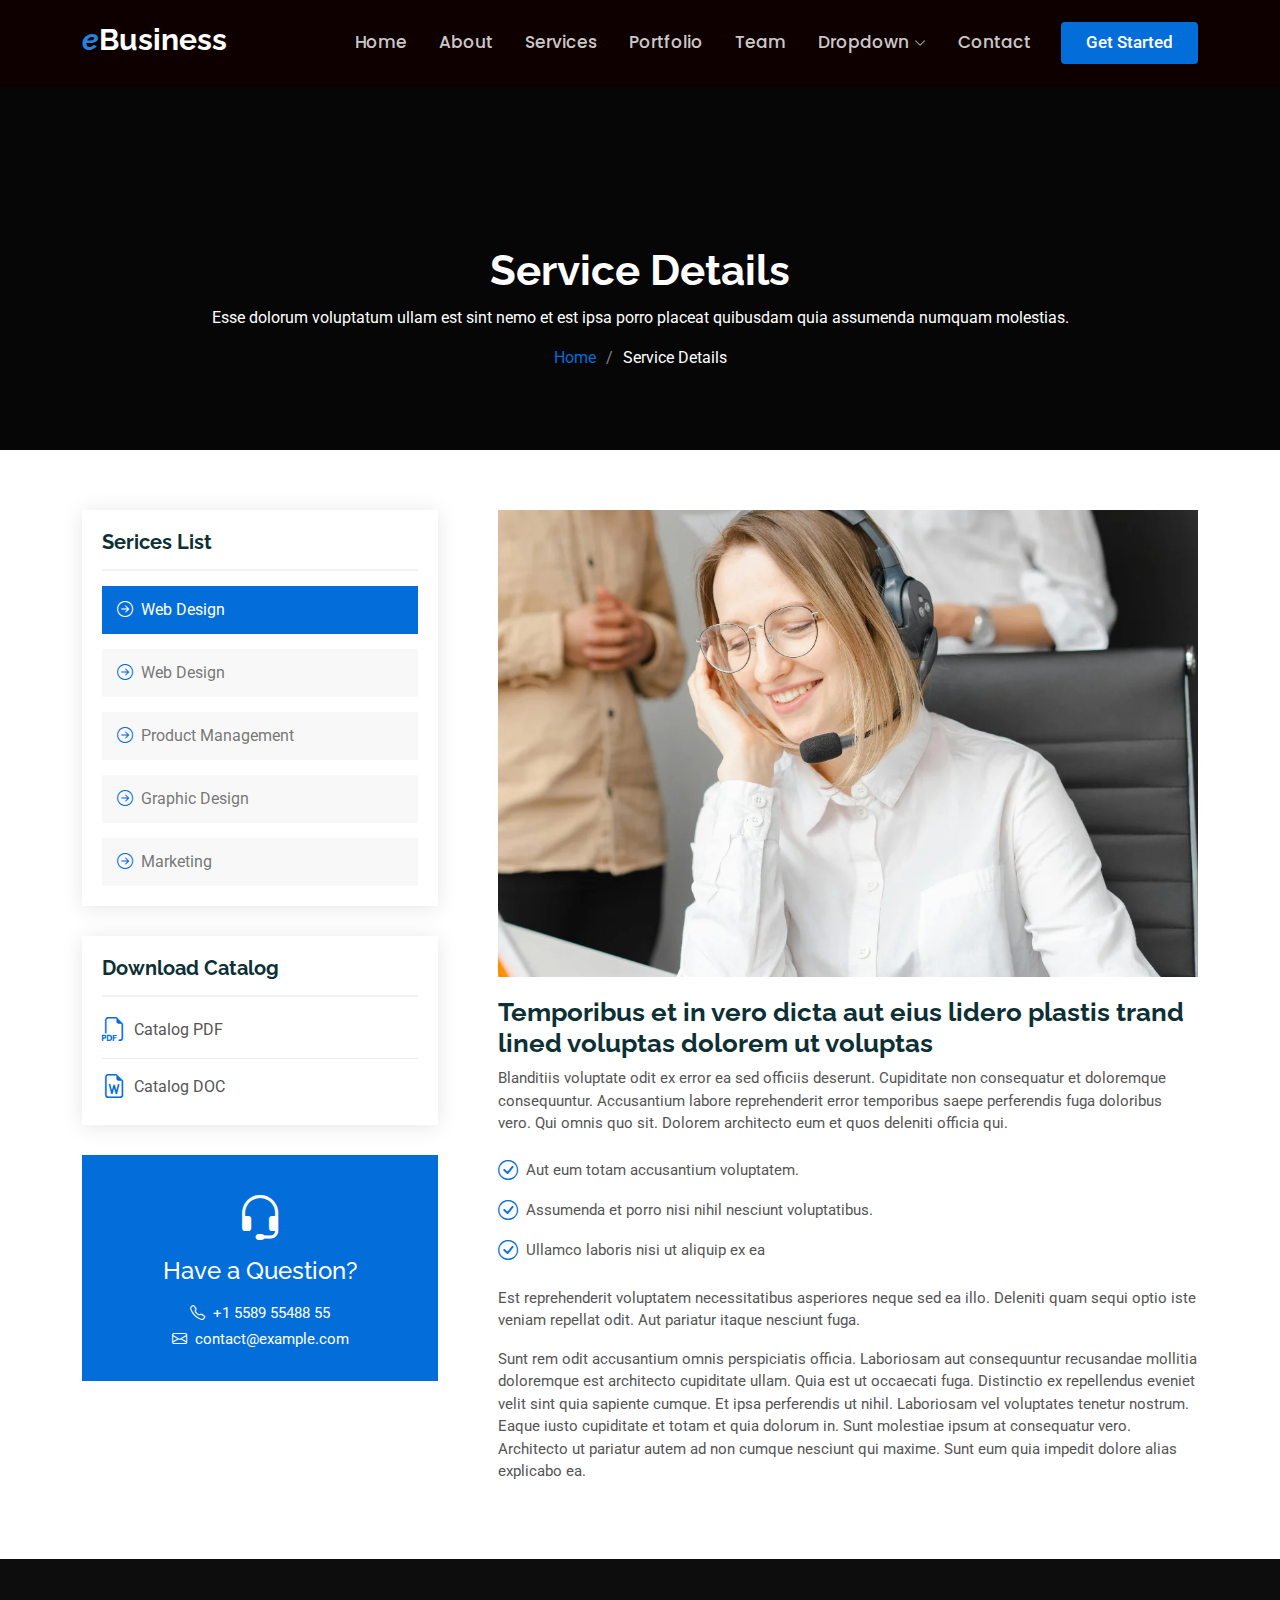
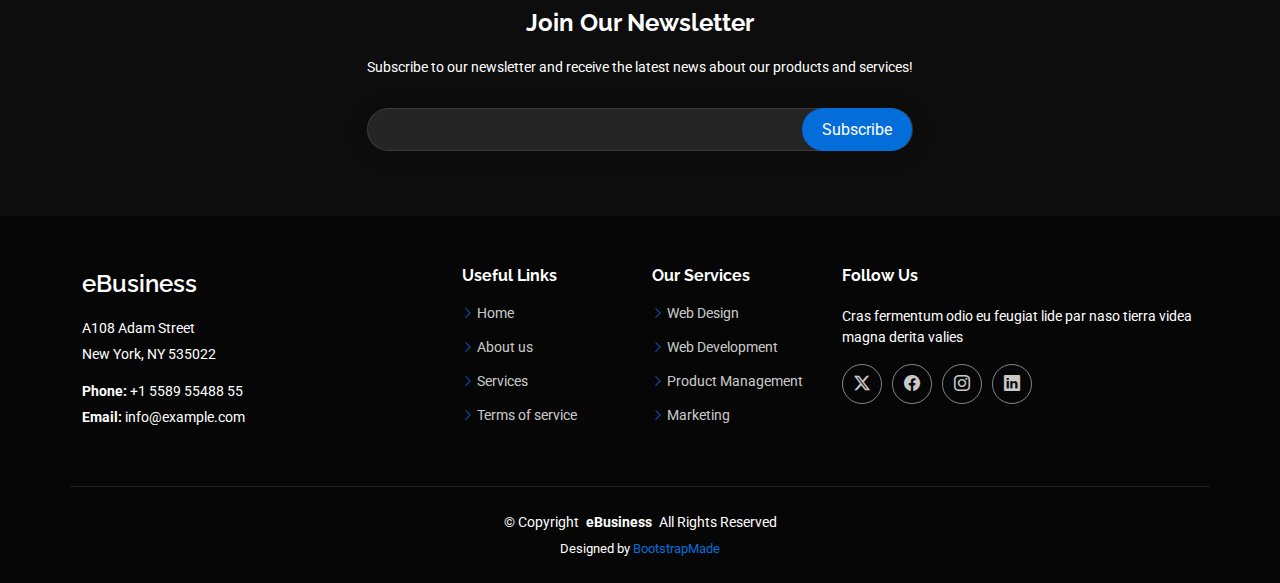
<file: service-details.html>
<!DOCTYPE html>
<html lang="en">

<head>
  <meta charset="utf-8">
  <meta content="width=device-width, initial-scale=1.0" name="viewport">
  <title>Service Details - eBusiness Bootstrap Template</title>
  <meta name="description" content="">
  <meta name="keywords" content="">

  <!-- Favicons -->
  <link href="assets/img/favicon.png" rel="icon">
  <link href="assets/img/apple-touch-icon.png" rel="apple-touch-icon">

  <!-- Fonts -->
  <link href="https://fonts.googleapis.com" rel="preconnect">
  <link href="https://fonts.gstatic.com" rel="preconnect" crossorigin>
  <link href="https://fonts.googleapis.com/css2?family=Roboto:ital,wght@0,100;0,300;0,400;0,500;0,700;0,900;1,100;1,300;1,400;1,500;1,700;1,900&family=Poppins:ital,wght@0,100;0,200;0,300;0,400;0,500;0,600;0,700;0,800;0,900;1,100;1,200;1,300;1,400;1,500;1,600;1,700;1,800;1,900&family=Raleway:ital,wght@0,100;0,200;0,300;0,400;0,500;0,600;0,700;0,800;0,900;1,100;1,200;1,300;1,400;1,500;1,600;1,700;1,800;1,900&display=swap" rel="stylesheet">

  <!-- Vendor CSS Files -->
  <link href="assets/vendor/bootstrap/css/bootstrap.min.css" rel="stylesheet">
  <link href="assets/vendor/bootstrap-icons/bootstrap-icons.css" rel="stylesheet">
  <link href="assets/vendor/aos/aos.css" rel="stylesheet">
  <link href="assets/vendor/swiper/swiper-bundle.min.css" rel="stylesheet">
  <link href="assets/vendor/glightbox/css/glightbox.min.css" rel="stylesheet">

  <!-- Main CSS File -->
  <link href="assets/css/main.css" rel="stylesheet">

  <!-- =======================================================
  * Template Name: eBusiness
  * Template URL: https://bootstrapmade.com/ebusiness-bootstrap-corporate-template/
  * Updated: Jun 23 2025 with Bootstrap v5.3.6
  * Author: BootstrapMade.com
  * License: https://bootstrapmade.com/license/
  ======================================================== -->
</head>

<body class="service-details-page">

  <header id="header" class="header d-flex align-items-center sticky-top">
    <div class="container-fluid container-xl position-relative d-flex align-items-center">

      <a href="index.html" class="logo d-flex align-items-center me-auto">
        <!-- Uncomment the line below if you also wish to use an image logo -->
        <!-- <img src="assets/img/logo.webp" alt=""> -->
        <h1 class="sitename"><span>e</span>Business</h1>
      </a>

      <nav id="navmenu" class="navmenu">
        <ul>
          <li><a href="#hero">Home</a></li>
          <li><a href="#about">About</a></li>
          <li><a href="#services">Services</a></li>
          <li><a href="#portfolio">Portfolio</a></li>
          <li><a href="#team">Team</a></li>
          <li class="dropdown"><a href="#"><span>Dropdown</span> <i class="bi bi-chevron-down toggle-dropdown"></i></a>
            <ul>
              <li><a href="#">Dropdown 1</a></li>
              <li class="dropdown"><a href="#"><span>Deep Dropdown</span> <i class="bi bi-chevron-down toggle-dropdown"></i></a>
                <ul>
                  <li><a href="#">Deep Dropdown 1</a></li>
                  <li><a href="#">Deep Dropdown 2</a></li>
                  <li><a href="#">Deep Dropdown 3</a></li>
                  <li><a href="#">Deep Dropdown 4</a></li>
                  <li><a href="#">Deep Dropdown 5</a></li>
                </ul>
              </li>
              <li><a href="#">Dropdown 2</a></li>
              <li><a href="#">Dropdown 3</a></li>
              <li><a href="#">Dropdown 4</a></li>
            </ul>
          </li>
          <li><a href="#contact">Contact</a></li>
        </ul>
        <i class="mobile-nav-toggle d-xl-none bi bi-list"></i>
      </nav>

      <a class="btn-getstarted" href="index.html#about">Get Started</a>

    </div>
  </header>

  <main class="main">

    <!-- Page Title -->
    <div class="page-title dark-background">
      <div class="container position-relative">
        <h1>Service Details</h1>
        <p>Esse dolorum voluptatum ullam est sint nemo et est ipsa porro placeat quibusdam quia assumenda numquam molestias.</p>
        <nav class="breadcrumbs">
          <ol>
            <li><a href="index.html">Home</a></li>
            <li class="current">Service Details</li>
          </ol>
        </nav>
      </div>
    </div><!-- End Page Title -->

    <!-- Service Details Section -->
    <section id="service-details" class="service-details section">

      <div class="container">

        <div class="row gy-5">

          <div class="col-lg-4" data-aos="fade-up" data-aos-delay="100">

            <div class="service-box">
              <h4>Serices List</h4>
              <div class="services-list">
                <a href="#" class="active"><i class="bi bi-arrow-right-circle"></i><span>Web Design</span></a>
                <a href="#"><i class="bi bi-arrow-right-circle"></i><span>Web Design</span></a>
                <a href="#"><i class="bi bi-arrow-right-circle"></i><span>Product Management</span></a>
                <a href="#"><i class="bi bi-arrow-right-circle"></i><span>Graphic Design</span></a>
                <a href="#"><i class="bi bi-arrow-right-circle"></i><span>Marketing</span></a>
              </div>
            </div><!-- End Services List -->

            <div class="service-box">
              <h4>Download Catalog</h4>
              <div class="download-catalog">
                <a href="#"><i class="bi bi-filetype-pdf"></i><span>Catalog PDF</span></a>
                <a href="#"><i class="bi bi-file-earmark-word"></i><span>Catalog DOC</span></a>
              </div>
            </div><!-- End Services List -->

            <div class="help-box d-flex flex-column justify-content-center align-items-center">
              <i class="bi bi-headset help-icon"></i>
              <h4>Have a Question?</h4>
              <p class="d-flex align-items-center mt-2 mb-0"><i class="bi bi-telephone me-2"></i> <span>+1 5589 55488 55</span></p>
              <p class="d-flex align-items-center mt-1 mb-0"><i class="bi bi-envelope me-2"></i> <a href="mailto:contact@example.com">contact@example.com</a></p>
            </div>

          </div>

          <div class="col-lg-8 ps-lg-5" data-aos="fade-up" data-aos-delay="200">
            <img src="assets/img/services/services-4.webp" alt="" class="img-fluid services-img">
            <h3>Temporibus et in vero dicta aut eius lidero plastis trand lined voluptas dolorem ut voluptas</h3>
            <p>
              Blanditiis voluptate odit ex error ea sed officiis deserunt. Cupiditate non consequatur et doloremque consequuntur. Accusantium labore reprehenderit error temporibus saepe perferendis fuga doloribus vero. Qui omnis quo sit. Dolorem architecto eum et quos deleniti officia qui.
            </p>
            <ul>
              <li><i class="bi bi-check-circle"></i> <span>Aut eum totam accusantium voluptatem.</span></li>
              <li><i class="bi bi-check-circle"></i> <span>Assumenda et porro nisi nihil nesciunt voluptatibus.</span></li>
              <li><i class="bi bi-check-circle"></i> <span>Ullamco laboris nisi ut aliquip ex ea</span></li>
            </ul>
            <p>
              Est reprehenderit voluptatem necessitatibus asperiores neque sed ea illo. Deleniti quam sequi optio iste veniam repellat odit. Aut pariatur itaque nesciunt fuga.
            </p>
            <p>
              Sunt rem odit accusantium omnis perspiciatis officia. Laboriosam aut consequuntur recusandae mollitia doloremque est architecto cupiditate ullam. Quia est ut occaecati fuga. Distinctio ex repellendus eveniet velit sint quia sapiente cumque. Et ipsa perferendis ut nihil. Laboriosam vel voluptates tenetur nostrum. Eaque iusto cupiditate et totam et quia dolorum in. Sunt molestiae ipsum at consequatur vero. Architecto ut pariatur autem ad non cumque nesciunt qui maxime. Sunt eum quia impedit dolore alias explicabo ea.
            </p>
          </div>

        </div>

      </div>

    </section><!-- /Service Details Section -->

  </main>

  <footer id="footer" class="footer dark-background">

    <div class="footer-newsletter">
      <div class="container">
        <div class="row justify-content-center text-center">
          <div class="col-lg-6">
            <h4>Join Our Newsletter</h4>
            <p>Subscribe to our newsletter and receive the latest news about our products and services!</p>
            <form action="forms/newsletter.php" method="post" class="php-email-form">
              <div class="newsletter-form"><input type="email" name="email"><input type="submit" value="Subscribe"></div>
              <div class="loading">Loading</div>
              <div class="error-message"></div>
              <div class="sent-message">Your subscription request has been sent. Thank you!</div>
            </form>
          </div>
        </div>
      </div>
    </div>

    <div class="container footer-top">
      <div class="row gy-4">
        <div class="col-lg-4 col-md-6 footer-about">
          <a href="index.html" class="d-flex align-items-center">
            <span class="sitename">eBusiness</span>
          </a>
          <div class="footer-contact pt-3">
            <p>A108 Adam Street</p>
            <p>New York, NY 535022</p>
            <p class="mt-3"><strong>Phone:</strong> <span>+1 5589 55488 55</span></p>
            <p><strong>Email:</strong> <span>info@example.com</span></p>
          </div>
        </div>

        <div class="col-lg-2 col-md-3 footer-links">
          <h4>Useful Links</h4>
          <ul>
            <li><i class="bi bi-chevron-right"></i> <a href="#">Home</a></li>
            <li><i class="bi bi-chevron-right"></i> <a href="#">About us</a></li>
            <li><i class="bi bi-chevron-right"></i> <a href="#">Services</a></li>
            <li><i class="bi bi-chevron-right"></i> <a href="#">Terms of service</a></li>
          </ul>
        </div>

        <div class="col-lg-2 col-md-3 footer-links">
          <h4>Our Services</h4>
          <ul>
            <li><i class="bi bi-chevron-right"></i> <a href="#">Web Design</a></li>
            <li><i class="bi bi-chevron-right"></i> <a href="#">Web Development</a></li>
            <li><i class="bi bi-chevron-right"></i> <a href="#">Product Management</a></li>
            <li><i class="bi bi-chevron-right"></i> <a href="#">Marketing</a></li>
          </ul>
        </div>

        <div class="col-lg-4 col-md-12">
          <h4>Follow Us</h4>
          <p>Cras fermentum odio eu feugiat lide par naso tierra videa magna derita valies</p>
          <div class="social-links d-flex">
            <a href=""><i class="bi bi-twitter-x"></i></a>
            <a href=""><i class="bi bi-facebook"></i></a>
            <a href=""><i class="bi bi-instagram"></i></a>
            <a href=""><i class="bi bi-linkedin"></i></a>
          </div>
        </div>

      </div>
    </div>

    <div class="container copyright text-center mt-4">
      <p>© <span>Copyright</span> <strong class="px-1 sitename">eBusiness</strong> <span>All Rights Reserved</span></p>
      <div class="credits">
        <!-- All the links in the footer should remain intact. -->
        <!-- You can delete the links only if you've purchased the pro version. -->
        <!-- Licensing information: https://bootstrapmade.com/license/ -->
        <!-- Purchase the pro version with working PHP/AJAX contact form: [buy-url] -->
        Designed by <a href="https://bootstrapmade.com/">BootstrapMade</a>
      </div>
    </div>

  </footer>

  <!-- Scroll Top -->
  <a href="#" id="scroll-top" class="scroll-top d-flex align-items-center justify-content-center"><i class="bi bi-arrow-up-short"></i></a>

  <!-- Preloader -->
  <div id="preloader"></div>

  <!-- Vendor JS Files -->
  <script src="assets/vendor/bootstrap/js/bootstrap.bundle.min.js"></script>
  <script src="assets/vendor/php-email-form/validate.js"></script>
  <script src="assets/vendor/aos/aos.js"></script>
  <script src="assets/vendor/purecounter/purecounter_vanilla.js"></script>
  <script src="assets/vendor/swiper/swiper-bundle.min.js"></script>
  <script src="assets/vendor/glightbox/js/glightbox.min.js"></script>
  <script src="assets/vendor/imagesloaded/imagesloaded.pkgd.min.js"></script>
  <script src="assets/vendor/isotope-layout/isotope.pkgd.min.js"></script>

  <!-- Main JS File -->
  <script src="assets/js/main.js"></script>

</body>

</html>
</file>
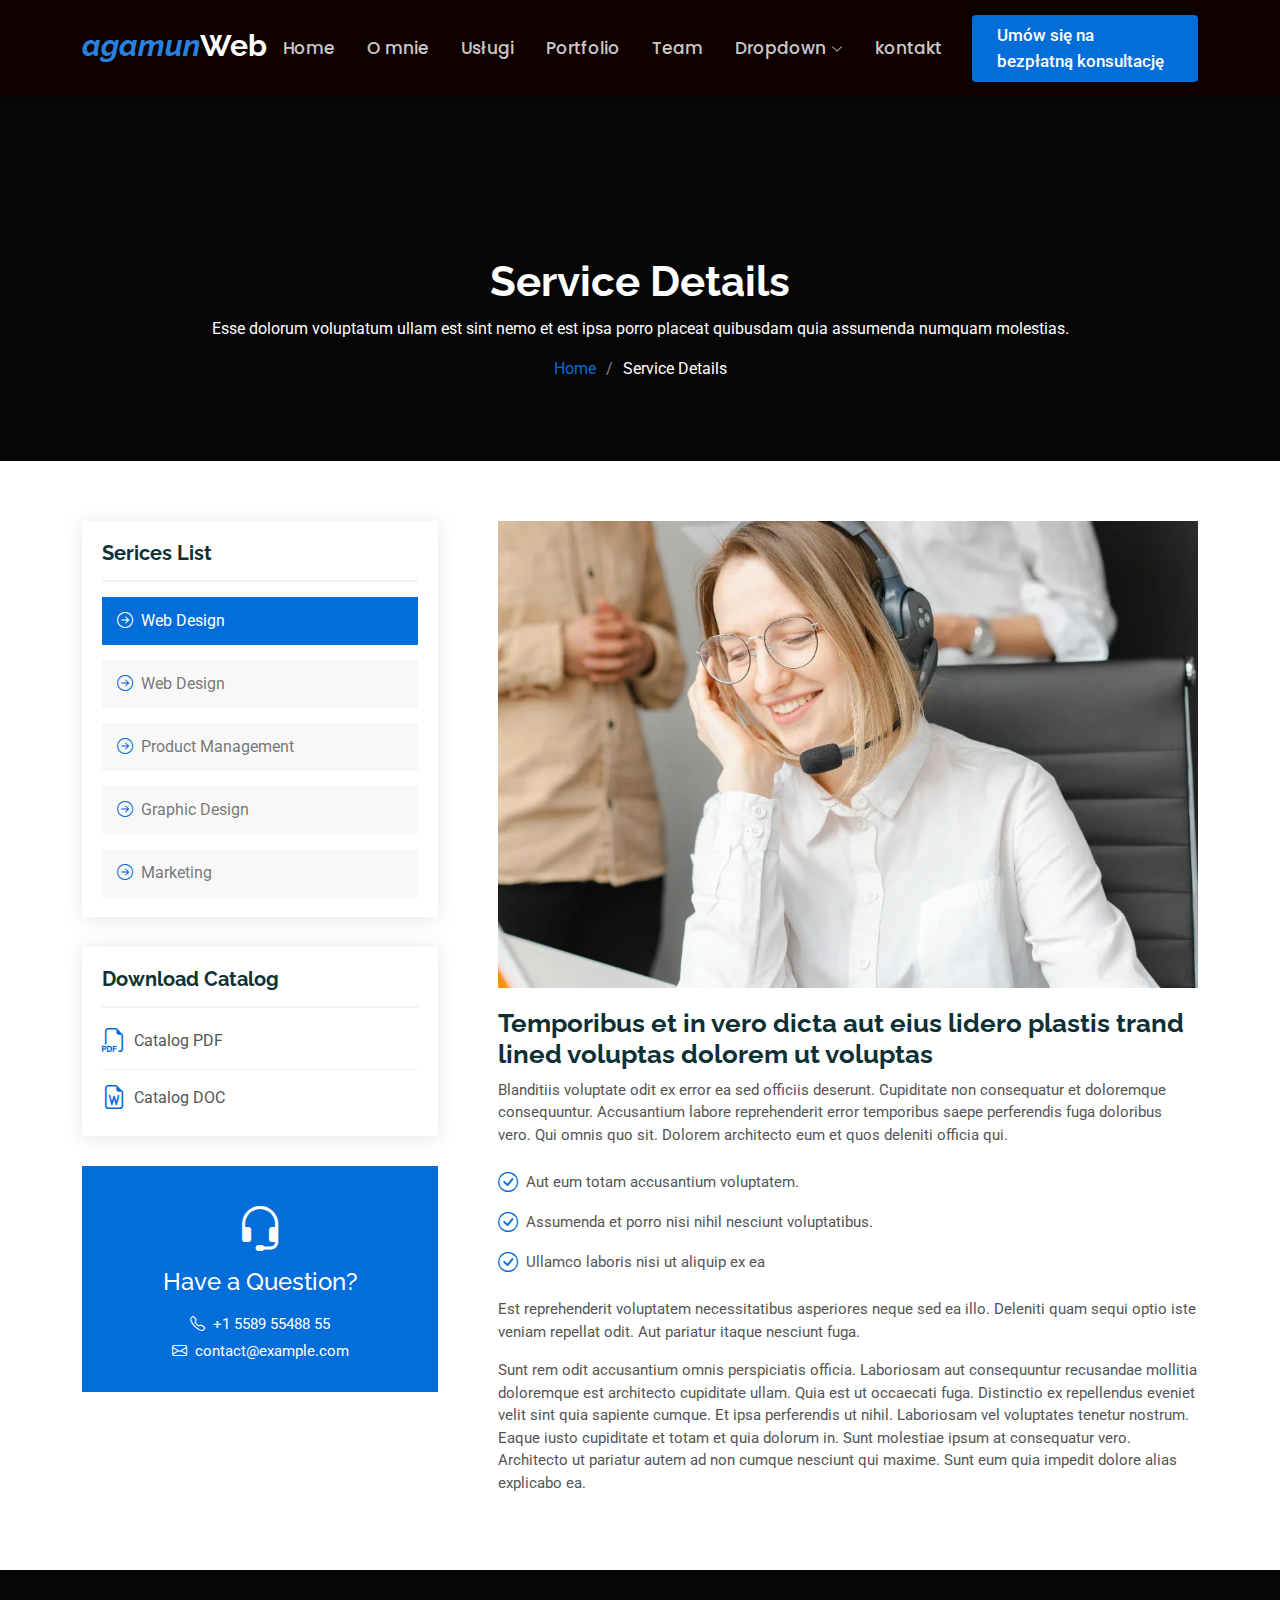
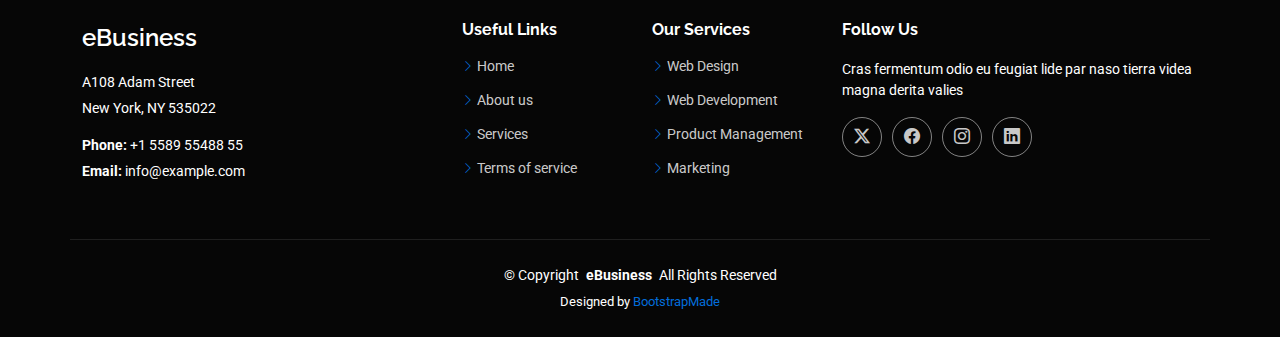
<file: sklep-internetowy.html>
<!DOCTYPE html>
<html lang="en">

<head>
  <meta charset="utf-8">
  <meta content="width=device-width, initial-scale=1.0" name="viewport">
  <title>Usługi - agamun Web Design - Dagmara Kotwicka</title>
  <meta name="description" content="">
  <meta name="keywords" content="">

  <!-- Favicons -->
  <link href="assets/img/favicon.png" rel="icon">
  <link href="assets/img/apple-touch-icon.png" rel="apple-touch-icon">

  <!-- Fonts -->
  <link href="https://fonts.googleapis.com" rel="preconnect">
  <link href="https://fonts.gstatic.com" rel="preconnect" crossorigin>
  <link href="https://fonts.googleapis.com/css2?family=Roboto:ital,wght@0,100;0,300;0,400;0,500;0,700;0,900;1,100;1,300;1,400;1,500;1,700;1,900&family=Poppins:ital,wght@0,100;0,200;0,300;0,400;0,500;0,600;0,700;0,800;0,900;1,100;1,200;1,300;1,400;1,500;1,600;1,700;1,800;1,900&family=Raleway:ital,wght@0,100;0,200;0,300;0,400;0,500;0,600;0,700;0,800;0,900;1,100;1,200;1,300;1,400;1,500;1,600;1,700;1,800;1,900&display=swap" rel="stylesheet">

  <!-- Vendor CSS Files -->
  <link href="assets/vendor/bootstrap/css/bootstrap.min.css" rel="stylesheet">
  <link href="assets/vendor/bootstrap-icons/bootstrap-icons.css" rel="stylesheet">
  <link href="assets/vendor/aos/aos.css" rel="stylesheet">
  <link href="assets/vendor/swiper/swiper-bundle.min.css" rel="stylesheet">
  <link href="assets/vendor/glightbox/css/glightbox.min.css" rel="stylesheet">

  <!-- Main CSS File -->
  <link href="assets/css/main.css" rel="stylesheet">

  <!-- =======================================================
  * Template Name: eBusiness
  * Template URL: https://bootstrapmade.com/ebusiness-bootstrap-corporate-template/
  * Updated: Jun 23 2025 with Bootstrap v5.3.6
  * Author: BootstrapMade.com
  * License: https://bootstrapmade.com/license/
  ======================================================== -->
</head>

<body class="service-details-page">

  <header id="header" class="header d-flex align-items-center sticky-top">
    <div class="container-fluid container-xl position-relative d-flex align-items-center">

      <a href="index.html" class="logo d-flex align-items-center me-auto">
        <!-- Uncomment the line below if you also wish to use an image logo -->
        <!-- <img src="assets/img/logo.webp" alt=""> -->
        <h1 class="sitename"><span>agamun</span>Web</h1>
      </a>

      <nav id="navmenu" class="navmenu">
        <ul>
          <li><a href="index.html#hero">Home</a></li>
          <li><a href="index.html#about">O mnie</a></li>
          <li><a href="index.html#services">Usługi</a></li>
          <li><a href="index.html#portfolio">Portfolio</a></li>
          <li><a href="#team">Team</a></li>
          <li class="dropdown"><a href="#"><span>Dropdown</span> <i class="bi bi-chevron-down toggle-dropdown"></i></a>
            <ul>
              <li><a href="#">Dropdown 1</a></li>
              <li class="dropdown"><a href="#"><span>Deep Dropdown</span> <i class="bi bi-chevron-down toggle-dropdown"></i></a>
                <ul>
                  <li><a href="#">Deep Dropdown 1</a></li>
                  <li><a href="#">Deep Dropdown 2</a></li>
                  <li><a href="#">Deep Dropdown 3</a></li>
                  <li><a href="#">Deep Dropdown 4</a></li>
                  <li><a href="#">Deep Dropdown 5</a></li>
                </ul>
              </li>
              <li><a href="#">Dropdown 2</a></li>
              <li><a href="#">Dropdown 3</a></li>
              <li><a href="#">Dropdown 4</a></li>
            </ul>
          </li>
          <li><a href="index.html#contact">kontakt</a></li>
        </ul>
        <i class="mobile-nav-toggle d-xl-none bi bi-list"></i>
      </nav>

      <a class="btn-getstarted" href="index.html#contact">Umów się na bezpłatną konsultację</a>

    </div>
  </header>

  <main class="main">

    <!-- Page Title -->
    <div class="page-title dark-background">
      <div class="container position-relative">
        <h1>Service Details</h1>
        <p>Esse dolorum voluptatum ullam est sint nemo et est ipsa porro placeat quibusdam quia assumenda numquam molestias.</p>
        <nav class="breadcrumbs">
          <ol>
            <li><a href="index.html">Home</a></li>
            <li class="current">Service Details</li>
          </ol>
        </nav>
      </div>
    </div><!-- End Page Title -->

    <!-- Service Details Section -->
    <section id="service-details" class="service-details section">

      <div class="container">

        <div class="row gy-5">

          <div class="col-lg-4" data-aos="fade-up" data-aos-delay="100">

            <div class="service-box">
              <h4>Serices List</h4>
              <div class="services-list">
                <a href="#" class="active"><i class="bi bi-arrow-right-circle"></i><span>Web Design</span></a>
                <a href="#"><i class="bi bi-arrow-right-circle"></i><span>Web Design</span></a>
                <a href="#"><i class="bi bi-arrow-right-circle"></i><span>Product Management</span></a>
                <a href="#"><i class="bi bi-arrow-right-circle"></i><span>Graphic Design</span></a>
                <a href="#"><i class="bi bi-arrow-right-circle"></i><span>Marketing</span></a>
              </div>
            </div><!-- End Services List -->

            <div class="service-box">
              <h4>Download Catalog</h4>
              <div class="download-catalog">
                <a href="#"><i class="bi bi-filetype-pdf"></i><span>Catalog PDF</span></a>
                <a href="#"><i class="bi bi-file-earmark-word"></i><span>Catalog DOC</span></a>
              </div>
            </div><!-- End Services List -->

            <div class="help-box d-flex flex-column justify-content-center align-items-center">
              <i class="bi bi-headset help-icon"></i>
              <h4>Have a Question?</h4>
              <p class="d-flex align-items-center mt-2 mb-0"><i class="bi bi-telephone me-2"></i> <span>+1 5589 55488 55</span></p>
              <p class="d-flex align-items-center mt-1 mb-0"><i class="bi bi-envelope me-2"></i> <a href="mailto:contact@example.com">contact@example.com</a></p>
            </div>

          </div>

          <div class="col-lg-8 ps-lg-5" data-aos="fade-up" data-aos-delay="200">
            <img src="assets/img/services/services-4.webp" alt="" class="img-fluid services-img">
            <h3>Temporibus et in vero dicta aut eius lidero plastis trand lined voluptas dolorem ut voluptas</h3>
            <p>
              Blanditiis voluptate odit ex error ea sed officiis deserunt. Cupiditate non consequatur et doloremque consequuntur. Accusantium labore reprehenderit error temporibus saepe perferendis fuga doloribus vero. Qui omnis quo sit. Dolorem architecto eum et quos deleniti officia qui.
            </p>
            <ul>
              <li><i class="bi bi-check-circle"></i> <span>Aut eum totam accusantium voluptatem.</span></li>
              <li><i class="bi bi-check-circle"></i> <span>Assumenda et porro nisi nihil nesciunt voluptatibus.</span></li>
              <li><i class="bi bi-check-circle"></i> <span>Ullamco laboris nisi ut aliquip ex ea</span></li>
            </ul>
            <p>
              Est reprehenderit voluptatem necessitatibus asperiores neque sed ea illo. Deleniti quam sequi optio iste veniam repellat odit. Aut pariatur itaque nesciunt fuga.
            </p>
            <p>
              Sunt rem odit accusantium omnis perspiciatis officia. Laboriosam aut consequuntur recusandae mollitia doloremque est architecto cupiditate ullam. Quia est ut occaecati fuga. Distinctio ex repellendus eveniet velit sint quia sapiente cumque. Et ipsa perferendis ut nihil. Laboriosam vel voluptates tenetur nostrum. Eaque iusto cupiditate et totam et quia dolorum in. Sunt molestiae ipsum at consequatur vero. Architecto ut pariatur autem ad non cumque nesciunt qui maxime. Sunt eum quia impedit dolore alias explicabo ea.
            </p>
          </div>

        </div>

      </div>

    </section><!-- /Service Details Section -->

  </main>

  <footer id="footer" class="footer dark-background">

    <div class="footer-newsletter" style="display:none;">
      <div class="container">
        <div class="row justify-content-center text-center">
          <div class="col-lg-6">
            <h4>Join Our Newsletter</h4>
            <p>Subscribe to our newsletter and receive the latest news about our products and services!</p>
            <form action="forms/newsletter.php" method="post" class="php-email-form">
              <div class="newsletter-form"><input type="email" name="email"><input type="submit" value="Subscribe"></div>
              <div class="loading">Loading</div>
              <div class="error-message"></div>
              <div class="sent-message">Your subscription request has been sent. Thank you!</div>
            </form>
          </div>
        </div>
      </div>
    </div>

    <div class="container footer-top">
      <div class="row gy-4">
        <div class="col-lg-4 col-md-6 footer-about">
          <a href="index.html" class="d-flex align-items-center">
            <span class="sitename">eBusiness</span>
          </a>
          <div class="footer-contact pt-3">
            <p>A108 Adam Street</p>
            <p>New York, NY 535022</p>
            <p class="mt-3"><strong>Phone:</strong> <span>+1 5589 55488 55</span></p>
            <p><strong>Email:</strong> <span>info@example.com</span></p>
          </div>
        </div>

        <div class="col-lg-2 col-md-3 footer-links">
          <h4>Useful Links</h4>
          <ul>
            <li><i class="bi bi-chevron-right"></i> <a href="#">Home</a></li>
            <li><i class="bi bi-chevron-right"></i> <a href="#">About us</a></li>
            <li><i class="bi bi-chevron-right"></i> <a href="#">Services</a></li>
            <li><i class="bi bi-chevron-right"></i> <a href="#">Terms of service</a></li>
          </ul>
        </div>

        <div class="col-lg-2 col-md-3 footer-links">
          <h4>Our Services</h4>
          <ul>
            <li><i class="bi bi-chevron-right"></i> <a href="#">Web Design</a></li>
            <li><i class="bi bi-chevron-right"></i> <a href="#">Web Development</a></li>
            <li><i class="bi bi-chevron-right"></i> <a href="#">Product Management</a></li>
            <li><i class="bi bi-chevron-right"></i> <a href="#">Marketing</a></li>
          </ul>
        </div>

        <div class="col-lg-4 col-md-12">
          <h4>Follow Us</h4>
          <p>Cras fermentum odio eu feugiat lide par naso tierra videa magna derita valies</p>
          <div class="social-links d-flex">
            <a href=""><i class="bi bi-twitter-x"></i></a>
            <a href=""><i class="bi bi-facebook"></i></a>
            <a href=""><i class="bi bi-instagram"></i></a>
            <a href=""><i class="bi bi-linkedin"></i></a>
          </div>
        </div>

      </div>
    </div>

    <div class="container copyright text-center mt-4">
      <p>© <span>Copyright</span> <strong class="px-1 sitename">eBusiness</strong> <span>All Rights Reserved</span></p>
      <div class="credits">
        <!-- All the links in the footer should remain intact. -->
        <!-- You can delete the links only if you've purchased the pro version. -->
        <!-- Licensing information: https://bootstrapmade.com/license/ -->
        <!-- Purchase the pro version with working PHP/AJAX contact form: [buy-url] -->
        Designed by <a href="https://bootstrapmade.com/">BootstrapMade</a>
      </div>
    </div>

  </footer>

  <!-- Scroll Top -->
  <a href="#" id="scroll-top" class="scroll-top d-flex align-items-center justify-content-center"><i class="bi bi-arrow-up-short"></i></a>

  <!-- Preloader -->
  <div id="preloader"></div>

  <!-- Vendor JS Files -->
  <script src="assets/vendor/bootstrap/js/bootstrap.bundle.min.js"></script>
  <script src="assets/vendor/php-email-form/validate.js"></script>
  <script src="assets/vendor/aos/aos.js"></script>
  <script src="assets/vendor/purecounter/purecounter_vanilla.js"></script>
  <script src="assets/vendor/swiper/swiper-bundle.min.js"></script>
  <script src="assets/vendor/glightbox/js/glightbox.min.js"></script>
  <script src="assets/vendor/imagesloaded/imagesloaded.pkgd.min.js"></script>
  <script src="assets/vendor/isotope-layout/isotope.pkgd.min.js"></script>

  <!-- Main JS File -->
  <script src="assets/js/main.js"></script>

</body>

</html>
</file>
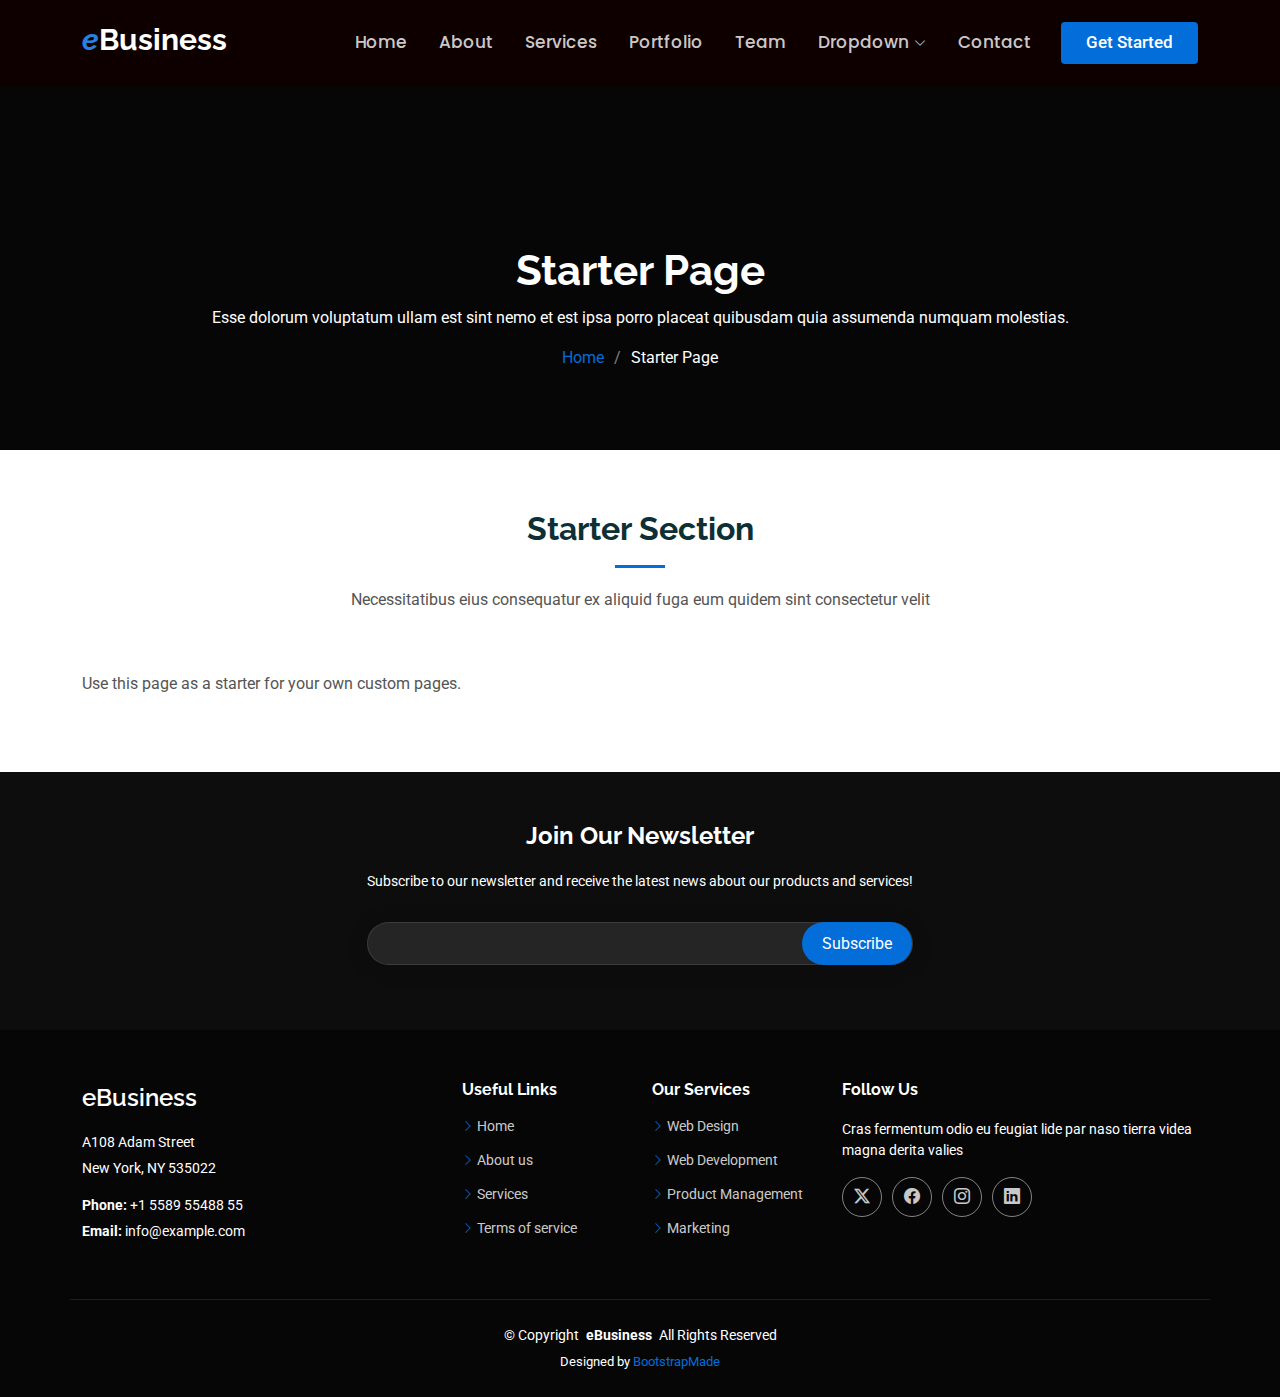
<file: starter-page.html>
<!DOCTYPE html>
<html lang="en">

<head>
  <meta charset="utf-8">
  <meta content="width=device-width, initial-scale=1.0" name="viewport">
  <title>Starter Page - eBusiness Bootstrap Template</title>
  <meta name="description" content="">
  <meta name="keywords" content="">

  <!-- Favicons -->
  <link href="assets/img/favicon.png" rel="icon">
  <link href="assets/img/apple-touch-icon.png" rel="apple-touch-icon">

  <!-- Fonts -->
  <link href="https://fonts.googleapis.com" rel="preconnect">
  <link href="https://fonts.gstatic.com" rel="preconnect" crossorigin>
  <link href="https://fonts.googleapis.com/css2?family=Roboto:ital,wght@0,100;0,300;0,400;0,500;0,700;0,900;1,100;1,300;1,400;1,500;1,700;1,900&family=Poppins:ital,wght@0,100;0,200;0,300;0,400;0,500;0,600;0,700;0,800;0,900;1,100;1,200;1,300;1,400;1,500;1,600;1,700;1,800;1,900&family=Raleway:ital,wght@0,100;0,200;0,300;0,400;0,500;0,600;0,700;0,800;0,900;1,100;1,200;1,300;1,400;1,500;1,600;1,700;1,800;1,900&display=swap" rel="stylesheet">

  <!-- Vendor CSS Files -->
  <link href="assets/vendor/bootstrap/css/bootstrap.min.css" rel="stylesheet">
  <link href="assets/vendor/bootstrap-icons/bootstrap-icons.css" rel="stylesheet">
  <link href="assets/vendor/aos/aos.css" rel="stylesheet">
  <link href="assets/vendor/swiper/swiper-bundle.min.css" rel="stylesheet">
  <link href="assets/vendor/glightbox/css/glightbox.min.css" rel="stylesheet">

  <!-- Main CSS File -->
  <link href="assets/css/main.css" rel="stylesheet">

  <!-- =======================================================
  * Template Name: eBusiness
  * Template URL: https://bootstrapmade.com/ebusiness-bootstrap-corporate-template/
  * Updated: Jun 23 2025 with Bootstrap v5.3.6
  * Author: BootstrapMade.com
  * License: https://bootstrapmade.com/license/
  ======================================================== -->
</head>

<body class="starter-page-page">

  <header id="header" class="header d-flex align-items-center sticky-top">
    <div class="container-fluid container-xl position-relative d-flex align-items-center">

      <a href="index.html" class="logo d-flex align-items-center me-auto">
        <!-- Uncomment the line below if you also wish to use an image logo -->
        <!-- <img src="assets/img/logo.webp" alt=""> -->
        <h1 class="sitename"><span>e</span>Business</h1>
      </a>

      <nav id="navmenu" class="navmenu">
        <ul>
          <li><a href="#hero">Home</a></li>
          <li><a href="#about">About</a></li>
          <li><a href="#services">Services</a></li>
          <li><a href="#portfolio">Portfolio</a></li>
          <li><a href="#team">Team</a></li>
          <li class="dropdown"><a href="#"><span>Dropdown</span> <i class="bi bi-chevron-down toggle-dropdown"></i></a>
            <ul>
              <li><a href="#">Dropdown 1</a></li>
              <li class="dropdown"><a href="#"><span>Deep Dropdown</span> <i class="bi bi-chevron-down toggle-dropdown"></i></a>
                <ul>
                  <li><a href="#">Deep Dropdown 1</a></li>
                  <li><a href="#">Deep Dropdown 2</a></li>
                  <li><a href="#">Deep Dropdown 3</a></li>
                  <li><a href="#">Deep Dropdown 4</a></li>
                  <li><a href="#">Deep Dropdown 5</a></li>
                </ul>
              </li>
              <li><a href="#">Dropdown 2</a></li>
              <li><a href="#">Dropdown 3</a></li>
              <li><a href="#">Dropdown 4</a></li>
            </ul>
          </li>
          <li><a href="#contact">Contact</a></li>
        </ul>
        <i class="mobile-nav-toggle d-xl-none bi bi-list"></i>
      </nav>

      <a class="btn-getstarted" href="index.html#about">Get Started</a>

    </div>
  </header>

  <main class="main">

    <!-- Page Title -->
    <div class="page-title dark-background">
      <div class="container position-relative">
        <h1>Starter Page</h1>
        <p>Esse dolorum voluptatum ullam est sint nemo et est ipsa porro placeat quibusdam quia assumenda numquam molestias.</p>
        <nav class="breadcrumbs">
          <ol>
            <li><a href="index.html">Home</a></li>
            <li class="current">Starter Page</li>
          </ol>
        </nav>
      </div>
    </div><!-- End Page Title -->

    <!-- Starter Section Section -->
    <section id="starter-section" class="starter-section section">

      <!-- Section Title -->
      <div class="container section-title" data-aos="fade-up">
        <h2>Starter Section</h2>
        <p>Necessitatibus eius consequatur ex aliquid fuga eum quidem sint consectetur velit</p>
      </div><!-- End Section Title -->

      <div class="container" data-aos="fade-up">
        <p>Use this page as a starter for your own custom pages.</p>
      </div>

    </section><!-- /Starter Section Section -->

  </main>

  <footer id="footer" class="footer dark-background">

    <div class="footer-newsletter">
      <div class="container">
        <div class="row justify-content-center text-center">
          <div class="col-lg-6">
            <h4>Join Our Newsletter</h4>
            <p>Subscribe to our newsletter and receive the latest news about our products and services!</p>
            <form action="forms/newsletter.php" method="post" class="php-email-form">
              <div class="newsletter-form"><input type="email" name="email"><input type="submit" value="Subscribe"></div>
              <div class="loading">Loading</div>
              <div class="error-message"></div>
              <div class="sent-message">Your subscription request has been sent. Thank you!</div>
            </form>
          </div>
        </div>
      </div>
    </div>

    <div class="container footer-top">
      <div class="row gy-4">
        <div class="col-lg-4 col-md-6 footer-about">
          <a href="index.html" class="d-flex align-items-center">
            <span class="sitename">eBusiness</span>
          </a>
          <div class="footer-contact pt-3">
            <p>A108 Adam Street</p>
            <p>New York, NY 535022</p>
            <p class="mt-3"><strong>Phone:</strong> <span>+1 5589 55488 55</span></p>
            <p><strong>Email:</strong> <span>info@example.com</span></p>
          </div>
        </div>

        <div class="col-lg-2 col-md-3 footer-links">
          <h4>Useful Links</h4>
          <ul>
            <li><i class="bi bi-chevron-right"></i> <a href="#">Home</a></li>
            <li><i class="bi bi-chevron-right"></i> <a href="#">About us</a></li>
            <li><i class="bi bi-chevron-right"></i> <a href="#">Services</a></li>
            <li><i class="bi bi-chevron-right"></i> <a href="#">Terms of service</a></li>
          </ul>
        </div>

        <div class="col-lg-2 col-md-3 footer-links">
          <h4>Our Services</h4>
          <ul>
            <li><i class="bi bi-chevron-right"></i> <a href="#">Web Design</a></li>
            <li><i class="bi bi-chevron-right"></i> <a href="#">Web Development</a></li>
            <li><i class="bi bi-chevron-right"></i> <a href="#">Product Management</a></li>
            <li><i class="bi bi-chevron-right"></i> <a href="#">Marketing</a></li>
          </ul>
        </div>

        <div class="col-lg-4 col-md-12">
          <h4>Follow Us</h4>
          <p>Cras fermentum odio eu feugiat lide par naso tierra videa magna derita valies</p>
          <div class="social-links d-flex">
            <a href=""><i class="bi bi-twitter-x"></i></a>
            <a href=""><i class="bi bi-facebook"></i></a>
            <a href=""><i class="bi bi-instagram"></i></a>
            <a href=""><i class="bi bi-linkedin"></i></a>
          </div>
        </div>

      </div>
    </div>

    <div class="container copyright text-center mt-4">
      <p>© <span>Copyright</span> <strong class="px-1 sitename">eBusiness</strong> <span>All Rights Reserved</span></p>
      <div class="credits">
        <!-- All the links in the footer should remain intact. -->
        <!-- You can delete the links only if you've purchased the pro version. -->
        <!-- Licensing information: https://bootstrapmade.com/license/ -->
        <!-- Purchase the pro version with working PHP/AJAX contact form: [buy-url] -->
        Designed by <a href="https://bootstrapmade.com/">BootstrapMade</a>
      </div>
    </div>

  </footer>

  <!-- Scroll Top -->
  <a href="#" id="scroll-top" class="scroll-top d-flex align-items-center justify-content-center"><i class="bi bi-arrow-up-short"></i></a>

  <!-- Preloader -->
  <div id="preloader"></div>

  <!-- Vendor JS Files -->
  <script src="assets/vendor/bootstrap/js/bootstrap.bundle.min.js"></script>
  <script src="assets/vendor/php-email-form/validate.js"></script>
  <script src="assets/vendor/aos/aos.js"></script>
  <script src="assets/vendor/purecounter/purecounter_vanilla.js"></script>
  <script src="assets/vendor/swiper/swiper-bundle.min.js"></script>
  <script src="assets/vendor/glightbox/js/glightbox.min.js"></script>
  <script src="assets/vendor/imagesloaded/imagesloaded.pkgd.min.js"></script>
  <script src="assets/vendor/isotope-layout/isotope.pkgd.min.js"></script>

  <!-- Main JS File -->
  <script src="assets/js/main.js"></script>

</body>

</html>
</file>
<file: assets/css/templatemo.css>
/*

TemplateMo 561 Purple Buzz

https://templatemo.com/tm-561-purple-buzz

---------------------------------------------
Table of contents
------------------------------------------------
1. Typography
2. Main Nav
3. Home
4. About
5. Work
6. Single Work
7. Pricing
8. Contact
--------------------------------------------- */

html {font-family: 'Open Sans', sans-serif;}
/* Typography */
p, a {font-weight: 400;}
.h2 {font-size: 40px;}
.h3 {font-size: 28px;}
.light-300 {
  font-family: 'Open Sans', sans-serif !important;
  font-weight: 300;
}
.regular-400 {
  font-family: 'Open Sans', sans-serif !important;
  font-weight: 400;
}
.semi-bold-600 {
  font-family: 'Open Sans', sans-serif !important;
  font-weight: 600;
}
.typo-space-line::after,
.typo-space-line-center::after {
  content: "";
  width: 150px;
  display:block;
  position: absolute;
  border-bottom:  5px solid #6266ea;
  padding-top: .5em;
}
.typo-space-line-center::after {
  left: 50%;
  margin-left: -75px;
}
/* Main Nav */
#main_nav .nav-item .nav-link:hover {color: #fff;}
/* Home */
#index_banner {
  background-image: url('./../img/banner-bg-01.jpg');
  background-position: center center; background-size: cover;
  height: 100%;
  min-height: 60vh;
  width: 100%;
}
#index_banner .carousel-item {
  min-height: 60vh;
}
#index_banner .carousel-control-prev i,
#index_banner .carousel-control-next i {
  color: #6266ea !important;
  text-decoration: none;
  font-size: 4em;
}
#index_banner .carousel-inner {
  height: 80vh;
}
#index_banner .carousel-indicators li,
#index_banner .carousel-indicators.active {
  background-color: #6266ea !important;
}
.service-wrapper .service-footer {
  max-width: 720px;
}
.service-work.card {
  border-radius: 10px !important;
  cursor: pointer;
}
.service-work .service-work-vertical {
	background: rgb(0,0,0);
  background: linear-gradient(0deg, rgba(0,0,0,1) 0%, rgba(0,0,0,0) 33.33%, rgba(255,255,255,1) 66.66%, rgba(255,255,255,0) 99.99%);
  background-size: 300% 300%;
  background-position: 0% 100%;
  transition: .5s;
}
.service-work .service-work-vertical:hover {
  background-position: 0% 0%;
  transition: .5s;
}
.service-work .service-work-vertical:hover * {
  color: #000;
  border-color: #000;
  transition: .5s;
}
.recent-work.card{
  border-radius: 10px !important;
}
.recent-work .recent-work-vertical {
	background: rgb(255,255,255);
  background: linear-gradient(0deg, rgba(255,255,255,1) 0%, rgba(255,255,255,0) 33.333%, rgba(97,84,199,1) 66.666%, rgba(255,255,255,0) 99.999%);
  background-size: 300% 300%;
  background-position: 0% 100%;
  transition: .5s;
  cursor: pointer;
}
.recent-work .recent-work-vertical:hover {
  background-position: 0% 0%;
  transition: .5s;
}
.recent-work .recent-work-vertical:hover div.recent-work-content {
  top: 50%;
  margin-top: -2.5em;
  position: absolute;
}
.recent-work .recent-work-vertical:hover * {
  color: white;
  transition: .5s;
}
/* About */
#work_banner {
  background-image: url('./../img/banner-bg-02.jpg');
  background-position: center center; background-size: cover;
  height: 100%;
  width: 100%;
}
.progress {
  height: 8px;
}
.objective-icon {
  border-radius: 13px;
  width: 8rem;
}
.partner-wap {
  background-color: #7276ec;
  transition: 1s;
  cursor: pointer;
}
.partner-wap:hover {
  background-color: #b1b3f5;
}
.why-us {
  background: rgb(239,239,253);
  background: -moz-linear-gradient(0deg, rgba(239,239,253,1) 50%, rgba(255,255,255,1) 50%);
  background: -webkit-linear-gradient(0deg, rgba(239,239,253,1) 50%, rgba(255,255,255,1) 50%);
  background: linear-gradient(0deg, rgba(239,239,253,1) 50%, rgba(255,255,255,1) 50%);
  filter: progid:DXImageTransform.Microsoft.gradient(startColorstr="#efeffd",endColorstr="#ffffff",GradientType=1);
}
.team-member-img {
  transition-duration: 0.15s;
}
.team-member:hover .team-member-img {
  padding: 10px !important;
}

/* Work */
/* Singel Work */
#work_single_banner {
  background-image: url('./../img/banner-bg-02.jpg');
  background-position: center center;
  background-size: cover;
  height: 100%;
  width: 100%;
}
.related-content {
  border-radius: 20px;
  cursor: pointer;
}
/* Pricing */
.pricing-list {
  margin-bottom: 1px;
}
.pricing-table {
  max-width: 350px;
  margin: auto;
}
.pricing-table,
.pricing-horizontal {
  border-radius: 15px !important;
}
/* Contact */
#floatingtextarea {
  height: 150px
}
/* Footer */
footer a.text-light:hover {
  color: #bfbfbf !important;
  transition-duration: 0.15s;
}
</file>
<file: assets/css/custom.css>
/*
Custom CSS for TemplateMo 561 Purple Buzz

https://templatemo.com/tm-561-purple-buzz

*/
</file>
<file: assets/css/templatemo-digimedia-v1.css>
/*

TemplateMo 568 DigiMedia

https://templatemo.com/tm-568-digimedia

*/

/* ---------------------------------------------
Table of contents
------------------------------------------------
01. font & reset css
02. reset
03. global styles
04. header
05. banner
06. features
07. testimonials
08. contact
09. footer
10. preloader
11. search
12. portfolio

--------------------------------------------- */
/* 
---------------------------------------------
font & reset css
--------------------------------------------- 
*/
/* 
---------------------------------------------
reset
--------------------------------------------- 
*/
html, body, div, span, applet, object, iframe, h1, h2, h3, h4, h5, h6, p, blockquote, div
pre, a, abbr, acronym, address, big, cite, code, del, dfn, em, font, img, ins, kbd, q,
s, samp, small, strike, strong, sub, sup, tt, var, b, u, i, center, dl, dt, dd, ol, ul, li,
figure, header, nav, section, article, aside, footer, figcaption {
  margin: 0;
  padding: 0;
  border: 0;
  outline: 0;
}

/* clear fix */
.grid:after {
  content: '';
  display: block;
  clear: both;
}

/* ---- .grid-item ---- */

.grid-sizer,
.grid-item {
  width: 50%;
}

.grid-item {
  float: left;
}

.grid-item img {
  display: block;
  max-width: 100%;
}

.clearfix:after {
  content: ".";
  display: block;
  clear: both;
  visibility: hidden;
  line-height: 0;
  height: 0;
}

.clearfix {
  display: inline-block;
}

html[xmlns] .clearfix {
  display: block;
}

* html .clearfix {
  height: 1%;
}

ul, li {
  padding: 0;
  margin: 0;
  list-style: none;
}

header, nav, section, article, aside, footer, hgroup {
  display: block;
}

* {
  box-sizing: border-box;
}

html, body {
  font-family: 'Poppins', sans-serif;
  font-weight: 400;
  background-color: #fff;
  -ms-text-size-adjust: 100%;
  -webkit-font-smoothing: antialiased;
  -moz-osx-font-smoothing: grayscale;
}

a {
  text-decoration: none !important;
}

h1, h2, h3, h4, h5, h6 {
  margin-top: 0px;
  margin-bottom: 0px;
}

ul {
  margin-bottom: 0px;
}

p {
  font-size: 15px;
  line-height: 30px;
  font-weight: 300;
  color: #afafaf;
}

img {
  width: 100%;
  overflow: hidden;
}

/* 
---------------------------------------------
global styles
--------------------------------------------- 
*/
html,
body {
  background: #fff;
  font-family: 'Poppins', sans-serif;
}

::selection {
  background: #fa65b1;
  color: #fff !important;
}

::-moz-selection {
  background: #fa65b1;
  color: #fff !important;
}

@media (max-width: 991px) {
  html, body {
    overflow-x: hidden;
  }
  .mobile-top-fix {
    margin-top: 30px;
    margin-bottom: 0px;
  }
  .mobile-bottom-fix {
    margin-bottom: 30px;
  }
  .mobile-bottom-fix-big {
    margin-bottom: 60px;
  }
}

.page-section {
  margin-top: 120px;
}

.section-heading {
  position: relative;
  z-index: 2;
}

.section-heading h6 {
  font-size: 15px;
  font-weight: 700;
  color: #726ae3;
  text-transform: uppercase;
  margin-bottom: 15px;
}

.section-heading h4 {
  color: #2a2a2a;
  font-size: 35px;
  font-weight: 700;
  text-transform: capitalize;
  margin-bottom: 25px;
}

.section-heading h4 em {
  font-style: normal;
  color: #726ae3;
}

.section-heading .line-dec {
  width: 50px;
  height: 2px;
  background-color: #726ae3;
}

.border-first-button a {
  display: inline-block !important;
  padding: 10px 20px !important;
  color: #fa65b1 !important;
  border: 1px solid #fa65b1 !important;
  border-radius: 23px;
  font-weight: 500 !important;
  letter-spacing: 0.3px !important;
  transition: all .5s;
}

.border-first-button a:hover {
  background-color: #fa65b1;
  color: #fff !important;
}


/* 
---------------------------------------------
intro
--------------------------------------------- 
*/


.intro-banner {
  text-align: center;
  padding-top: 200px;margin-bottom: 100px;
  position: relative;
}

.intro-banner:after {
  content: '';
  background-image: url(../images/slider-left-dec.jpg);
  background-repeat: no-repeat;
  position: absolute;
  left: 0;
  top: 0px;
  width: 262px;
  height: 625px;
  z-index: 1;
}
/*
.intro-banner:before {
  content: '';
  background-image: url(../images/slider-right-dec.jpg);
  background-repeat: no-repeat;
  position: absolute;
  right: 0;
  top: 0px;
  width: 1159px;
  height: 797px;
  z-index: 2;
}
*/

.intro-banner img {
  max-width: 152px;
  margin-bottom: 30px;
}

.intro-banner h1 {
  font-size: 36px;
  font-weight: 600;
  text-transform: uppercase;
  margin-bottom: 30px;
  position: relative; 
  z-index: 2;
}

.intro-banner h4 {
  font-size: 20px;
  text-transform: capitalize;
  font-weight: 400;
  margin-bottom: 20px;
  position: relative; 
  z-index: 2;
}

.intro-banner a {
  display: inline-block !important;
  padding: 10px 20px !important;
  color: #fa65b1 !important;
  border: 1px solid #fa65b1 !important;
  border-radius: 23px;
  font-weight: 500 !important;
  letter-spacing: 0.3px !important;
  transition: all .5s;
  position: relative; 
  z-index: 2;
}

.intro-banner a:hover {
  background-color: #fa65b1;
  color: #fff !important;
}

.demos {
  padding-top: 60px;
}

.demo-item {
  position: relative;
  z-index: 2;
}

.demos img {
  transition: all .5s;
  border-radius: 23px;
}

.demos img:hover {
  opacity: 1;
  box-shadow: 0px 0px 15px rgba(0,0,0,0.25);
}

.demos h4 {
  text-align: center;
  font-size: 20px;
  margin-top: 30px;
  font-weight: 700;
  text-transform: uppercase;
}


/* 
---------------------------------------------
header
--------------------------------------------- 
*/

.pre-header {
  background-color: #efefef;
  height: 60px;
  padding: 15px 0px;
}

.pre-header ul li {
  display: inline-block;
}

.pre-header ul.info li {
  margin-right: 45px;
}

.pre-header ul.info li a {
  color: #afafaf;
  font-size: 14px;
  transition: all .3s;
}

.pre-header ul.info li a:hover {
  color: #fa65b1;
}

.pre-header ul.info li a i {
  font-size: 18px;
  margin-right: 8px;
}

.pre-header ul.social-media {
  text-align: right;
}

.pre-header ul.social-media li {
  margin-left: 5px;
}

.pre-header ul.social-media li a {
  background-color: #afafaf;
  color: #fff;
  display: inline-block;
  width: 30px;
  height: 30px;
  line-height: 30px;
  text-align: center;
  border-radius: 50%;
  font-size: 14px;
  transition: all .3s;
}

.pre-header ul.social-media li a:hover {
  background-color: #fa65b1;
}

.background-header {
  background-color: #fff!important;
  height: 80px!important;
  position: fixed!important;
  top: 0px;
  left: 0px;
  right: 0px;
  box-shadow: 0px 5px 8px rgba(0,0,0,0.03);
}

.background-header .logo,
.background-header .main-nav .nav li a {
  color: #fff;
}

.background-header .main-nav .nav li:hover a {
  color: #fa65b1;
}

.background-header .nav li a.active {
  position: relative;
  color: #fff;
}

.background-header .nav li a.active:after {
  position: absolute;
  width: 100%;
  height: 1px;
  background-color: #fa65b1;
  content: '';
  left: 50%;
  bottom: -20px;
  transform: translateX(-50%);
}

.background-header .nav li:last-child a.active:after {
  background-color: transparent;
}

.header-area {
  background-color: #fff;
  box-shadow: 0px 5px 8px rgba(0,0,0,0.03);
  position: absolute;
  left: 0px;
  right: 0px;
  z-index: 100;
  height: 100px;
  -webkit-transition: all .5s ease 0s;
  -moz-transition: all .5s ease 0s;
  -o-transition: all .5s ease 0s;
  transition: all .5s ease 0s;
}

.header-area .main-nav {
  min-height: 80px;
  background: transparent;
}

.header-area .main-nav .logo {
  float: left;
  -webkit-transition: all 0.3s ease 0s;
  -moz-transition: all 0.3s ease 0s;
  -o-transition: all 0.3s ease 0s;
  transition: all 0.3s ease 0s;
}

.header-area .main-nav .logo {
    line-height: 100px;
    float: left;
    -webkit-transition: all 0.3s ease 0s;
    -moz-transition: all 0.3s ease 0s;
    -o-transition: all 0.3s ease 0s;
    transition: all 0.3s ease 0s;
}

.background-header .main-nav .logo {
  line-height: 80px;
}

.background-header .main-nav .nav {
  margin-top: 20px !important;
}

.header-area .main-nav .nav {
  float: right;
  margin-top: 30px;
  margin-right: 0px;
  background-color: transparent;
  -webkit-transition: all 0.3s ease 0s;
  -moz-transition: all 0.3s ease 0s;
  -o-transition: all 0.3s ease 0s;
  transition: all 0.3s ease 0s;
  position: relative;
  z-index: 999;
}

.header-area .main-nav .nav li {
  padding-left: 20px;
  padding-right: 20px;
}

.header-area .main-nav .nav li:last-child {
  padding-right: 0px;
  padding-left: 40px;
}

.header-area .main-nav .nav li:last-child a ,
.background-header .main-nav .nav li:last-child a {
  padding: 0px 20px !important;
  font-weight: 400;
}

.header-area .main-nav .nav li:last-child a:hover ,
.background-header .main-nav .nav li:last-child a:hover {
  color: #fff !important;
}

.header-area .main-nav .nav li a {
  display: block;
  font-weight: 500;
  font-size: 15px;
  color: #2a2a2a;
  text-transform: capitalize;
  -webkit-transition: all 0.3s ease 0s;
  -moz-transition: all 0.3s ease 0s;
  -o-transition: all 0.3s ease 0s;
  transition: all 0.3s ease 0s;
  height: 40px;
  line-height: 40px;
  border: transparent;
  letter-spacing: 1px;
}

.header-area .main-nav .nav li:hover a,
.header-area .main-nav .nav li a.active {
  color: #fa65b1!important;
}

.background-header .main-nav .nav li:hover a,
.background-header .main-nav .nav li a.active {
  color: #fa65b1!important;
  opacity: 1;
}

.header-area .main-nav .nav li.submenu {
  position: relative;
  padding-right: 30px;
}

.header-area .main-nav .nav li.submenu:after {
  font-family: FontAwesome;
  content: "\f107";
  font-size: 12px;
  color: #2a2a2a;
  position: absolute;
  right: 18px;
  top: 12px;
}

.background-header .main-nav .nav li.submenu:after {
  color: #2a2a2a;
}

.header-area .main-nav .nav li.submenu ul {
  position: absolute;
  width: 200px;
  box-shadow: 0 2px 28px 0 rgba(0, 0, 0, 0.06);
  overflow: hidden;
  top: 50px;
  opacity: 0;
  transform: translateY(+2em);
  visibility: hidden;
  z-index: -1;
  transition: all 0.3s ease-in-out 0s, visibility 0s linear 0.3s, z-index 0s linear 0.01s;
}

.header-area .main-nav .nav li.submenu ul li {
  margin-left: 0px;
  padding-left: 0px;
  padding-right: 0px;
}

.header-area .main-nav .nav li.submenu ul li a {
  opacity: 1;
  display: block;
  background: #f7f7f7;
  color: #2a2a2a!important;
  padding-left: 20px;
  height: 40px;
  line-height: 40px;
  -webkit-transition: all 0.3s ease 0s;
  -moz-transition: all 0.3s ease 0s;
  -o-transition: all 0.3s ease 0s;
  transition: all 0.3s ease 0s;
  position: relative;
  font-size: 13px;
  font-weight: 400;
  border-bottom: 1px solid #eee;
}

.header-area .main-nav .nav li.submenu ul li a:hover {
  background: #fff;
  color: #fa65b1!important;
  padding-left: 25px;
}

.header-area .main-nav .nav li.submenu ul li a:hover:before {
  width: 3px;
}

.header-area .main-nav .nav li.submenu:hover ul {
  visibility: visible;
  opacity: 1;
  z-index: 1;
  transform: translateY(0%);
  transition-delay: 0s, 0s, 0.3s;
}

.header-area .main-nav .menu-trigger {
  cursor: pointer;
  display: block;
  position: absolute;
  top: 33px;
  width: 32px;
  height: 40px;
  text-indent: -9999em;
  z-index: 99;
  right: 40px;
  display: none;
}

.background-header .main-nav .menu-trigger {
  top: 23px;
}

.header-area .main-nav .menu-trigger span,
.header-area .main-nav .menu-trigger span:before,
.header-area .main-nav .menu-trigger span:after {
  -moz-transition: all 0.4s;
  -o-transition: all 0.4s;
  -webkit-transition: all 0.4s;
  transition: all 0.4s;
  background-color: #2a2a2a;
  display: block;
  position: absolute;
  width: 30px;
  height: 2px;
  left: 0;
}

.background-header .main-nav .menu-trigger span,
.background-header .main-nav .menu-trigger span:before,
.background-header .main-nav .menu-trigger span:after {
  background-color: #2a2a2a;
}

.header-area .main-nav .menu-trigger span:before,
.header-area .main-nav .menu-trigger span:after {
  -moz-transition: all 0.4s;
  -o-transition: all 0.4s;
  -webkit-transition: all 0.4s;
  transition: all 0.4s;
  background-color: #2a2a2a;
  display: block;
  position: absolute;
  width: 30px;
  height: 2px;
  left: 0;
  width: 75%;
}

.background-header .main-nav .menu-trigger span:before,
.background-header .main-nav .menu-trigger span:after {
  background-color: #2a2a2a;
}

.header-area .main-nav .menu-trigger span:before,
.header-area .main-nav .menu-trigger span:after {
  content: "";
}

.header-area .main-nav .menu-trigger span {
  top: 16px;
}

.header-area .main-nav .menu-trigger span:before {
  -moz-transform-origin: 33% 100%;
  -ms-transform-origin: 33% 100%;
  -webkit-transform-origin: 33% 100%;
  transform-origin: 33% 100%;
  top: -10px;
  z-index: 10;
}

.header-area .main-nav .menu-trigger span:after {
  -moz-transform-origin: 33% 0;
  -ms-transform-origin: 33% 0;
  -webkit-transform-origin: 33% 0;
  transform-origin: 33% 0;
  top: 10px;
}

.header-area .main-nav .menu-trigger.active span,
.header-area .main-nav .menu-trigger.active span:before,
.header-area .main-nav .menu-trigger.active span:after {
  background-color: transparent;
  width: 100%;
}

.header-area .main-nav .menu-trigger.active span:before {
  -moz-transform: translateY(6px) translateX(1px) rotate(45deg);
  -ms-transform: translateY(6px) translateX(1px) rotate(45deg);
  -webkit-transform: translateY(6px) translateX(1px) rotate(45deg);
  transform: translateY(6px) translateX(1px) rotate(45deg);
  background-color: #2a2a2a;
}

.background-header .main-nav .menu-trigger.active span:before {
  background-color: #2a2a2a;
}

.header-area .main-nav .menu-trigger.active span:after {
  -moz-transform: translateY(-6px) translateX(1px) rotate(-45deg);
  -ms-transform: translateY(-6px) translateX(1px) rotate(-45deg);
  -webkit-transform: translateY(-6px) translateX(1px) rotate(-45deg);
  transform: translateY(-6px) translateX(1px) rotate(-45deg);
  background-color: #2a2a2a;
}

.background-header .main-nav .menu-trigger.active span:after {
  background-color: #2a2a2a;
}

.header-area.header-sticky {
  min-height: 80px;
}

.header-area .nav {
  margin-top: 30px;
}

.header-area.header-sticky .nav li a.active {
  color: #fa65b1;
}

@media (max-width: 1200px) {
  .header-area .main-nav .nav li {
    padding-left: 12px;
    padding-right: 12px;
  }
  .header-area .main-nav:before {
    display: none;
  }
}

@media (max-width: 992px) {
  .header-area .main-nav .nav li:last-child  ,
  .background-header .main-nav .nav li:last-child {
    display: none;
  }
  .header-area .main-nav .nav li:nth-child(6),
  .background-header .main-nav .nav li:nth-child(6) {
    padding-right: 0px;
  }
  .background-header .nav li a.active:after {
    display: none;
  }
}

@media (max-width: 767px) {
  .pre-header ul.info li:last-child {
    display: none;
  }
  .background-header .main-nav .nav {
    margin-top: 80px !important;
  }
  .header-area .main-nav .logo {
    color: #1e1e1e;
  }
  .header-area.header-sticky .nav li a:hover,
  .header-area.header-sticky .nav li a.active {
    color: #fa65b1!important;
    opacity: 1;
  }
  .header-area.header-sticky .nav li.search-icon a {
    width: 100%;
  }
  .header-area {
    background-color: #fff;
    padding: 0px 15px;
    height: 100px;
    box-shadow: none;
    text-align: center;
    box-shadow: 0px 5px 8px rgba(0,0,0,0.03);
  }
  .header-area .container {
    padding: 0px;
  }
  .header-area .logo {
    margin-left: 30px;
  }
  .header-area .menu-trigger {
    display: block !important;
  }
  .header-area .main-nav {
    overflow: hidden;
  }
  .header-area .main-nav .nav {
    float: none;
    width: 100%;
    display: none;
    -webkit-transition: all 0s ease 0s;
    -moz-transition: all 0s ease 0s;
    -o-transition: all 0s ease 0s;
    transition: all 0s ease 0s;
    margin-left: 0px;
  }
  .background-header .nav {
    margin-top: 80px;
  }
  .header-area .main-nav .nav li:first-child {
    border-top: 1px solid #eee;
  }
  .header-area.header-sticky .nav {
    margin-top: 100px;
  }
  .header-area .main-nav .nav li {
    width: 100%;
    background: #fff;
    border-bottom: 1px solid #e7e7e7;
    padding-left: 0px !important;
    padding-right: 0px !important;
  }
  .header-area .main-nav .nav li a {
    height: 50px !important;
    line-height: 50px !important;
    padding: 0px !important;
    border: none !important;
    background: #f7f7f7 !important;
    color: #191a20 !important;
  }
  .header-area .main-nav .nav li a:hover {
    background: #eee !important;
    color: #fa65b1!important;
  }
  .header-area .main-nav .nav li.submenu ul {
    position: relative;
    visibility: inherit;
    opacity: 1;
    z-index: 1;
    transform: translateY(0%);
    transition-delay: 0s, 0s, 0.3s;
    top: 0px;
    width: 100%;
    box-shadow: none;
    height: 0px;
  }
  .header-area .main-nav .nav li.submenu ul li a {
    font-size: 12px;
    font-weight: 400;
  }
  .header-area .main-nav .nav li.submenu ul li a:hover:before {
    width: 0px;
  }
  .header-area .main-nav .nav li.submenu ul.active {
    height: auto !important;
  }
  .header-area .main-nav .nav li.submenu:after {
    color: #3B566E;
    right: 25px;
    font-size: 14px;
    top: 15px;
  }
  .header-area .main-nav .nav li.submenu:hover ul, .header-area .main-nav .nav li.submenu:focus ul {
    height: 0px;
  }
}

@media (min-width: 767px) {
  .header-area .main-nav .nav {
    display: flex !important;
  }
}

/* 
---------------------------------------------
preloader
--------------------------------------------- 
*/

.js-preloader {
    position: fixed;
    top: 0;
    left: 0;
    right: 0;
    bottom: 0;
    background-color: #fff;
    display: -webkit-box;
    display: flex;
    -webkit-box-align: center;
    align-items: center;
    -webkit-box-pack: center;
    justify-content: center;
    opacity: 1;
    visibility: visible;
    z-index: 9999;
    -webkit-transition: opacity 0.25s ease;
    transition: opacity 0.25s ease;
}

.js-preloader.loaded {
    opacity: 0;
    visibility: hidden;
    pointer-events: none;
}

@-webkit-keyframes dot {
    50% {
        -webkit-transform: translateX(96px);
        transform: translateX(96px);
    }
}

@keyframes dot {
    50% {
        -webkit-transform: translateX(96px);
        transform: translateX(96px);
    }
}

@-webkit-keyframes dots {
    50% {
        -webkit-transform: translateX(-31px);
        transform: translateX(-31px);
    }
}

@keyframes dots {
    50% {
        -webkit-transform: translateX(-31px);
        transform: translateX(-31px);
    }
}

.preloader-inner {
    position: relative;
    width: 142px;
    height: 40px;
    background: #fff;
}

.preloader-inner .dot {
    position: absolute;
    width: 16px;
    height: 16px;
    top: 12px;
    left: 15px;
    background: #fa65b1;
    border-radius: 50%;
    -webkit-transform: translateX(0);
    transform: translateX(0);
    -webkit-animation: dot 2.8s infinite;
    animation: dot 2.8s infinite;
}

.preloader-inner .dots {
    -webkit-transform: translateX(0);
    transform: translateX(0);
    margin-top: 12px;
    margin-left: 31px;
    -webkit-animation: dots 2.8s infinite;
    animation: dots 2.8s infinite;
}

.preloader-inner .dots span {
    display: block;
    float: left;
    width: 16px;
    height: 16px;
    margin-left: 16px;
    background: #fa65b1;
    border-radius: 50%;
}



/* 
---------------------------------------------
Banner Style
--------------------------------------------- 
*/

.main-banner {
  background-repeat: no-repeat;
  background-position: center center;
  background-size: cover;
  padding: 226px 0px 120px 0px;
  position: relative;
  overflow: hidden;
}

.main-banner:after {
  content: '';
  background-image: url(../images/slider-left-dec.jpg);
  background-repeat: no-repeat;
  position: absolute;
  left: 0;
  top: 60px;
  width: 262px;
  height: 625px;
  z-index: 1;
}

.main-banner:before {
  content: '';
  background-image: url(../images/slider-right-dec.jpg);
  background-repeat: no-repeat;
  position: absolute;
  right: 0;
  top: 60px;
  width: 1159px;
  height: 797px;
  z-index: -1;
}

.main-banner .left-content {
  margin-right: 15px;
}

.main-banner .left-content h6 {
  text-transform: capitalize;
  font-size: 20px;
  font-weight: 700;
  color: #fa65b1;
  margin-bottom: 15px;
  text-transform: uppercase;
}

.main-banner .left-content h2 {
  z-index: 2;
  position: relative;
  font-weight: 700;
  font-size: 50px;
  color: #2a2a2a;
  margin-bottom: 20px;
}

.main-banner .left-content p {
  margin-bottom: 30px;
  margin-right: 45px;
}

.main-banner .right-image {
  text-align: right;
  position: relative;
  z-index: 20;
}

.main-banner .right-image img {
  max-width: 593px;
}



/* 
---------------------------------------------
About Style
--------------------------------------------- 
*/

#about {
  padding-top: 130px;
}

.about-left-image img {
  margin-right: 45px;
}

.about-right-content p {
  margin-top: 30px;
  margin-bottom: 45px;
}

.skills-content {
  position: relative;
  z-index: 1;
  margin-top: -50px;
  background-color: #f5f5f5;
  border-bottom-right-radius: 50px;
  border-bottom-left-radius: 50px;
  padding: 110px 0px 50px 0px;
}

.skill-item {
  text-align: center;
}

.progress {
  width: 150px;
  height: 150px;
  line-height: 150px;
  background: none;
  margin: 0 auto;
  box-shadow: none;
  position: relative;
}
.progress:after {
  content: "";
  width: 100%;
  height: 100%;
  border-radius: 50%;
  border: 5px solid #fff;
  position: absolute;
  top: 0;
  left: 0;
}
.progress > span {
  width: 50%;
  height: 100%;
  overflow: hidden;
  position: absolute;
  top: 0;
  z-index: 1;
}
.progress .progress-left {
  left: 0;
}
.progress .progress-bar {
  width: 100%;
  height: 100%;
  background: none;
  border-width: 5px;
  border-style: solid;
  position: absolute;
  top: 0;
  border-color: #fd6a54;
}

.first-skill-item .progress .progress-bar {
  border-color: #fa65b1;
}

.second-skill-item .progress .progress-bar {
  border-color: #726ae3;
}

.third-skill-item .progress .progress-bar {
  border-color: #f58b56;
}

.progress .progress-left .progress-bar {
  left: 100%;
  border-top-right-radius: 75px;
  border-bottom-right-radius: 75px;
  border-left: 0;
  -webkit-transform-origin: center left;
  transform-origin: center left;
}
.progress .progress-right {
  right: 0;
}
.progress .progress-right .progress-bar {
  left: -100%;
  border-top-left-radius: 75px;
  border-bottom-left-radius: 75px;
  border-right: 0;
  -webkit-transform-origin: center right;
  transform-origin: center right;
}
.progress .progress-value {
  text-align: center;
  color: #2a2a2a;
  display: flex;
  width: 100%;
  border-radius: 50%;
  font-size: 35px;
  text-align: center;
  line-height: 25px;
  align-items: center;
  justify-content: center;
  height: 100%;
  font-weight: 700;
}
.progress .progress-value div {
  margin-top: 10px;
}
.progress .progress-value span {
  font-size: 18px;
  text-transform: none;
  color: #afafaf;
  font-weight: 300;
}

/* This for loop creates the  necessary css animation names 
Due to the split circle of progress-left and progress right, we must use the animations on each side. 
*/
.progress[data-percentage="10"] .progress-right .progress-bar {
  animation: loading-1 1.5s linear forwards;
}
.progress[data-percentage="10"] .progress-left .progress-bar {
  animation: 0;
}

.progress[data-percentage="20"] .progress-right .progress-bar {
  animation: loading-2 1.5s linear forwards;
}
.progress[data-percentage="20"] .progress-left .progress-bar {
  animation: 0;
}

.progress[data-percentage="30"] .progress-right .progress-bar {
  animation: loading-3 1.5s linear forwards;
}
.progress[data-percentage="30"] .progress-left .progress-bar {
  animation: 0;
}

.progress[data-percentage="40"] .progress-right .progress-bar {
  animation: loading-4 1.5s linear forwards;
}
.progress[data-percentage="40"] .progress-left .progress-bar {
  animation: 0;
}

.progress[data-percentage="50"] .progress-right .progress-bar {
  animation: loading-5 1.5s linear forwards;
}
.progress[data-percentage="50"] .progress-left .progress-bar {
  animation: 0;
}

.progress[data-percentage="60"] .progress-right .progress-bar {
  animation: loading-5 1.5s linear forwards;
}
.progress[data-percentage="60"] .progress-left .progress-bar {
  animation: loading-1 1.5s linear forwards 1.5s;
}

.progress[data-percentage="70"] .progress-right .progress-bar {
  animation: loading-5 1.5s linear forwards;
}
.progress[data-percentage="70"] .progress-left .progress-bar {
  animation: loading-2 1.5s linear forwards 1.5s;
}

.progress[data-percentage="80"] .progress-right .progress-bar {
  animation: loading-5 1.5s linear forwards;
}
.progress[data-percentage="80"] .progress-left .progress-bar {
  animation: loading-3 1.5s linear forwards 1.5s;
}

.progress[data-percentage="90"] .progress-right .progress-bar {
  animation: loading-5 1.5s linear forwards;
}
.progress[data-percentage="90"] .progress-left .progress-bar {
  animation: loading-4 1.5s linear forwards 1.5s;
}

.progress[data-percentage="100"] .progress-right .progress-bar {
  animation: loading-5 1.5s linear forwards;
}
.progress[data-percentage="100"] .progress-left .progress-bar {
  animation: loading-5 1.5s linear forwards 1.5s;
}

@keyframes loading-1 {
  0% {
    -webkit-transform: rotate(0deg);
    transform: rotate(0deg);
  }
  100% {
    -webkit-transform: rotate(36);
    transform: rotate(36deg);
  }
}
@keyframes loading-2 {
  0% {
    -webkit-transform: rotate(0deg);
    transform: rotate(0deg);
  }
  100% {
    -webkit-transform: rotate(72);
    transform: rotate(72deg);
  }
}
@keyframes loading-3 {
  0% {
    -webkit-transform: rotate(0deg);
    transform: rotate(0deg);
  }
  100% {
    -webkit-transform: rotate(108);
    transform: rotate(108deg);
  }
}
@keyframes loading-4 {
  0% {
    -webkit-transform: rotate(0deg);
    transform: rotate(0deg);
  }
  100% {
    -webkit-transform: rotate(144);
    transform: rotate(144deg);
  }
}
@keyframes loading-5 {
  0% {
    -webkit-transform: rotate(0deg);
    transform: rotate(0deg);
  }
  100% {
    -webkit-transform: rotate(180);
    transform: rotate(180deg);
  }
}
.progress {
  margin-bottom: 1em;
}

/* 
---------------------------------------------
Services Style
--------------------------------------------- 
*/

.services {
  padding-top: 130px;
  position: relative;
}

.services:after {
  content: '';
  background-image: url(../images/services-left-dec.jpg);
  background-repeat: no-repeat;
  position: absolute;
  left: 0;
  top: 0px;
  width: 786px;
  height: 1217px;
  z-index: 0;
}

.services:before {
  content: '';
  background-image: url(../images/services-right-dec.jpg);
  background-repeat: no-repeat;
  position: absolute;
  right: 0;
  top: 400px;
  width: 161px;
  height: 413px;
  z-index: 0;
}

.services .section-heading {
  text-align: center;
  margin-bottom: 80px;
}

.services .section-heading .line-dec {
  margin: 0 auto;
}

.services .naccs {
  position: relative;
  z-index: 1;
}

.services .icon {
  display: block;
  text-align: center;
  margin: 0 auto;
}

.services .naccs .menu div h4 {
  color: #fff;
  font-size: 15px;
  font-weight: 400;
  width: 100%;
}

.services .icon img {
  margin-bottom: 10px;
  max-width: 60px;
  min-width: 60px;
}

.services .naccs .menu {
  text-align: center;
  margin-bottom: 30px;
}

.services .naccs .menu div {
  color: #2a2a2a;
  margin: 0px;
  width: 15%;
  font-size: 20px;
  font-weight: 700;
  display: inline-block;
  text-align: center;
  cursor: pointer;
  position: relative;
  border-radius: 15px;
  transition: 1s all cubic-bezier(0.075, 0.82, 0.165, 1);
}

.services .naccs .menu div .thumb {
  display: inline-block;
  width: 100%;
  padding: 30px 0px;
  background-color: #fff;
}

.services .naccs .menu div.active {
  box-shadow: 0px 0px 15px rgba(0,0,0,0.1);
}

.services ul.nacc {
  height: 100% !important;
  position: relative;
  min-height: 100%;
  list-style: none;
  margin: 0;
  padding: 0;
  transition: 0.5s all cubic-bezier(0.075, 0.82, 0.165, 1);
}

.services ul.nacc li {
  opacity: 0;
  transform: translateX(-50px);
  position: absolute;
  list-style: none;
  transition: 1s all cubic-bezier(0.075, 0.82, 0.165, 1);
}

.services ul.nacc li.active {
  transition-delay: 0.3s;
  position: relative;
  z-index: 2;
  opacity: 1;
  transform: translateX(0px);
  box-shadow: 0px 0px 15px rgba(0,0,0,0.1);
  background-color: #fff;
  border-radius: 15px;
  padding: 80px 120px 50px 120px;
}

.services ul.nacc li {
  width: 100%;
}

.services ul.nacc li .right-image img {
  max-width: 420px;
  float: right;
}

.services .nacc .thumb h4 {
  color: #2a2a2a;
  font-size: 20px;
  font-weight: 700;
  line-height: 35px;
  margin-bottom: 25px;
}

.services .nacc .thumb .main-white-button {
  text-align: right;
  margin-top: 40px;
}

.services .nacc .thumb .main-white-button a {
  background-color: #8d99af;
  color: #fff;
}

.services .nacc .thumb .main-white-button a i {
  background-color: #fff;
  color: #8d99af;
}

.services .left-text h4 {
  font-size: 20px;
  font-weight: 700;
  color: #fa65b1 !important;
}

.services .left-text p {
  margin-bottom: 30px;
}

.nacc .ticks-list span {
  display: inline-block;
  opacity: 1;
  margin-right: 45px;
  margin-bottom: 20px;
  font-size: 15px;
  font-weight: 400;
}



/* 
---------------------------------------------
Free Quote
--------------------------------------------- 
*/

.free-quote {
  background-image: url(../images/quote-bg.jpg);
  background-repeat: no-repeat;
  background-position: center center;
  background-size: cover;
  padding: 120px 0px;
  text-align: center;
  position: relative;
  z-index: 2;
  margin-top: 130px;
}

.free-quote .section-heading {
  margin-bottom: 60px;
}

.free-quote .section-heading h6,
.free-quote .section-heading h4 {
  color: #fff;
}

.free-quote .section-heading .line-dec {
  margin: 0 auto;
  background-color: #fff;
}

.free-quote form {
  background-color: #fff;
  display: inline-block;
  width: 100%;
  min-height: 80px;
  border-radius: 40px;
  position: relative;
  z-index: 1;
}

.free-quote form input {
  width: 100%;
  margin-top: 20px;
  margin-left: 30px;
  color: #afafaf;
  font-weight: 400;
  font-size: 15px;
  height: 40px;
  background-color: transparent;
  border-bottom: 1px solid #eee;
  border-top: none;
  border-left: none;
  border-right: none;
  position: relative;
  z-index: 2;
  outline: none;
}

.free-quote form button {
  width: 100%;
  height: 80px;
  border-top-right-radius: 40px;
  border-bottom-right-radius: 40px;
  outline: none;
  border: none;
  margin-left: 30px;
  background-color: #726ae3;
  font-size: 15px;
  color: #fff;
}


/* 
---------------------------------------------
Portfolio
--------------------------------------------- 
*/

.our-portfolio {
  padding-top: 130px;
  overflow: hidden;
  position: relative;
}

.our-portfolio:before {
  content: '';
  background-image: url(../images/portfolio-right-dec.jpg);
  background-repeat: no-repeat;
  position: absolute;
  right: 0;
  top: 0px;
  width: 414px;
  height: 861px;
  z-index: 1;
}

.our-portfolio:after {
  content: '';
  background-image: url(../images/portfolio-left-dec.jpg);
  background-repeat: no-repeat;
  position: absolute;
  left: 0;
  top: 0px;
  width: 677px;
  height: 759px;
  z-index: 1;
}

.our-portfolio .section-heading {
  margin-bottom: 80px;
}

.our-portfolio .container-fluid {
  padding-right: 15px;
  padding-left: 15px;
  position: relative;
  z-index: 2;
}

.our-portfolio .item {
  position: relative;
  z-index: 222;
}

.portfolio-item {
  border-radius: 25px;
  box-shadow: 0px 0px 15px rgba(0,0,0,0.1);
  margin: 15px;
}

.portfolio-item .thumb {
  position: relative;
  border-radius: 50px;
}

.portfolio-item:hover .down-content h4,
.portfolio-item:hover .down-content span {
  color: #fa65b1;
}

.portfolio-item .thumb img {
  border-top-right-radius: 23px;
  border-top-left-radius: 23px;
  overflow: hidden;
}

.portfolio-item .down-content {
  background-color: #fff;
  text-align: center;
  padding: 18px 0px;
  border-bottom-right-radius: 23px;
  border-bottom-left-radius: 23px;
}

.portfolio-item .down-content h4 {
  font-size: 20px;
  font-weight: 700;
  color: #2a2a2a;
  margin-bottom: 8px;
  transition: all .3s;
}

.portfolio-item .down-content span {
  font-size: 15px;
  color: #afafaf;
  transition: all .3s;
}

.our-portfolio .owl-nav {
  display: inline-block!important;
  position: absolute;
  top: -125px;
  right: 15%;
  max-width: 1320px;
}

.our-portfolio .owl-nav .owl-next {
  margin-left: 10px;
}

.our-portfolio .owl-nav span {
  width: 46px;
  height: 46px;
  display: inline-block;
  text-align: center;
  line-height: 46px;
  font-size: 30px;
  background-color: #eee;
  border-radius: 50%;
  color: #fff;
  transition: all 0.5s;
}

.our-portfolio .owl-nav span:hover {
  color: #fff;
  background-color: #fa65b1;
}


/* 
---------------------------------------------
Blog
--------------------------------------------- 
*/

.blog:before {
  content: '';
  background-image: url(../images/blog-left-dec.jpg);
  background-repeat: no-repeat;
  position: absolute;
  left: 0;
  top: 0px;
  width: 961px;
  height: 1020px;
  z-index: 0;
}

.blog {
  position: relative;
  padding-top: 130px;
}

.blog .section-heading {
  text-align: center;
  margin-bottom: 80px;
}

.blog .section-heading .line-dec {
  margin: 0 auto;
}

.show-up {
  position: relative;
  z-index: 200;
}

.blog-post {
  box-shadow: 0px 0px 15px rgba(0,0,0,0.1);
  border-radius: 25px;
}

.blog-post .thumb img {
  border-top-right-radius: 23px;
  border-top-left-radius: 23px;
}

.blog-post .down-content {
  border-bottom-right-radius: 23px;
  border-bottom-left-radius: 23px;
  background-color: #fff;
  padding: 30px;
}

.blog-post .down-content span.category {
  font-size: 15px;
  color: #fff;
  padding: 8px 12px;
  background-color: #726ae3;
  border-radius: 18px;
  display: inline-block;
}

.blog-post .down-content span.date {
  font-size: 15px;
  color: #afafaf;
  text-align: right;
  float: right;
  margin-top: 4px;
}

.blog-post .down-content h4 {
  font-size: 20px;
  font-weight: 700;
  color: #2a2a2a;
  margin-top: 20px;
  margin-bottom: 20px;
  line-height: 30px;
}

.blog-post .down-content p {
  margin-bottom: 30px;
}

.blog-post .down-content span.author {
  font-size: 15px;
  color: #2a2a2a;
}

.blog-post .down-content span.author img {
  max-width: 56px;
  border-radius: 50%;
  margin-right: 15px;
}

.blog-post .down-content .border-first-button {
  display: inline-block;
  float: right;
}

.blog-posts {
  margin-left: 30px;
}

.post-item {
  margin-bottom: 62px;
}

.last-post-item {
  margin-bottom: 0px;
}

.post-item .thumb {
  display: inline-block;
  float: left;
  margin-right: 30px;
}

.post-item .thumb img {
  border-radius: 23px;
  display: inline-block;
}

.post-item .right-content {
  padding-top: 20px;
}

.post-item .right-content span.category {
  font-size: 15px;
  color: #fff;
  padding: 8px 12px;
  background-color: #726ae3;
  border-radius: 18px;
  display: inline-block;
}

.post-item .right-content span.date {
  font-size: 15px;
  color: #afafaf;
  text-align: right;
  float: right;
  margin-top: 4px;
}

.post-item .right-content h4 {
  font-size: 20px;
  font-weight: 700;
  color: #2a2a2a;
  margin-top: 20px;
  margin-bottom: 20px;
  line-height: 30px;
}


/* 
---------------------------------------------
contact
--------------------------------------------- 
*/

.contact-us {
  padding-top: 130px;
}

.contact-us .section-heading .line-dec {
  margin: 0 auto;
}

.contact-us .section-heading {
  text-align: center;
  margin-bottom: 80px;
}


form#contact:before {
  background-image: url(../images/contact-top-right.png);
  position: absolute;
  right: 0;
  top: 0;
  width: 726px;
  height: 78px;
  background-repeat: no-repeat;
  content: '';
  z-index: 1;
}

.contact-dec img {
  max-width: 224px;
  position: absolute;
  right: 25px;
  top: -242px;
}

form#contact:after {
  background-image: url(../images/contact-bottom-right.png);
  position: absolute;
  right: 0;
  bottom: 0;
  width: 532px;
  height: 106px;
  background-repeat: no-repeat;
  content: '';
  z-index: 1;
}

form#contact {
  box-shadow: 0px 0px 15px rgba(0,0,0,0.1);
  position: relative;
  background-color: #fff;
  border-radius: 23px;
  text-align: center;
}

form#contact #map iframe {
  border-top-left-radius: 23px;
  border-bottom-left-radius: 23px;
  margin-bottom: -7px;
  position: relative;
  z-index: 2;
}

.fill-form {
  padding: 80px 60px 80px 30px;
}

.fill-form .info-post {
  margin-bottom: 20px;
}

.fill-form .icon {
  text-align: center;
  box-shadow: 0px 0px 15px rgba(0,0,0,0.1);
  border-radius: 23px;
  padding: 25px 15px;
}

.fill-form .icon img {
  max-width: 60px;
  display: block;
  margin: 0 auto;
}

.fill-form .icon a {
  margin-top: 15px;
  display: inline-block;
  font-size: 15px;
  font-weight: 500;
  color: #2a2a2a;
  transition: all .3s;
}

.fill-form .icon:hover a {
  color: #fa65b1;
}

form#contact input {
  width: 100%;
  height: 46px;
  background-color: transparent;
  border: 1px solid #eee;
  outline: none;
  font-size: 15px;
  font-weight: 300;
  color: #2a2a2a;
  padding: 0px 20px;
  border-radius: 23px;
  margin-top: 30px;
}

form#contact input::placeholder {
  color: #aaa;
}

form#contact textarea {
  width: 100%;
  min-width: 100%;
  max-width: 100%;
  max-height: 200px;
  min-height: 200px;
  height: 200px;
  border-radius: 23px;
  background-color: transparent;
  border: 1px solid #eee;
  outline: none;
  font-size: 15px;
  font-weight: 300;
  color: #2a2a2a;
  padding: 15px 20px;
  margin-top: 30px;
}

form#contact textarea::placeholder {
  color: #aaa;
}

form#contact button {
  display: inline-block;
  background-color: #fff;
  font-size: 15px;
  font-weight: 400;
  color: #fa65b1;
  margin-top: 30px;
  width: 100%;
  text-transform: capitalize;
  padding: 12px 25px;
  border-radius: 23px;
  letter-spacing: 0.25px;
  border: 1px solid #fa65b1;
  transition: all .3s;
  outline: none;
}

form#contact button:hover {
  background-color: #fa65b1!important;
  color: #fff!important;
}

/* 
---------------------------------------------
Footer Style
--------------------------------------------- 
*/

footer {
  background-image: url(../images/footer-bg.jpg);
  background-position: center center;
  background-repeat: no-repeat;
  background-size: cover;
  margin-top: 130px;
}

footer p {
  text-align: center;
  margin: 20px 0px;
  color: #fff;
}

footer p a {
  color: #fff;
  transition: all .5s;
}

/* 
---------------------------------------------
responsive
--------------------------------------------- 
*/

@media (max-width: 1200px) {
  .header-area .main-nav .logo h4 {
    font-size: 24px;
  }
  .header-area .main-nav .logo h4 img {
    max-width: 25px;
    margin-left: 0px;
  }
  .header-area .main-nav .nav li:last-child {
    padding-left: 20px;
  }
}

@media (max-width: 992px) {
  .intro-banner:before {
    display: none;
  } 
  form#contact {
    overflow: hidden;
  }
  .header-area .main-nav .logo h4 {
    font-size: 20px;
  }
  .main-banner .left-content {
    margin-right: 0px;
  }
  .main-banner {
    text-align: center;
    padding: 226px 0px 30px 0px;
  }
  .main-banner:before {
    display: none;
  }
  .main-banner .right-image {
    margin: 30px auto 0px auto;
    text-align: center;
  }
  .features-item {
    margin-bottom: 45px;
  }
  .last-features-item,
  .last-skill-item {
    margin-bottom: 0px !important;
  }
  .skill-item {
    margin-bottom: 30px;
  }
  .about-left-image img {
    margin-right: 0px;
    margin-bottom: 45px;;
  }
  .services .naccs .menu div {
    font-size: 15px;
    font-weight: 500;
  }
  .service-item {
    text-align: center;
  }
  .service-item .icon {
    margin-top: 0px;
    margin-bottom: 30px;
  }
  .about-us .left-image {
    margin-right: 30px;
    margin-left: 30px;
    margin-bottom: 45px;
  }
  .blog-posts {
    margin-left: 0px;
    margin-top: 30px;
  }
  .post-item {
    margin-bottom: 70px;
  }
  .our-portfolio .owl-nav {
    display: none !important;
  }
  .contact-info {
    margin-top: 60px;
  }
  form#contact {
    padding: 45px;
  }
}

@media (max-width: 767px) {
  .header-area .main-nav .logo h4 {
    font-size: 30px;
  }
  .header-area .main-nav .logo h4 img {
    max-width: 30px;
    margin-left: 5px;
  }
  .main-banner .info-stat {
    margin-bottom: 15px;
  }
  .service-item {
    text-align: center;
    padding: 30px;
  }
  .service-item .icon {
    float: none;
    margin-right: 0px;
    margin-bottom: 15px;
  }
  .service-item .right-content {
    display: inline-block;
  }
  .services .naccs .menu div .thumb {
    padding: 5px;
  }
  .services .icon img {
    margin: 0px;
  }
  .services ul.nacc li.active {
    padding: 45px;
  }
  .services .naccs .menu div  {
    font-size: 0px;
  }
  .services ul.nacc li .right-image img {
    float: none;
  }
  .our-portfolio .section-heading,
  .about-us .section-heading,
  .about-us .about-item,
  .about-us p,
  .about-us .main-green-button {
    text-align: center;
  }
  .our-portfolio .section-heading .line-dec {
    margin: 0 auto;
  }
  .our-services .section-heading {
    margin-left: 15px;
    margin-right: 15px;
  }
  .free-quote form input {
    margin-left: 0px;
    padding: 0px 30px;
  }
  .free-quote form button {
    margin-left: 0px;
    border-bottom-left-radius: 40px;
    border-top-right-radius: 0px;
  }
  .blog-posts {
    margin-left: 0px;
    margin-top: 30px;
  }
  .post-item {
    margin-bottom: 30px;
  }
  .post-item .thumb img {
    max-width: 140px;
  }
  .post-item .right-content p {
    display: none;
  }
  .about-us .about-item {
    margin-top: 15px;
  }
  form#contact {
    padding: 30px;
  }
}
</file>
<file: assets/css/templatemo-digimedia-v2.css>
/*

TemplateMo 568 DigiMedia

https://templatemo.com/tm-568-digimedia

*/

/* ---------------------------------------------
Table of contents
------------------------------------------------
01. font & reset css
02. reset
03. global styles
04. header
05. banner
06. features
07. testimonials
08. contact
09. footer
10. preloader
11. search
12. portfolio

--------------------------------------------- */
/* 
---------------------------------------------
font & reset css
--------------------------------------------- 
*/
/* 
---------------------------------------------
reset
--------------------------------------------- 
*/
html, body, div, span, applet, object, iframe, h1, h2, h3, h4, h5, h6, p, blockquote, div
pre, a, abbr, acronym, address, big, cite, code, del, dfn, em, font, img, ins, kbd, q,
s, samp, small, strike, strong, sub, sup, tt, var, b, u, i, center, dl, dt, dd, ol, ul, li,
figure, header, nav, section, article, aside, footer, figcaption {
  margin: 0;
  padding: 0;
  border: 0;
  outline: 0;
}

/* clear fix */
.grid:after {
  content: '';
  display: block;
  clear: both;
}

/* ---- .grid-item ---- */

.grid-sizer,
.grid-item {
  width: 50%;
}

.grid-item {
  float: left;
}

.grid-item img {
  display: block;
  max-width: 100%;
}

.clearfix:after {
  content: ".";
  display: block;
  clear: both;
  visibility: hidden;
  line-height: 0;
  height: 0;
}

.clearfix {
  display: inline-block;
}

html[xmlns] .clearfix {
  display: block;
}

* html .clearfix {
  height: 1%;
}

ul, li {
  padding: 0;
  margin: 0;
  list-style: none;
}

header, nav, section, article, aside, footer, hgroup {
  display: block;
}

* {
  box-sizing: border-box;
}

html, body {
  font-family: 'Poppins', sans-serif;
  font-weight: 400;
  background-color: #fff;
  -ms-text-size-adjust: 100%;
  -webkit-font-smoothing: antialiased;
  -moz-osx-font-smoothing: grayscale;
}

a {
  text-decoration: none !important;
}

h1, h2, h3, h4, h5, h6 {
  margin-top: 0px;
  margin-bottom: 0px;
}

ul {
  margin-bottom: 0px;
}

p {
  font-size: 15px;
  line-height: 30px;
  font-weight: 300;
  color: #afafaf;
}

img {
  width: 100%;
  overflow: hidden;
}

/* 
---------------------------------------------
global styles
--------------------------------------------- 
*/
html,
body {
  background: #fff;
  font-family: 'Poppins', sans-serif;
}

::selection {
  background: #fe664e;
  color: #fff !important;
}

::-moz-selection {
  background: #fe664e;
  color: #fff !important;
}

@media (max-width: 991px) {
  html, body {
    overflow-x: hidden;
  }
  .mobile-top-fix {
    margin-top: 30px;
    margin-bottom: 0px;
  }
  .mobile-bottom-fix {
    margin-bottom: 30px;
  }
  .mobile-bottom-fix-big {
    margin-bottom: 60px;
  }
}

.page-section {
  margin-top: 120px;
}

.section-heading {
  position: relative;
  z-index: 2;
}


.section-heading h6 {
  font-size: 15px;
  font-weight: 700;
  color: #fe664e;
  text-transform: uppercase;
  margin-bottom: 15px;
}

.section-heading h4 {
  color: #2a2a2a;
  font-size: 35px;
  font-weight: 700;
  text-transform: capitalize;
  margin-bottom: 25px;
}

.section-heading h4 em {
  font-style: normal;
  color: #fe664e;
}

.section-heading .line-dec {
  width: 50px;
  height: 2px;
  background-color: #fe664e;
}

.border-first-button a {
  display: inline-block !important;
  padding: 10px 20px !important;
  color: #fe664e !important;
  border: 1px solid #fe664e !important;
  border-radius: 23px;
  font-weight: 500 !important;
  letter-spacing: 0.3px !important;
  transition: all .5s;
}

.border-first-button a:hover {
  background-color: #fe664e;
  color: #fff !important;
}



/* 
---------------------------------------------
header
--------------------------------------------- 
*/

.pre-header {
  background-color: #efefef;
  height: 60px;
  padding: 15px 0px;
}

.pre-header ul li {
  display: inline-block;
}

.pre-header ul.info li {
  margin-right: 45px;
}

.pre-header ul.info li a {
  color: #afafaf;
  font-size: 14px;
  transition: all .3s;
}

.pre-header ul.info li a:hover {
  color: #fe664e;
}

.pre-header ul.info li a i {
  font-size: 18px;
  margin-right: 8px;
}

.pre-header ul.social-media {
  text-align: right;
}

.pre-header ul.social-media li {
  margin-left: 5px;
}

.pre-header ul.social-media li a {
  background-color: #afafaf;
  color: #fff;
  display: inline-block;
  width: 30px;
  height: 30px;
  line-height: 30px;
  text-align: center;
  border-radius: 50%;
  font-size: 14px;
  transition: all .3s;
}

.pre-header ul.social-media li a:hover {
  background-color: #fe664e;
}

.background-header {
  background-color: #fff!important;
  height: 80px!important;
  position: fixed!important;
  top: 0px;
  left: 0px;
  right: 0px;
  box-shadow: 0px 5px 8px rgba(0,0,0,0.03);
}

.background-header .logo,
.background-header .main-nav .nav li a {
  color: #fff;
}

.background-header .main-nav .nav li:hover a {
  color: #fe664e;
}

.background-header .nav li a.active {
  position: relative;
  color: #fff;
}

.background-header .nav li a.active:after {
  position: absolute;
  width: 100%;
  height: 1px;
  background-color: #fe664e;
  content: '';
  left: 50%;
  bottom: -20px;
  transform: translateX(-50%);
}

.background-header .nav li:last-child a.active:after {
  background-color: transparent;
}

.header-area {
  background-color: #fff;
  box-shadow: 0px 5px 8px rgba(0,0,0,0.03);
  position: absolute;
  left: 0px;
  right: 0px;
  z-index: 100;
  height: 100px;
  -webkit-transition: all .5s ease 0s;
  -moz-transition: all .5s ease 0s;
  -o-transition: all .5s ease 0s;
  transition: all .5s ease 0s;
}

.header-area .main-nav {
  min-height: 80px;
  background: transparent;
}

.header-area .main-nav .logo {
  float: left;
  -webkit-transition: all 0.3s ease 0s;
  -moz-transition: all 0.3s ease 0s;
  -o-transition: all 0.3s ease 0s;
  transition: all 0.3s ease 0s;
}

.header-area .main-nav .logo {
    line-height: 100px;
    float: left;
    -webkit-transition: all 0.3s ease 0s;
    -moz-transition: all 0.3s ease 0s;
    -o-transition: all 0.3s ease 0s;
    transition: all 0.3s ease 0s;
}

.background-header .main-nav .logo {
  line-height: 80px;
}

.background-header .main-nav .nav {
  margin-top: 20px !important;
}

.header-area .main-nav .nav {
  float: right;
  margin-top: 30px;
  margin-right: 0px;
  background-color: transparent;
  -webkit-transition: all 0.3s ease 0s;
  -moz-transition: all 0.3s ease 0s;
  -o-transition: all 0.3s ease 0s;
  transition: all 0.3s ease 0s;
  position: relative;
  z-index: 999;
}

.header-area .main-nav .nav li {
  padding-left: 20px;
  padding-right: 20px;
}

.header-area .main-nav .nav li:last-child {
  padding-right: 0px;
  padding-left: 40px;
}

.header-area .main-nav .nav li:last-child a ,
.background-header .main-nav .nav li:last-child a {
  padding: 0px 20px !important;
  font-weight: 400;
}

.header-area .main-nav .nav li:last-child a:hover ,
.background-header .main-nav .nav li:last-child a:hover {
  color: #fff !important;
}

.header-area .main-nav .nav li a {
  display: block;
  font-weight: 500;
  font-size: 15px;
  color: #2a2a2a;
  text-transform: capitalize;
  -webkit-transition: all 0.3s ease 0s;
  -moz-transition: all 0.3s ease 0s;
  -o-transition: all 0.3s ease 0s;
  transition: all 0.3s ease 0s;
  height: 40px;
  line-height: 40px;
  border: transparent;
  letter-spacing: 1px;
}

.header-area .main-nav .nav li:hover a,
.header-area .main-nav .nav li a.active {
  color: #fe664e!important;
}

.background-header .main-nav .nav li:hover a,
.background-header .main-nav .nav li a.active {
  color: #fe664e!important;
  opacity: 1;
}

.header-area .main-nav .nav li.submenu {
  position: relative;
  padding-right: 30px;
}

.header-area .main-nav .nav li.submenu:after {
  font-family: FontAwesome;
  content: "\f107";
  font-size: 12px;
  color: #2a2a2a;
  position: absolute;
  right: 18px;
  top: 12px;
}

.background-header .main-nav .nav li.submenu:after {
  color: #2a2a2a;
}

.header-area .main-nav .nav li.submenu ul {
  position: absolute;
  width: 200px;
  box-shadow: 0 2px 28px 0 rgba(0, 0, 0, 0.06);
  overflow: hidden;
  top: 50px;
  opacity: 0;
  transform: translateY(+2em);
  visibility: hidden;
  z-index: -1;
  transition: all 0.3s ease-in-out 0s, visibility 0s linear 0.3s, z-index 0s linear 0.01s;
}

.header-area .main-nav .nav li.submenu ul li {
  margin-left: 0px;
  padding-left: 0px;
  padding-right: 0px;
}

.header-area .main-nav .nav li.submenu ul li a {
  opacity: 1;
  display: block;
  background: #f7f7f7;
  color: #2a2a2a!important;
  padding-left: 20px;
  height: 40px;
  line-height: 40px;
  -webkit-transition: all 0.3s ease 0s;
  -moz-transition: all 0.3s ease 0s;
  -o-transition: all 0.3s ease 0s;
  transition: all 0.3s ease 0s;
  position: relative;
  font-size: 13px;
  font-weight: 400;
  border-bottom: 1px solid #eee;
}

.header-area .main-nav .nav li.submenu ul li a:hover {
  background: #fff;
  color: #fe664e!important;
  padding-left: 25px;
}

.header-area .main-nav .nav li.submenu ul li a:hover:before {
  width: 3px;
}

.header-area .main-nav .nav li.submenu:hover ul {
  visibility: visible;
  opacity: 1;
  z-index: 1;
  transform: translateY(0%);
  transition-delay: 0s, 0s, 0.3s;
}

.header-area .main-nav .menu-trigger {
  cursor: pointer;
  display: block;
  position: absolute;
  top: 33px;
  width: 32px;
  height: 40px;
  text-indent: -9999em;
  z-index: 99;
  right: 40px;
  display: none;
}

.background-header .main-nav .menu-trigger {
  top: 23px;
}

.header-area .main-nav .menu-trigger span,
.header-area .main-nav .menu-trigger span:before,
.header-area .main-nav .menu-trigger span:after {
  -moz-transition: all 0.4s;
  -o-transition: all 0.4s;
  -webkit-transition: all 0.4s;
  transition: all 0.4s;
  background-color: #2a2a2a;
  display: block;
  position: absolute;
  width: 30px;
  height: 2px;
  left: 0;
}

.background-header .main-nav .menu-trigger span,
.background-header .main-nav .menu-trigger span:before,
.background-header .main-nav .menu-trigger span:after {
  background-color: #2a2a2a;
}

.header-area .main-nav .menu-trigger span:before,
.header-area .main-nav .menu-trigger span:after {
  -moz-transition: all 0.4s;
  -o-transition: all 0.4s;
  -webkit-transition: all 0.4s;
  transition: all 0.4s;
  background-color: #2a2a2a;
  display: block;
  position: absolute;
  width: 30px;
  height: 2px;
  left: 0;
  width: 75%;
}

.background-header .main-nav .menu-trigger span:before,
.background-header .main-nav .menu-trigger span:after {
  background-color: #2a2a2a;
}

.header-area .main-nav .menu-trigger span:before,
.header-area .main-nav .menu-trigger span:after {
  content: "";
}

.header-area .main-nav .menu-trigger span {
  top: 16px;
}

.header-area .main-nav .menu-trigger span:before {
  -moz-transform-origin: 33% 100%;
  -ms-transform-origin: 33% 100%;
  -webkit-transform-origin: 33% 100%;
  transform-origin: 33% 100%;
  top: -10px;
  z-index: 10;
}

.header-area .main-nav .menu-trigger span:after {
  -moz-transform-origin: 33% 0;
  -ms-transform-origin: 33% 0;
  -webkit-transform-origin: 33% 0;
  transform-origin: 33% 0;
  top: 10px;
}

.header-area .main-nav .menu-trigger.active span,
.header-area .main-nav .menu-trigger.active span:before,
.header-area .main-nav .menu-trigger.active span:after {
  background-color: transparent;
  width: 100%;
}

.header-area .main-nav .menu-trigger.active span:before {
  -moz-transform: translateY(6px) translateX(1px) rotate(45deg);
  -ms-transform: translateY(6px) translateX(1px) rotate(45deg);
  -webkit-transform: translateY(6px) translateX(1px) rotate(45deg);
  transform: translateY(6px) translateX(1px) rotate(45deg);
  background-color: #2a2a2a;
}

.background-header .main-nav .menu-trigger.active span:before {
  background-color: #2a2a2a;
}

.header-area .main-nav .menu-trigger.active span:after {
  -moz-transform: translateY(-6px) translateX(1px) rotate(-45deg);
  -ms-transform: translateY(-6px) translateX(1px) rotate(-45deg);
  -webkit-transform: translateY(-6px) translateX(1px) rotate(-45deg);
  transform: translateY(-6px) translateX(1px) rotate(-45deg);
  background-color: #2a2a2a;
}

.background-header .main-nav .menu-trigger.active span:after {
  background-color: #2a2a2a;
}

.header-area.header-sticky {
  min-height: 80px;
}

.header-area .nav {
  margin-top: 30px;
}

.header-area.header-sticky .nav li a.active {
  color: #fe664e;
}

@media (max-width: 1200px) {
  .header-area .main-nav .nav li {
    padding-left: 12px;
    padding-right: 12px;
  }
  .header-area .main-nav:before {
    display: none;
  }
}

@media (max-width: 992px) {
  .header-area .main-nav .nav li:last-child  ,
  .background-header .main-nav .nav li:last-child {
    display: none;
  }
  .header-area .main-nav .nav li:nth-child(6),
  .background-header .main-nav .nav li:nth-child(6) {
    padding-right: 0px;
  }
  .background-header .nav li a.active:after {
    display: none;
  }
}

@media (max-width: 767px) {
  .pre-header ul.info li:last-child {
    display: none;
  }
  .background-header .main-nav .nav {
    margin-top: 80px !important;
  }
  .header-area .main-nav .logo {
    color: #1e1e1e;
  }
  .header-area.header-sticky .nav li a:hover,
  .header-area.header-sticky .nav li a.active {
    color: #fe664e!important;
    opacity: 1;
  }
  .header-area.header-sticky .nav li.search-icon a {
    width: 100%;
  }
  .header-area {
    background-color: #fff;
    padding: 0px 15px;
    height: 100px;
    box-shadow: none;
    text-align: center;
    box-shadow: 0px 5px 8px rgba(0,0,0,0.03);
  }
  .header-area .container {
    padding: 0px;
  }
  .header-area .logo {
    margin-left: 30px;
  }
  .header-area .menu-trigger {
    display: block !important;
  }
  .header-area .main-nav {
    overflow: hidden;
  }
  .header-area .main-nav .nav {
    float: none;
    width: 100%;
    display: none;
    -webkit-transition: all 0s ease 0s;
    -moz-transition: all 0s ease 0s;
    -o-transition: all 0s ease 0s;
    transition: all 0s ease 0s;
    margin-left: 0px;
  }
  .background-header .nav {
    margin-top: 80px;
  }
  .header-area .main-nav .nav li:first-child {
    border-top: 1px solid #eee;
  }
  .header-area.header-sticky .nav {
    margin-top: 100px;
  }
  .header-area .main-nav .nav li {
    width: 100%;
    background: #fff;
    border-bottom: 1px solid #e7e7e7;
    padding-left: 0px !important;
    padding-right: 0px !important;
  }
  .header-area .main-nav .nav li a {
    height: 50px !important;
    line-height: 50px !important;
    padding: 0px !important;
    border: none !important;
    background: #f7f7f7 !important;
    color: #191a20 !important;
  }
  .header-area .main-nav .nav li a:hover {
    background: #eee !important;
    color: #fe664e!important;
  }
  .header-area .main-nav .nav li.submenu ul {
    position: relative;
    visibility: inherit;
    opacity: 1;
    z-index: 1;
    transform: translateY(0%);
    transition-delay: 0s, 0s, 0.3s;
    top: 0px;
    width: 100%;
    box-shadow: none;
    height: 0px;
  }
  .header-area .main-nav .nav li.submenu ul li a {
    font-size: 12px;
    font-weight: 400;
  }
  .header-area .main-nav .nav li.submenu ul li a:hover:before {
    width: 0px;
  }
  .header-area .main-nav .nav li.submenu ul.active {
    height: auto !important;
  }
  .header-area .main-nav .nav li.submenu:after {
    color: #3B566E;
    right: 25px;
    font-size: 14px;
    top: 15px;
  }
  .header-area .main-nav .nav li.submenu:hover ul, .header-area .main-nav .nav li.submenu:focus ul {
    height: 0px;
  }
}

@media (min-width: 767px) {
  .header-area .main-nav .nav {
    display: flex !important;
  }
}

/* 
---------------------------------------------
preloader
--------------------------------------------- 
*/

.js-preloader {
    position: fixed;
    top: 0;
    left: 0;
    right: 0;
    bottom: 0;
    background-color: #fff;
    display: -webkit-box;
    display: flex;
    -webkit-box-align: center;
    align-items: center;
    -webkit-box-pack: center;
    justify-content: center;
    opacity: 1;
    visibility: visible;
    z-index: 9999;
    -webkit-transition: opacity 0.25s ease;
    transition: opacity 0.25s ease;
}

.js-preloader.loaded {
    opacity: 0;
    visibility: hidden;
    pointer-events: none;
}

@-webkit-keyframes dot {
    50% {
        -webkit-transform: translateX(96px);
        transform: translateX(96px);
    }
}

@keyframes dot {
    50% {
        -webkit-transform: translateX(96px);
        transform: translateX(96px);
    }
}

@-webkit-keyframes dots {
    50% {
        -webkit-transform: translateX(-31px);
        transform: translateX(-31px);
    }
}

@keyframes dots {
    50% {
        -webkit-transform: translateX(-31px);
        transform: translateX(-31px);
    }
}

.preloader-inner {
    position: relative;
    width: 142px;
    height: 40px;
    background: #fff;
}

.preloader-inner .dot {
    position: absolute;
    width: 16px;
    height: 16px;
    top: 12px;
    left: 15px;
    background: #fe664e;
    border-radius: 50%;
    -webkit-transform: translateX(0);
    transform: translateX(0);
    -webkit-animation: dot 2.8s infinite;
    animation: dot 2.8s infinite;
}

.preloader-inner .dots {
    -webkit-transform: translateX(0);
    transform: translateX(0);
    margin-top: 12px;
    margin-left: 31px;
    -webkit-animation: dots 2.8s infinite;
    animation: dots 2.8s infinite;
}

.preloader-inner .dots span {
    display: block;
    float: left;
    width: 16px;
    height: 16px;
    margin-left: 16px;
    background: #fe664e;
    border-radius: 50%;
}



/* 
---------------------------------------------
Banner Style
--------------------------------------------- 
*/

.main-banner {
  background-repeat: no-repeat;
  background-position: center center;
  background-size: cover;
  padding: 226px 0px 120px 0px;
  position: relative;
  overflow: hidden;
}

.main-banner:after {
  content: '';
  background-image: url(../images/slider-left-dec.jpg);
  background-repeat: no-repeat;
  position: absolute;
  left: 0;
  top: 60px;
  width: 262px;
  height: 625px;
  z-index: 1;
}

.main-banner:before {
  content: '';
  background-image: url(../images/slider-right-dec.jpg);
  background-repeat: no-repeat;
  position: absolute;
  right: 0;
  top: 60px;
  width: 1159px;
  height: 797px;
  z-index: -1;
}

.main-banner .left-content {
  margin-right: 15px;
}

.main-banner .left-content h6 {
  text-transform: capitalize;
  font-size: 20px;
  font-weight: 700;
  color: #fe664e;
  margin-bottom: 15px;
  text-transform: uppercase;
}

.main-banner .left-content h2 {
  z-index: 2;
  position: relative;
  font-weight: 700;
  font-size: 50px;
  color: #2a2a2a;
  margin-bottom: 20px;
}

.main-banner .left-content p {
  margin-bottom: 30px;
  margin-right: 45px;
}

.main-banner .right-image {
  text-align: right;
  position: relative;
  z-index: 20;
}

.main-banner .right-image img {
  max-width: 593px;
}



/* 
---------------------------------------------
About Style
--------------------------------------------- 
*/

#about {
  padding-top: 130px;
}

.about-left-image img {
  margin-right: 45px;
}

.about-right-content p {
  margin-top: 30px;
  margin-bottom: 45px;
}

.skills-content {
  position: relative;
  z-index: 1;
  margin-top: -50px;
  background-color: #f5f5f5;
  border-bottom-right-radius: 50px;
  border-bottom-left-radius: 50px;
  padding: 110px 0px 50px 0px;
}

.skill-item {
  text-align: center;
}

.progress {
  width: 150px;
  height: 150px;
  line-height: 150px;
  background: none;
  margin: 0 auto;
  box-shadow: none;
  position: relative;
}
.progress:after {
  content: "";
  width: 100%;
  height: 100%;
  border-radius: 50%;
  border: 5px solid #fff;
  position: absolute;
  top: 0;
  left: 0;
}
.progress > span {
  width: 50%;
  height: 100%;
  overflow: hidden;
  position: absolute;
  top: 0;
  z-index: 1;
}
.progress .progress-left {
  left: 0;
}
.progress .progress-bar {
  width: 100%;
  height: 100%;
  background: none;
  border-width: 5px;
  border-style: solid;
  position: absolute;
  top: 0;
  border-color: #fd6a54;
}

.first-skill-item .progress .progress-bar {
  border-color: #fe664e;
}

.second-skill-item .progress .progress-bar {
  border-color: #726ae3;
}

.third-skill-item .progress .progress-bar {
  border-color: #f58b56;
}

.progress .progress-left .progress-bar {
  left: 100%;
  border-top-right-radius: 75px;
  border-bottom-right-radius: 75px;
  border-left: 0;
  -webkit-transform-origin: center left;
  transform-origin: center left;
}
.progress .progress-right {
  right: 0;
}
.progress .progress-right .progress-bar {
  left: -100%;
  border-top-left-radius: 75px;
  border-bottom-left-radius: 75px;
  border-right: 0;
  -webkit-transform-origin: center right;
  transform-origin: center right;
}
.progress .progress-value {
  text-align: center;
  color: #2a2a2a;
  display: flex;
  width: 100%;
  border-radius: 50%;
  font-size: 35px;
  text-align: center;
  line-height: 25px;
  align-items: center;
  justify-content: center;
  height: 100%;
  font-weight: 700;
}
.progress .progress-value div {
  margin-top: 10px;
}
.progress .progress-value span {
  font-size: 18px;
  text-transform: none;
  color: #afafaf;
  font-weight: 300;
}

/* This for loop creates the  necessary css animation names 
Due to the split circle of progress-left and progress right, we must use the animations on each side. 
*/
.progress[data-percentage="10"] .progress-right .progress-bar {
  animation: loading-1 1.5s linear forwards;
}
.progress[data-percentage="10"] .progress-left .progress-bar {
  animation: 0;
}

.progress[data-percentage="20"] .progress-right .progress-bar {
  animation: loading-2 1.5s linear forwards;
}
.progress[data-percentage="20"] .progress-left .progress-bar {
  animation: 0;
}

.progress[data-percentage="30"] .progress-right .progress-bar {
  animation: loading-3 1.5s linear forwards;
}
.progress[data-percentage="30"] .progress-left .progress-bar {
  animation: 0;
}

.progress[data-percentage="40"] .progress-right .progress-bar {
  animation: loading-4 1.5s linear forwards;
}
.progress[data-percentage="40"] .progress-left .progress-bar {
  animation: 0;
}

.progress[data-percentage="50"] .progress-right .progress-bar {
  animation: loading-5 1.5s linear forwards;
}
.progress[data-percentage="50"] .progress-left .progress-bar {
  animation: 0;
}

.progress[data-percentage="60"] .progress-right .progress-bar {
  animation: loading-5 1.5s linear forwards;
}
.progress[data-percentage="60"] .progress-left .progress-bar {
  animation: loading-1 1.5s linear forwards 1.5s;
}

.progress[data-percentage="70"] .progress-right .progress-bar {
  animation: loading-5 1.5s linear forwards;
}
.progress[data-percentage="70"] .progress-left .progress-bar {
  animation: loading-2 1.5s linear forwards 1.5s;
}

.progress[data-percentage="80"] .progress-right .progress-bar {
  animation: loading-5 1.5s linear forwards;
}
.progress[data-percentage="80"] .progress-left .progress-bar {
  animation: loading-3 1.5s linear forwards 1.5s;
}

.progress[data-percentage="90"] .progress-right .progress-bar {
  animation: loading-5 1.5s linear forwards;
}
.progress[data-percentage="90"] .progress-left .progress-bar {
  animation: loading-4 1.5s linear forwards 1.5s;
}

.progress[data-percentage="100"] .progress-right .progress-bar {
  animation: loading-5 1.5s linear forwards;
}
.progress[data-percentage="100"] .progress-left .progress-bar {
  animation: loading-5 1.5s linear forwards 1.5s;
}

@keyframes loading-1 {
  0% {
    -webkit-transform: rotate(0deg);
    transform: rotate(0deg);
  }
  100% {
    -webkit-transform: rotate(36);
    transform: rotate(36deg);
  }
}
@keyframes loading-2 {
  0% {
    -webkit-transform: rotate(0deg);
    transform: rotate(0deg);
  }
  100% {
    -webkit-transform: rotate(72);
    transform: rotate(72deg);
  }
}
@keyframes loading-3 {
  0% {
    -webkit-transform: rotate(0deg);
    transform: rotate(0deg);
  }
  100% {
    -webkit-transform: rotate(108);
    transform: rotate(108deg);
  }
}
@keyframes loading-4 {
  0% {
    -webkit-transform: rotate(0deg);
    transform: rotate(0deg);
  }
  100% {
    -webkit-transform: rotate(144);
    transform: rotate(144deg);
  }
}
@keyframes loading-5 {
  0% {
    -webkit-transform: rotate(0deg);
    transform: rotate(0deg);
  }
  100% {
    -webkit-transform: rotate(180);
    transform: rotate(180deg);
  }
}
.progress {
  margin-bottom: 1em;
}

/* 
---------------------------------------------
Services Style
--------------------------------------------- 
*/

.services {
  padding-top: 130px;
  position: relative;
}

.services:after {
  content: '';
  background-image: url(../images/services-left-dec.jpg);
  background-repeat: no-repeat;
  position: absolute;
  left: 0;
  top: 0px;
  width: 786px;
  height: 1217px;
  z-index: 0;
}

.services:before {
  content: '';
  background-image: url(../images/services-right-dec.jpg);
  background-repeat: no-repeat;
  position: absolute;
  right: 0;
  top: 400px;
  width: 161px;
  height: 413px;
  z-index: 0;
}

.services .section-heading {
  text-align: center;
  margin-bottom: 80px;
}

.services .section-heading .line-dec {
  margin: 0 auto;
}

.services .naccs {
  position: relative;
  z-index: 1;
}

.services .icon {
  display: block;
  text-align: center;
  margin: 0 auto;
}

.services .naccs .menu div h4 {
  color: #fff;
  font-size: 15px;
  font-weight: 400;
  width: 100%;
}

.services .icon img {
  margin-bottom: 10px;
  max-width: 60px;
  min-width: 60px;
}

.services .naccs .menu {
  text-align: center;
  margin-bottom: 30px;
}

.services .naccs .menu div {
  color: #2a2a2a;
  margin: 0px;
  width: 15%;
  font-size: 20px;
  font-weight: 700;
  display: inline-block;
  text-align: center;
  cursor: pointer;
  position: relative;
  border-radius: 15px;
  transition: 1s all cubic-bezier(0.075, 0.82, 0.165, 1);
}

.services .naccs .menu div .thumb {
  display: inline-block;
  width: 100%;
  padding: 30px 0px;
  background-color: #fff;
}

.services .naccs .menu div.active {
  box-shadow: 0px 0px 15px rgba(0,0,0,0.1);
}

.services ul.nacc {
  height: 100% !important;
  position: relative;
  min-height: 100%;
  list-style: none;
  margin: 0;
  padding: 0;
  transition: 0.5s all cubic-bezier(0.075, 0.82, 0.165, 1);
}

.services ul.nacc li {
  opacity: 0;
  transform: translateX(-50px);
  position: absolute;
  list-style: none;
  transition: 1s all cubic-bezier(0.075, 0.82, 0.165, 1);
}

.services ul.nacc li.active {
  transition-delay: 0.3s;
  position: relative;
  z-index: 2;
  opacity: 1;
  transform: translateX(0px);
  box-shadow: 0px 0px 15px rgba(0,0,0,0.1);
  background-color: #fff;
  border-radius: 15px;
  padding: 80px 120px 50px 120px;
}

.services ul.nacc li {
  width: 100%;
}

.services ul.nacc li .right-image img {
  max-width: 420px;
  float: right;
}

.services .nacc .thumb h4 {
  color: #2a2a2a;
  font-size: 20px;
  font-weight: 700;
  line-height: 35px;
  margin-bottom: 25px;
}

.services .nacc .thumb .main-white-button {
  text-align: right;
  margin-top: 40px;
}

.services .nacc .thumb .main-white-button a {
  background-color: #8d99af;
  color: #fff;
}

.services .nacc .thumb .main-white-button a i {
  background-color: #fff;
  color: #8d99af;
}

.services .left-text h4 {
  font-size: 20px;
  font-weight: 700;
  color: #fe664e !important;
}

.services .left-text p {
  margin-bottom: 30px;
}

.nacc .ticks-list span {
  display: inline-block;
  opacity: 1;
  margin-right: 45px;
  margin-bottom: 20px;
  font-size: 15px;
  font-weight: 400;
}



/* 
---------------------------------------------
Free Quote
--------------------------------------------- 
*/

.free-quote {
  background-image: url(../images/quote-bg-v2.jpg);
  background-repeat: no-repeat;
  background-position: center center;
  background-size: cover;
  padding: 120px 0px;
  text-align: center;
  position: relative;
  z-index: 2;
  margin-top: 130px;
}

.free-quote .section-heading {
  margin-bottom: 60px;
}

.free-quote .section-heading h6,
.free-quote .section-heading h4 {
  color: #fff;
}

.free-quote .section-heading .line-dec {
  margin: 0 auto;
  background-color: #fff;
}

.free-quote form {
  background-color: #fff;
  display: inline-block;
  width: 100%;
  min-height: 80px;
  border-radius: 40px;
  position: relative;
  z-index: 1;
}

.free-quote form input {
  width: 100%;
  margin-top: 20px;
  margin-left: 30px;
  color: #afafaf;
  font-weight: 400;
  font-size: 15px;
  height: 40px;
  background-color: transparent;
  border-bottom: 1px solid #eee;
  border-top: none;
  border-left: none;
  border-right: none;
  position: relative;
  z-index: 2;
  outline: none;
}

.free-quote form button {
  width: 100%;
  height: 80px;
  border-top-right-radius: 40px;
  border-bottom-right-radius: 40px;
  outline: none;
  border: none;
  margin-left: 30px;
  background-color: #fe664e;
  font-size: 15px;
  color: #fff;
}


/* 
---------------------------------------------
Portfolio
--------------------------------------------- 
*/

.our-portfolio {
  padding-top: 130px;
  overflow: hidden;
  position: relative;
}

.our-portfolio:before {
  content: '';
  background-image: url(../images/portfolio-right-dec.jpg);
  background-repeat: no-repeat;
  position: absolute;
  right: 0;
  top: 0px;
  width: 414px;
  height: 861px;
  z-index: 1;
}

.our-portfolio:after {
  content: '';
  background-image: url(../images/portfolio-left-dec.jpg);
  background-repeat: no-repeat;
  position: absolute;
  left: 0;
  top: 0px;
  width: 677px;
  height: 759px;
  z-index: 1;
}

.our-portfolio .section-heading {
  margin-bottom: 80px;
}

.our-portfolio .container-fluid {
  padding-right: 15px;
  padding-left: 15px;
  position: relative;
  z-index: 2;
}

.our-portfolio .item {
  position: relative;
  z-index: 222;
}

.portfolio-item {
  border-radius: 25px;
  box-shadow: 0px 0px 15px rgba(0,0,0,0.1);
  margin: 15px;
}

.portfolio-item .thumb {
  position: relative;
  border-radius: 50px;
}

.portfolio-item:hover .down-content h4,
.portfolio-item:hover .down-content span {
  color: #fe664e;
}

.portfolio-item .thumb img {
  border-top-right-radius: 23px;
  border-top-left-radius: 23px;
  overflow: hidden;
}

.portfolio-item .down-content {
  background-color: #fff;
  text-align: center;
  padding: 18px 0px;
  border-bottom-right-radius: 23px;
  border-bottom-left-radius: 23px;
}

.portfolio-item .down-content h4 {
  font-size: 20px;
  font-weight: 700;
  color: #2a2a2a;
  margin-bottom: 8px;
  transition: all .3s;
}

.portfolio-item .down-content span {
  font-size: 15px;
  color: #afafaf;
  transition: all .3s;
}

.our-portfolio .owl-nav {
  display: inline-block!important;
  position: absolute;
  top: -125px;
  right: 15%;
  max-width: 1320px;
}

.our-portfolio .owl-nav .owl-next {
  margin-left: 10px;
}

.our-portfolio .owl-nav span {
  width: 46px;
  height: 46px;
  display: inline-block;
  text-align: center;
  line-height: 46px;
  font-size: 30px;
  background-color: #eee;
  border-radius: 50%;
  color: #fff;
  transition: all 0.5s;
}

.our-portfolio .owl-nav span:hover {
  color: #fff;
  background-color: #fe664e;
}


/* 
---------------------------------------------
Blog
--------------------------------------------- 
*/

.blog:before {
  content: '';
  background-image: url(../images/blog-left-dec.jpg);
  background-repeat: no-repeat;
  position: absolute;
  left: 0;
  top: 0px;
  width: 961px;
  height: 1020px;
  z-index: 0;
}

.blog {
  position: relative;
  padding-top: 130px;
}

.blog .section-heading {
  text-align: center;
  margin-bottom: 80px;
}

.blog .section-heading .line-dec {
  margin: 0 auto;
}

.blog-post {
  box-shadow: 0px 0px 15px rgba(0,0,0,0.1);
  border-radius: 25px;
}

.show-up {
  position: relative;
  z-index: 200;
}

.blog-post .thumb img {
  border-top-right-radius: 23px;
  border-top-left-radius: 23px;
}

.blog-post .down-content {
  border-bottom-right-radius: 23px;
  border-bottom-left-radius: 23px;
  background-color: #fff;
  padding: 30px;
}

.blog-post .down-content span.category {
  font-size: 15px;
  color: #fff;
  padding: 8px 12px;
  background-color: #fe664e;
  border-radius: 18px;
  display: inline-block;
}

.blog-post .down-content span.date {
  font-size: 15px;
  color: #afafaf;
  text-align: right;
  float: right;
  margin-top: 4px;
}

.blog-post .down-content h4 {
  font-size: 20px;
  font-weight: 700;
  color: #2a2a2a;
  margin-top: 20px;
  margin-bottom: 20px;
  line-height: 30px;
}

.blog-post .down-content p {
  margin-bottom: 30px;
}

.blog-post .down-content span.author {
  font-size: 15px;
  color: #2a2a2a;
}

.blog-post .down-content span.author img {
  max-width: 56px;
  border-radius: 50%;
  margin-right: 15px;
}

.blog-post .down-content .border-first-button {
  display: inline-block;
  float: right;
}

.blog-posts {
  margin-left: 30px;
}

.post-item {
  margin-bottom: 62px;
}

.last-post-item {
  margin-bottom: 0px;
}

.post-item .thumb {
  display: inline-block;
  float: left;
  margin-right: 30px;
}

.post-item .thumb img {
  border-radius: 23px;
  display: inline-block;
}

.post-item .right-content {
  padding-top: 20px;
}

.post-item .right-content span.category {
  font-size: 15px;
  color: #fff;
  padding: 8px 12px;
  background-color: #fe664e;
  border-radius: 18px;
  display: inline-block;
}

.post-item .right-content span.date {
  font-size: 15px;
  color: #afafaf;
  text-align: right;
  float: right;
  margin-top: 4px;
}

.post-item .right-content h4 {
  font-size: 20px;
  font-weight: 700;
  color: #2a2a2a;
  margin-top: 20px;
  margin-bottom: 20px;
  line-height: 30px;
}


/* 
---------------------------------------------
contact
--------------------------------------------- 
*/

.contact-us {
  padding-top: 130px;
}

.contact-us .section-heading .line-dec {
  margin: 0 auto;
}

.contact-us .section-heading {
  text-align: center;
  margin-bottom: 80px;
}


form#contact:before {
  background-image: url(../images/contact-top-right-v2.png);
  position: absolute;
  right: 0;
  top: 0;
  width: 726px;
  height: 78px;
  background-repeat: no-repeat;
  content: '';
  z-index: 1;
}

.contact-dec img {
  max-width: 224px;
  position: absolute;
  right: 25px;
  top: -242px;
}

form#contact:after {
  background-image: url(../images/contact-bottom-right-v2.png);
  position: absolute;
  right: 0;
  bottom: 0;
  width: 532px;
  height: 106px;
  background-repeat: no-repeat;
  content: '';
  z-index: 1;
}

form#contact {
  box-shadow: 0px 0px 15px rgba(0,0,0,0.1);
  position: relative;
  background-color: #fff;
  border-radius: 23px;
  text-align: center;
}

form#contact #map iframe {
  border-top-left-radius: 23px;
  border-bottom-left-radius: 23px;
  margin-bottom: -7px;
  position: relative;
  z-index: 2;
}

.fill-form {
  padding: 80px 60px 80px 30px;
}

.fill-form .info-post {
  margin-bottom: 20px;
}

.fill-form .icon {
  text-align: center;
  box-shadow: 0px 0px 15px rgba(0,0,0,0.1);
  border-radius: 23px;
  padding: 25px 15px;
}

.fill-form .icon img {
  max-width: 60px;
  display: block;
  margin: 0 auto;
}

.fill-form .icon a {
  margin-top: 15px;
  display: inline-block;
  font-size: 15px;
  font-weight: 500;
  color: #2a2a2a;
  transition: all .3s;
}

.fill-form .icon:hover a {
  color: #fe664e;
}

form#contact input {
  width: 100%;
  height: 46px;
  background-color: transparent;
  border: 1px solid #eee;
  outline: none;
  font-size: 15px;
  font-weight: 300;
  color: #2a2a2a;
  padding: 0px 20px;
  border-radius: 23px;
  margin-top: 30px;
}

form#contact input::placeholder {
  color: #aaa;
}

form#contact textarea {
  width: 100%;
  min-width: 100%;
  max-width: 100%;
  max-height: 200px;
  min-height: 200px;
  height: 200px;
  border-radius: 23px;
  background-color: transparent;
  border: 1px solid #eee;
  outline: none;
  font-size: 15px;
  font-weight: 300;
  color: #2a2a2a;
  padding: 15px 20px;
  margin-top: 30px;
}

form#contact textarea::placeholder {
  color: #aaa;
}

form#contact button {
  display: inline-block;
  background-color: #fff;
  font-size: 15px;
  font-weight: 400;
  color: #fe664e;
  margin-top: 30px;
  width: 100%;
  text-transform: capitalize;
  padding: 12px 25px;
  border-radius: 23px;
  letter-spacing: 0.25px;
  border: 1px solid #fe664e;
  transition: all .3s;
  outline: none;
}

form#contact button:hover {
  background-color: #fe664e!important;
  color: #fff!important;
}

/* 
---------------------------------------------
Footer Style
--------------------------------------------- 
*/

footer {
  background-image: url(../images/footer-bg-v2.jpg);
  background-position: center center;
  background-repeat: no-repeat;
  background-size: cover;
  margin-top: 130px;
}

footer p {
  text-align: center;
  margin: 20px 0px;
  color: #fff;
}

footer p a {
  color: #fff;
  transition: all .5s;
}

/* 
---------------------------------------------
responsive
--------------------------------------------- 
*/

@media (max-width: 1200px) {
  .header-area .main-nav .logo h4 {
    font-size: 24px;
  }
  .header-area .main-nav .logo h4 img {
    max-width: 25px;
    margin-left: 0px;
  }
  .header-area .main-nav .nav li:last-child {
    padding-left: 20px;
  }
}

@media (max-width: 992px) {
  form#contact {
    overflow: hidden;
  }
  .header-area .main-nav .logo h4 {
    font-size: 20px;
  }
  .main-banner .left-content {
    margin-right: 0px;
  }
  .main-banner {
    text-align: center;
    padding: 226px 0px 30px 0px;
  }
  .main-banner:before {
    display: none;
  }
  .main-banner .right-image {
    margin: 30px auto 0px auto;
    text-align: center;
  }
  .features-item {
    margin-bottom: 45px;
  }
  .last-features-item,
  .last-skill-item {
    margin-bottom: 0px !important;
  }
  .skill-item {
    margin-bottom: 30px;
  }
  .about-left-image img {
    margin-right: 0px;
    margin-bottom: 45px;;
  }
  .services .naccs .menu div {
    font-size: 15px;
    font-weight: 500;
  }
  .service-item {
    text-align: center;
  }
  .service-item .icon {
    margin-top: 0px;
    margin-bottom: 30px;
  }
  .about-us .left-image {
    margin-right: 30px;
    margin-left: 30px;
    margin-bottom: 45px;
  }
  .blog-posts {
    margin-left: 0px;
    margin-top: 30px;
  }
  .post-item {
    margin-bottom: 70px;
  }
  .our-portfolio .owl-nav {
    display: none !important;
  }
  .contact-info {
    margin-top: 60px;
  }
  form#contact {
    padding: 45px;
  }
}

@media (max-width: 767px) {
  .header-area .main-nav .logo h4 {
    font-size: 30px;
  }
  .header-area .main-nav .logo h4 img {
    max-width: 30px;
    margin-left: 5px;
  }
  .main-banner .info-stat {
    margin-bottom: 15px;
  }
  .service-item {
    text-align: center;
    padding: 30px;
  }
  .service-item .icon {
    float: none;
    margin-right: 0px;
    margin-bottom: 15px;
  }
  .service-item .right-content {
    display: inline-block;
  }
  .services .naccs .menu div .thumb {
    padding: 5px;
  }
  .services .icon img {
    margin: 0px;
  }
  .services ul.nacc li.active {
    padding: 45px;
  }
  .services .naccs .menu div  {
    font-size: 0px;
  }
  .services ul.nacc li .right-image img {
    float: none;
  }
  .our-portfolio .section-heading,
  .about-us .section-heading,
  .about-us .about-item,
  .about-us p,
  .about-us .main-green-button {
    text-align: center;
  }
  .our-portfolio .section-heading .line-dec {
    margin: 0 auto;
  }
  .our-services .section-heading {
    margin-left: 15px;
    margin-right: 15px;
  }
  .free-quote form input {
    margin-left: 0px;
    padding: 0px 30px;
  }
  .free-quote form button {
    margin-left: 0px;
    border-bottom-left-radius: 40px;
    border-top-right-radius: 0px;
  }
  .blog-posts {
    margin-left: 0px;
    margin-top: 30px;
  }
  .post-item {
    margin-bottom: 30px;
  }
  .post-item .thumb img {
    max-width: 140px;
  }
  .post-item .right-content p {
    display: none;
  }
  .about-us .about-item {
    margin-top: 15px;
  }
  form#contact {
    padding: 30px;
  }
}
</file>
<file: assets/css/templatemo-digimedia-v3.css>
/*

TemplateMo 568 DigiMedia

https://templatemo.com/tm-568-digimedia

*/

/* ---------------------------------------------
Table of contents
------------------------------------------------
01. font & reset css
02. reset
03. global styles
04. header
05. banner
06. features
07. testimonials
08. contact
09. footer
10. preloader
11. search
12. portfolio

--------------------------------------------- */
/* 
---------------------------------------------
font & reset css
--------------------------------------------- 
*/
/* 
---------------------------------------------
reset
--------------------------------------------- 
*/
html, body, div, span, applet, object, iframe, h1, h2, h3, h4, h5, h6, p, blockquote, div
pre, a, abbr, acronym, address, big, cite, code, del, dfn, em, font, img, ins, kbd, q,
s, samp, small, strike, strong, sub, sup, tt, var, b, u, i, center, dl, dt, dd, ol, ul, li,
figure, header, nav, section, article, aside, footer, figcaption {
  margin: 0;
  padding: 0;
  border: 0;
  outline: 0;
}

/* clear fix */
.grid:after {
  content: '';
  display: block;
  clear: both;
}

/* ---- .grid-item ---- */

.grid-sizer,
.grid-item {
  width: 50%;
}

.grid-item {
  float: left;
}

.grid-item img {
  display: block;
  max-width: 100%;
}

.clearfix:after {
  content: ".";
  display: block;
  clear: both;
  visibility: hidden;
  line-height: 0;
  height: 0;
}

.clearfix {
  display: inline-block;
}

html[xmlns] .clearfix {
  display: block;
}

* html .clearfix {
  height: 1%;
}

ul, li {
  padding: 0;
  margin: 0;
  list-style: none;
}

header, nav, section, article, aside, footer, hgroup {
  display: block;
}

* {
  box-sizing: border-box;
}

html, body {
  font-family: 'Poppins', sans-serif;
  font-weight: 400;
  background-color: #fff;
  -ms-text-size-adjust: 100%;
  -webkit-font-smoothing: antialiased;
  -moz-osx-font-smoothing: grayscale;
}

a {
  text-decoration: none !important;
}

h1, h2, h3, h4, h5, h6 {
  margin-top: 0px;
  margin-bottom: 0px;
}

ul {
  margin-bottom: 0px;
}

p {
  font-size: 15px;
  line-height: 30px;
  font-weight: 300;
  color: #afafaf;
}

img {
  width: 100%;
  overflow: hidden;
}

/* 
---------------------------------------------
global styles
--------------------------------------------- 
*/
html,
body {
  background: #fff;
  font-family: 'Poppins', sans-serif;
}

::selection {
  background: #4da6e7;
  color: #fff !important;
}

::-moz-selection {
  background: #4da6e7;
  color: #fff !important;
}

@media (max-width: 991px) {
  html, body {
    overflow-x: hidden;
  }
  .mobile-top-fix {
    margin-top: 30px;
    margin-bottom: 0px;
  }
  .mobile-bottom-fix {
    margin-bottom: 30px;
  }
  .mobile-bottom-fix-big {
    margin-bottom: 60px;
  }
}

.page-section {
  margin-top: 120px;
}

.section-heading {
  position: relative;
  z-index: 2;
}

.section-heading h6 {
  font-size: 15px;
  font-weight: 700;
  color: #4da6e7;
  text-transform: uppercase;
  margin-bottom: 15px;
}

.section-heading h4 {
  color: #2a2a2a;
  font-size: 35px;
  font-weight: 700;
  text-transform: capitalize;
  margin-bottom: 25px;
}

.section-heading h4 em {
  font-style: normal;
  color: #4da6e7;
}

.section-heading .line-dec {
  width: 50px;
  height: 2px;
  background-color: #4da6e7;
}

.border-first-button a {
  display: inline-block !important;
  padding: 10px 20px !important;
  color: #4da6e7 !important;
  border: 1px solid #4da6e7 !important;
  border-radius: 23px;
  font-weight: 500 !important;
  letter-spacing: 0.3px !important;
  transition: all .5s;
}

.border-first-button a:hover {
  background-color: #4da6e7;
  color: #fff !important;
}



/* 
---------------------------------------------
header
--------------------------------------------- 
*/

.pre-header {
  background-color: #efefef;
  height: 60px;
  padding: 15px 0px;
}

.pre-header ul li {
  display: inline-block;
}

.pre-header ul.info li {
  margin-right: 45px;
}

.pre-header ul.info li a {
  color: #afafaf;
  font-size: 14px;
  transition: all .3s;
}

.pre-header ul.info li a:hover {
  color: #4da6e7;
}

.pre-header ul.info li a i {
  font-size: 18px;
  margin-right: 8px;
}

.pre-header ul.social-media {
  text-align: right;
}

.pre-header ul.social-media li {
  margin-left: 5px;
}

.pre-header ul.social-media li a {
  background-color: #afafaf;
  color: #fff;
  display: inline-block;
  width: 30px;
  height: 30px;
  line-height: 30px;
  text-align: center;
  border-radius: 50%;
  font-size: 14px;
  transition: all .3s;
}

.pre-header ul.social-media li a:hover {
  background-color: #4da6e7;
}

.background-header {
  background-color: #fff!important;
  height: 80px!important;
  position: fixed!important;
  top: 0px;
  left: 0px;
  right: 0px;
  box-shadow: 0px 5px 8px rgba(0,0,0,0.03);
}

.background-header .logo,
.background-header .main-nav .nav li a {
  color: #fff;
}

.background-header .main-nav .nav li:hover a {
  color: #4da6e7;
}

.background-header .nav li a.active {
  position: relative;
  color: #fff;
}

.background-header .nav li a.active:after {
  position: absolute;
  width: 100%;
  height: 1px;
  background-color: #4da6e7;
  content: '';
  left: 50%;
  bottom: -20px;
  transform: translateX(-50%);
}

.background-header .nav li:last-child a.active:after {
  background-color: transparent;
}

.header-area {
  background-color: #fff;
  box-shadow: 0px 5px 8px rgba(0,0,0,0.03);
  position: absolute;
  left: 0px;
  right: 0px;
  z-index: 100;
  height: 100px;
  -webkit-transition: all .5s ease 0s;
  -moz-transition: all .5s ease 0s;
  -o-transition: all .5s ease 0s;
  transition: all .5s ease 0s;
}

.header-area .main-nav {
  min-height: 80px;
  background: transparent;
}

.header-area .main-nav .logo {
  float: left;
  -webkit-transition: all 0.3s ease 0s;
  -moz-transition: all 0.3s ease 0s;
  -o-transition: all 0.3s ease 0s;
  transition: all 0.3s ease 0s;
}

.header-area .main-nav .logo {
    line-height: 100px;
    float: left;
    -webkit-transition: all 0.3s ease 0s;
    -moz-transition: all 0.3s ease 0s;
    -o-transition: all 0.3s ease 0s;
    transition: all 0.3s ease 0s;
}

.background-header .main-nav .logo {
  line-height: 80px;
}

.background-header .main-nav .nav {
  margin-top: 20px !important;
}

.header-area .main-nav .nav {
  float: right;
  margin-top: 30px;
  margin-right: 0px;
  background-color: transparent;
  -webkit-transition: all 0.3s ease 0s;
  -moz-transition: all 0.3s ease 0s;
  -o-transition: all 0.3s ease 0s;
  transition: all 0.3s ease 0s;
  position: relative;
  z-index: 999;
}

.header-area .main-nav .nav li {
  padding-left: 20px;
  padding-right: 20px;
}

.header-area .main-nav .nav li:last-child {
  padding-right: 0px;
  padding-left: 40px;
}

.header-area .main-nav .nav li:last-child a ,
.background-header .main-nav .nav li:last-child a {
  padding: 0px 20px !important;
  font-weight: 400;
}

.header-area .main-nav .nav li:last-child a:hover ,
.background-header .main-nav .nav li:last-child a:hover {
  color: #fff !important;
}

.header-area .main-nav .nav li a {
  display: block;
  font-weight: 500;
  font-size: 15px;
  color: #2a2a2a;
  text-transform: capitalize;
  -webkit-transition: all 0.3s ease 0s;
  -moz-transition: all 0.3s ease 0s;
  -o-transition: all 0.3s ease 0s;
  transition: all 0.3s ease 0s;
  height: 40px;
  line-height: 40px;
  border: transparent;
  letter-spacing: 1px;
}

.header-area .main-nav .nav li:hover a,
.header-area .main-nav .nav li a.active {
  color: #4da6e7!important;
}

.background-header .main-nav .nav li:hover a,
.background-header .main-nav .nav li a.active {
  color: #4da6e7!important;
  opacity: 1;
}

.header-area .main-nav .nav li.submenu {
  position: relative;
  padding-right: 30px;
}

.header-area .main-nav .nav li.submenu:after {
  font-family: FontAwesome;
  content: "\f107";
  font-size: 12px;
  color: #2a2a2a;
  position: absolute;
  right: 18px;
  top: 12px;
}

.background-header .main-nav .nav li.submenu:after {
  color: #2a2a2a;
}

.header-area .main-nav .nav li.submenu ul {
  position: absolute;
  width: 200px;
  box-shadow: 0 2px 28px 0 rgba(0, 0, 0, 0.06);
  overflow: hidden;
  top: 50px;
  opacity: 0;
  transform: translateY(+2em);
  visibility: hidden;
  z-index: -1;
  transition: all 0.3s ease-in-out 0s, visibility 0s linear 0.3s, z-index 0s linear 0.01s;
}

.header-area .main-nav .nav li.submenu ul li {
  margin-left: 0px;
  padding-left: 0px;
  padding-right: 0px;
}

.header-area .main-nav .nav li.submenu ul li a {
  opacity: 1;
  display: block;
  background: #f7f7f7;
  color: #2a2a2a!important;
  padding-left: 20px;
  height: 40px;
  line-height: 40px;
  -webkit-transition: all 0.3s ease 0s;
  -moz-transition: all 0.3s ease 0s;
  -o-transition: all 0.3s ease 0s;
  transition: all 0.3s ease 0s;
  position: relative;
  font-size: 13px;
  font-weight: 400;
  border-bottom: 1px solid #eee;
}

.header-area .main-nav .nav li.submenu ul li a:hover {
  background: #fff;
  color: #4da6e7!important;
  padding-left: 25px;
}

.header-area .main-nav .nav li.submenu ul li a:hover:before {
  width: 3px;
}

.header-area .main-nav .nav li.submenu:hover ul {
  visibility: visible;
  opacity: 1;
  z-index: 1;
  transform: translateY(0%);
  transition-delay: 0s, 0s, 0.3s;
}

.header-area .main-nav .menu-trigger {
  cursor: pointer;
  display: block;
  position: absolute;
  top: 33px;
  width: 32px;
  height: 40px;
  text-indent: -9999em;
  z-index: 99;
  right: 40px;
  display: none;
}

.background-header .main-nav .menu-trigger {
  top: 23px;
}

.header-area .main-nav .menu-trigger span,
.header-area .main-nav .menu-trigger span:before,
.header-area .main-nav .menu-trigger span:after {
  -moz-transition: all 0.4s;
  -o-transition: all 0.4s;
  -webkit-transition: all 0.4s;
  transition: all 0.4s;
  background-color: #2a2a2a;
  display: block;
  position: absolute;
  width: 30px;
  height: 2px;
  left: 0;
}

.background-header .main-nav .menu-trigger span,
.background-header .main-nav .menu-trigger span:before,
.background-header .main-nav .menu-trigger span:after {
  background-color: #2a2a2a;
}

.header-area .main-nav .menu-trigger span:before,
.header-area .main-nav .menu-trigger span:after {
  -moz-transition: all 0.4s;
  -o-transition: all 0.4s;
  -webkit-transition: all 0.4s;
  transition: all 0.4s;
  background-color: #2a2a2a;
  display: block;
  position: absolute;
  width: 30px;
  height: 2px;
  left: 0;
  width: 75%;
}

.background-header .main-nav .menu-trigger span:before,
.background-header .main-nav .menu-trigger span:after {
  background-color: #2a2a2a;
}

.header-area .main-nav .menu-trigger span:before,
.header-area .main-nav .menu-trigger span:after {
  content: "";
}

.header-area .main-nav .menu-trigger span {
  top: 16px;
}

.header-area .main-nav .menu-trigger span:before {
  -moz-transform-origin: 33% 100%;
  -ms-transform-origin: 33% 100%;
  -webkit-transform-origin: 33% 100%;
  transform-origin: 33% 100%;
  top: -10px;
  z-index: 10;
}

.header-area .main-nav .menu-trigger span:after {
  -moz-transform-origin: 33% 0;
  -ms-transform-origin: 33% 0;
  -webkit-transform-origin: 33% 0;
  transform-origin: 33% 0;
  top: 10px;
}

.header-area .main-nav .menu-trigger.active span,
.header-area .main-nav .menu-trigger.active span:before,
.header-area .main-nav .menu-trigger.active span:after {
  background-color: transparent;
  width: 100%;
}

.header-area .main-nav .menu-trigger.active span:before {
  -moz-transform: translateY(6px) translateX(1px) rotate(45deg);
  -ms-transform: translateY(6px) translateX(1px) rotate(45deg);
  -webkit-transform: translateY(6px) translateX(1px) rotate(45deg);
  transform: translateY(6px) translateX(1px) rotate(45deg);
  background-color: #2a2a2a;
}

.background-header .main-nav .menu-trigger.active span:before {
  background-color: #2a2a2a;
}

.header-area .main-nav .menu-trigger.active span:after {
  -moz-transform: translateY(-6px) translateX(1px) rotate(-45deg);
  -ms-transform: translateY(-6px) translateX(1px) rotate(-45deg);
  -webkit-transform: translateY(-6px) translateX(1px) rotate(-45deg);
  transform: translateY(-6px) translateX(1px) rotate(-45deg);
  background-color: #2a2a2a;
}

.background-header .main-nav .menu-trigger.active span:after {
  background-color: #2a2a2a;
}

.header-area.header-sticky {
  min-height: 80px;
}

.header-area .nav {
  margin-top: 30px;
}

.header-area.header-sticky .nav li a.active {
  color: #4da6e7;
}

@media (max-width: 1200px) {
  .header-area .main-nav .nav li {
    padding-left: 12px;
    padding-right: 12px;
  }
  .header-area .main-nav:before {
    display: none;
  }
}

@media (max-width: 992px) {
  .header-area .main-nav .nav li:last-child  ,
  .background-header .main-nav .nav li:last-child {
    display: none;
  }
  .header-area .main-nav .nav li:nth-child(6),
  .background-header .main-nav .nav li:nth-child(6) {
    padding-right: 0px;
  }
  .background-header .nav li a.active:after {
    display: none;
  }
}

@media (max-width: 767px) {
  .pre-header ul.info li:last-child {
    display: none;
  }
  .background-header .main-nav .nav {
    margin-top: 80px !important;
  }
  .header-area .main-nav .logo {
    color: #1e1e1e;
  }
  .header-area.header-sticky .nav li a:hover,
  .header-area.header-sticky .nav li a.active {
    color: #4da6e7!important;
    opacity: 1;
  }
  .header-area.header-sticky .nav li.search-icon a {
    width: 100%;
  }
  .header-area {
    background-color: #fff;
    padding: 0px 15px;
    height: 100px;
    box-shadow: none;
    text-align: center;
    box-shadow: 0px 5px 8px rgba(0,0,0,0.03);
  }
  .header-area .container {
    padding: 0px;
  }
  .header-area .logo {
    margin-left: 30px;
  }
  .header-area .menu-trigger {
    display: block !important;
  }
  .header-area .main-nav {
    overflow: hidden;
  }
  .header-area .main-nav .nav {
    float: none;
    width: 100%;
    display: none;
    -webkit-transition: all 0s ease 0s;
    -moz-transition: all 0s ease 0s;
    -o-transition: all 0s ease 0s;
    transition: all 0s ease 0s;
    margin-left: 0px;
  }
  .background-header .nav {
    margin-top: 80px;
  }
  .header-area .main-nav .nav li:first-child {
    border-top: 1px solid #eee;
  }
  .header-area.header-sticky .nav {
    margin-top: 100px;
  }
  .header-area .main-nav .nav li {
    width: 100%;
    background: #fff;
    border-bottom: 1px solid #e7e7e7;
    padding-left: 0px !important;
    padding-right: 0px !important;
  }
  .header-area .main-nav .nav li a {
    height: 50px !important;
    line-height: 50px !important;
    padding: 0px !important;
    border: none !important;
    background: #f7f7f7 !important;
    color: #191a20 !important;
  }
  .header-area .main-nav .nav li a:hover {
    background: #eee !important;
    color: #4da6e7!important;
  }
  .header-area .main-nav .nav li.submenu ul {
    position: relative;
    visibility: inherit;
    opacity: 1;
    z-index: 1;
    transform: translateY(0%);
    transition-delay: 0s, 0s, 0.3s;
    top: 0px;
    width: 100%;
    box-shadow: none;
    height: 0px;
  }
  .header-area .main-nav .nav li.submenu ul li a {
    font-size: 12px;
    font-weight: 400;
  }
  .header-area .main-nav .nav li.submenu ul li a:hover:before {
    width: 0px;
  }
  .header-area .main-nav .nav li.submenu ul.active {
    height: auto !important;
  }
  .header-area .main-nav .nav li.submenu:after {
    color: #3B566E;
    right: 25px;
    font-size: 14px;
    top: 15px;
  }
  .header-area .main-nav .nav li.submenu:hover ul, .header-area .main-nav .nav li.submenu:focus ul {
    height: 0px;
  }
}

@media (min-width: 767px) {
  .header-area .main-nav .nav {
    display: flex !important;
  }
}

/* 
---------------------------------------------
preloader
--------------------------------------------- 
*/

.js-preloader {
    position: fixed;
    top: 0;
    left: 0;
    right: 0;
    bottom: 0;
    background-color: #fff;
    display: -webkit-box;
    display: flex;
    -webkit-box-align: center;
    align-items: center;
    -webkit-box-pack: center;
    justify-content: center;
    opacity: 1;
    visibility: visible;
    z-index: 9999;
    -webkit-transition: opacity 0.25s ease;
    transition: opacity 0.25s ease;
}

.js-preloader.loaded {
    opacity: 0;
    visibility: hidden;
    pointer-events: none;
}

@-webkit-keyframes dot {
    50% {
        -webkit-transform: translateX(96px);
        transform: translateX(96px);
    }
}

@keyframes dot {
    50% {
        -webkit-transform: translateX(96px);
        transform: translateX(96px);
    }
}

@-webkit-keyframes dots {
    50% {
        -webkit-transform: translateX(-31px);
        transform: translateX(-31px);
    }
}

@keyframes dots {
    50% {
        -webkit-transform: translateX(-31px);
        transform: translateX(-31px);
    }
}

.preloader-inner {
    position: relative;
    width: 142px;
    height: 40px;
    background: #fff;
}

.preloader-inner .dot {
    position: absolute;
    width: 16px;
    height: 16px;
    top: 12px;
    left: 15px;
    background: #4da6e7;
    border-radius: 50%;
    -webkit-transform: translateX(0);
    transform: translateX(0);
    -webkit-animation: dot 2.8s infinite;
    animation: dot 2.8s infinite;
}

.preloader-inner .dots {
    -webkit-transform: translateX(0);
    transform: translateX(0);
    margin-top: 12px;
    margin-left: 31px;
    -webkit-animation: dots 2.8s infinite;
    animation: dots 2.8s infinite;
}

.preloader-inner .dots span {
    display: block;
    float: left;
    width: 16px;
    height: 16px;
    margin-left: 16px;
    background: #4da6e7;
    border-radius: 50%;
}



/* 
---------------------------------------------
Banner Style
--------------------------------------------- 
*/

.main-banner {
  background-repeat: no-repeat;
  background-position: center center;
  background-size: cover;
  padding: 226px 0px 120px 0px;
  position: relative;
  overflow: hidden;
}

.main-banner:after {
  content: '';
  background-image: url(../images/slider-left-dec.jpg);
  background-repeat: no-repeat;
  position: absolute;
  left: 0;
  top: 60px;
  width: 262px;
  height: 625px;
  z-index: 1;
}

.main-banner:before {
  content: '';
  background-image: url(../images/slider-right-dec.jpg);
  background-repeat: no-repeat;
  position: absolute;
  right: 0;
  top: 60px;
  width: 1159px;
  height: 797px;
  z-index: -1;
}

.main-banner .left-content {
  margin-right: 15px;
}

.main-banner .left-content h6 {
  text-transform: capitalize;
  font-size: 20px;
  font-weight: 700;
  color: #4da6e7;
  margin-bottom: 15px;
  text-transform: uppercase;
}

.main-banner .left-content h2 {
  z-index: 2;
  position: relative;
  font-weight: 700;
  font-size: 50px;
  color: #2a2a2a;
  margin-bottom: 20px;
}

.main-banner .left-content p {
  margin-bottom: 30px;
  margin-right: 45px;
}

.main-banner .right-image {
  text-align: right;
  position: relative;
  z-index: 20;
}

.main-banner .right-image img {
  max-width: 593px;
}



/* 
---------------------------------------------
About Style
--------------------------------------------- 
*/

#about {
  padding-top: 130px;
}

.about-left-image img {
  margin-right: 45px;
}

.about-right-content p {
  margin-top: 30px;
  margin-bottom: 45px;
}

.skills-content {
  position: relative;
  z-index: 1;
  margin-top: -50px;
  background-color: #f5f5f5;
  border-bottom-right-radius: 50px;
  border-bottom-left-radius: 50px;
  padding: 110px 0px 50px 0px;
}

.skill-item {
  text-align: center;
}

.progress {
  width: 150px;
  height: 150px;
  line-height: 150px;
  background: none;
  margin: 0 auto;
  box-shadow: none;
  position: relative;
}
.progress:after {
  content: "";
  width: 100%;
  height: 100%;
  border-radius: 50%;
  border: 5px solid #fff;
  position: absolute;
  top: 0;
  left: 0;
}
.progress > span {
  width: 50%;
  height: 100%;
  overflow: hidden;
  position: absolute;
  top: 0;
  z-index: 1;
}
.progress .progress-left {
  left: 0;
}
.progress .progress-bar {
  width: 100%;
  height: 100%;
  background: none;
  border-width: 5px;
  border-style: solid;
  position: absolute;
  top: 0;
  border-color: #fd6a54;
}

.first-skill-item .progress .progress-bar {
  border-color: #4da6e7;
}

.second-skill-item .progress .progress-bar {
  border-color: #726ae3;
}

.third-skill-item .progress .progress-bar {
  border-color: #f58b56;
}

.progress .progress-left .progress-bar {
  left: 100%;
  border-top-right-radius: 75px;
  border-bottom-right-radius: 75px;
  border-left: 0;
  -webkit-transform-origin: center left;
  transform-origin: center left;
}
.progress .progress-right {
  right: 0;
}
.progress .progress-right .progress-bar {
  left: -100%;
  border-top-left-radius: 75px;
  border-bottom-left-radius: 75px;
  border-right: 0;
  -webkit-transform-origin: center right;
  transform-origin: center right;
}
.progress .progress-value {
  text-align: center;
  color: #2a2a2a;
  display: flex;
  width: 100%;
  border-radius: 50%;
  font-size: 35px;
  text-align: center;
  line-height: 25px;
  align-items: center;
  justify-content: center;
  height: 100%;
  font-weight: 700;
}
.progress .progress-value div {
  margin-top: 10px;
}
.progress .progress-value span {
  font-size: 18px;
  text-transform: none;
  color: #afafaf;
  font-weight: 300;
}

/* This for loop creates the  necessary css animation names 
Due to the split circle of progress-left and progress right, we must use the animations on each side. 
*/
.progress[data-percentage="10"] .progress-right .progress-bar {
  animation: loading-1 1.5s linear forwards;
}
.progress[data-percentage="10"] .progress-left .progress-bar {
  animation: 0;
}

.progress[data-percentage="20"] .progress-right .progress-bar {
  animation: loading-2 1.5s linear forwards;
}
.progress[data-percentage="20"] .progress-left .progress-bar {
  animation: 0;
}

.progress[data-percentage="30"] .progress-right .progress-bar {
  animation: loading-3 1.5s linear forwards;
}
.progress[data-percentage="30"] .progress-left .progress-bar {
  animation: 0;
}

.progress[data-percentage="40"] .progress-right .progress-bar {
  animation: loading-4 1.5s linear forwards;
}
.progress[data-percentage="40"] .progress-left .progress-bar {
  animation: 0;
}

.progress[data-percentage="50"] .progress-right .progress-bar {
  animation: loading-5 1.5s linear forwards;
}
.progress[data-percentage="50"] .progress-left .progress-bar {
  animation: 0;
}

.progress[data-percentage="60"] .progress-right .progress-bar {
  animation: loading-5 1.5s linear forwards;
}
.progress[data-percentage="60"] .progress-left .progress-bar {
  animation: loading-1 1.5s linear forwards 1.5s;
}

.progress[data-percentage="70"] .progress-right .progress-bar {
  animation: loading-5 1.5s linear forwards;
}
.progress[data-percentage="70"] .progress-left .progress-bar {
  animation: loading-2 1.5s linear forwards 1.5s;
}

.progress[data-percentage="80"] .progress-right .progress-bar {
  animation: loading-5 1.5s linear forwards;
}
.progress[data-percentage="80"] .progress-left .progress-bar {
  animation: loading-3 1.5s linear forwards 1.5s;
}

.progress[data-percentage="90"] .progress-right .progress-bar {
  animation: loading-5 1.5s linear forwards;
}
.progress[data-percentage="90"] .progress-left .progress-bar {
  animation: loading-4 1.5s linear forwards 1.5s;
}

.progress[data-percentage="100"] .progress-right .progress-bar {
  animation: loading-5 1.5s linear forwards;
}
.progress[data-percentage="100"] .progress-left .progress-bar {
  animation: loading-5 1.5s linear forwards 1.5s;
}

@keyframes loading-1 {
  0% {
    -webkit-transform: rotate(0deg);
    transform: rotate(0deg);
  }
  100% {
    -webkit-transform: rotate(36);
    transform: rotate(36deg);
  }
}
@keyframes loading-2 {
  0% {
    -webkit-transform: rotate(0deg);
    transform: rotate(0deg);
  }
  100% {
    -webkit-transform: rotate(72);
    transform: rotate(72deg);
  }
}
@keyframes loading-3 {
  0% {
    -webkit-transform: rotate(0deg);
    transform: rotate(0deg);
  }
  100% {
    -webkit-transform: rotate(108);
    transform: rotate(108deg);
  }
}
@keyframes loading-4 {
  0% {
    -webkit-transform: rotate(0deg);
    transform: rotate(0deg);
  }
  100% {
    -webkit-transform: rotate(144);
    transform: rotate(144deg);
  }
}
@keyframes loading-5 {
  0% {
    -webkit-transform: rotate(0deg);
    transform: rotate(0deg);
  }
  100% {
    -webkit-transform: rotate(180);
    transform: rotate(180deg);
  }
}
.progress {
  margin-bottom: 1em;
}

/* 
---------------------------------------------
Services Style
--------------------------------------------- 
*/

.services {
  padding-top: 130px;
  position: relative;
}

.services:after {
  content: '';
  background-image: url(../images/services-left-dec.jpg);
  background-repeat: no-repeat;
  position: absolute;
  left: 0;
  top: 0px;
  width: 786px;
  height: 1217px;
  z-index: 0;
}

.services:before {
  content: '';
  background-image: url(../images/services-right-dec.jpg);
  background-repeat: no-repeat;
  position: absolute;
  right: 0;
  top: 400px;
  width: 161px;
  height: 413px;
  z-index: 0;
}

.services .section-heading {
  text-align: center;
  margin-bottom: 80px;
}

.services .section-heading .line-dec {
  margin: 0 auto;
}

.services .naccs {
  position: relative;
  z-index: 1;
}

.services .icon {
  display: block;
  text-align: center;
  margin: 0 auto;
}

.services .naccs .menu div h4 {
  color: #fff;
  font-size: 15px;
  font-weight: 400;
  width: 100%;
}

.services .icon img {
  margin-bottom: 10px;
  max-width: 60px;
  min-width: 60px;
}

.services .naccs .menu {
  text-align: center;
  margin-bottom: 30px;
}

.services .naccs .menu div {
  color: #2a2a2a;
  margin: 0px;
  width: 15%;
  font-size: 20px;
  font-weight: 700;
  display: inline-block;
  text-align: center;
  cursor: pointer;
  position: relative;
  border-radius: 15px;
  transition: 1s all cubic-bezier(0.075, 0.82, 0.165, 1);
}

.services .naccs .menu div .thumb {
  display: inline-block;
  width: 100%;
  padding: 30px 0px;
  background-color: #fff;
}

.services .naccs .menu div.active {
  box-shadow: 0px 0px 15px rgba(0,0,0,0.1);
}

.services ul.nacc {
  height: 100% !important;
  position: relative;
  min-height: 100%;
  list-style: none;
  margin: 0;
  padding: 0;
  transition: 0.5s all cubic-bezier(0.075, 0.82, 0.165, 1);
}

.services ul.nacc li {
  opacity: 0;
  transform: translateX(-50px);
  position: absolute;
  list-style: none;
  transition: 1s all cubic-bezier(0.075, 0.82, 0.165, 1);
}

.services ul.nacc li.active {
  transition-delay: 0.3s;
  position: relative;
  z-index: 2;
  opacity: 1;
  transform: translateX(0px);
  box-shadow: 0px 0px 15px rgba(0,0,0,0.1);
  background-color: #fff;
  border-radius: 15px;
  padding: 80px 120px 50px 120px;
}

.services ul.nacc li {
  width: 100%;
}

.services ul.nacc li .right-image img {
  max-width: 420px;
  float: right;
}

.services .nacc .thumb h4 {
  color: #2a2a2a;
  font-size: 20px;
  font-weight: 700;
  line-height: 35px;
  margin-bottom: 25px;
}

.services .nacc .thumb .main-white-button {
  text-align: right;
  margin-top: 40px;
}

.services .nacc .thumb .main-white-button a {
  background-color: #8d99af;
  color: #fff;
}

.services .nacc .thumb .main-white-button a i {
  background-color: #fff;
  color: #8d99af;
}

.services .left-text h4 {
  font-size: 20px;
  font-weight: 700;
  color: #4da6e7 !important;
}

.services .left-text p {
  margin-bottom: 30px;
}

.nacc .ticks-list span {
  display: inline-block;
  opacity: 1;
  margin-right: 45px;
  margin-bottom: 20px;
  font-size: 15px;
  font-weight: 400;
}



/* 
---------------------------------------------
Free Quote
--------------------------------------------- 
*/

.free-quote {
  background-image: url(../images/quote-bg-v3.jpg);
  background-repeat: no-repeat;
  background-position: center center;
  background-size: cover;
  padding: 120px 0px;
  text-align: center;
  position: relative;
  z-index: 2;
  margin-top: 130px;
}

.free-quote .section-heading {
  margin-bottom: 60px;
}

.free-quote .section-heading h6,
.free-quote .section-heading h4 {
  color: #fff;
}

.free-quote .section-heading .line-dec {
  margin: 0 auto;
  background-color: #fff;
}

.free-quote form {
  background-color: #fff;
  display: inline-block;
  width: 100%;
  min-height: 80px;
  border-radius: 40px;
  position: relative;
  z-index: 1;
}

.free-quote form input {
  width: 100%;
  margin-top: 20px;
  margin-left: 30px;
  color: #afafaf;
  font-weight: 400;
  font-size: 15px;
  height: 40px;
  background-color: transparent;
  border-bottom: 1px solid #eee;
  border-top: none;
  border-left: none;
  border-right: none;
  position: relative;
  z-index: 2;
  outline: none;
}

.free-quote form button {
  width: 100%;
  height: 80px;
  border-top-right-radius: 40px;
  border-bottom-right-radius: 40px;
  outline: none;
  border: none;
  margin-left: 30px;
  background-color: #4da6e7;
  font-size: 15px;
  color: #fff;
}


/* 
---------------------------------------------
Portfolio
--------------------------------------------- 
*/

.our-portfolio {
  padding-top: 130px;
  overflow: hidden;
  position: relative;
}

.our-portfolio:before {
  content: '';
  background-image: url(../images/portfolio-right-dec.jpg);
  background-repeat: no-repeat;
  position: absolute;
  right: 0;
  top: 0px;
  width: 414px;
  height: 861px;
  z-index: 1;
}

.our-portfolio:after {
  content: '';
  background-image: url(../images/portfolio-left-dec.jpg);
  background-repeat: no-repeat;
  position: absolute;
  left: 0;
  top: 0px;
  width: 677px;
  height: 759px;
  z-index: 1;
}

.our-portfolio .section-heading {
  margin-bottom: 80px;
}

.our-portfolio .container-fluid {
  padding-right: 15px;
  padding-left: 15px;
  position: relative;
  z-index: 2;
}

.our-portfolio .item {
  position: relative;
  z-index: 222;
}

.portfolio-item {
  border-radius: 25px;
  box-shadow: 0px 0px 15px rgba(0,0,0,0.1);
  margin: 15px;
}

.portfolio-item .thumb {
  position: relative;
  border-radius: 50px;
}

.portfolio-item:hover .down-content h4,
.portfolio-item:hover .down-content span {
  color: #4da6e7;
}

.portfolio-item .thumb img {
  border-top-right-radius: 23px;
  border-top-left-radius: 23px;
  overflow: hidden;
}

.portfolio-item .down-content {
  background-color: #fff;
  text-align: center;
  padding: 18px 0px;
  border-bottom-right-radius: 23px;
  border-bottom-left-radius: 23px;
}

.portfolio-item .down-content h4 {
  font-size: 20px;
  font-weight: 700;
  color: #2a2a2a;
  margin-bottom: 8px;
  transition: all .3s;
}

.portfolio-item .down-content span {
  font-size: 15px;
  color: #afafaf;
  transition: all .3s;
}

.our-portfolio .owl-nav {
  display: inline-block!important;
  position: absolute;
  top: -125px;
  right: 15%;
  max-width: 1320px;
}

.our-portfolio .owl-nav .owl-next {
  margin-left: 10px;
}

.our-portfolio .owl-nav span {
  width: 46px;
  height: 46px;
  display: inline-block;
  text-align: center;
  line-height: 46px;
  font-size: 30px;
  background-color: #eee;
  border-radius: 50%;
  color: #fff;
  transition: all 0.5s;
}

.our-portfolio .owl-nav span:hover {
  color: #fff;
  background-color: #4da6e7;
}


/* 
---------------------------------------------
Blog
--------------------------------------------- 
*/

.blog:before {
  content: '';
  background-image: url(../images/blog-left-dec.jpg);
  background-repeat: no-repeat;
  position: absolute;
  left: 0;
  top: 0px;
  width: 961px;
  height: 1020px;
  z-index: 0;
}

.blog {
  position: relative;
  padding-top: 130px;
}

.blog .section-heading {
  text-align: center;
  margin-bottom: 80px;
}

.blog .section-heading .line-dec {
  margin: 0 auto;
}

.blog-post {
  box-shadow: 0px 0px 15px rgba(0,0,0,0.1);
  border-radius: 25px;
  position: relative;
  z-index: 2;
}

.show-up {
  position: relative;
  z-index: 222;
}

.blog-post .thumb img {
  border-top-right-radius: 23px;
  border-top-left-radius: 23px;
}

.blog-post .down-content {
  border-bottom-right-radius: 23px;
  border-bottom-left-radius: 23px;
  background-color: #fff;
  padding: 30px;
}

.blog-post .down-content span.category {
  font-size: 15px;
  color: #fff;
  padding: 8px 12px;
  background-color: #4da6e7;
  border-radius: 18px;
  display: inline-block;
}

.blog-post .down-content span.date {
  font-size: 15px;
  color: #afafaf;
  text-align: right;
  float: right;
  margin-top: 4px;
}

.blog-post .down-content h4 {
  font-size: 20px;
  font-weight: 700;
  color: #2a2a2a;
  margin-top: 20px;
  margin-bottom: 20px;
  line-height: 30px;
}

.blog-post .down-content p {
  margin-bottom: 30px;
}

.blog-post .down-content span.author {
  font-size: 15px;
  color: #2a2a2a;
}

.blog-post .down-content span.author img {
  max-width: 56px;
  border-radius: 50%;
  margin-right: 15px;
}

.blog-post .down-content .border-first-button {
  display: inline-block;
  float: right;
}

.blog-posts {
  margin-left: 30px;
}

.post-item {
  margin-bottom: 62px;
}

.last-post-item {
  margin-bottom: 0px;
}

.post-item .thumb {
  display: inline-block;
  float: left;
  margin-right: 30px;
}

.post-item .thumb img {
  border-radius: 23px;
  display: inline-block;
}

.post-item .right-content {
  padding-top: 20px;
}

.post-item .right-content span.category {
  font-size: 15px;
  color: #fff;
  padding: 8px 12px;
  background-color: #4da6e7;
  border-radius: 18px;
  display: inline-block;
}

.post-item .right-content span.date {
  font-size: 15px;
  color: #afafaf;
  text-align: right;
  float: right;
  margin-top: 4px;
}

.post-item .right-content h4 {
  font-size: 20px;
  font-weight: 700;
  color: #2a2a2a;
  margin-top: 20px;
  margin-bottom: 20px;
  line-height: 30px;
}


/* 
---------------------------------------------
contact
--------------------------------------------- 
*/

.contact-us {
  padding-top: 130px;
}

.contact-us .section-heading .line-dec {
  margin: 0 auto;
}

.contact-us .section-heading {
  text-align: center;
  margin-bottom: 80px;
}


form#contact:before {
  background-image: url(../images/contact-top-right-v3.png);
  position: absolute;
  right: 0;
  top: 0;
  width: 726px;
  height: 78px;
  background-repeat: no-repeat;
  content: '';
  z-index: 1;
}

.contact-dec img {
  max-width: 224px;
  position: absolute;
  right: 25px;
  top: -242px;
}

form#contact:after {
  background-image: url(../images/contact-bottom-right-v3.png);
  position: absolute;
  right: 0;
  bottom: 0;
  width: 532px;
  height: 106px;
  background-repeat: no-repeat;
  content: '';
  z-index: 1;
}

form#contact {
  box-shadow: 0px 0px 15px rgba(0,0,0,0.1);
  position: relative;
  background-color: #fff;
  border-radius: 23px;
  text-align: center;
}

form#contact #map iframe {
  border-top-left-radius: 23px;
  border-bottom-left-radius: 23px;
  margin-bottom: -7px;
  position: relative;
  z-index: 2;
}

.fill-form {
  padding: 80px 60px 80px 30px;
}

.fill-form .info-post {
  margin-bottom: 20px;
}

.fill-form .icon {
  text-align: center;
  box-shadow: 0px 0px 15px rgba(0,0,0,0.1);
  border-radius: 23px;
  padding: 25px 15px;
}

.fill-form .icon img {
  max-width: 60px;
  display: block;
  margin: 0 auto;
}

.fill-form .icon a {
  margin-top: 15px;
  display: inline-block;
  font-size: 15px;
  font-weight: 500;
  color: #2a2a2a;
  transition: all .3s;
}

.fill-form .icon:hover a {
  color: #4da6e7;
}

form#contact input {
  width: 100%;
  height: 46px;
  background-color: transparent;
  border: 1px solid #eee;
  outline: none;
  font-size: 15px;
  font-weight: 300;
  color: #2a2a2a;
  padding: 0px 20px;
  border-radius: 23px;
  margin-top: 30px;
}

form#contact input::placeholder {
  color: #aaa;
}

form#contact textarea {
  width: 100%;
  min-width: 100%;
  max-width: 100%;
  max-height: 200px;
  min-height: 200px;
  height: 200px;
  border-radius: 23px;
  background-color: transparent;
  border: 1px solid #eee;
  outline: none;
  font-size: 15px;
  font-weight: 300;
  color: #2a2a2a;
  padding: 15px 20px;
  margin-top: 30px;
}

form#contact textarea::placeholder {
  color: #aaa;
}

form#contact button {
  display: inline-block;
  background-color: #fff;
  font-size: 15px;
  font-weight: 400;
  color: #4da6e7;
  margin-top: 30px;
  width: 100%;
  text-transform: capitalize;
  padding: 12px 25px;
  border-radius: 23px;
  letter-spacing: 0.25px;
  border: 1px solid #4da6e7;
  transition: all .3s;
  outline: none;
}

form#contact button:hover {
  background-color: #4da6e7!important;
  color: #fff!important;
}

/* 
---------------------------------------------
Footer Style
--------------------------------------------- 
*/

footer {
  background-image: url(../images/footer-bg-v3.jpg);
  background-position: center center;
  background-repeat: no-repeat;
  background-size: cover;
  margin-top: 130px;
}

footer p {
  text-align: center;
  margin: 20px 0px;
  color: #fff;
}

footer p a {
  color: #fff;
  transition: all .5s;
}

/* 
---------------------------------------------
responsive
--------------------------------------------- 
*/

@media (max-width: 1200px) {
  .header-area .main-nav .logo h4 {
    font-size: 24px;
  }
  .header-area .main-nav .logo h4 img {
    max-width: 25px;
    margin-left: 0px;
  }
  .header-area .main-nav .nav li:last-child {
    padding-left: 20px;
  }
}

@media (max-width: 992px) {
  form#contact {
    overflow: hidden;
  }
  .header-area .main-nav .logo h4 {
    font-size: 20px;
  }
  .main-banner .left-content {
    margin-right: 0px;
  }
  .main-banner {
    text-align: center;
    padding: 226px 0px 30px 0px;
  }
  .main-banner:before {
    display: none;
  }
  .main-banner .right-image {
    margin: 30px auto 0px auto;
    text-align: center;
  }
  .features-item {
    margin-bottom: 45px;
  }
  .last-features-item,
  .last-skill-item {
    margin-bottom: 0px !important;
  }
  .skill-item {
    margin-bottom: 30px;
  }
  .about-left-image img {
    margin-right: 0px;
    margin-bottom: 45px;;
  }
  .services .naccs .menu div {
    font-size: 15px;
    font-weight: 500;
  }
  .service-item {
    text-align: center;
  }
  .service-item .icon {
    margin-top: 0px;
    margin-bottom: 30px;
  }
  .about-us .left-image {
    margin-right: 30px;
    margin-left: 30px;
    margin-bottom: 45px;
  }
  .blog-posts {
    margin-left: 0px;
    margin-top: 30px;
  }
  .post-item {
    margin-bottom: 70px;
  }
  .our-portfolio .owl-nav {
    display: none !important;
  }
  .contact-info {
    margin-top: 60px;
  }
  form#contact {
    padding: 45px;
  }
}

@media (max-width: 767px) {
  .header-area .main-nav .logo h4 {
    font-size: 30px;
  }
  .header-area .main-nav .logo h4 img {
    max-width: 30px;
    margin-left: 5px;
  }
  .main-banner .info-stat {
    margin-bottom: 15px;
  }
  .service-item {
    text-align: center;
    padding: 30px;
  }
  .service-item .icon {
    float: none;
    margin-right: 0px;
    margin-bottom: 15px;
  }
  .service-item .right-content {
    display: inline-block;
  }
  .services .naccs .menu div .thumb {
    padding: 5px;
  }
  .services .icon img {
    margin: 0px;
  }
  .services ul.nacc li.active {
    padding: 45px;
  }
  .services .naccs .menu div  {
    font-size: 0px;
  }
  .services ul.nacc li .right-image img {
    float: none;
  }
  .our-portfolio .section-heading,
  .about-us .section-heading,
  .about-us .about-item,
  .about-us p,
  .about-us .main-green-button {
    text-align: center;
  }
  .our-portfolio .section-heading .line-dec {
    margin: 0 auto;
  }
  .our-services .section-heading {
    margin-left: 15px;
    margin-right: 15px;
  }
  .free-quote form input {
    margin-left: 0px;
    padding: 0px 30px;
  }
  .free-quote form button {
    margin-left: 0px;
    border-bottom-left-radius: 40px;
    border-top-right-radius: 0px;
  }
  .blog-posts {
    margin-left: 0px;
    margin-top: 30px;
  }
  .post-item {
    margin-bottom: 30px;
  }
  .post-item .thumb img {
    max-width: 140px;
  }
  .post-item .right-content p {
    display: none;
  }
  .about-us .about-item {
    margin-top: 15px;
  }
  form#contact {
    padding: 30px;
  }
}
</file>
<file: assets/css/boxicon.min.css>
@font-face{font-family:'boxicons';font-weight:normal;font-style:normal;src:url('../fonts/boxicons.eot');src:url('../fonts/boxicons.eot') format('embedded-opentype'),url('../fonts/boxicons.woff2') format('woff2'),url('../fonts/boxicons.woff') format('woff'),url('../fonts/boxicons.ttf') format('truetype'),url('../fonts/boxicons.svg?#boxicons') format('svg')}.bx{font-family:'boxicons'!important;font-weight:normal;font-style:normal;font-variant:normal;line-height:1;display:inline-block;text-transform:none;speak:none;-webkit-font-smoothing:antialiased;-moz-osx-font-smoothing:grayscale}.bx-ul{margin-left:2em;padding-left:0;list-style:none}.bx-ul>li{position:relative}.bx-ul .bx{font-size:inherit;line-height:inherit;position:absolute;left:-2em;width:2em;text-align:center}@-webkit-keyframes spin{0%{-webkit-transform:rotate(0);transform:rotate(0)}100%{-webkit-transform:rotate(359deg);transform:rotate(359deg)}}@keyframes spin{0%{-webkit-transform:rotate(0);transform:rotate(0)}100%{-webkit-transform:rotate(359deg);transform:rotate(359deg)}}@-webkit-keyframes burst{0%{-webkit-transform:scale(1);transform:scale(1);opacity:1}90%{-webkit-transform:scale(1.5);transform:scale(1.5);opacity:0}}@keyframes burst{0%{-webkit-transform:scale(1);transform:scale(1);opacity:1}90%{-webkit-transform:scale(1.5);transform:scale(1.5);opacity:0}}@-webkit-keyframes flashing{0%{opacity:1}45%{opacity:0}90%{opacity:1}}@keyframes flashing{0%{opacity:1}45%{opacity:0}90%{opacity:1}}@-webkit-keyframes fade-left{0%{-webkit-transform:translateX(0);transform:translateX(0);opacity:1}75%{-webkit-transform:translateX(-20px);transform:translateX(-20px);opacity:0}}@keyframes fade-left{0%{-webkit-transform:translateX(0);transform:translateX(0);opacity:1}75%{-webkit-transform:translateX(-20px);transform:translateX(-20px);opacity:0}}@-webkit-keyframes fade-right{0%{-webkit-transform:translateX(0);transform:translateX(0);opacity:1}75%{-webkit-transform:translateX(20px);transform:translateX(20px);opacity:0}}@keyframes fade-right{0%{-webkit-transform:translateX(0);transform:translateX(0);opacity:1}75%{-webkit-transform:translateX(20px);transform:translateX(20px);opacity:0}}@-webkit-keyframes fade-up{0%{-webkit-transform:translateY(0);transform:translateY(0);opacity:1}75%{-webkit-transform:translateY(-20px);transform:translateY(-20px);opacity:0}}@keyframes fade-up{0%{-webkit-transform:translateY(0);transform:translateY(0);opacity:1}75%{-webkit-transform:translateY(-20px);transform:translateY(-20px);opacity:0}}@-webkit-keyframes fade-down{0%{-webkit-transform:translateY(0);transform:translateY(0);opacity:1}75%{-webkit-transform:translateY(20px);transform:translateY(20px);opacity:0}}@keyframes fade-down{0%{-webkit-transform:translateY(0);transform:translateY(0);opacity:1}75%{-webkit-transform:translateY(20px);transform:translateY(20px);opacity:0}}@-webkit-keyframes tada{from{-webkit-transform:scale3d(1,1,1);transform:scale3d(1,1,1)}10%,20%{-webkit-transform:scale3d(.95,.95,.95) rotate3d(0,0,1,-10deg);transform:scale3d(.95,.95,.95) rotate3d(0,0,1,-10deg)}30%,50%,70%,90%{-webkit-transform:scale3d(1,1,1) rotate3d(0,0,1,10deg);transform:scale3d(1,1,1) rotate3d(0,0,1,10deg)}40%,60%,80%{-webkit-transform:scale3d(1,1,1) rotate3d(0,0,1,-10deg);transform:scale3d(1,1,1) rotate3d(0,0,1,-10deg)}to{-webkit-transform:scale3d(1,1,1);transform:scale3d(1,1,1)}}@keyframes tada{from{-webkit-transform:scale3d(1,1,1);transform:scale3d(1,1,1)}10%,20%{-webkit-transform:scale3d(.95,.95,.95) rotate3d(0,0,1,-10deg);transform:scale3d(.95,.95,.95) rotate3d(0,0,1,-10deg)}30%,50%,70%,90%{-webkit-transform:scale3d(1,1,1) rotate3d(0,0,1,10deg);transform:scale3d(1,1,1) rotate3d(0,0,1,10deg)}40%,60%,80%{-webkit-transform:rotate3d(0,0,1,-10deg);transform:rotate3d(0,0,1,-10deg)}to{-webkit-transform:scale3d(1,1,1);transform:scale3d(1,1,1)}}.bx-spin{-webkit-animation:spin 2s linear infinite;animation:spin 2s linear infinite}.bx-spin-hover:hover{-webkit-animation:spin 2s linear infinite;animation:spin 2s linear infinite}.bx-tada{-webkit-animation:tada 1.5s ease infinite;animation:tada 1.5s ease infinite}.bx-tada-hover:hover{-webkit-animation:tada 1.5s ease infinite;animation:tada 1.5s ease infinite}.bx-flashing{-webkit-animation:flashing 1.5s infinite linear;animation:flashing 1.5s infinite linear}.bx-flashing-hover:hover{-webkit-animation:flashing 1.5s infinite linear;animation:flashing 1.5s infinite linear}.bx-burst{-webkit-animation:burst 1.5s infinite linear;animation:burst 1.5s infinite linear}.bx-burst-hover:hover{-webkit-animation:burst 1.5s infinite linear;animation:burst 1.5s infinite linear}.bx-fade-up{-webkit-animation:fade-up 1.5s infinite linear;animation:fade-up 1.5s infinite linear}.bx-fade-up-hover:hover{-webkit-animation:fade-up 1.5s infinite linear;animation:fade-up 1.5s infinite linear}.bx-fade-down{-webkit-animation:fade-down 1.5s infinite linear;animation:fade-down 1.5s infinite linear}.bx-fade-down-hover:hover{-webkit-animation:fade-down 1.5s infinite linear;animation:fade-down 1.5s infinite linear}.bx-fade-left{-webkit-animation:fade-left 1.5s infinite linear;animation:fade-left 1.5s infinite linear}.bx-fade-left-hover:hover{-webkit-animation:fade-left 1.5s infinite linear;animation:fade-left 1.5s infinite linear}.bx-fade-right{-webkit-animation:fade-right 1.5s infinite linear;animation:fade-right 1.5s infinite linear}.bx-fade-right-hover:hover{-webkit-animation:fade-right 1.5s infinite linear;animation:fade-right 1.5s infinite linear}.bx-xs{font-size:1rem!important}.bx-sm{font-size:1.55rem!important}.bx-md{font-size:2.25rem!important}.bx-fw{font-size:1.2857142857em;line-height:.8em;width:1.2857142857em;height:.8em;margin-top:-.2em!important;vertical-align:middle}.bx-lg{font-size:3.0!important}.bx-pull-left{float:left;margin-right:.3em!important}.bx-pull-right{float:right;margin-left:.3em!important}.bx-rotate-90{transform:rotate(90deg);-ms-filter:'progid:DXImageTransform.Microsoft.BasicImage(rotation=1)'}.bx-rotate-180{transform:rotate(180deg);-ms-filter:'progid:DXImageTransform.Microsoft.BasicImage(rotation=2)'}.bx-rotate-270{transform:rotate(270deg);-ms-filter:'progid:DXImageTransform.Microsoft.BasicImage(rotation=3)'}.bx-flip-horizontal{transform:scaleX(-1);-ms-filter:'progid:DXImageTransform.Microsoft.BasicImage(rotation=0,mirror=1)'}.bx-flip-vertical{transform:scaleY(-1);-ms-filter:'progid:DXImageTransform.Microsoft.BasicImage(rotation=2,mirror=1)'}.bx-border{padding:.25em;border:.07em solid rgba(0,0,0,.1);border-radius:.25em}.bx-border-circle{padding:.25em;border:.07em solid rgba(0,0,0,.1);border-radius:50%}.bx-abacus:before{content:"\e900"}.bx-accessibility:before{content:"\e901"}.bx-add-to-queue:before{content:"\e902"}.bx-adjust:before{content:"\e903"}.bx-alarm:before{content:"\e904"}.bx-alarm-add:before{content:"\e905"}.bx-alarm-exclamation:before{content:"\e906"}.bx-alarm-off:before{content:"\e907"}.bx-alarm-snooze:before{content:"\e908"}.bx-album:before{content:"\e909"}.bx-align-justify:before{content:"\e90a"}.bx-align-left:before{content:"\e90b"}.bx-align-middle:before{content:"\e90c"}.bx-align-right:before{content:"\e90d"}.bx-analyse:before{content:"\e90e"}.bx-anchor:before{content:"\e90f"}.bx-angry:before{content:"\e910"}.bx-aperture:before{content:"\e911"}.bx-arch:before{content:"\e912"}.bx-archive:before{content:"\e913"}.bx-archive-in:before{content:"\e914"}.bx-archive-out:before{content:"\e915"}.bx-area:before{content:"\e916"}.bx-arrow-back:before{content:"\e917"}.bx-arrow-from-bottom:before{content:"\e918"}.bx-arrow-from-left:before{content:"\e919"}.bx-arrow-from-right:before{content:"\e91a"}.bx-arrow-from-top:before{content:"\e91b"}.bx-arrow-to-bottom:before{content:"\e91c"}.bx-arrow-to-left:before{content:"\e91d"}.bx-arrow-to-right:before{content:"\e91e"}.bx-arrow-to-top:before{content:"\e91f"}.bx-at:before{content:"\e920"}.bx-atom:before{content:"\e921"}.bx-award:before{content:"\e922"}.bx-badge:before{content:"\e923"}.bx-badge-check:before{content:"\e924"}.bx-ball:before{content:"\e925"}.bx-band-aid:before{content:"\e926"}.bx-bar-chart:before{content:"\e927"}.bx-bar-chart-alt:before{content:"\e928"}.bx-bar-chart-alt-2:before{content:"\e929"}.bx-bar-chart-square:before{content:"\e92a"}.bx-barcode:before{content:"\e92b"}.bx-barcode-reader:before{content:"\e92c"}.bx-baseball:before{content:"\e92d"}.bx-basket:before{content:"\e92e"}.bx-basketball:before{content:"\e92f"}.bx-bath:before{content:"\e930"}.bx-battery:before{content:"\e931"}.bx-bed:before{content:"\e932"}.bx-been-here:before{content:"\e933"}.bx-beer:before{content:"\e934"}.bx-bell:before{content:"\e935"}.bx-bell-minus:before{content:"\e936"}.bx-bell-off:before{content:"\e937"}.bx-bell-plus:before{content:"\e938"}.bx-bible:before{content:"\e939"}.bx-bitcoin:before{content:"\e93a"}.bx-blanket:before{content:"\e93b"}.bx-block:before{content:"\e93c"}.bx-bluetooth:before{content:"\e93d"}.bx-body:before{content:"\e93e"}.bx-bold:before{content:"\e93f"}.bx-bolt-circle:before{content:"\e940"}.bx-bomb:before{content:"\e941"}.bx-bone:before{content:"\e942"}.bx-bong:before{content:"\e943"}.bx-book:before{content:"\e944"}.bx-book-add:before{content:"\e945"}.bx-book-alt:before{content:"\e946"}.bx-book-bookmark:before{content:"\e947"}.bx-book-content:before{content:"\e948"}.bx-book-heart:before{content:"\e949"}.bx-bookmark:before{content:"\e94a"}.bx-bookmark-alt:before{content:"\e94b"}.bx-bookmark-alt-minus:before{content:"\e94c"}.bx-bookmark-alt-plus:before{content:"\e94d"}.bx-bookmark-heart:before{content:"\e94e"}.bx-bookmark-minus:before{content:"\e94f"}.bx-bookmark-plus:before{content:"\e950"}.bx-bookmarks:before{content:"\e951"}.bx-book-open:before{content:"\e952"}.bx-book-reader:before{content:"\e953"}.bx-border-all:before{content:"\e954"}.bx-border-bottom:before{content:"\e955"}.bx-border-inner:before{content:"\e956"}.bx-border-left:before{content:"\e957"}.bx-border-none:before{content:"\e958"}.bx-border-outer:before{content:"\e959"}.bx-border-radius:before{content:"\e95a"}.bx-border-right:before{content:"\e95b"}.bx-border-top:before{content:"\e95c"}.bx-bot:before{content:"\e95d"}.bx-bowling-ball:before{content:"\e95e"}.bx-box:before{content:"\e95f"}.bx-bracket:before{content:"\e960"}.bx-braille:before{content:"\e961"}.bx-brain:before{content:"\e962"}.bx-briefcase:before{content:"\e963"}.bx-briefcase-alt:before{content:"\e964"}.bx-briefcase-alt-2:before{content:"\e965"}.bx-brightness:before{content:"\e966"}.bx-brightness-half:before{content:"\e967"}.bx-broadcast:before{content:"\e968"}.bx-brush:before{content:"\e969"}.bx-brush-alt:before{content:"\e96a"}.bx-bug:before{content:"\e96b"}.bx-bug-alt:before{content:"\e96c"}.bx-building:before{content:"\e96d"}.bx-building-house:before{content:"\e96e"}.bx-buildings:before{content:"\e96f"}.bx-bulb:before{content:"\e970"}.bx-bullseye:before{content:"\e971"}.bx-buoy:before{content:"\e972"}.bx-bus:before{content:"\e973"}.bx-bus-school:before{content:"\e974"}.bx-cabinet:before{content:"\e975"}.bx-cake:before{content:"\e976"}.bx-calculator:before{content:"\e977"}.bx-calendar:before{content:"\e978"}.bx-calendar-alt:before{content:"\e979"}.bx-calendar-check:before{content:"\e97a"}.bx-calendar-edit:before{content:"\e97b"}.bx-calendar-event:before{content:"\e97c"}.bx-calendar-exclamation:before{content:"\e97d"}.bx-calendar-heart:before{content:"\e97e"}.bx-calendar-minus:before{content:"\e97f"}.bx-calendar-plus:before{content:"\e980"}.bx-calendar-star:before{content:"\e981"}.bx-calendar-week:before{content:"\e982"}.bx-calendar-x:before{content:"\e983"}.bx-camera:before{content:"\e984"}.bx-camera-home:before{content:"\e985"}.bx-camera-movie:before{content:"\e986"}.bx-camera-off:before{content:"\e987"}.bx-capsule:before{content:"\e988"}.bx-captions:before{content:"\e989"}.bx-car:before{content:"\e98a"}.bx-card:before{content:"\e98b"}.bx-caret-down:before{content:"\e98c"}.bx-caret-down-circle:before{content:"\e98d"}.bx-caret-down-square:before{content:"\e98e"}.bx-caret-left:before{content:"\e98f"}.bx-caret-left-circle:before{content:"\e990"}.bx-caret-left-square:before{content:"\e991"}.bx-caret-right:before{content:"\e992"}.bx-caret-right-circle:before{content:"\e993"}.bx-caret-right-square:before{content:"\e994"}.bx-caret-up:before{content:"\e995"}.bx-caret-up-circle:before{content:"\e996"}.bx-caret-up-square:before{content:"\e997"}.bx-carousel:before{content:"\e998"}.bx-cart:before{content:"\e999"}.bx-cart-alt:before{content:"\e99a"}.bx-cast:before{content:"\e99b"}.bx-category:before{content:"\e99c"}.bx-category-alt:before{content:"\e99d"}.bx-cctv:before{content:"\e99e"}.bx-certification:before{content:"\e99f"}.bx-chair:before{content:"\e9a0"}.bx-chalkboard:before{content:"\e9a1"}.bx-chart:before{content:"\e9a2"}.bx-chat:before{content:"\e9a3"}.bx-check:before{content:"\e9a4"}.bx-checkbox:before{content:"\e9a5"}.bx-checkbox-checked:before{content:"\e9a6"}.bx-checkbox-square:before{content:"\e9a7"}.bx-check-circle:before{content:"\e9a8"}.bx-check-double:before{content:"\e9a9"}.bx-check-shield:before{content:"\e9aa"}.bx-check-square:before{content:"\e9ab"}.bx-chevron-down:before{content:"\e9ac"}.bx-chevron-down-circle:before{content:"\e9ad"}.bx-chevron-down-square:before{content:"\e9ae"}.bx-chevron-left:before{content:"\e9af"}.bx-chevron-left-circle:before{content:"\e9b0"}.bx-chevron-left-square:before{content:"\e9b1"}.bx-chevron-right:before{content:"\e9b2"}.bx-chevron-right-circle:before{content:"\e9b3"}.bx-chevron-right-square:before{content:"\e9b4"}.bx-chevrons-down:before{content:"\e9b5"}.bx-chevrons-left:before{content:"\e9b6"}.bx-chevrons-right:before{content:"\e9b7"}.bx-chevrons-up:before{content:"\e9b8"}.bx-chevron-up:before{content:"\e9b9"}.bx-chevron-up-circle:before{content:"\e9ba"}.bx-chevron-up-square:before{content:"\e9bb"}.bx-chip:before{content:"\e9bc"}.bx-church:before{content:"\e9bd"}.bx-circle:before{content:"\e9be"}.bx-clinic:before{content:"\e9bf"}.bx-clipboard:before{content:"\e9c0"}.bx-closet:before{content:"\e9c1"}.bx-cloud:before{content:"\e9c2"}.bx-cloud-download:before{content:"\e9c3"}.bx-cloud-drizzle:before{content:"\e9c4"}.bx-cloud-lightning:before{content:"\e9c5"}.bx-cloud-light-rain:before{content:"\e9c6"}.bx-cloud-rain:before{content:"\e9c7"}.bx-cloud-snow:before{content:"\e9c8"}.bx-cloud-upload:before{content:"\e9c9"}.bx-code:before{content:"\e9ca"}.bx-code-alt:before{content:"\e9cb"}.bx-code-block:before{content:"\e9cc"}.bx-code-curly:before{content:"\e9cd"}.bx-coffee:before{content:"\e9ce"}.bx-coffee-togo:before{content:"\e9cf"}.bx-cog:before{content:"\e9d0"}.bx-coin:before{content:"\e9d1"}.bx-coin-stack:before{content:"\e9d2"}.bx-collapse:before{content:"\e9d3"}.bx-collection:before{content:"\e9d4"}.bx-color-fill:before{content:"\e9d5"}.bx-columns:before{content:"\e9d6"}.bx-command:before{content:"\e9d7"}.bx-comment:before{content:"\e9d8"}.bx-comment-add:before{content:"\e9d9"}.bx-comment-check:before{content:"\e9da"}.bx-comment-detail:before{content:"\e9db"}.bx-comment-dots:before{content:"\e9dc"}.bx-comment-edit:before{content:"\e9dd"}.bx-comment-error:before{content:"\e9de"}.bx-comment-minus:before{content:"\e9df"}.bx-comment-x:before{content:"\e9e0"}.bx-compass:before{content:"\e9e1"}.bx-confused:before{content:"\e9e2"}.bx-conversation:before{content:"\e9e3"}.bx-cookie:before{content:"\e9e4"}.bx-cool:before{content:"\e9e5"}.bx-copy:before{content:"\e9e6"}.bx-copy-alt:before{content:"\e9e7"}.bx-copyright:before{content:"\e9e8"}.bx-credit-card:before{content:"\e9e9"}.bx-credit-card-alt:before{content:"\e9ea"}.bx-credit-card-front:before{content:"\e9eb"}.bx-crop:before{content:"\e9ec"}.bx-crosshair:before{content:"\e9ed"}.bx-crown:before{content:"\e9ee"}.bx-cube:before{content:"\e9ef"}.bx-cube-alt:before{content:"\e9f0"}.bx-cuboid:before{content:"\e9f1"}.bx-current-location:before{content:"\e9f2"}.bx-customize:before{content:"\e9f3"}.bx-cut:before{content:"\e9f4"}.bx-cycling:before{content:"\e9f5"}.bx-cylinder:before{content:"\e9f6"}.bx-data:before{content:"\e9f7"}.bx-desktop:before{content:"\e9f8"}.bx-detail:before{content:"\e9f9"}.bx-devices:before{content:"\e9fa"}.bx-dialpad:before{content:"\e9fb"}.bx-dialpad-alt:before{content:"\e9fc"}.bx-diamond:before{content:"\e9fd"}.bx-dice-1:before{content:"\e9fe"}.bx-dice-2:before{content:"\e9ff"}.bx-dice-3:before{content:"\ea00"}.bx-dice-4:before{content:"\ea01"}.bx-dice-5:before{content:"\ea02"}.bx-dice-6:before{content:"\ea03"}.bx-directions:before{content:"\ea04"}.bx-disc:before{content:"\ea05"}.bx-dish:before{content:"\ea06"}.bx-dislike:before{content:"\ea07"}.bx-dizzy:before{content:"\ea08"}.bx-dna:before{content:"\ea09"}.bx-dock-bottom:before{content:"\ea0a"}.bx-dock-left:before{content:"\ea0b"}.bx-dock-right:before{content:"\ea0c"}.bx-dock-top:before{content:"\ea0d"}.bx-dollar:before{content:"\ea0e"}.bx-dollar-circle:before{content:"\ea0f"}.bx-donate-blood:before{content:"\ea10"}.bx-donate-heart:before{content:"\ea11"}.bx-door-open:before{content:"\ea12"}.bx-dots-horizontal:before{content:"\ea13"}.bx-dots-horizontal-rounded:before{content:"\ea14"}.bx-dots-vertical:before{content:"\ea15"}.bx-dots-vertical-rounded:before{content:"\ea16"}.bx-doughnut-chart:before{content:"\ea17"}.bx-down-arrow:before{content:"\ea18"}.bx-down-arrow-alt:before{content:"\ea19"}.bx-down-arrow-circle:before{content:"\ea1a"}.bx-download:before{content:"\ea1b"}.bx-downvote:before{content:"\ea1c"}.bx-drink:before{content:"\ea1d"}.bx-droplet:before{content:"\ea1e"}.bx-dumbbell:before{content:"\ea1f"}.bx-duplicate:before{content:"\ea20"}.bx-edit:before{content:"\ea21"}.bx-edit-alt:before{content:"\ea22"}.bx-envelope:before{content:"\ea23"}.bx-envelope-open:before{content:"\ea24"}.bx-equalizer:before{content:"\ea25"}.bx-eraser:before{content:"\ea26"}.bx-error:before{content:"\ea27"}.bx-error-alt:before{content:"\ea28"}.bx-error-circle:before{content:"\ea29"}.bx-euro:before{content:"\ea2a"}.bx-exclude:before{content:"\ea2b"}.bx-exit:before{content:"\ea2c"}.bx-exit-fullscreen:before{content:"\ea2d"}.bx-expand:before{content:"\ea2e"}.bx-expand-alt:before{content:"\ea2f"}.bx-export:before{content:"\ea30"}.bx-extension:before{content:"\ea31"}.bx-face:before{content:"\ea32"}.bx-fast-forward:before{content:"\ea33"}.bx-fast-forward-circle:before{content:"\ea34"}.bx-female:before{content:"\ea35"}.bx-female-sign:before{content:"\ea36"}.bx-file:before{content:"\ea37"}.bx-file-blank:before{content:"\ea38"}.bx-file-find:before{content:"\ea39"}.bx-film:before{content:"\ea3a"}.bx-filter:before{content:"\ea3b"}.bx-filter-alt:before{content:"\ea3c"}.bx-fingerprint:before{content:"\ea3d"}.bx-first-aid:before{content:"\ea3e"}.bx-first-page:before{content:"\ea3f"}.bx-flag:before{content:"\ea40"}.bx-folder:before{content:"\ea41"}.bx-folder-minus:before{content:"\ea42"}.bx-folder-open:before{content:"\ea43"}.bx-folder-plus:before{content:"\ea44"}.bx-font:before{content:"\ea45"}.bx-font-color:before{content:"\ea46"}.bx-font-family:before{content:"\ea47"}.bx-font-size:before{content:"\ea48"}.bx-food-menu:before{content:"\ea49"}.bx-food-tag:before{content:"\ea4a"}.bx-football:before{content:"\ea4b"}.bx-fridge:before{content:"\ea4c"}.bx-fullscreen:before{content:"\ea4d"}.bx-game:before{content:"\ea4e"}.bx-gas-pump:before{content:"\ea4f"}.bx-ghost:before{content:"\ea50"}.bx-gift:before{content:"\ea51"}.bx-git-branch:before{content:"\ea52"}.bx-git-commit:before{content:"\ea53"}.bx-git-compare:before{content:"\ea54"}.bx-git-merge:before{content:"\ea55"}.bx-git-pull-request:before{content:"\ea56"}.bx-git-repo-forked:before{content:"\ea57"}.bx-glasses:before{content:"\ea58"}.bx-glasses-alt:before{content:"\ea59"}.bx-globe:before{content:"\ea5a"}.bx-globe-alt:before{content:"\ea5b"}.bx-grid:before{content:"\ea5c"}.bx-grid-alt:before{content:"\ea5d"}.bx-grid-horizontal:before{content:"\ea5e"}.bx-grid-small:before{content:"\ea5f"}.bx-grid-vertical:before{content:"\ea60"}.bx-group:before{content:"\ea61"}.bx-handicap:before{content:"\ea62"}.bx-happy:before{content:"\ea63"}.bx-happy-alt:before{content:"\ea64"}.bx-happy-beaming:before{content:"\ea65"}.bx-happy-heart-eyes:before{content:"\ea66"}.bx-hash:before{content:"\ea67"}.bx-hdd:before{content:"\ea68"}.bx-heading:before{content:"\ea69"}.bx-headphone:before{content:"\ea6a"}.bx-health:before{content:"\ea6b"}.bx-heart:before{content:"\ea6c"}.bx-heart-circle:before{content:"\ea6d"}.bx-heart-square:before{content:"\ea6e"}.bx-help-circle:before{content:"\ea6f"}.bx-hide:before{content:"\ea70"}.bx-highlight:before{content:"\ea71"}.bx-history:before{content:"\ea72"}.bx-hive:before{content:"\ea73"}.bx-home:before{content:"\ea74"}.bx-home-alt:before{content:"\ea75"}.bx-home-circle:before{content:"\ea76"}.bx-home-heart:before{content:"\ea77"}.bx-home-smile:before{content:"\ea78"}.bx-horizontal-center:before{content:"\ea79"}.bx-hotel:before{content:"\ea7a"}.bx-hourglass:before{content:"\ea7b"}.bx-id-card:before{content:"\ea7c"}.bx-image:before{content:"\ea7d"}.bx-image-add:before{content:"\ea7e"}.bx-image-alt:before{content:"\ea7f"}.bx-images:before{content:"\ea80"}.bx-import:before{content:"\ea81"}.bx-infinite:before{content:"\ea82"}.bx-info-circle:before{content:"\ea83"}.bx-info-square:before{content:"\ea84"}.bx-intersect:before{content:"\ea85"}.bx-italic:before{content:"\ea86"}.bx-joystick:before{content:"\ea87"}.bx-joystick-alt:before{content:"\ea88"}.bx-joystick-button:before{content:"\ea89"}.bx-key:before{content:"\ea8a"}.bx-label:before{content:"\ea8b"}.bx-landscape:before{content:"\ea8c"}.bx-laptop:before{content:"\ea8d"}.bx-last-page:before{content:"\ea8e"}.bx-laugh:before{content:"\ea8f"}.bx-layer:before{content:"\ea90"}.bx-layer-minus:before{content:"\ea91"}.bx-layer-plus:before{content:"\ea92"}.bx-layout:before{content:"\ea93"}.bx-left-arrow:before{content:"\ea94"}.bx-left-arrow-alt:before{content:"\ea95"}.bx-left-arrow-circle:before{content:"\ea96"}.bx-left-down-arrow-circle:before{content:"\ea97"}.bx-left-indent:before{content:"\ea98"}.bx-left-top-arrow-circle:before{content:"\ea99"}.bx-library:before{content:"\ea9a"}.bx-like:before{content:"\ea9b"}.bx-line-chart:before{content:"\ea9c"}.bx-line-chart-down:before{content:"\ea9d"}.bx-link:before{content:"\ea9e"}.bx-link-alt:before{content:"\ea9f"}.bx-link-external:before{content:"\eaa0"}.bx-lira:before{content:"\eaa1"}.bx-list-check:before{content:"\eaa2"}.bx-list-minus:before{content:"\eaa3"}.bx-list-ol:before{content:"\eaa4"}.bx-list-plus:before{content:"\eaa5"}.bx-list-ul:before{content:"\eaa6"}.bx-loader:before{content:"\eaa7"}.bx-loader-alt:before{content:"\eaa8"}.bx-loader-circle:before{content:"\eaa9"}.bx-location-plus:before{content:"\eaaa"}.bx-lock:before{content:"\eaab"}.bx-lock-alt:before{content:"\eaac"}.bx-lock-open:before{content:"\eaad"}.bx-lock-open-alt:before{content:"\eaae"}.bx-log-in:before{content:"\eaaf"}.bx-log-in-circle:before{content:"\eab0"}.bx-log-out:before{content:"\eab1"}.bx-log-out-circle:before{content:"\eab2"}.bx-low-vision:before{content:"\eab3"}.bx-magnet:before{content:"\eab4"}.bx-mail-send:before{content:"\eab5"}.bx-male:before{content:"\eab6"}.bx-male-sign:before{content:"\eab7"}.bx-map:before{content:"\eab8"}.bx-map-alt:before{content:"\eab9"}.bx-map-pin:before{content:"\eaba"}.bx-mask:before{content:"\eabb"}.bx-medal:before{content:"\eabc"}.bx-meh:before{content:"\eabd"}.bx-meh-alt:before{content:"\eabe"}.bx-meh-blank:before{content:"\eabf"}.bx-memory-card:before{content:"\eac0"}.bx-menu:before{content:"\eac1"}.bx-menu-alt-left:before{content:"\eac2"}.bx-menu-alt-right:before{content:"\eac3"}.bx-merge:before{content:"\eac4"}.bx-message:before{content:"\eac5"}.bx-message-add:before{content:"\eac6"}.bx-message-alt:before{content:"\eac7"}.bx-message-alt-add:before{content:"\eac8"}.bx-message-alt-check:before{content:"\eac9"}.bx-message-alt-detail:before{content:"\eaca"}.bx-message-alt-dots:before{content:"\eacb"}.bx-message-alt-edit:before{content:"\eacc"}.bx-message-alt-error:before{content:"\eacd"}.bx-message-alt-minus:before{content:"\eace"}.bx-message-alt-x:before{content:"\eacf"}.bx-message-check:before{content:"\ead0"}.bx-message-detail:before{content:"\ead1"}.bx-message-dots:before{content:"\ead2"}.bx-message-edit:before{content:"\ead3"}.bx-message-error:before{content:"\ead4"}.bx-message-minus:before{content:"\ead5"}.bx-message-rounded:before{content:"\ead6"}.bx-message-rounded-add:before{content:"\ead7"}.bx-message-rounded-check:before{content:"\ead8"}.bx-message-rounded-detail:before{content:"\ead9"}.bx-message-rounded-dots:before{content:"\eada"}.bx-message-rounded-edit:before{content:"\eadb"}.bx-message-rounded-error:before{content:"\eadc"}.bx-message-rounded-minus:before{content:"\eadd"}.bx-message-rounded-x:before{content:"\eade"}.bx-message-square:before{content:"\eadf"}.bx-message-square-add:before{content:"\eae0"}.bx-message-square-check:before{content:"\eae1"}.bx-message-square-detail:before{content:"\eae2"}.bx-message-square-dots:before{content:"\eae3"}.bx-message-square-edit:before{content:"\eae4"}.bx-message-square-error:before{content:"\eae5"}.bx-message-square-minus:before{content:"\eae6"}.bx-message-square-x:before{content:"\eae7"}.bx-message-x:before{content:"\eae8"}.bx-meteor:before{content:"\eae9"}.bx-microchip:before{content:"\eaea"}.bx-microphone:before{content:"\eaeb"}.bx-microphone-off:before{content:"\eaec"}.bx-minus:before{content:"\eaed"}.bx-minus-back:before{content:"\eaee"}.bx-minus-circle:before{content:"\eaef"}.bx-minus-front:before{content:"\eaf0"}.bx-mobile:before{content:"\eaf1"}.bx-mobile-alt:before{content:"\eaf2"}.bx-mobile-landscape:before{content:"\eaf3"}.bx-mobile-vibration:before{content:"\eaf4"}.bx-money:before{content:"\eaf5"}.bx-moon:before{content:"\eaf6"}.bx-mouse:before{content:"\eaf7"}.bx-mouse-alt:before{content:"\eaf8"}.bx-move:before{content:"\eaf9"}.bx-move-horizontal:before{content:"\eafa"}.bx-move-vertical:before{content:"\eafb"}.bx-movie:before{content:"\eafc"}.bx-movie-play:before{content:"\eafd"}.bx-music:before{content:"\eafe"}.bx-navigation:before{content:"\eaff"}.bx-network-chart:before{content:"\eb00"}.bx-news:before{content:"\eb01"}.bx-no-entry:before{content:"\eb02"}.bx-note:before{content:"\eb03"}.bx-notepad:before{content:"\eb04"}.bx-notification:before{content:"\eb05"}.bx-notification-off:before{content:"\eb06"}.bx-outline:before{content:"\eb07"}.bx-package:before{content:"\eb08"}.bx-paint:before{content:"\eb09"}.bx-paint-roll:before{content:"\eb0a"}.bx-palette:before{content:"\eb0b"}.bx-paperclip:before{content:"\eb0c"}.bx-paper-plane:before{content:"\eb0d"}.bx-paragraph:before{content:"\eb0e"}.bx-paste:before{content:"\eb0f"}.bx-pause:before{content:"\eb10"}.bx-pause-circle:before{content:"\eb11"}.bx-pen:before{content:"\eb12"}.bx-pencil:before{content:"\eb13"}.bx-phone:before{content:"\eb14"}.bx-phone-call:before{content:"\eb15"}.bx-phone-incoming:before{content:"\eb16"}.bx-phone-outgoing:before{content:"\eb17"}.bx-photo-album:before{content:"\eb18"}.bx-pie-chart:before{content:"\eb19"}.bx-pie-chart-alt:before{content:"\eb1a"}.bx-pie-chart-alt-2:before{content:"\eb1b"}.bx-pin:before{content:"\eb1c"}.bx-planet:before{content:"\eb1d"}.bx-play:before{content:"\eb1e"}.bx-play-circle:before{content:"\eb1f"}.bx-plug:before{content:"\eb20"}.bx-plus:before{content:"\eb21"}.bx-plus-circle:before{content:"\eb22"}.bx-plus-medical:before{content:"\eb23"}.bx-pointer:before{content:"\eb24"}.bx-poll:before{content:"\eb25"}.bx-polygon:before{content:"\eb26"}.bx-pound:before{content:"\eb27"}.bx-power-off:before{content:"\eb28"}.bx-printer:before{content:"\eb29"}.bx-pulse:before{content:"\eb2a"}.bx-purchase-tag:before{content:"\eb2b"}.bx-purchase-tag-alt:before{content:"\eb2c"}.bx-pyramid:before{content:"\eb2d"}.bx-question-mark:before{content:"\eb2e"}.bx-radar:before{content:"\eb2f"}.bx-radio:before{content:"\eb30"}.bx-radio-circle:before{content:"\eb31"}.bx-radio-circle-marked:before{content:"\eb32"}.bx-receipt:before{content:"\eb33"}.bx-rectangle:before{content:"\eb34"}.bx-recycle:before{content:"\eb35"}.bx-redo:before{content:"\eb36"}.bx-refresh:before{content:"\eb37"}.bx-rename:before{content:"\eb38"}.bx-repeat:before{content:"\eb39"}.bx-reply:before{content:"\eb3a"}.bx-reply-all:before{content:"\eb3b"}.bx-repost:before{content:"\eb3c"}.bx-reset:before{content:"\eb3d"}.bx-restaurant:before{content:"\eb3e"}.bx-revision:before{content:"\eb3f"}.bx-rewind:before{content:"\eb40"}.bx-rewind-circle:before{content:"\eb41"}.bx-right-arrow:before{content:"\eb42"}.bx-right-arrow-alt:before{content:"\eb43"}.bx-right-arrow-circle:before{content:"\eb44"}.bx-right-down-arrow-circle:before{content:"\eb45"}.bx-right-indent:before{content:"\eb46"}.bx-right-top-arrow-circle:before{content:"\eb47"}.bx-rocket:before{content:"\eb48"}.bx-rotate-left:before{content:"\eb49"}.bx-rotate-right:before{content:"\eb4a"}.bx-rss:before{content:"\eb4b"}.bx-ruble:before{content:"\eb4c"}.bx-ruler:before{content:"\eb4d"}.bx-run:before{content:"\eb4e"}.bx-rupee:before{content:"\eb4f"}.bx-sad:before{content:"\eb50"}.bx-save:before{content:"\eb51"}.bx-scan:before{content:"\eb52"}.bx-screenshot:before{content:"\eb53"}.bx-search:before{content:"\eb54"}.bx-search-alt:before{content:"\eb55"}.bx-search-alt-2:before{content:"\eb56"}.bx-selection:before{content:"\eb57"}.bx-select-multiple:before{content:"\eb58"}.bx-send:before{content:"\eb59"}.bx-server:before{content:"\eb5a"}.bx-shape-circle:before{content:"\eb5b"}.bx-shape-polygon:before{content:"\eb5c"}.bx-shape-square:before{content:"\eb5d"}.bx-shape-triangle:before{content:"\eb5e"}.bx-share:before{content:"\eb5f"}.bx-share-alt:before{content:"\eb60"}.bx-shekel:before{content:"\eb61"}.bx-shield:before{content:"\eb62"}.bx-shield-alt:before{content:"\eb63"}.bx-shield-alt-2:before{content:"\eb64"}.bx-shield-quarter:before{content:"\eb65"}.bx-shield-x:before{content:"\eb66"}.bx-shocked:before{content:"\eb67"}.bx-shopping-bag:before{content:"\eb68"}.bx-show:before{content:"\eb69"}.bx-show-alt:before{content:"\eb6a"}.bx-shuffle:before{content:"\eb6b"}.bx-sidebar:before{content:"\eb6c"}.bx-sitemap:before{content:"\eb6d"}.bx-skip-next:before{content:"\eb6e"}.bx-skip-next-circle:before{content:"\eb6f"}.bx-skip-previous:before{content:"\eb70"}.bx-skip-previous-circle:before{content:"\eb71"}.bx-sleepy:before{content:"\eb72"}.bx-slider:before{content:"\eb73"}.bx-slider-alt:before{content:"\eb74"}.bx-slideshow:before{content:"\eb75"}.bx-smile:before{content:"\eb76"}.bx-sort:before{content:"\eb77"}.bx-sort-alt-2:before{content:"\eb78"}.bx-sort-a-z:before{content:"\eb79"}.bx-sort-down:before{content:"\eb7a"}.bx-sort-up:before{content:"\eb7b"}.bx-sort-z-a:before{content:"\eb7c"}.bx-spa:before{content:"\eb7d"}.bx-space-bar:before{content:"\eb7e"}.bx-spray-can:before{content:"\eb7f"}.bx-spreadsheet:before{content:"\eb80"}.bx-square:before{content:"\eb81"}.bx-square-rounded:before{content:"\eb82"}.bx-star:before{content:"\eb83"}.bx-station:before{content:"\eb84"}.bx-stats:before{content:"\eb85"}.bx-sticker:before{content:"\eb86"}.bx-stop:before{content:"\eb87"}.bx-stop-circle:before{content:"\eb88"}.bx-stopwatch:before{content:"\eb89"}.bx-store:before{content:"\eb8a"}.bx-store-alt:before{content:"\eb8b"}.bx-street-view:before{content:"\eb8c"}.bx-strikethrough:before{content:"\eb8d"}.bx-subdirectory-left:before{content:"\eb8e"}.bx-subdirectory-right:before{content:"\eb8f"}.bx-sun:before{content:"\eb90"}.bx-support:before{content:"\eb91"}.bx-swim:before{content:"\eb92"}.bx-sync:before{content:"\eb93"}.bx-tab:before{content:"\eb94"}.bx-table:before{content:"\eb95"}.bx-tachometer:before{content:"\eb96"}.bx-tag:before{content:"\eb97"}.bx-tag-alt:before{content:"\eb98"}.bx-target-lock:before{content:"\eb99"}.bx-task:before{content:"\eb9a"}.bx-task-x:before{content:"\eb9b"}.bx-taxi:before{content:"\eb9c"}.bx-tennis-ball:before{content:"\eb9d"}.bx-terminal:before{content:"\eb9e"}.bx-test-tube:before{content:"\eb9f"}.bx-text:before{content:"\eba0"}.bx-time:before{content:"\eba1"}.bx-time-five:before{content:"\eba2"}.bx-timer:before{content:"\eba3"}.bx-tired:before{content:"\eba4"}.bx-toggle-left:before{content:"\eba5"}.bx-toggle-right:before{content:"\eba6"}.bx-tone:before{content:"\eba7"}.bx-traffic-cone:before{content:"\eba8"}.bx-train:before{content:"\eba9"}.bx-transfer:before{content:"\ebaa"}.bx-transfer-alt:before{content:"\ebab"}.bx-trash:before{content:"\ebac"}.bx-trash-alt:before{content:"\ebad"}.bx-trending-down:before{content:"\ebae"}.bx-trending-up:before{content:"\ebaf"}.bx-trim:before{content:"\ebb0"}.bx-trip:before{content:"\ebb1"}.bx-trophy:before{content:"\ebb2"}.bx-tv:before{content:"\ebb3"}.bx-underline:before{content:"\ebb4"}.bx-undo:before{content:"\ebb5"}.bx-unite:before{content:"\ebb6"}.bx-unlink:before{content:"\ebb7"}.bx-up-arrow:before{content:"\ebb8"}.bx-up-arrow-alt:before{content:"\ebb9"}.bx-up-arrow-circle:before{content:"\ebba"}.bx-upload:before{content:"\ebbb"}.bx-upside-down:before{content:"\ebbc"}.bx-upvote:before{content:"\ebbd"}.bx-usb:before{content:"\ebbe"}.bx-user:before{content:"\ebbf"}.bx-user-check:before{content:"\ebc0"}.bx-user-circle:before{content:"\ebc1"}.bx-user-minus:before{content:"\ebc2"}.bx-user-pin:before{content:"\ebc3"}.bx-user-plus:before{content:"\ebc4"}.bx-user-voice:before{content:"\ebc5"}.bx-user-x:before{content:"\ebc6"}.bx-vector:before{content:"\ebc7"}.bx-vertical-center:before{content:"\ebc8"}.bx-vial:before{content:"\ebc9"}.bx-video:before{content:"\ebca"}.bx-video-off:before{content:"\ebcb"}.bx-video-plus:before{content:"\ebcc"}.bx-video-recording:before{content:"\ebcd"}.bx-voicemail:before{content:"\ebce"}.bx-volume:before{content:"\ebcf"}.bx-volume-full:before{content:"\ebd0"}.bx-volume-low:before{content:"\ebd1"}.bx-volume-mute:before{content:"\ebd2"}.bx-walk:before{content:"\ebd3"}.bx-wallet:before{content:"\ebd4"}.bx-wallet-alt:before{content:"\ebd5"}.bx-water:before{content:"\ebd6"}.bx-webcam:before{content:"\ebd7"}.bx-wifi:before{content:"\ebd8"}.bx-wifi-0:before{content:"\ebd9"}.bx-wifi-1:before{content:"\ebda"}.bx-wifi-2:before{content:"\ebdb"}.bx-wifi-off:before{content:"\ebdc"}.bx-wind:before{content:"\ebdd"}.bx-window:before{content:"\ebde"}.bx-window-alt:before{content:"\ebdf"}.bx-window-close:before{content:"\ebe0"}.bx-window-open:before{content:"\ebe1"}.bx-windows:before{content:"\ebe2"}.bx-wine:before{content:"\ebe3"}.bx-wink-smile:before{content:"\ebe4"}.bx-wink-tongue:before{content:"\ebe5"}.bx-won:before{content:"\ebe6"}.bx-world:before{content:"\ebe7"}.bx-wrench:before{content:"\ebe8"}.bx-x:before{content:"\ebe9"}.bx-x-circle:before{content:"\ebea"}.bx-yen:before{content:"\ebeb"}.bx-zoom-in:before{content:"\ebec"}.bx-zoom-out:before{content:"\ebed"}.bxs-add-to-queue:before{content:"\ebee"}.bxs-adjust:before{content:"\ebef"}.bxs-adjust-alt:before{content:"\ebf0"}.bxs-alarm:before{content:"\ebf1"}.bxs-alarm-add:before{content:"\ebf2"}.bxs-alarm-exclamation:before{content:"\ebf3"}.bxs-alarm-off:before{content:"\ebf4"}.bxs-alarm-snooze:before{content:"\ebf5"}.bxs-album:before{content:"\ebf6"}.bxs-ambulance:before{content:"\ebf7"}.bxs-analyse:before{content:"\ebf8"}.bxs-angry:before{content:"\ebf9"}.bxs-arch:before{content:"\ebfa"}.bxs-archive:before{content:"\ebfb"}.bxs-archive-in:before{content:"\ebfc"}.bxs-archive-out:before{content:"\ebfd"}.bxs-area:before{content:"\ebfe"}.bxs-arrow-from-bottom:before{content:"\ebff"}.bxs-arrow-from-left:before{content:"\ec00"}.bxs-arrow-from-right:before{content:"\ec01"}.bxs-arrow-from-top:before{content:"\ec02"}.bxs-arrow-to-bottom:before{content:"\ec03"}.bxs-arrow-to-left:before{content:"\ec04"}.bxs-arrow-to-right:before{content:"\ec05"}.bxs-arrow-to-top:before{content:"\ec06"}.bxs-award:before{content:"\ec07"}.bxs-baby-carriage:before{content:"\ec08"}.bxs-backpack:before{content:"\ec09"}.bxs-badge:before{content:"\ec0a"}.bxs-badge-check:before{content:"\ec0b"}.bxs-badge-dollar:before{content:"\ec0c"}.bxs-ball:before{content:"\ec0d"}.bxs-band-aid:before{content:"\ec0e"}.bxs-bank:before{content:"\ec0f"}.bxs-bar-chart-alt-2:before{content:"\ec10"}.bxs-bar-chart-square:before{content:"\ec11"}.bxs-barcode:before{content:"\ec12"}.bxs-baseball:before{content:"\ec13"}.bxs-basket:before{content:"\ec14"}.bxs-basketball:before{content:"\ec15"}.bxs-bath:before{content:"\ec16"}.bxs-battery:before{content:"\ec17"}.bxs-battery-charging:before{content:"\ec18"}.bxs-battery-full:before{content:"\ec19"}.bxs-battery-low:before{content:"\ec1a"}.bxs-bed:before{content:"\ec1b"}.bxs-been-here:before{content:"\ec1c"}.bxs-beer:before{content:"\ec1d"}.bxs-bell:before{content:"\ec1e"}.bxs-bell-minus:before{content:"\ec1f"}.bxs-bell-off:before{content:"\ec20"}.bxs-bell-plus:before{content:"\ec21"}.bxs-bell-ring:before{content:"\ec22"}.bxs-bible:before{content:"\ec23"}.bxs-binoculars:before{content:"\ec24"}.bxs-blanket:before{content:"\ec25"}.bxs-bolt:before{content:"\ec26"}.bxs-bolt-circle:before{content:"\ec27"}.bxs-bomb:before{content:"\ec28"}.bxs-bone:before{content:"\ec29"}.bxs-bong:before{content:"\ec2a"}.bxs-book:before{content:"\ec2b"}.bxs-book-add:before{content:"\ec2c"}.bxs-book-alt:before{content:"\ec2d"}.bxs-book-bookmark:before{content:"\ec2e"}.bxs-book-content:before{content:"\ec2f"}.bxs-book-heart:before{content:"\ec30"}.bxs-bookmark:before{content:"\ec31"}.bxs-bookmark-alt:before{content:"\ec32"}.bxs-bookmark-alt-minus:before{content:"\ec33"}.bxs-bookmark-alt-plus:before{content:"\ec34"}.bxs-bookmark-heart:before{content:"\ec35"}.bxs-bookmark-minus:before{content:"\ec36"}.bxs-bookmark-plus:before{content:"\ec37"}.bxs-bookmarks:before{content:"\ec38"}.bxs-bookmark-star:before{content:"\ec39"}.bxs-book-open:before{content:"\ec3a"}.bxs-book-reader:before{content:"\ec3b"}.bxs-bot:before{content:"\ec3c"}.bxs-bowling-ball:before{content:"\ec3d"}.bxs-box:before{content:"\ec3e"}.bxs-brain:before{content:"\ec3f"}.bxs-briefcase:before{content:"\ec40"}.bxs-briefcase-alt:before{content:"\ec41"}.bxs-briefcase-alt-2:before{content:"\ec42"}.bxs-brightness:before{content:"\ec43"}.bxs-brightness-half:before{content:"\ec44"}.bxs-brush:before{content:"\ec45"}.bxs-brush-alt:before{content:"\ec46"}.bxs-bug:before{content:"\ec47"}.bxs-bug-alt:before{content:"\ec48"}.bxs-building:before{content:"\ec49"}.bxs-building-house:before{content:"\ec4a"}.bxs-buildings:before{content:"\ec4b"}.bxs-bulb:before{content:"\ec4c"}.bxs-bullseye:before{content:"\ec4d"}.bxs-buoy:before{content:"\ec4e"}.bxs-bus:before{content:"\ec4f"}.bxs-business:before{content:"\ec50"}.bxs-bus-school:before{content:"\ec51"}.bxs-cabinet:before{content:"\ec52"}.bxs-cake:before{content:"\ec53"}.bxs-calculator:before{content:"\ec54"}.bxs-calendar:before{content:"\ec55"}.bxs-calendar-alt:before{content:"\ec56"}.bxs-calendar-check:before{content:"\ec57"}.bxs-calendar-edit:before{content:"\ec58"}.bxs-calendar-event:before{content:"\ec59"}.bxs-calendar-exclamation:before{content:"\ec5a"}.bxs-calendar-heart:before{content:"\ec5b"}.bxs-calendar-minus:before{content:"\ec5c"}.bxs-calendar-plus:before{content:"\ec5d"}.bxs-calendar-star:before{content:"\ec5e"}.bxs-calendar-week:before{content:"\ec5f"}.bxs-calendar-x:before{content:"\ec60"}.bxs-camera:before{content:"\ec61"}.bxs-camera-home:before{content:"\ec62"}.bxs-camera-movie:before{content:"\ec63"}.bxs-camera-off:before{content:"\ec64"}.bxs-camera-plus:before{content:"\ec65"}.bxs-capsule:before{content:"\ec66"}.bxs-captions:before{content:"\ec67"}.bxs-car:before{content:"\ec68"}.bxs-car-battery:before{content:"\ec69"}.bxs-car-crash:before{content:"\ec6a"}.bxs-card:before{content:"\ec6b"}.bxs-caret-down-circle:before{content:"\ec6c"}.bxs-caret-down-square:before{content:"\ec6d"}.bxs-caret-left-circle:before{content:"\ec6e"}.bxs-caret-left-square:before{content:"\ec6f"}.bxs-caret-right-circle:before{content:"\ec70"}.bxs-caret-right-square:before{content:"\ec71"}.bxs-caret-up-circle:before{content:"\ec72"}.bxs-caret-up-square:before{content:"\ec73"}.bxs-car-garage:before{content:"\ec74"}.bxs-car-mechanic:before{content:"\ec75"}.bxs-carousel:before{content:"\ec76"}.bxs-cart:before{content:"\ec77"}.bxs-cart-add:before{content:"\ec78"}.bxs-cart-alt:before{content:"\ec79"}.bxs-cart-download:before{content:"\ec7a"}.bxs-car-wash:before{content:"\ec7b"}.bxs-category:before{content:"\ec7c"}.bxs-category-alt:before{content:"\ec7d"}.bxs-cctv:before{content:"\ec7e"}.bxs-certification:before{content:"\ec7f"}.bxs-chalkboard:before{content:"\ec80"}.bxs-chart:before{content:"\ec81"}.bxs-chat:before{content:"\ec82"}.bxs-checkbox:before{content:"\ec83"}.bxs-checkbox-checked:before{content:"\ec84"}.bxs-check-circle:before{content:"\ec85"}.bxs-check-shield:before{content:"\ec86"}.bxs-check-square:before{content:"\ec87"}.bxs-chess:before{content:"\ec88"}.bxs-chevron-down:before{content:"\ec89"}.bxs-chevron-down-circle:before{content:"\ec8a"}.bxs-chevron-down-square:before{content:"\ec8b"}.bxs-chevron-left:before{content:"\ec8c"}.bxs-chevron-left-circle:before{content:"\ec8d"}.bxs-chevron-left-square:before{content:"\ec8e"}.bxs-chevron-right:before{content:"\ec8f"}.bxs-chevron-right-circle:before{content:"\ec90"}.bxs-chevron-right-square:before{content:"\ec91"}.bxs-chevrons-down:before{content:"\ec92"}.bxs-chevrons-left:before{content:"\ec93"}.bxs-chevrons-right:before{content:"\ec94"}.bxs-chevrons-up:before{content:"\ec95"}.bxs-chevron-up:before{content:"\ec96"}.bxs-chevron-up-circle:before{content:"\ec97"}.bxs-chevron-up-square:before{content:"\ec98"}.bxs-chip:before{content:"\ec99"}.bxs-church:before{content:"\ec9a"}.bxs-circle:before{content:"\ec9b"}.bxs-city:before{content:"\ec9c"}.bxs-clinic:before{content:"\ec9d"}.bxs-cloud:before{content:"\ec9e"}.bxs-cloud-download:before{content:"\ec9f"}.bxs-cloud-lightning:before{content:"\eca0"}.bxs-cloud-rain:before{content:"\eca1"}.bxs-cloud-upload:before{content:"\eca2"}.bxs-coffee:before{content:"\eca3"}.bxs-coffee-alt:before{content:"\eca4"}.bxs-coffee-togo:before{content:"\eca5"}.bxs-cog:before{content:"\eca6"}.bxs-coin:before{content:"\eca7"}.bxs-coin-stack:before{content:"\eca8"}.bxs-collection:before{content:"\eca9"}.bxs-color-fill:before{content:"\ecaa"}.bxs-comment:before{content:"\ecab"}.bxs-comment-add:before{content:"\ecac"}.bxs-comment-check:before{content:"\ecad"}.bxs-comment-detail:before{content:"\ecae"}.bxs-comment-dots:before{content:"\ecaf"}.bxs-comment-edit:before{content:"\ecb0"}.bxs-comment-error:before{content:"\ecb1"}.bxs-comment-minus:before{content:"\ecb2"}.bxs-comment-x:before{content:"\ecb3"}.bxs-compass:before{content:"\ecb4"}.bxs-component:before{content:"\ecb5"}.bxs-confused:before{content:"\ecb6"}.bxs-contact:before{content:"\ecb7"}.bxs-conversation:before{content:"\ecb8"}.bxs-cookie:before{content:"\ecb9"}.bxs-cool:before{content:"\ecba"}.bxs-copy:before{content:"\ecbb"}.bxs-copy-alt:before{content:"\ecbc"}.bxs-copyright:before{content:"\ecbd"}.bxs-coupon:before{content:"\ecbe"}.bxs-credit-card:before{content:"\ecbf"}.bxs-credit-card-alt:before{content:"\ecc0"}.bxs-credit-card-front:before{content:"\ecc1"}.bxs-crop:before{content:"\ecc2"}.bxs-crown:before{content:"\ecc3"}.bxs-cube:before{content:"\ecc4"}.bxs-cube-alt:before{content:"\ecc5"}.bxs-cuboid:before{content:"\ecc6"}.bxs-customize:before{content:"\ecc7"}.bxs-cylinder:before{content:"\ecc8"}.bxs-dashboard:before{content:"\ecc9"}.bxs-data:before{content:"\ecca"}.bxs-detail:before{content:"\eccb"}.bxs-devices:before{content:"\eccc"}.bxs-diamond:before{content:"\eccd"}.bxs-dice-1:before{content:"\ecce"}.bxs-dice-2:before{content:"\eccf"}.bxs-dice-3:before{content:"\ecd0"}.bxs-dice-4:before{content:"\ecd1"}.bxs-dice-5:before{content:"\ecd2"}.bxs-dice-6:before{content:"\ecd3"}.bxs-direction-left:before{content:"\ecd4"}.bxs-direction-right:before{content:"\ecd5"}.bxs-directions:before{content:"\ecd6"}.bxs-disc:before{content:"\ecd7"}.bxs-discount:before{content:"\ecd8"}.bxs-dish:before{content:"\ecd9"}.bxs-dislike:before{content:"\ecda"}.bxs-dizzy:before{content:"\ecdb"}.bxs-dock-bottom:before{content:"\ecdc"}.bxs-dock-left:before{content:"\ecdd"}.bxs-dock-right:before{content:"\ecde"}.bxs-dock-top:before{content:"\ecdf"}.bxs-dollar-circle:before{content:"\ece0"}.bxs-donate-blood:before{content:"\ece1"}.bxs-donate-heart:before{content:"\ece2"}.bxs-door-open:before{content:"\ece3"}.bxs-doughnut-chart:before{content:"\ece4"}.bxs-down-arrow:before{content:"\ece5"}.bxs-down-arrow-alt:before{content:"\ece6"}.bxs-down-arrow-circle:before{content:"\ece7"}.bxs-down-arrow-square:before{content:"\ece8"}.bxs-download:before{content:"\ece9"}.bxs-downvote:before{content:"\ecea"}.bxs-drink:before{content:"\eceb"}.bxs-droplet:before{content:"\ecec"}.bxs-droplet-half:before{content:"\eced"}.bxs-dryer:before{content:"\ecee"}.bxs-duplicate:before{content:"\ecef"}.bxs-edit:before{content:"\ecf0"}.bxs-edit-alt:before{content:"\ecf1"}.bxs-edit-location:before{content:"\ecf2"}.bxs-eject:before{content:"\ecf3"}.bxs-envelope:before{content:"\ecf4"}.bxs-envelope-open:before{content:"\ecf5"}.bxs-eraser:before{content:"\ecf6"}.bxs-error:before{content:"\ecf7"}.bxs-error-alt:before{content:"\ecf8"}.bxs-error-circle:before{content:"\ecf9"}.bxs-ev-station:before{content:"\ecfa"}.bxs-exit:before{content:"\ecfb"}.bxs-extension:before{content:"\ecfc"}.bxs-eyedropper:before{content:"\ecfd"}.bxs-face:before{content:"\ecfe"}.bxs-face-mask:before{content:"\ecff"}.bxs-factory:before{content:"\ed00"}.bxs-fast-forward-circle:before{content:"\ed01"}.bxs-file:before{content:"\ed02"}.bxs-file-archive:before{content:"\ed03"}.bxs-file-blank:before{content:"\ed04"}.bxs-file-css:before{content:"\ed05"}.bxs-file-doc:before{content:"\ed06"}.bxs-file-export:before{content:"\ed07"}.bxs-file-find:before{content:"\ed08"}.bxs-file-gif:before{content:"\ed09"}.bxs-file-html:before{content:"\ed0a"}.bxs-file-image:before{content:"\ed0b"}.bxs-file-import:before{content:"\ed0c"}.bxs-file-jpg:before{content:"\ed0d"}.bxs-file-js:before{content:"\ed0e"}.bxs-file-json:before{content:"\ed0f"}.bxs-file-md:before{content:"\ed10"}.bxs-file-pdf:before{content:"\ed11"}.bxs-file-plus:before{content:"\ed12"}.bxs-file-png:before{content:"\ed13"}.bxs-file-txt:before{content:"\ed14"}.bxs-film:before{content:"\ed15"}.bxs-filter-alt:before{content:"\ed16"}.bxs-first-aid:before{content:"\ed17"}.bxs-flag:before{content:"\ed18"}.bxs-flag-alt:before{content:"\ed19"}.bxs-flag-checkered:before{content:"\ed1a"}.bxs-flame:before{content:"\ed1b"}.bxs-flask:before{content:"\ed1c"}.bxs-florist:before{content:"\ed1d"}.bxs-folder:before{content:"\ed1e"}.bxs-folder-minus:before{content:"\ed1f"}.bxs-folder-open:before{content:"\ed20"}.bxs-folder-plus:before{content:"\ed21"}.bxs-food-menu:before{content:"\ed22"}.bxs-fridge:before{content:"\ed23"}.bxs-game:before{content:"\ed24"}.bxs-gas-pump:before{content:"\ed25"}.bxs-ghost:before{content:"\ed26"}.bxs-gift:before{content:"\ed27"}.bxs-graduation:before{content:"\ed28"}.bxs-grid:before{content:"\ed29"}.bxs-grid-alt:before{content:"\ed2a"}.bxs-group:before{content:"\ed2b"}.bxs-guitar-amp:before{content:"\ed2c"}.bxs-hand-down:before{content:"\ed2d"}.bxs-hand-left:before{content:"\ed2e"}.bxs-hand-right:before{content:"\ed2f"}.bxs-hand-up:before{content:"\ed30"}.bxs-happy:before{content:"\ed31"}.bxs-happy-alt:before{content:"\ed32"}.bxs-happy-beaming:before{content:"\ed33"}.bxs-happy-heart-eyes:before{content:"\ed34"}.bxs-hdd:before{content:"\ed35"}.bxs-heart:before{content:"\ed36"}.bxs-heart-circle:before{content:"\ed37"}.bxs-heart-square:before{content:"\ed38"}.bxs-help-circle:before{content:"\ed39"}.bxs-hide:before{content:"\ed3a"}.bxs-home:before{content:"\ed3b"}.bxs-home-circle:before{content:"\ed3c"}.bxs-home-heart:before{content:"\ed3d"}.bxs-home-smile:before{content:"\ed3e"}.bxs-hot:before{content:"\ed3f"}.bxs-hotel:before{content:"\ed40"}.bxs-hourglass:before{content:"\ed41"}.bxs-hourglass-bottom:before{content:"\ed42"}.bxs-hourglass-top:before{content:"\ed43"}.bxs-id-card:before{content:"\ed44"}.bxs-image:before{content:"\ed45"}.bxs-image-add:before{content:"\ed46"}.bxs-image-alt:before{content:"\ed47"}.bxs-inbox:before{content:"\ed48"}.bxs-info-circle:before{content:"\ed49"}.bxs-info-square:before{content:"\ed4a"}.bxs-institution:before{content:"\ed4b"}.bxs-joystick:before{content:"\ed4c"}.bxs-joystick-alt:before{content:"\ed4d"}.bxs-joystick-button:before{content:"\ed4e"}.bxs-key:before{content:"\ed4f"}.bxs-keyboard:before{content:"\ed50"}.bxs-label:before{content:"\ed51"}.bxs-landmark:before{content:"\ed52"}.bxs-landscape:before{content:"\ed53"}.bxs-laugh:before{content:"\ed54"}.bxs-layer:before{content:"\ed55"}.bxs-layer-minus:before{content:"\ed56"}.bxs-layer-plus:before{content:"\ed57"}.bxs-layout:before{content:"\ed58"}.bxs-left-arrow:before{content:"\ed59"}.bxs-left-arrow-alt:before{content:"\ed5a"}.bxs-left-arrow-circle:before{content:"\ed5b"}.bxs-left-arrow-square:before{content:"\ed5c"}.bxs-left-down-arrow-circle:before{content:"\ed5d"}.bxs-left-top-arrow-circle:before{content:"\ed5e"}.bxs-like:before{content:"\ed5f"}.bxs-location-plus:before{content:"\ed60"}.bxs-lock:before{content:"\ed61"}.bxs-lock-alt:before{content:"\ed62"}.bxs-lock-open:before{content:"\ed63"}.bxs-lock-open-alt:before{content:"\ed64"}.bxs-log-in:before{content:"\ed65"}.bxs-log-in-circle:before{content:"\ed66"}.bxs-log-out:before{content:"\ed67"}.bxs-log-out-circle:before{content:"\ed68"}.bxs-low-vision:before{content:"\ed69"}.bxs-magic-wand:before{content:"\ed6a"}.bxs-magnet:before{content:"\ed6b"}.bxs-map:before{content:"\ed6c"}.bxs-map-alt:before{content:"\ed6d"}.bxs-map-pin:before{content:"\ed6e"}.bxs-mask:before{content:"\ed6f"}.bxs-medal:before{content:"\ed70"}.bxs-megaphone:before{content:"\ed71"}.bxs-meh:before{content:"\ed72"}.bxs-meh-alt:before{content:"\ed73"}.bxs-meh-blank:before{content:"\ed74"}.bxs-memory-card:before{content:"\ed75"}.bxs-message:before{content:"\ed76"}.bxs-message-add:before{content:"\ed77"}.bxs-message-alt:before{content:"\ed78"}.bxs-message-alt-add:before{content:"\ed79"}.bxs-message-alt-check:before{content:"\ed7a"}.bxs-message-alt-detail:before{content:"\ed7b"}.bxs-message-alt-dots:before{content:"\ed7c"}.bxs-message-alt-edit:before{content:"\ed7d"}.bxs-message-alt-error:before{content:"\ed7e"}.bxs-message-alt-minus:before{content:"\ed7f"}.bxs-message-alt-x:before{content:"\ed80"}.bxs-message-check:before{content:"\ed81"}.bxs-message-detail:before{content:"\ed82"}.bxs-message-dots:before{content:"\ed83"}.bxs-message-edit:before{content:"\ed84"}.bxs-message-error:before{content:"\ed85"}.bxs-message-minus:before{content:"\ed86"}.bxs-message-rounded:before{content:"\ed87"}.bxs-message-rounded-add:before{content:"\ed88"}.bxs-message-rounded-check:before{content:"\ed89"}.bxs-message-rounded-detail:before{content:"\ed8a"}.bxs-message-rounded-dots:before{content:"\ed8b"}.bxs-message-rounded-edit:before{content:"\ed8c"}.bxs-message-rounded-error:before{content:"\ed8d"}.bxs-message-rounded-minus:before{content:"\ed8e"}.bxs-message-rounded-x:before{content:"\ed8f"}.bxs-message-square:before{content:"\ed90"}.bxs-message-square-add:before{content:"\ed91"}.bxs-message-square-check:before{content:"\ed92"}.bxs-message-square-detail:before{content:"\ed93"}.bxs-message-square-dots:before{content:"\ed94"}.bxs-message-square-edit:before{content:"\ed95"}.bxs-message-square-error:before{content:"\ed96"}.bxs-message-square-minus:before{content:"\ed97"}.bxs-message-square-x:before{content:"\ed98"}.bxs-message-x:before{content:"\ed99"}.bxs-meteor:before{content:"\ed9a"}.bxs-microchip:before{content:"\ed9b"}.bxs-microphone:before{content:"\ed9c"}.bxs-microphone-alt:before{content:"\ed9d"}.bxs-microphone-off:before{content:"\ed9e"}.bxs-minus-circle:before{content:"\ed9f"}.bxs-minus-square:before{content:"\eda0"}.bxs-mobile:before{content:"\eda1"}.bxs-mobile-vibration:before{content:"\eda2"}.bxs-moon:before{content:"\eda3"}.bxs-mouse:before{content:"\eda4"}.bxs-mouse-alt:before{content:"\eda5"}.bxs-movie:before{content:"\eda6"}.bxs-movie-play:before{content:"\eda7"}.bxs-music:before{content:"\eda8"}.bxs-navigation:before{content:"\eda9"}.bxs-network-chart:before{content:"\edaa"}.bxs-news:before{content:"\edab"}.bxs-no-entry:before{content:"\edac"}.bxs-note:before{content:"\edad"}.bxs-notepad:before{content:"\edae"}.bxs-notification:before{content:"\edaf"}.bxs-notification-off:before{content:"\edb0"}.bxs-offer:before{content:"\edb1"}.bxs-package:before{content:"\edb2"}.bxs-paint:before{content:"\edb3"}.bxs-paint-roll:before{content:"\edb4"}.bxs-palette:before{content:"\edb5"}.bxs-paper-plane:before{content:"\edb6"}.bxs-parking:before{content:"\edb7"}.bxs-paste:before{content:"\edb8"}.bxs-pen:before{content:"\edb9"}.bxs-pencil:before{content:"\edba"}.bxs-phone:before{content:"\edbb"}.bxs-phone-call:before{content:"\edbc"}.bxs-phone-incoming:before{content:"\edbd"}.bxs-phone-outgoing:before{content:"\edbe"}.bxs-photo-album:before{content:"\edbf"}.bxs-piano:before{content:"\edc0"}.bxs-pie-chart:before{content:"\edc1"}.bxs-pie-chart-alt:before{content:"\edc2"}.bxs-pie-chart-alt-2:before{content:"\edc3"}.bxs-pin:before{content:"\edc4"}.bxs-pizza:before{content:"\edc5"}.bxs-plane:before{content:"\edc6"}.bxs-plane-alt:before{content:"\edc7"}.bxs-plane-land:before{content:"\edc8"}.bxs-planet:before{content:"\edc9"}.bxs-plane-take-off:before{content:"\edca"}.bxs-playlist:before{content:"\edcb"}.bxs-plug:before{content:"\edcc"}.bxs-plus-circle:before{content:"\edcd"}.bxs-plus-square:before{content:"\edce"}.bxs-pointer:before{content:"\edcf"}.bxs-polygon:before{content:"\edd0"}.bxs-printer:before{content:"\edd1"}.bxs-purchase-tag:before{content:"\edd2"}.bxs-purchase-tag-alt:before{content:"\edd3"}.bxs-pyramid:before{content:"\edd4"}.bxs-quote-alt-left:before{content:"\edd5"}.bxs-quote-alt-right:before{content:"\edd6"}.bxs-quote-left:before{content:"\edd7"}.bxs-quote-right:before{content:"\edd8"}.bxs-quote-single-left:before{content:"\edd9"}.bxs-quote-single-right:before{content:"\edda"}.bxs-radiation:before{content:"\eddb"}.bxs-radio:before{content:"\eddc"}.bxs-receipt:before{content:"\eddd"}.bxs-rectangle:before{content:"\edde"}.bxs-rename:before{content:"\eddf"}.bxs-report:before{content:"\ede0"}.bxs-rewind-circle:before{content:"\ede1"}.bxs-right-arrow:before{content:"\ede2"}.bxs-right-arrow-alt:before{content:"\ede3"}.bxs-right-arrow-circle:before{content:"\ede4"}.bxs-right-arrow-square:before{content:"\ede5"}.bxs-right-down-arrow-circle:before{content:"\ede6"}.bxs-right-top-arrow-circle:before{content:"\ede7"}.bxs-rocket:before{content:"\ede8"}.bxs-ruler:before{content:"\ede9"}.bxs-sad:before{content:"\edea"}.bxs-save:before{content:"\edeb"}.bxs-school:before{content:"\edec"}.bxs-search:before{content:"\eded"}.bxs-search-alt-2:before{content:"\edee"}.bxs-select-multiple:before{content:"\edef"}.bxs-send:before{content:"\edf0"}.bxs-server:before{content:"\edf1"}.bxs-shapes:before{content:"\edf2"}.bxs-share:before{content:"\edf3"}.bxs-share-alt:before{content:"\edf4"}.bxs-shield:before{content:"\edf5"}.bxs-shield-alt-2:before{content:"\edf6"}.bxs-shield-x:before{content:"\edf7"}.bxs-ship:before{content:"\edf8"}.bxs-shocked:before{content:"\edf9"}.bxs-shopping-bag:before{content:"\edfa"}.bxs-shopping-bag-alt:before{content:"\edfb"}.bxs-shopping-bags:before{content:"\edfc"}.bxs-show:before{content:"\edfd"}.bxs-skip-next-circle:before{content:"\edfe"}.bxs-skip-previous-circle:before{content:"\edff"}.bxs-skull:before{content:"\ee00"}.bxs-sleepy:before{content:"\ee01"}.bxs-slideshow:before{content:"\ee02"}.bxs-smile:before{content:"\ee03"}.bxs-sort-alt:before{content:"\ee04"}.bxs-spa:before{content:"\ee05"}.bxs-spray-can:before{content:"\ee06"}.bxs-spreadsheet:before{content:"\ee07"}.bxs-square:before{content:"\ee08"}.bxs-square-rounded:before{content:"\ee09"}.bxs-star:before{content:"\ee0a"}.bxs-star-half:before{content:"\ee0b"}.bxs-sticker:before{content:"\ee0c"}.bxs-stopwatch:before{content:"\ee0d"}.bxs-store:before{content:"\ee0e"}.bxs-store-alt:before{content:"\ee0f"}.bxs-sun:before{content:"\ee10"}.bxs-tachometer:before{content:"\ee11"}.bxs-tag:before{content:"\ee12"}.bxs-tag-alt:before{content:"\ee13"}.bxs-tag-x:before{content:"\ee14"}.bxs-taxi:before{content:"\ee15"}.bxs-tennis-ball:before{content:"\ee16"}.bxs-terminal:before{content:"\ee17"}.bxs-thermometer:before{content:"\ee18"}.bxs-time:before{content:"\ee19"}.bxs-time-five:before{content:"\ee1a"}.bxs-timer:before{content:"\ee1b"}.bxs-tired:before{content:"\ee1c"}.bxs-toggle-left:before{content:"\ee1d"}.bxs-toggle-right:before{content:"\ee1e"}.bxs-tone:before{content:"\ee1f"}.bxs-torch:before{content:"\ee20"}.bxs-to-top:before{content:"\ee21"}.bxs-traffic:before{content:"\ee22"}.bxs-traffic-barrier:before{content:"\ee23"}.bxs-traffic-cone:before{content:"\ee24"}.bxs-train:before{content:"\ee25"}.bxs-trash:before{content:"\ee26"}.bxs-trash-alt:before{content:"\ee27"}.bxs-tree:before{content:"\ee28"}.bxs-trophy:before{content:"\ee29"}.bxs-truck:before{content:"\ee2a"}.bxs-t-shirt:before{content:"\ee2b"}.bxs-tv:before{content:"\ee2c"}.bxs-up-arrow:before{content:"\ee2d"}.bxs-up-arrow-alt:before{content:"\ee2e"}.bxs-up-arrow-circle:before{content:"\ee2f"}.bxs-up-arrow-square:before{content:"\ee30"}.bxs-upside-down:before{content:"\ee31"}.bxs-upvote:before{content:"\ee32"}.bxs-user:before{content:"\ee33"}.bxs-user-account:before{content:"\ee34"}.bxs-user-badge:before{content:"\ee35"}.bxs-user-check:before{content:"\ee36"}.bxs-user-circle:before{content:"\ee37"}.bxs-user-detail:before{content:"\ee38"}.bxs-user-minus:before{content:"\ee39"}.bxs-user-pin:before{content:"\ee3a"}.bxs-user-plus:before{content:"\ee3b"}.bxs-user-rectangle:before{content:"\ee3c"}.bxs-user-voice:before{content:"\ee3d"}.bxs-user-x:before{content:"\ee3e"}.bxs-vector:before{content:"\ee3f"}.bxs-vial:before{content:"\ee40"}.bxs-video:before{content:"\ee41"}.bxs-video-off:before{content:"\ee42"}.bxs-video-plus:before{content:"\ee43"}.bxs-video-recording:before{content:"\ee44"}.bxs-videos:before{content:"\ee45"}.bxs-virus:before{content:"\ee46"}.bxs-virus-block:before{content:"\ee47"}.bxs-volume:before{content:"\ee48"}.bxs-volume-full:before{content:"\ee49"}.bxs-volume-low:before{content:"\ee4a"}.bxs-volume-mute:before{content:"\ee4b"}.bxs-wallet:before{content:"\ee4c"}.bxs-wallet-alt:before{content:"\ee4d"}.bxs-washer:before{content:"\ee4e"}.bxs-watch:before{content:"\ee4f"}.bxs-watch-alt:before{content:"\ee50"}.bxs-webcam:before{content:"\ee51"}.bxs-widget:before{content:"\ee52"}.bxs-window-alt:before{content:"\ee53"}.bxs-wine:before{content:"\ee54"}.bxs-wink-smile:before{content:"\ee55"}.bxs-wink-tongue:before{content:"\ee56"}.bxs-wrench:before{content:"\ee57"}.bxs-x-circle:before{content:"\ee58"}.bxs-x-square:before{content:"\ee59"}.bxs-yin-yang:before{content:"\ee5a"}.bxs-zap:before{content:"\ee5b"}.bxs-zoom-in:before{content:"\ee5c"}.bxs-zoom-out:before{content:"\ee5d"}.bxl-500px:before{content:"\ee5e"}.bxl-adobe:before{content:"\ee5f"}.bxl-airbnb:before{content:"\ee60"}.bxl-algolia:before{content:"\ee61"}.bxl-amazon:before{content:"\ee62"}.bxl-android:before{content:"\ee63"}.bxl-angular:before{content:"\ee64"}.bxl-apple:before{content:"\ee65"}.bxl-audible:before{content:"\ee66"}.bxl-baidu:before{content:"\ee67"}.bxl-behance:before{content:"\ee68"}.bxl-bing:before{content:"\ee69"}.bxl-bitcoin:before{content:"\ee6a"}.bxl-blender:before{content:"\ee6b"}.bxl-blogger:before{content:"\ee6c"}.bxl-bootstrap:before{content:"\ee6d"}.bxl-chrome:before{content:"\ee6e"}.bxl-codepen:before{content:"\ee6f"}.bxl-c-plus-plus:before{content:"\ee70"}.bxl-creative-commons:before{content:"\ee71"}.bxl-css3:before{content:"\ee72"}.bxl-dailymotion:before{content:"\ee73"}.bxl-deviantart:before{content:"\ee74"}.bxl-dev-to:before{content:"\ee75"}.bxl-digg:before{content:"\ee76"}.bxl-digitalocean:before{content:"\ee77"}.bxl-discord:before{content:"\ee78"}.bxl-discourse:before{content:"\ee79"}.bxl-django:before{content:"\ee7a"}.bxl-dribbble:before{content:"\ee7b"}.bxl-dropbox:before{content:"\ee7c"}.bxl-drupal:before{content:"\ee7d"}.bxl-ebay:before{content:"\ee7e"}.bxl-edge:before{content:"\ee7f"}.bxl-etsy:before{content:"\ee80"}.bxl-facebook:before{content:"\ee81"}.bxl-facebook-circle:before{content:"\ee82"}.bxl-facebook-square:before{content:"\ee83"}.bxl-figma:before{content:"\ee84"}.bxl-firebase:before{content:"\ee85"}.bxl-firefox:before{content:"\ee86"}.bxl-flickr:before{content:"\ee87"}.bxl-flickr-square:before{content:"\ee88"}.bxl-foursquare:before{content:"\ee89"}.bxl-git:before{content:"\ee8a"}.bxl-github:before{content:"\ee8b"}.bxl-gitlab:before{content:"\ee8c"}.bxl-google:before{content:"\ee8d"}.bxl-google-cloud:before{content:"\ee8e"}.bxl-google-plus:before{content:"\ee8f"}.bxl-google-plus-circle:before{content:"\ee90"}.bxl-html5:before{content:"\ee91"}.bxl-imdb:before{content:"\ee92"}.bxl-instagram:before{content:"\ee93"}.bxl-instagram-alt:before{content:"\ee94"}.bxl-internet-explorer:before{content:"\ee95"}.bxl-invision:before{content:"\ee96"}.bxl-javascript:before{content:"\ee97"}.bxl-joomla:before{content:"\ee98"}.bxl-jquery:before{content:"\ee99"}.bxl-jsfiddle:before{content:"\ee9a"}.bxl-kickstarter:before{content:"\ee9b"}.bxl-kubernetes:before{content:"\ee9c"}.bxl-less:before{content:"\ee9d"}.bxl-linkedin:before{content:"\ee9e"}.bxl-linkedin-square:before{content:"\ee9f"}.bxl-magento:before{content:"\eea0"}.bxl-mailchimp:before{content:"\eea1"}.bxl-markdown:before{content:"\eea2"}.bxl-mastercard:before{content:"\eea3"}.bxl-medium:before{content:"\eea4"}.bxl-medium-old:before{content:"\eea5"}.bxl-medium-square:before{content:"\eea6"}.bxl-messenger:before{content:"\eea7"}.bxl-microsoft:before{content:"\eea8"}.bxl-microsoft-teams:before{content:"\eea9"}.bxl-nodejs:before{content:"\eeaa"}.bxl-ok-ru:before{content:"\eeab"}.bxl-opera:before{content:"\eeac"}.bxl-patreon:before{content:"\eead"}.bxl-paypal:before{content:"\eeae"}.bxl-periscope:before{content:"\eeaf"}.bxl-pinterest:before{content:"\eeb0"}.bxl-pinterest-alt:before{content:"\eeb1"}.bxl-play-store:before{content:"\eeb2"}.bxl-pocket:before{content:"\eeb3"}.bxl-product-hunt:before{content:"\eeb4"}.bxl-python:before{content:"\eeb5"}.bxl-quora:before{content:"\eeb6"}.bxl-react:before{content:"\eeb7"}.bxl-redbubble:before{content:"\eeb8"}.bxl-reddit:before{content:"\eeb9"}.bxl-redux:before{content:"\eeba"}.bxl-sass:before{content:"\eebb"}.bxl-shopify:before{content:"\eebc"}.bxl-skype:before{content:"\eebd"}.bxl-slack:before{content:"\eebe"}.bxl-slack-old:before{content:"\eebf"}.bxl-snapchat:before{content:"\eec0"}.bxl-soundcloud:before{content:"\eec1"}.bxl-spotify:before{content:"\eec2"}.bxl-spring-boot:before{content:"\eec3"}.bxl-squarespace:before{content:"\eec4"}.bxl-stack-overflow:before{content:"\eec5"}.bxl-stripe:before{content:"\eec6"}.bxl-telegram:before{content:"\eec7"}.bxl-trello:before{content:"\eec8"}.bxl-tumblr:before{content:"\eec9"}.bxl-tux:before{content:"\eeca"}.bxl-twitch:before{content:"\eecb"}.bxl-twitter:before{content:"\eecc"}.bxl-unsplash:before{content:"\eecd"}.bxl-vimeo:before{content:"\eece"}.bxl-visa:before{content:"\eecf"}.bxl-vk:before{content:"\eed0"}.bxl-vuejs:before{content:"\eed1"}.bxl-whatsapp:before{content:"\eed2"}.bxl-whatsapp-square:before{content:"\eed3"}.bxl-wikipedia:before{content:"\eed4"}.bxl-windows:before{content:"\eed5"}.bxl-wix:before{content:"\eed6"}.bxl-wordpress:before{content:"\eed7"}.bxl-yahoo:before{content:"\eed8"}.bxl-yelp:before{content:"\eed9"}.bxl-youtube:before{content:"\eeda"}.bxl-zoom:before{content:"\eedb"}
</file>
<file: assets/css/main.css>
/**
* Template Name: eBusiness
* Template URL: https://bootstrapmade.com/ebusiness-bootstrap-corporate-template/
* Updated: Jun 23 2025 with Bootstrap v5.3.6
* Author: BootstrapMade.com
* License: https://bootstrapmade.com/license/
*/

/*--------------------------------------------------------------
# Font & Color Variables
# Help: https://bootstrapmade.com/color-system/
--------------------------------------------------------------*/
/* Fonts */
:root {
  --default-font: "Roboto",  system-ui, -apple-system, "Segoe UI", Roboto, "Helvetica Neue", Arial, "Noto Sans", "Liberation Sans", sans-serif, "Apple Color Emoji", "Segoe UI Emoji", "Segoe UI Symbol", "Noto Color Emoji";
  --heading-font: "Raleway",  sans-serif;
  --nav-font: "Poppins",  sans-serif;
}

/* Global Colors - The following color variables are used throughout the website. Updating them here will change the color scheme of the entire website */
:root { 
  --background-color: #ffffff; /* Background color for the entire website, including individual sections */
  --default-color: #555555; /* Default color used for the majority of the text content across the entire website */
  --heading-color: #0d3035; /* Color for headings, subheadings and title throughout the website */
  --accent-color: #036dda; /* Accent color that represents your brand on the website. It's used for buttons, links, and other elements that need to stand out */
  --surface-color: #ffffff; /* The surface color is used as a background of boxed elements within sections, such as cards, icon boxes, or other elements that require a visual separation from the global background. */
  --contrast-color: #ffffff; /* Contrast color for text, ensuring readability against backgrounds of accent, heading, or default colors. */
}

/* Nav Menu Colors - The following color variables are used specifically for the navigation menu. They are separate from the global colors to allow for more customization options */
:root {
  --nav-color: rgba(255, 255, 255, 0.8);  /* The default color of the main navmenu links */
  --nav-hover-color: #ffffff; /* Applied to main navmenu links when they are hovered over or active */
  --nav-mobile-background-color: #ffffff; /* Used as the background color for mobile navigation menu */
  --nav-dropdown-background-color: #ffffff; /* Used as the background color for dropdown items that appear when hovering over primary navigation items */
  --nav-dropdown-color: #555555; /* Used for navigation links of the dropdown items in the navigation menu. */
  --nav-dropdown-hover-color: #036dda; /* Similar to --nav-hover-color, this color is applied to dropdown navigation links when they are hovered over. */
}

/* Color Presets - These classes override global colors when applied to any section or element, providing reuse of the sam color scheme. */

.light-background {
  --background-color: #f1f7fc;
  --surface-color: #ffffff;
}

.dark-background {
  --background-color: #060606;
  --default-color: #ffffff;
  --heading-color: #ffffff;
  --surface-color: #252525;
  --contrast-color: #ffffff;
}

/* Smooth scroll */
:root {
  scroll-behavior: smooth;
}

/*--------------------------------------------------------------
# General Styling & Shared Classes
--------------------------------------------------------------*/
body {
  color: var(--default-color);
  background-color: var(--background-color);
  font-family: var(--default-font);
}

a {
  color: var(--accent-color);
  text-decoration: none;
  transition: 0.3s;
}

a:hover {
  color: color-mix(in srgb, var(--accent-color), transparent 25%);
  text-decoration: none;
}

h1,
h2,
h3,
h4,
h5,
h6 {
  color: var(--heading-color);
  font-family: var(--heading-font);
}

/* PHP Email Form Messages
------------------------------*/
.php-email-form .error-message {
  display: none;
  background: #df1529;
  color: #ffffff;
  text-align: left;
  padding: 15px;
  margin-bottom: 24px;
  font-weight: 600;
}

.php-email-form .sent-message {
  display: none;
  color: #ffffff;
  background: #059652;
  text-align: center;
  padding: 15px;
  margin-bottom: 24px;
  font-weight: 600;
}

.php-email-form .loading {
  display: none;
  background: var(--surface-color);
  text-align: center;
  padding: 15px;
  margin-bottom: 24px;
}

.php-email-form .loading:before {
  content: "";
  display: inline-block;
  border-radius: 50%;
  width: 24px;
  height: 24px;
  margin: 0 10px -6px 0;
  border: 3px solid var(--accent-color);
  border-top-color: var(--surface-color);
  animation: php-email-form-loading 1s linear infinite;
}

@keyframes php-email-form-loading {
  0% {
    transform: rotate(0deg);
  }

  100% {
    transform: rotate(360deg);
  }
}

/*--------------------------------------------------------------
# Global Header
--------------------------------------------------------------*/
.header {
  --background-color: #0f0000;
  --default-color: #ffffff;
  --heading-color: #ffffff;
  color: var(--default-color);
  background-color: var(--background-color);
  padding: 15px 0;
  transition: all 0.5s;
  z-index: 997;
}

.header .logo {
  line-height: 1;
}

.header .logo img {
  max-height: 36px;
  margin-right: 8px;
}

.header .logo h1 {
  font-size: 30px;
  margin: 0;
  font-weight: 700;
  color: var(--heading-color);
  padding-bottom: 5px;
}

.header .logo h1 span {
  color: color-mix(in srgb, var(--accent-color) 90%, white 15%);
  font-style: italic;
}

.header .btn-getstarted,
.header .btn-getstarted:focus {
  color: var(--contrast-color);
  background: var(--accent-color);
  font-size: 17px;
  font-weight: 500;
  padding: 8px 25px;
  margin: 0 0 0 30px;
  border-radius: 4px;
  transition: 0.3s;
}

.header .btn-getstarted:hover,
.header .btn-getstarted:focus:hover {
  color: var(--contrast-color);
  background: color-mix(in srgb, var(--accent-color), transparent 15%);
}

@media (max-width: 1200px) {
  .header .logo {
    order: 1;
  }

  .header .logo h1 {
    font-size: 24px;
  }

  .header .btn-getstarted {
    order: 2;
    margin: 0 15px 0 0;
    padding: 6px 15px;
  }

  .header .navmenu {
    order: 3;
  }
}

.scrolled .header {
  box-shadow: 0px 0 18px rgba(0, 0, 0, 0.1);
}

/* Global Header on Scroll
------------------------------*/
.scrolled .header {
  --background-color: #000000;
}

/*--------------------------------------------------------------
# Navigation Menu
--------------------------------------------------------------*/
/* Navmenu - Desktop */
@media (min-width: 1200px) {
  .navmenu {
    padding: 0;
  }

  .navmenu ul {
    margin: 0;
    padding: 0;
    display: flex;
    list-style: none;
    align-items: center;
  }

  .navmenu li {
    position: relative;
  }

  .navmenu>ul>li {
    white-space: nowrap;
    padding: 15px 14px;
  }

  .navmenu>ul>li:last-child {
    padding-right: 0;
  }

  .navmenu a,
  .navmenu a:focus {
    color: var(--nav-color);
    padding: 0 2px;
    font-size: 17px;
    font-family: var(--nav-font);
    font-weight: 500;
    display: flex;
    align-items: center;
    justify-content: space-between;
    white-space: nowrap;
    transition: 0.3s;
    position: relative;
  }

  .navmenu a i,
  .navmenu a:focus i {
    font-size: 12px;
    line-height: 0;
    margin-left: 5px;
    transition: 0.3s;
  }

  .navmenu>ul>li>a:before {
    content: "";
    position: absolute;
    height: 2px;
    bottom: -15px;
    left: 0;
    background-color: var(--nav-dropdown-hover-color);
    visibility: hidden;
    width: 0px;
    transition: all 0.3s ease-in-out 0s;
  }

  .navmenu a:hover:before,
  .navmenu li:hover>a:before,
  .navmenu .active:before {
    visibility: visible;
    width: 100%;
  }

  .navmenu li:last-child a {
    padding-right: 0;
  }

  .navmenu li:hover>a,
  .navmenu .active,
  .navmenu .active:focus {
    color: var(--nav-hover-color);
  }

  .navmenu .dropdown ul {
    margin: 0;
    padding: 10px 0;
    background: var(--nav-dropdown-background-color);
    display: block;
    position: absolute;
    visibility: hidden;
    left: 14px;
    top: 130%;
    opacity: 0;
    transition: 0.3s;
    border-radius: 0;
    z-index: 99;
    box-shadow: 0px 0px 30px rgba(0, 0, 0, 0.1);
  }

  .navmenu .dropdown ul li {
    min-width: 200px;
  }

  .navmenu .dropdown ul a {
    padding: 10px 20px;
    font-size: 15px;
    text-transform: none;
    color: var(--nav-dropdown-color);
  }

  .navmenu .dropdown ul a i {
    font-size: 12px;
  }

  .navmenu .dropdown ul a:hover,
  .navmenu .dropdown ul .active:hover,
  .navmenu .dropdown ul li:hover>a {
    color: var(--nav-dropdown-hover-color);
  }

  .navmenu .dropdown:hover>ul {
    opacity: 1;
    top: 100%;
    visibility: visible;
  }

  .navmenu .dropdown .dropdown ul {
    top: 0;
    left: -90%;
    visibility: hidden;
  }

  .navmenu .dropdown .dropdown:hover>ul {
    opacity: 1;
    top: 0;
    left: -100%;
    visibility: visible;
  }
}

/* Navmenu - Mobile */
@media (max-width: 1199px) {
  .mobile-nav-toggle {
    color: var(--nav-color);
    font-size: 28px;
    line-height: 0;
    margin-right: 10px;
    cursor: pointer;
    transition: color 0.3s;
  }

  .navmenu {
    padding: 0;
    z-index: 9997;
  }

  .navmenu ul {
    display: none;
    list-style: none;
    position: absolute;
    inset: 60px 20px 20px 20px;
    padding: 10px 0;
    margin: 0;
    border-radius: 6px;
    background-color: var(--nav-mobile-background-color);
    overflow-y: auto;
    transition: 0.3s;
    z-index: 9998;
    box-shadow: 0px 0px 30px rgba(0, 0, 0, 0.1);
  }

  .navmenu a,
  .navmenu a:focus {
    color: var(--nav-dropdown-color);
    padding: 10px 20px;
    font-family: var(--nav-font);
    font-size: 17px;
    font-weight: 500;
    display: flex;
    align-items: center;
    justify-content: space-between;
    white-space: nowrap;
    transition: 0.3s;
  }

  .navmenu a i,
  .navmenu a:focus i {
    font-size: 12px;
    line-height: 0;
    margin-left: 5px;
    width: 30px;
    height: 30px;
    display: flex;
    align-items: center;
    justify-content: center;
    border-radius: 50%;
    transition: 0.3s;
    background-color: color-mix(in srgb, var(--accent-color), transparent 90%);
  }

  .navmenu a i:hover,
  .navmenu a:focus i:hover {
    background-color: var(--accent-color);
    color: var(--contrast-color);
  }

  .navmenu a:hover,
  .navmenu .active,
  .navmenu .active:focus {
    color: var(--nav-dropdown-hover-color);
  }

  .navmenu .active i,
  .navmenu .active:focus i {
    background-color: var(--accent-color);
    color: var(--contrast-color);
    transform: rotate(180deg);
  }

  .navmenu .dropdown ul {
    position: static;
    display: none;
    z-index: 99;
    padding: 10px 0;
    margin: 10px 20px;
    background-color: var(--nav-dropdown-background-color);
    border: 1px solid color-mix(in srgb, var(--default-color), transparent 90%);
    box-shadow: none;
    transition: all 0.5s ease-in-out;
  }

  .navmenu .dropdown ul ul {
    background-color: rgba(33, 37, 41, 0.1);
  }

  .navmenu .dropdown>.dropdown-active {
    display: block;
    background-color: rgba(33, 37, 41, 0.03);
  }

  .mobile-nav-active {
    overflow: hidden;
  }

  .mobile-nav-active .mobile-nav-toggle {
    color: #fff;
    position: absolute;
    font-size: 32px;
    top: 15px;
    right: 15px;
    margin-right: 0;
    z-index: 9999;
  }

  .mobile-nav-active .navmenu {
    position: fixed;
    overflow: hidden;
    inset: 0;
    background: rgba(33, 37, 41, 0.8);
    transition: 0.3s;
  }

  .mobile-nav-active .navmenu>ul {
    display: block;
  }
}

/*--------------------------------------------------------------
# Global Footer
--------------------------------------------------------------*/
.footer {
  color: var(--default-color);
  background-color: var(--background-color);
  font-size: 14px;
  position: relative;
}

.footer .footer-newsletter {
  background-color: color-mix(in srgb, var(--default-color), transparent 97%);
  padding: 50px 0;
}

.footer .footer-newsletter h4 {
  font-size: 24px;
}

.footer .footer-newsletter .newsletter-form {
  margin-top: 30px;
  margin-bottom: 15px;
  padding: 6px 8px;
  position: relative;
  border-radius: 4px;
  background-color: var(--surface-color);
  border: 1px solid color-mix(in srgb, var(--default-color), transparent 90%);
  box-shadow: 0px 2px 25px rgba(0, 0, 0, 0.1);
  display: flex;
  transition: 0.3s;
  border-radius: 50px;
}

.footer .footer-newsletter .newsletter-form:focus-within {
  border-color: var(--accent-color);
}

.footer .footer-newsletter .newsletter-form input[type=email] {
  border: 0;
  padding: 4px;
  width: 100%;
  background-color: var(--surface-color);
  color: var(--default-color);
}

.footer .footer-newsletter .newsletter-form input[type=email]:focus-visible {
  outline: none;
}

.footer .footer-newsletter .newsletter-form input[type=submit] {
  border: 0;
  font-size: 16px;
  padding: 0 20px;
  margin: -7px -8px -7px 0;
  background: var(--accent-color);
  color: var(--contrast-color);
  transition: 0.3s;
  border-radius: 50px;
}

.footer .footer-newsletter .newsletter-form input[type=submit]:hover {
  background: color-mix(in srgb, var(--accent-color), transparent 20%);
}

.footer .footer-top {
  padding-top: 50px;
}

.footer .social-links a {
  display: flex;
  align-items: center;
  justify-content: center;
  width: 40px;
  height: 40px;
  border-radius: 50%;
  border: 1px solid color-mix(in srgb, var(--default-color), transparent 50%);
  font-size: 16px;
  color: color-mix(in srgb, var(--default-color), transparent 20%);
  margin-right: 10px;
  transition: 0.3s;
}

.footer .social-links a:hover {
  color: var(--accent-color);
  border-color: var(--accent-color);
}

.footer h4 {
  font-size: 16px;
  font-weight: bold;
  position: relative;
  padding-bottom: 12px;
}

.footer .footer-links {
  margin-bottom: 30px;
}

.footer .footer-links ul {
  list-style: none;
  padding: 0;
  margin: 0;
}

.footer .footer-links ul i {
  margin-right: 3px;
  font-size: 12px;
  line-height: 0;
  color: var(--accent-color);
}

.footer .footer-links ul li {
  padding: 10px 0;
  display: flex;
  align-items: center;
}

.footer .footer-links ul li:first-child {
  padding-top: 0;
}

.footer .footer-links ul a {
  display: inline-block;
  color: color-mix(in srgb, var(--default-color), transparent 20%);
  line-height: 1;
}

.footer .footer-links ul a:hover {
  color: var(--accent-color);
}

.footer .footer-about a {
  color: var(--heading-color);
  font-size: 24px;
  font-weight: 600;
  font-family: var(--heading-font);
}

.footer .footer-contact p {
  margin-bottom: 5px;
}

.footer .copyright {
  padding: 25px 0;
  border-top: 1px solid color-mix(in srgb, var(--default-color), transparent 90%);
}

.footer .copyright p {
  margin-bottom: 0;
}

.footer .credits {
  margin-top: 6px;
  font-size: 13px;
}

/*--------------------------------------------------------------
# Preloader
--------------------------------------------------------------*/
#preloader {
  position: fixed;
  inset: 0;
  z-index: 999999;
  overflow: hidden;
  background: var(--background-color);
  transition: all 0.6s ease-out;
}

#preloader:before {
  content: "";
  position: fixed;
  top: calc(50% - 30px);
  left: calc(50% - 30px);
  border: 6px solid #ffffff;
  border-color: var(--accent-color) transparent var(--accent-color) transparent;
  border-radius: 50%;
  width: 60px;
  height: 60px;
  animation: animate-preloader 1.5s linear infinite;
}

@keyframes animate-preloader {
  0% {
    transform: rotate(0deg);
  }

  100% {
    transform: rotate(360deg);
  }
}

/*--------------------------------------------------------------
# Scroll Top Button
--------------------------------------------------------------*/
.scroll-top {
  position: fixed;
  visibility: hidden;
  opacity: 0;
  right: 15px;
  bottom: 15px;
  z-index: 99999;
  background-color: var(--accent-color);
  width: 40px;
  height: 40px;
  border-radius: 4px;
  transition: all 0.4s;
}

.scroll-top i {
  font-size: 24px;
  color: var(--contrast-color);
  line-height: 0;
}

.scroll-top:hover {
  background-color: color-mix(in srgb, var(--accent-color), transparent 20%);
  color: var(--contrast-color);
}

.scroll-top.active {
  visibility: visible;
  opacity: 1;
}

/*--------------------------------------------------------------
# Disable aos animation delay on mobile devices
--------------------------------------------------------------*/
@media screen and (max-width: 768px) {
  [data-aos-delay] {
    transition-delay: 0 !important;
  }
}

/*--------------------------------------------------------------
# Global Page Titles & Breadcrumbs
--------------------------------------------------------------*/
.page-title {
  color: var(--default-color);
  background-color: var(--background-color);
  padding: 160px 0 80px 0;
  text-align: center;
  position: relative;
}

.page-title h1 {
  font-size: 42px;
  font-weight: 700;
  margin-bottom: 10px;
}

.page-title .breadcrumbs ol {
  display: flex;
  flex-wrap: wrap;
  list-style: none;
  justify-content: center;
  padding: 0;
  margin: 0;
  font-size: 16px;
  font-weight: 400;
}

.page-title .breadcrumbs ol li+li {
  padding-left: 10px;
}

.page-title .breadcrumbs ol li+li::before {
  content: "/";
  display: inline-block;
  padding-right: 10px;
  color: color-mix(in srgb, var(--default-color), transparent 50%);
}

/*--------------------------------------------------------------
# Global Sections
--------------------------------------------------------------*/
section,
.section {
  color: var(--default-color);
  background-color: var(--background-color);
  padding: 60px 0;
  scroll-margin-top: 90px;
  overflow: clip;
}

@media (max-width: 1199px) {

  section,
  .section {
    scroll-margin-top: 66px;
  }
}

/*--------------------------------------------------------------
# Global Section Titles
--------------------------------------------------------------*/
.section-title {
  text-align: center;
  padding-bottom: 60px;
  position: relative;
}

.section-title h2 {
  font-size: 32px;
  font-weight: 700;
  margin-bottom: 20px;
  padding-bottom: 20px;
  position: relative;
}

.section-title h2:after {
  content: "";
  position: absolute;
  display: block;
  width: 50px;
  height: 3px;
  background: var(--accent-color);
  left: 0;
  right: 0;
  bottom: 0;
  margin: auto;
}

.section-title p {
  margin-bottom: 0;
}

/*--------------------------------------------------------------
# Hero Section
--------------------------------------------------------------*/
.hero {
  padding-top: 121px;
  position: relative;
  overflow: hidden;
  padding-bottom: 119px;
}

.hero .hero-content h2 {
  font-size: 3.5rem;
  font-weight: 700;
  margin-bottom: 1.5rem;
  line-height: 1.2;
  color: var(--heading-color);
}

@media (max-width: 992px) {
  .hero .hero-content h2 {
    font-size: 2.5rem;
  }
}

@media (max-width: 768px) {
  .hero .hero-content h2 {
    font-size: 2rem;
  }
}

.hero .hero-content p {
  font-size: 1.1rem;
  margin-bottom: 2rem;
  color: var(--default-color);
}

.hero .hero-content .hero-btns {
  display: flex;
  gap: 1rem;
  margin-bottom: 2.5rem;
}

@media (max-width: 576px) {
  .hero .hero-content .hero-btns {
    flex-direction: column;
  }
}

.hero .hero-content .hero-btns .btn {
  padding: 12px 30px;
  font-weight: 600;
  border-radius: 5px;
  transition: all 0.3s ease;
}

.hero .hero-content .hero-btns .btn-primary {
  background-color: var(--accent-color);
  border-color: var(--accent-color);
  color: var(--contrast-color);
}

.hero .hero-content .hero-btns .btn-primary:hover {
  background-color: color-mix(in srgb, var(--accent-color), #000 10%);
  border-color: color-mix(in srgb, var(--accent-color), #000 10%);
}

.hero .hero-content .hero-btns .btn-outline {
  background-color: transparent;
  border: 2px solid var(--accent-color);
  color: var(--accent-color);
}

.hero .hero-content .hero-btns .btn-outline:hover {
  background-color: var(--accent-color);
  color: var(--contrast-color);
}

.hero .hero-content .hero-stats {
  display: flex;
  gap: 2.5rem;
}

@media (max-width: 576px) {
  .hero .hero-content .hero-stats {
    flex-wrap: wrap;
    gap: 1.5rem;
  }
}

.hero .hero-content .hero-stats .stat-item h3 {
  font-size: 2rem;
  font-weight: 700;
  color: var(--accent-color);
  margin-bottom: 0.5rem;
}

.hero .hero-content .hero-stats .stat-item p {
  font-size: 0.9rem;
  margin-bottom: 0;
  color: var(--default-color);
}

.hero .hero-image {
  position: relative;
  border-radius: 10px;
  overflow: hidden;
  box-shadow: 0 15px 30px rgba(0, 0, 0, 0.1);
}

.hero .hero-image img {
  width: 100%;
  height: auto;
  border-radius: 10px;
  transition: transform 0.5s ease;
}

.hero .hero-image img:hover {
  transform: scale(1.03);
}

@media (max-width: 992px) {
  .hero {
    padding: 80px 0;
  }

  .hero .hero-content {
    margin-bottom: 3rem;
    text-align: center;
  }

  .hero .hero-content .hero-btns {
    justify-content: center;
  }

  .hero .hero-content .hero-stats {
    justify-content: center;
  }
}

/*--------------------------------------------------------------
# Clients Section
--------------------------------------------------------------*/
.clients {
  padding-top: 10px;
  padding-bottom: 10px;
}

.clients .clients-slider {
  overflow: hidden;
  background-color: var(--surface-color);
  border: 1px solid color-mix(in srgb, var(--default-color), transparent 90%);
}

.clients .swiper-wrapper {
  height: auto !important;
  align-items: stretch;
  transition-timing-function: linear;
}

.clients .swiper-slide {
  height: auto;
  border-right: 1px solid color-mix(in srgb, var(--default-color), transparent 90%);
}

.clients .swiper-slide:last-child {
  border-right: none;
}

.clients .client-logo {
  display: flex;
  justify-content: center;
  align-items: center;
  overflow: hidden;
  padding: 40px;
  height: 100%;
}

.clients .client-logo img {
  max-width: 90%;
  transition: 0.3s;
  opacity: 0.5;
  filter: grayscale(100);
}

.clients .client-logo img:hover {
  filter: none;
  opacity: 1;
}

@media (max-width: 640px) {
  .clients .client-logo {
    padding: 20px;
  }
}

/*--------------------------------------------------------------
# About Section
--------------------------------------------------------------*/
.about .about-meta {
  color: var(--accent-color);
  font-weight: 600;
  margin-bottom: 1rem;
  display: inline-block;
}

.about .about-title {
  font-size: 1.75rem;
  margin-bottom: 1rem;
  line-height: 1.2;
  font-weight: 700;
}

@media (max-width: 992px) {
  .about .about-title {
    font-size: 2rem;
  }
}

.about .about-description {
  margin-bottom: 2rem;
  color: color-mix(in srgb, var(--default-color), transparent 20%);
}

.about .feature-list-wrapper {
  margin-bottom: 2rem;
}

.about .feature-list {
  list-style: none;
  padding: 0;
  margin: 0;
}

.about .feature-list li {
  display: flex;
  align-items: center;
  gap: 0.75rem;
  margin-bottom: 1rem;
  font-size: 1rem;
}

.about .feature-list li i {
  color: var(--accent-color);
  font-size: 1.25rem;
}

.about .profile .profile-image {
  width: 60px;
  height: 60px;
  border-radius: 50%;
  object-fit: cover;
}

.about .profile .profile-name {
  font-size: 1.125rem;
  margin: 0;
}

.about .profile .profile-position {
  color: var(--accent-color);
  margin: 0;
  font-size: 0.875rem;
}

.about .contact-info {
  padding: 1rem 1.5rem;
  background-color: var(--surface-color);
  border-radius: 0.5rem;
  box-shadow: 0 0 15px rgba(0, 0, 0, 0.06);
}

.about .contact-info i {
  color: var(--accent-color);
  font-size: 1.5rem;
}

.about .contact-info .contact-label {
  color: color-mix(in srgb, var(--default-color), transparent 30%);
  font-size: 0.875rem;
  margin: 0;
}

.about .contact-info .contact-number {
  font-weight: 600;
  margin: 0;
}

.about .image-wrapper {
  position: relative;
}

@media (max-width: 992px) {
  .about .image-wrapper {
    padding-left: 0;
    margin-top: 3rem;
    display: flex;
    flex-direction: column;
    gap: 2rem;
  }
}

@media (max-width: 992px) {
  .about .image-wrapper .images {
    display: flex;
    flex-direction: column;
    gap: 1.5rem;
  }
}

@media (max-width: 992px) {
  .about .image-wrapper .main-image {
    margin-left: 0;
  }
}

.about .image-wrapper .small-image {
  position: absolute;
  top: 20%;
  left: -10%;
  width: 45%;
  border: 8px solid var(--surface-color);
}

@media (max-width: 992px) {
  .about .image-wrapper .small-image {
    position: static;
    width: 100%;
    margin: 0 auto;
    border: 0;
  }
}

.about .image-wrapper .experience-badge {
  position: absolute;
  bottom: 5%;
  right: 5%;
  background-color: var(--accent-color);
  color: var(--contrast-color);
  padding: 1.5rem;
  border-radius: 0.5rem;
  text-align: center;
  min-width: 200px;
  animation: experience-float 3s ease-in-out infinite;
}

@media (max-width: 992px) {
  .about .image-wrapper .experience-badge {
    position: static;
    width: fit-content;
    margin: 0 auto;
  }
}

.about .image-wrapper .experience-badge h3 {
  color: var(--contrast-color);
  font-size: 2.5rem;
  margin: 0;
  line-height: 0.5;
}

.about .image-wrapper .experience-badge h3 span {
  font-size: 1rem;
  display: inline-block;
  margin-left: 0.25rem;
}

.about .image-wrapper .experience-badge p {
  margin: 0.5rem 0 0;
  font-size: 0.875rem;
}

@keyframes experience-float {
  0% {
    transform: translateY(0);
  }

  50% {
    transform: translateY(-10px);
  }

  100% {
    transform: translateY(0);
  }
}

/*--------------------------------------------------------------
# Stats Section
--------------------------------------------------------------*/
.stats .stats-hero {
  margin-bottom: 2.5rem;
}

.stats .stats-hero .headline {
  color: var(--heading-color);
  font-family: var(--heading-font);
  font-size: 2.25rem;
  font-weight: 600;
  line-height: 1.2;
}

.stats .stats-hero .lead {
  color: var(--default-color);
  font-size: 1.125rem;
  font-weight: 400;
  line-height: 1.6;
  margin-bottom: 0;
}

.stats .stats-hero .stats-rating {
  background: var(--surface-color);
  border-radius: 5px;
  box-shadow: 0 4px 32px color-mix(in srgb, var(--accent-color), transparent 90%);
  min-width: 270px;
  gap: 8px;
}

.stats .stats-hero .stats-rating .stats-rating-img {
  width: 48px;
  height: 48px;
  border-radius: 50%;
  object-fit: cover;
  background: color-mix(in srgb, var(--accent-color), transparent 85%);
  border: 2px solid color-mix(in srgb, var(--accent-color), transparent 80%);
}

.stats .stats-hero .stats-rating .rating-score .fs-5 {
  color: var(--accent-color);
}

.stats .stats-hero .stats-rating .rating-score .stars {
  color: color-mix(in srgb, var(--accent-color), #ffd700 70%);
  font-size: 1.15rem;
}

.stats .stats-hero .stats-rating .user-feedback {
  color: color-mix(in srgb, var(--default-color), transparent 40%);
  font-size: 0.95rem;
  font-family: var(--default-font);
}

.stats .stats-counters {
  margin-top: 0.5rem;
}

.stats .stats-counters .stats-counter-card {
  background: var(--surface-color);
  border-radius: 5px;
  box-shadow: 0 2px 12px color-mix(in srgb, var(--accent-color), transparent 90%);
  padding: 1.75rem 1rem 1.25rem 1rem;
  text-align: center;
  height: 100%;
  display: flex;
  flex-direction: column;
  align-items: center;
  justify-content: center;
  transition: box-shadow 0.3s;
}

.stats .stats-counters .stats-counter-card:hover {
  box-shadow: 0 4px 32px color-mix(in srgb, var(--accent-color), transparent 82%);
}

.stats .stats-counters .stats-counter-card .counter-value {
  color: var(--accent-color);
  font-family: var(--heading-font);
  font-size: 2.5rem;
  font-weight: 700;
  letter-spacing: -0.02em;
  line-height: 1.1;
  display: flex;
  align-items: flex-end;
}

.stats .stats-counters .stats-counter-card .counter-value .purecounter {
  font-size: inherit;
  color: inherit;
}

.stats .stats-counters .stats-counter-card .label {
  color: color-mix(in srgb, var(--default-color), transparent 35%);
  font-size: 1rem;
  font-family: var(--default-font);
  font-weight: 500;
  margin-top: 0.3rem;
  letter-spacing: 0.02em;
}

@media (max-width: 992px) {
  .stats .stats-hero .headline {
    font-size: 1.7rem;
  }

  .stats .stats-counters .stats-counter-card {
    font-size: 0.97rem;
    padding: 1.2rem 0.7rem 1rem 0.7rem;
  }
}

@media (max-width: 767px) {
  .stats .stats-hero {
    flex-direction: column;
  }

  .stats .stats-hero .headline {
    font-size: 1.3rem;
    text-align: center;
  }

  .stats .stats-hero .lead {
    font-size: 1rem;
    text-align: center;
  }

  .stats .stats-hero .stats-rating {
    margin-inline: auto;
  }

  .stats .stats-counters .stats-counter-card {
    padding: 1rem;
    font-size: 0.93rem;
  }
}

.stats .bi-star-fill,
.stats .bi-star-half {
  color: #ffae00;
  font-size: 1.18em;
  vertical-align: -0.13em;
  margin-right: 2px;
}

.stats .bi-star-fill:last-child,
.stats .bi-star-half:last-child {
  margin-right: 0;
}

/*--------------------------------------------------------------
# Services Section
--------------------------------------------------------------*/
.services .service-item {
  position: relative;
  padding: 60px 30px 80px;
  background-color: var(--surface-color);
  border-radius: 12px;
  box-shadow: 0 10px 25px color-mix(in srgb, var(--default-color), transparent 90%);
  transition: all 0.3s ease;
}

.services .service-item::before {
  content: "";
  position: absolute;
  top: 0;
  left: 0;
  width: 100%;
  height: 6px;
  background-color: var(--accent-color);
  border-top-left-radius: 12px;
  border-top-right-radius: 12px;
}

.services .service-item .service-icon {
  width: 72px;
  height: 72px;
  background-color: color-mix(in srgb, var(--accent-color), transparent 92%);
  color: var(--accent-color);
  font-size: 34px;
  margin-bottom: 28px;
  display: flex;
  align-items: center;
  justify-content: center;
  transition: transform 0.3s ease;
}

.services .service-item .service-icon i {
  line-height: 1;
}

.services .service-item h3 {
  font-size: 26px;
  font-weight: 700;
  margin-bottom: 15px;
}

.services .service-item h3 a {
  color: var(--heading-color);
  transition: color 0.3s ease;
}

.services .service-item h3 a span {
  display: inline-block;
  color: var(--accent-color);
}

.services .service-item h3 a:hover {
  color: var(--accent-color);
}

.services .service-item p {
  color: var(--default-color);
  margin-bottom: 0;
  transition: color 0.3s ease;
}

.services .service-item .card-action {
  position: absolute;
  right: 24px;
  bottom: 24px;
  width: 56px;
  height: 56px;
  background-color: var(--accent-color);
  color: var(--contrast-color);
  font-size: 22px;
  opacity: 0;
  visibility: hidden;
  transform: translateY(10px);
  transition: all 0.3s ease;
}

.services .service-item .card-action i {
  transition: transform 0.3s ease;
}

.services .service-item .card-action:hover i {
  transform: rotate(45deg);
}

.services .service-item:hover {
  transform: translateY(-10px);
  box-shadow: 0 14px 30px color-mix(in srgb, var(--default-color), transparent 85%);
}

.services .service-item:hover .service-icon {
  transform: scale(1.1);
}

.services .service-item:hover p {
  color: color-mix(in srgb, var(--default-color), transparent 20%);
}

.services .service-item:hover .card-action {
  opacity: 1;
  visibility: visible;
  transform: translateY(0);
}

@media (max-width: 768px) {
  .services .service-item {
    padding: 50px 25px 70px;
  }

  .services .service-item h3 {
    font-size: 22px;
  }

  .services .service-item .service-icon {
    width: 64px;
    height: 64px;
    font-size: 30px;
  }
}

@media (max-width: 768px) {
  .services {
    padding: 70px 0 50px;
  }
}

.services .swiper-wrapper {
  height: auto !important;
}

/*--------------------------------------------------------------
# Alt Services Section
--------------------------------------------------------------*/
.alt-services .service-card {
  background-color: var(--surface-color);
  border: 1px solid color-mix(in srgb, var(--default-color), transparent 90%);
  border-radius: 15px;
  overflow: hidden;
  height: 100%;
  transition: all 0.4s ease;
  position: relative;
}

.alt-services .service-card::before {
  content: "";
  position: absolute;
  top: 0;
  left: 0;
  width: 100%;
  height: 4px;
  background: linear-gradient(90deg, var(--accent-color), color-mix(in srgb, var(--accent-color), var(--heading-color) 30%));
  transform: scaleX(0);
  transition: transform 0.4s ease;
}

.alt-services .service-card:hover::before {
  transform: scaleX(1);
}

.alt-services .service-card.featured {
  border-color: var(--accent-color);
  box-shadow: 0 10px 30px color-mix(in srgb, var(--accent-color), transparent 85%);
}

.alt-services .service-card.featured::before {
  transform: scaleX(1);
}

.alt-services .service-card.featured .icon-box {
  background: linear-gradient(135deg, var(--accent-color), color-mix(in srgb, var(--accent-color), var(--heading-color) 20%));
  color: var(--contrast-color);
}

.alt-services .service-card:hover {
  transform: translateY(-8px);
  box-shadow: 0 15px 40px color-mix(in srgb, var(--default-color), transparent 85%);
  border-color: var(--accent-color);
}

.alt-services .service-card .card-header {
  padding: 25px 25px 15px;
  text-align: center;
}

.alt-services .service-card .card-header .icon-box {
  width: 70px;
  height: 70px;
  margin: 0 auto 20px;
  background: color-mix(in srgb, var(--accent-color), transparent 90%);
  border-radius: 50%;
  display: flex;
  align-items: center;
  justify-content: center;
  color: var(--accent-color);
  font-size: 32px;
  transition: all 0.3s ease;
}

.alt-services .service-card .card-header h4 {
  font-size: 18px;
  font-weight: 600;
  margin: 0;
  color: var(--heading-color);
}

.alt-services .service-card .card-body {
  padding: 0 25px 15px;
}

.alt-services .service-card .card-body p {
  font-size: 14px;
  line-height: 1.6;
  color: color-mix(in srgb, var(--default-color), transparent 20%);
  margin-bottom: 20px;
  text-align: center;
}

.alt-services .service-card .card-body .feature-image {
  width: 100%;
  height: 160px;
  border-radius: 8px;
  overflow: hidden;
  position: relative;
}

.alt-services .service-card .card-body .feature-image::before {
  content: "";
  position: absolute;
  top: 0;
  left: 0;
  right: 0;
  bottom: 0;
  background: linear-gradient(45deg, color-mix(in srgb, var(--accent-color), transparent 80%), transparent);
  opacity: 0;
  transition: opacity 0.3s ease;
}

.alt-services .service-card .card-body .feature-image img {
  width: 100%;
  height: 100%;
  object-fit: cover;
  transition: transform 0.4s ease;
}

.alt-services .service-card:hover .feature-image::before {
  opacity: 1;
}

.alt-services .service-card:hover .feature-image img {
  transform: scale(1.1);
}

.alt-services .service-card .card-footer {
  padding: 15px 25px 25px;
}

.alt-services .service-card .card-footer .btn-explore {
  display: inline-flex;
  align-items: center;
  justify-content: center;
  width: 100%;
  padding: 12px 20px;
  background: transparent;
  border: 2px solid color-mix(in srgb, var(--accent-color), transparent 70%);
  border-radius: 8px;
  color: var(--accent-color);
  font-weight: 600;
  font-size: 14px;
  text-decoration: none;
  transition: all 0.3s ease;
}

.alt-services .service-card .card-footer .btn-explore i {
  margin-left: 8px;
  font-size: 16px;
  transition: transform 0.3s ease;
}

.alt-services .service-card .card-footer .btn-explore:hover {
  background: var(--accent-color);
  color: var(--contrast-color);
  border-color: var(--accent-color);
}

.alt-services .service-card .card-footer .btn-explore:hover i {
  transform: translate(3px, -3px);
}

.alt-services .service-card.featured .btn-explore {
  background: var(--accent-color);
  color: var(--contrast-color);
  border-color: var(--accent-color);
}

.alt-services .service-card.featured .btn-explore:hover {
  background: color-mix(in srgb, var(--accent-color), var(--heading-color) 20%);
  border-color: color-mix(in srgb, var(--accent-color), var(--heading-color) 20%);
}

@media (max-width: 768px) {
  .alt-services .service-card .card-header {
    padding: 20px 20px 10px;
  }

  .alt-services .service-card .card-header .icon-box {
    width: 60px;
    height: 60px;
    font-size: 28px;
    margin-bottom: 15px;
  }

  .alt-services .service-card .card-header h4 {
    font-size: 16px;
  }

  .alt-services .service-card .card-body {
    padding: 0 20px 10px;
  }

  .alt-services .service-card .card-body .feature-image {
    height: 140px;
  }

  .alt-services .service-card .card-footer {
    padding: 10px 20px 20px;
  }
}

/*--------------------------------------------------------------
# Features Section
--------------------------------------------------------------*/
.features .features-intro {
  padding-right: 30px;
}

@media (max-width: 991px) {
  .features .features-intro {
    padding-right: 0;
    margin-bottom: 40px;
    text-align: center;
  }
}

.features .features-intro h2 {
  font-size: 42px;
  font-weight: 700;
  margin-bottom: 20px;
  line-height: 1.2;
}

@media (max-width: 767px) {
  .features .features-intro h2 {
    font-size: 32px;
  }
}

.features .features-intro p {
  font-size: 18px;
  line-height: 1.7;
  color: color-mix(in srgb, var(--default-color), transparent 25%);
  margin-bottom: 40px;
}

.features .features-intro .highlights-grid {
  display: grid;
  grid-template-columns: repeat(3, 1fr);
  gap: 30px;
}

@media (max-width: 576px) {
  .features .features-intro .highlights-grid {
    grid-template-columns: 1fr;
    gap: 20px;
  }
}

.features .features-intro .highlights-grid .highlight-item {
  text-align: center;
}

.features .features-intro .highlights-grid .highlight-item .highlight-number {
  font-size: 28px;
  font-weight: 700;
  color: var(--accent-color);
  line-height: 1;
  margin-bottom: 5px;
}

.features .features-intro .highlights-grid .highlight-item .highlight-text {
  font-size: 14px;
  color: color-mix(in srgb, var(--default-color), transparent 30%);
  font-weight: 500;
}

.features .featured-image-container {
  position: relative;
}

.features .featured-image-container .floating-badge {
  position: absolute;
  top: 20px;
  right: 20px;
  background-color: var(--accent-color);
  color: var(--contrast-color);
  padding: 12px 20px;
  border-radius: 50px;
  display: flex;
  align-items: center;
  gap: 8px;
  font-weight: 600;
  box-shadow: 0 4px 15px rgba(0, 0, 0, 0.2);
}

.features .featured-image-container .floating-badge i {
  font-size: 18px;
}

.features .features-grid {
  margin: 80px 0;
}

.features .features-grid .feature-box {
  background-color: var(--surface-color);
  padding: 40px 30px;
  border-radius: 20px;
  height: 100%;
  transition: all 0.3s ease;
  border: 1px solid color-mix(in srgb, var(--default-color), transparent 92%);
}

.features .features-grid .feature-box:hover {
  transform: translateY(-10px);
  box-shadow: 0 25px 50px rgba(54, 144, 231, 0.1);
  border-color: color-mix(in srgb, var(--accent-color), transparent 70%);
}

.features .features-grid .feature-box .feature-icon-wrapper {
  width: 80px;
  height: 80px;
  margin: 0 auto 25px;
  background: linear-gradient(135deg, var(--accent-color), color-mix(in srgb, var(--accent-color), #ff6b35 20%));
  border-radius: 50%;
  display: flex;
  align-items: center;
  justify-content: center;
  position: relative;
}

.features .features-grid .feature-box .feature-icon-wrapper::before {
  content: "";
  position: absolute;
  width: 100%;
  height: 100%;
  border-radius: 50%;
  background: linear-gradient(135deg, var(--accent-color), color-mix(in srgb, var(--accent-color), #ff6b35 20%));
  opacity: 0.2;
  transform: scale(1.3);
  z-index: -1;
}

.features .features-grid .feature-box .feature-icon-wrapper i {
  font-size: 32px;
  color: var(--contrast-color);
}

.features .features-grid .feature-box h4 {
  font-size: 20px;
  font-weight: 600;
  margin-bottom: 15px;
}

.features .features-grid .feature-box p {
  font-size: 15px;
  line-height: 1.6;
  color: color-mix(in srgb, var(--default-color), transparent 30%);
  margin-bottom: 25px;
}

.features .features-grid .feature-box .progress-indicator {
  width: 100%;
  height: 4px;
  background-color: color-mix(in srgb, var(--default-color), transparent 90%);
  border-radius: 2px;
  margin-bottom: 10px;
  overflow: hidden;
}

.features .features-grid .feature-box .progress-indicator .progress-bar {
  height: 100%;
  background: linear-gradient(90deg, var(--accent-color), color-mix(in srgb, var(--accent-color), #28a745 30%));
  border-radius: 2px;
  transition: width 1s ease;
}

.features .features-grid .feature-box .progress-label {
  font-size: 13px;
  font-weight: 600;
  color: var(--accent-color);
}

.features .advanced-features-section {
  margin-top: 80px;
}

.features .advanced-features-section h3 {
  font-size: 36px;
  font-weight: 700;
  margin-bottom: 15px;
}

@media (max-width: 767px) {
  .features .advanced-features-section h3 {
    font-size: 28px;
  }
}

.features .advanced-features-section .advanced-feature-card {
  background-color: var(--surface-color);
  padding: 35px;
  border-radius: 16px;
  height: 100%;
  position: relative;
  overflow: hidden;
  border: 1px solid color-mix(in srgb, var(--default-color), transparent 92%);
  transition: all 0.3s ease;
}

.features .advanced-features-section .advanced-feature-card:hover {
  transform: translateY(-5px);
  box-shadow: 0 20px 40px rgba(0, 0, 0, 0.08);
}

.features .advanced-features-section .advanced-feature-card:hover .feature-icon-bg {
  transform: scale(1.1) rotate(10deg);
  opacity: 0.15;
}

.features .advanced-features-section .advanced-feature-card .feature-header {
  display: flex;
  align-items: center;
  justify-content: space-between;
  margin-bottom: 20px;
}

.features .advanced-features-section .advanced-feature-card .feature-header .feature-number {
  width: 40px;
  height: 40px;
  border-radius: 8px;
  background-color: var(--accent-color);
  color: var(--contrast-color);
  display: flex;
  align-items: center;
  justify-content: center;
  font-weight: 700;
  font-size: 18px;
}

.features .advanced-features-section .advanced-feature-card .feature-header .feature-status-badge {
  padding: 6px 12px;
  border-radius: 20px;
  font-size: 12px;
  font-weight: 600;
  text-transform: uppercase;
}

.features .advanced-features-section .advanced-feature-card .feature-header .feature-status-badge.enterprise {
  background-color: rgba(220, 53, 69, 0.1);
  color: #dc3545;
}

.features .advanced-features-section .advanced-feature-card .feature-header .feature-status-badge.premium {
  background-color: rgba(25, 135, 84, 0.1);
  color: #198754;
}

.features .advanced-features-section .advanced-feature-card .feature-header .feature-status-badge.standard {
  background-color: rgba(54, 144, 231, 0.1);
  color: var(--accent-color);
}

.features .advanced-features-section .advanced-feature-card .feature-header .feature-status-badge.coming-soon {
  background-color: rgba(108, 117, 125, 0.1);
  color: #6c757d;
}

.features .advanced-features-section .advanced-feature-card .feature-content {
  position: relative;
  z-index: 2;
}

.features .advanced-features-section .advanced-feature-card .feature-content h5 {
  font-size: 22px;
  font-weight: 600;
  margin-bottom: 15px;
}

.features .advanced-features-section .advanced-feature-card .feature-content p {
  font-size: 15px;
  line-height: 1.6;
  color: color-mix(in srgb, var(--default-color), transparent 25%);
  margin-bottom: 20px;
}

.features .advanced-features-section .advanced-feature-card .feature-content .feature-benefits {
  list-style: none;
  padding: 0;
  margin: 0;
}

.features .advanced-features-section .advanced-feature-card .feature-content .feature-benefits li {
  display: flex;
  align-items: center;
  gap: 10px;
  font-size: 14px;
  color: color-mix(in srgb, var(--default-color), transparent 20%);
  margin-bottom: 8px;
}

.features .advanced-features-section .advanced-feature-card .feature-content .feature-benefits li i {
  color: #28a745;
  font-size: 16px;
}

.features .advanced-features-section .advanced-feature-card .feature-content .feature-benefits li:last-child {
  margin-bottom: 0;
}

.features .advanced-features-section .advanced-feature-card .feature-icon-bg {
  position: absolute;
  bottom: -20px;
  right: -20px;
  font-size: 120px;
  color: var(--accent-color);
  opacity: 0.05;
  transition: all 0.3s ease;
  z-index: 1;
}

@media (max-width: 991px) {
  .features .features-intro .highlights-grid {
    margin-top: 30px;
  }

  .features .features-grid {
    margin: 60px 0;
  }

  .features .advanced-features-section {
    margin-top: 60px;
  }
}

/*--------------------------------------------------------------
# Why Us Section
--------------------------------------------------------------*/
.why-us .card-item {
  padding: 1.5rem;
  border-radius: 0.5rem;
  background-color: var(--surface-color);
  box-shadow: 0 0.125rem 0.25rem rgba(0, 0, 0, 0.075);
  transition: all 0.3s ease-in-out;
  height: 100%;
}

.why-us .card-item:hover {
  transform: translateY(-5px);
  box-shadow: 0 0.5rem 1rem rgba(0, 0, 0, 0.15);
}

.why-us .card-item .card-number {
  font-size: 2.5rem;
  font-weight: 700;
  color: var(--accent-color);
  margin-bottom: 1rem;
}

.why-us .card-item h3 {
  font-size: 1.25rem;
  margin-bottom: 1rem;
}

.why-us .card-item p {
  color: color-mix(in srgb, var(--default-color), transparent 25%);
  font-size: 0.9rem;
  line-height: 1.6;
}

.why-us .image-wrapper img {
  border-radius: 1rem;
}

/*--------------------------------------------------------------
# Call To Action Section
--------------------------------------------------------------*/
.call-to-action {
  padding: 120px 0;
  background: linear-gradient(135deg, var(--background-color) 0%, color-mix(in srgb, var(--accent-color), transparent 97%) 50%, var(--background-color) 100%);
}

.call-to-action .cta-wrapper {
  position: relative;
  background-color: var(--surface-color);
  border-radius: 24px;
  padding: 4rem 3rem;
  box-shadow: 0 25px 50px color-mix(in srgb, var(--default-color), transparent 93%), 0 0 0 1px color-mix(in srgb, var(--accent-color), transparent 90%);
  overflow: hidden;
}

.call-to-action .background-pattern {
  position: absolute;
  top: 0;
  left: 0;
  width: 100%;
  height: 100%;
  pointer-events: none;
  z-index: 1;
}

.call-to-action .background-pattern .wave {
  position: absolute;
  top: 0;
  right: 0;
  width: 50%;
  height: 100%;
  background: linear-gradient(45deg, transparent 0%, color-mix(in srgb, var(--accent-color), transparent 96%) 30%, color-mix(in srgb, var(--accent-color), transparent 98%) 70%, transparent 100%);
  transform: skewX(-15deg) translateX(20%);
}

.call-to-action .background-pattern .geometric-shape {
  position: absolute;
  border-radius: 50%;
}

.call-to-action .background-pattern .geometric-shape.shape-1 {
  width: 120px;
  height: 120px;
  background: linear-gradient(135deg, color-mix(in srgb, var(--accent-color), transparent 85%), color-mix(in srgb, var(--accent-color), transparent 95%));
  top: 5%;
  left: 10%;
  animation: floatRotate 8s ease-in-out infinite;
}

.call-to-action .background-pattern .geometric-shape.shape-2 {
  width: 80px;
  height: 80px;
  background: linear-gradient(225deg, color-mix(in srgb, var(--heading-color), transparent 88%), color-mix(in srgb, var(--heading-color), transparent 96%));
  bottom: 10%;
  right: 15%;
  animation: floatRotate 6s ease-in-out infinite reverse;
}

.call-to-action .content-section {
  position: relative;
  z-index: 2;
}

.call-to-action .content-section .label-badge {
  display: inline-flex;
  align-items: center;
  gap: 0.5rem;
  background: linear-gradient(135deg, var(--accent-color), color-mix(in srgb, var(--accent-color), transparent 10%));
  color: var(--contrast-color);
  padding: 0.75rem 1.5rem;
  border-radius: 50px;
  font-size: 0.9rem;
  font-weight: 600;
  margin-bottom: 2rem;
  box-shadow: 0 8px 16px color-mix(in srgb, var(--accent-color), transparent 85%);
}

.call-to-action .content-section .label-badge i {
  font-size: 1.1rem;
}

.call-to-action .content-section h2 {
  font-size: 2.75rem;
  font-weight: 800;
  color: var(--heading-color);
  line-height: 1.1;
  margin-bottom: 1.5rem;
}

.call-to-action .content-section p {
  font-size: 1.125rem;
  color: color-mix(in srgb, var(--default-color), transparent 15%);
  line-height: 1.7;
  margin-bottom: 2.5rem;
}

.call-to-action .features-grid {
  display: grid;
  grid-template-columns: repeat(2, 1fr);
  gap: 1rem;
  margin-bottom: 2.5rem;
}

.call-to-action .features-grid .feature-item {
  display: flex;
  align-items: center;
  gap: 0.75rem;
}

.call-to-action .features-grid .feature-item .feature-icon {
  color: var(--accent-color);
  font-size: 1.25rem;
}

.call-to-action .features-grid .feature-item span {
  font-weight: 500;
  color: var(--heading-color);
  font-size: 0.95rem;
}

.call-to-action .cta-actions {
  display: flex;
  flex-direction: column;
  gap: 1.5rem;
}

.call-to-action .cta-actions .btn {
  transition: all 0.3s ease;
  font-weight: 600;
  border-radius: 12px;
}

.call-to-action .cta-actions .btn.btn-cta-primary {
  background: linear-gradient(135deg, var(--accent-color), color-mix(in srgb, var(--accent-color), transparent 15%));
  color: var(--contrast-color);
  padding: 1rem 2.5rem;
  font-size: 1.1rem;
  border: none;
  box-shadow: 0 12px 24px color-mix(in srgb, var(--accent-color), transparent 85%), 0 0 0 0 var(--accent-color);
}

.call-to-action .cta-actions .btn.btn-cta-primary:hover {
  transform: translateY(-3px);
  box-shadow: 0 16px 32px color-mix(in srgb, var(--accent-color), transparent 80%), 0 0 0 3px color-mix(in srgb, var(--accent-color), transparent 80%);
}

.call-to-action .cta-actions .btn.btn-cta-secondary {
  background: transparent;
  color: var(--accent-color);
  border: 2px solid color-mix(in srgb, var(--accent-color), transparent 70%);
  padding: 0.75rem 1.5rem;
  display: inline-flex;
  align-items: center;
  gap: 0.5rem;
}

.call-to-action .cta-actions .btn.btn-cta-secondary:hover {
  background: color-mix(in srgb, var(--accent-color), transparent 95%);
  border-color: var(--accent-color);
}

.call-to-action .cta-actions .btn.btn-cta-secondary i {
  font-size: 1.2rem;
}

.call-to-action .cta-actions .secondary-action {
  display: flex;
  align-items: center;
  gap: 1rem;
}

.call-to-action .cta-actions .secondary-action .note {
  font-size: 0.85rem;
  color: color-mix(in srgb, var(--default-color), transparent 40%);
  font-style: italic;
}

.call-to-action .image-section {
  position: relative;
  z-index: 2;
  display: flex;
  justify-content: center;
  align-items: center;
}

.call-to-action .image-section .main-image-wrapper {
  position: relative;
  max-width: 450px;
}

.call-to-action .image-section .main-image-wrapper .main-img {
  border-radius: 20px;
  position: relative;
  z-index: 2;
}

.call-to-action .image-section .main-image-wrapper .overlay-circle {
  position: absolute;
  border-radius: 50%;
  z-index: 1;
}

.call-to-action .image-section .main-image-wrapper .overlay-circle.circle-1 {
  width: 150px;
  height: 150px;
  background: linear-gradient(135deg, color-mix(in srgb, var(--accent-color), transparent 85%), color-mix(in srgb, var(--accent-color), transparent 95%));
  top: -20px;
  right: -30px;
  animation: pulse 4s ease-in-out infinite;
}

.call-to-action .image-section .main-image-wrapper .overlay-circle.circle-2 {
  width: 100px;
  height: 100px;
  background: linear-gradient(225deg, color-mix(in srgb, var(--heading-color), transparent 88%), color-mix(in srgb, var(--heading-color), transparent 96%));
  bottom: -15px;
  left: -25px;
  animation: pulse 3s ease-in-out infinite;
}

.call-to-action .image-section .stats-card {
  position: absolute;
  background: var(--surface-color);
  border-radius: 16px;
  padding: 1rem 1.25rem;
  display: flex;
  align-items: center;
  gap: 0.75rem;
  box-shadow: 0 15px 30px color-mix(in srgb, var(--default-color), transparent 90%), 0 0 0 1px color-mix(in srgb, var(--accent-color), transparent 90%);
  z-index: 3;
}

.call-to-action .image-section .stats-card .stat-icon {
  width: 45px;
  height: 45px;
  background: linear-gradient(135deg, var(--accent-color), color-mix(in srgb, var(--accent-color), transparent 20%));
  color: var(--contrast-color);
  display: flex;
  align-items: center;
  justify-content: center;
  border-radius: 12px;
  font-size: 1.25rem;
}

.call-to-action .image-section .stats-card .stat-content h6 {
  font-size: 1.25rem;
  font-weight: 700;
  color: var(--heading-color);
  margin: 0;
  line-height: 1;
}

.call-to-action .image-section .stats-card .stat-content span {
  font-size: 0.85rem;
  color: color-mix(in srgb, var(--default-color), transparent 30%);
  font-weight: 500;
}

.call-to-action .image-section .stats-card.card-1 {
  top: 15%;
  left: -20px;
  animation: float1 6s ease-in-out infinite;
}

.call-to-action .image-section .stats-card.card-2 {
  bottom: 20%;
  right: -25px;
  animation: float2 5s ease-in-out infinite;
}

@keyframes floatRotate {

  0%,
  100% {
    transform: translateY(0) rotate(0deg);
  }

  50% {
    transform: translateY(-15px) rotate(180deg);
  }
}

@keyframes pulse {

  0%,
  100% {
    transform: scale(1);
    opacity: 0.7;
  }

  50% {
    transform: scale(1.1);
    opacity: 0.4;
  }
}

@keyframes float1 {

  0%,
  100% {
    transform: translateY(0);
  }

  50% {
    transform: translateY(-12px);
  }
}

@keyframes float2 {

  0%,
  100% {
    transform: translateY(0);
  }

  50% {
    transform: translateY(8px);
  }
}

@media (max-width: 991.98px) {
  .call-to-action {
    padding: 80px 0;
  }

  .call-to-action .cta-wrapper {
    padding: 3rem 2rem;
  }

  .call-to-action .content-section h2 {
    font-size: 2.25rem;
  }

  .call-to-action .content-section p {
    font-size: 1rem;
  }

  .call-to-action .features-grid {
    grid-template-columns: 1fr;
    gap: 0.75rem;
  }

  .call-to-action .cta-actions .btn.btn-cta-primary {
    width: 100%;
  }

  .call-to-action .cta-actions .secondary-action {
    justify-content: center;
    flex-direction: column;
    gap: 0.5rem;
  }

  .call-to-action .image-section {
    margin-top: 3rem;
  }

  .call-to-action .image-section .stats-card.card-1 {
    top: 10%;
    left: 0;
  }

  .call-to-action .image-section .stats-card.card-2 {
    bottom: 10%;
    right: 0;
  }
}

@media (max-width: 768px) {
  .call-to-action {
    padding: 60px 0;
  }

  .call-to-action .cta-wrapper {
    padding: 2rem 1.5rem;
  }

  .call-to-action .content-section h2 {
    font-size: 1.875rem;
  }

  .call-to-action .content-section .label-badge {
    padding: 0.6rem 1.25rem;
    font-size: 0.85rem;
  }

  .call-to-action .stats-card {
    padding: 0.75rem 1rem;
  }

  .call-to-action .stats-card .stat-icon {
    width: 35px;
    height: 35px;
    font-size: 1rem;
  }

  .call-to-action .stats-card .stat-content h6 {
    font-size: 1.1rem;
  }

  .call-to-action .stats-card .stat-content span {
    font-size: 0.8rem;
  }

  .call-to-action .overlay-circle {
    transform: scale(0.8);
  }
}

/*--------------------------------------------------------------
# Portfolio Section
--------------------------------------------------------------*/
.portfolio .portfolio-filters {
  padding: 0 0 20px 0;
  margin: 0 auto;
  list-style: none;
  text-align: center;
}

.portfolio .portfolio-filters li {
  cursor: pointer;
  display: inline-block;
  padding: 0;
  font-size: 18px;
  font-weight: 500;
  margin: 0 10px;
  line-height: 1;
  transition: all 0.3s ease-in-out;
}

.portfolio .portfolio-filters li:hover,
.portfolio .portfolio-filters li.filter-active {
  color: var(--accent-color);
}

.portfolio .portfolio-filters li:first-child {
  margin-left: 0;
}

.portfolio .portfolio-filters li:last-child {
  margin-right: 0;
}

@media (max-width: 575px) {
  .portfolio .portfolio-filters li {
    font-size: 14px;
    margin: 0 5px;
  }
}

.portfolio .portfolio-content {
  background-color: var(--surface-color);
  box-shadow: 0px 10px 30px rgba(0, 0, 0, 0.1);
  height: 100%;
  overflow: hidden;
}

.portfolio .portfolio-content img {
  transition: 0.3s;
  position: relative;
  z-index: 1;
}

.portfolio .portfolio-content .portfolio-info {
  background-color: var(--background-color);
  border-top: 1px solid color-mix(in srgb, var(--default-color), transparent 90%);
  padding: 25px 20px;
  position: relative;
  z-index: 2;
}

.portfolio .portfolio-content .portfolio-info h4 {
  font-size: 18px;
  font-weight: 600;
  padding-right: 50px;
}

.portfolio .portfolio-content .portfolio-info h4 a {
  color: var(--heading-color);
  transition: 0.3s;
}

.portfolio .portfolio-content .portfolio-info h4 a:hover {
  color: var(--accent-color);
}

.portfolio .portfolio-content .portfolio-info p {
  color: color-mix(in srgb, var(--default-color), transparent 30%);
  font-size: 14px;
  margin-bottom: 0;
  padding-right: 50px;
}

.portfolio .portfolio-content:hover img {
  transform: scale(1.1);
}

/*--------------------------------------------------------------
# Pricing Section
--------------------------------------------------------------*/
.pricing .pricing-card {
  height: 100%;
  padding: 2rem;
  background: var(--surface-color);
  border-radius: 1rem;
  transition: all 0.3s ease;
  position: relative;
}

.pricing .pricing-card:hover {
  box-shadow: 0 10px 30px rgba(0, 0, 0, 0.1);
}

.pricing .pricing-card.popular {
  background: var(--accent-color);
  color: var(--contrast-color);
}

.pricing .pricing-card.popular h3,
.pricing .pricing-card.popular h4 {
  color: var(--contrast-color);
}

.pricing .pricing-card.popular .price .currency,
.pricing .pricing-card.popular .price .amount,
.pricing .pricing-card.popular .price .period {
  color: var(--contrast-color);
}

.pricing .pricing-card.popular .features-list li {
  color: var(--contrast-color);
}

.pricing .pricing-card.popular .features-list li i {
  color: var(--contrast-color);
}

.pricing .pricing-card.popular .btn-light {
  background: var(--contrast-color);
  color: var(--accent-color);
}

.pricing .pricing-card.popular .btn-light:hover {
  background: color-mix(in srgb, var(--contrast-color), transparent 10%);
}

.pricing .pricing-card .popular-badge {
  position: absolute;
  top: -12px;
  left: 50%;
  transform: translateX(-50%);
  background: var(--contrast-color);
  color: var(--accent-color);
  padding: 0.5rem 1rem;
  border-radius: 2rem;
  font-size: 0.875rem;
  font-weight: 600;
  box-shadow: 0px -2px 10px rgba(0, 0, 0, 0.08);
}

.pricing .pricing-card h3 {
  font-size: 1.5rem;
  margin-bottom: 1rem;
}

.pricing .pricing-card .price {
  margin-bottom: 1.5rem;
}

.pricing .pricing-card .price .currency {
  font-size: 1.5rem;
  font-weight: 600;
  vertical-align: top;
  line-height: 1;
}

.pricing .pricing-card .price .amount {
  font-size: 3.5rem;
  font-weight: 700;
  line-height: 1;
}

.pricing .pricing-card .price .period {
  font-size: 1rem;
  color: color-mix(in srgb, var(--default-color), transparent 40%);
}

.pricing .pricing-card .description {
  margin-bottom: 2rem;
  font-size: 0.975rem;
}

.pricing .pricing-card h4 {
  font-size: 1.125rem;
  margin-bottom: 1rem;
}

.pricing .pricing-card .features-list {
  list-style: none;
  padding: 0;
  margin: 0 0 2rem 0;
}

.pricing .pricing-card .features-list li {
  display: flex;
  align-items: center;
  margin-bottom: 1rem;
}

.pricing .pricing-card .features-list li i {
  color: var(--accent-color);
  margin-right: 0.75rem;
  font-size: 1.25rem;
}

.pricing .pricing-card .btn {
  width: 100%;
  padding: 0.75rem 1.5rem;
  display: flex;
  align-items: center;
  justify-content: center;
  gap: 0.5rem;
  font-weight: 500;
}

.pricing .pricing-card .btn.btn-primary {
  background: var(--accent-color);
  border: none;
  color: var(--contrast-color);
}

.pricing .pricing-card .btn.btn-primary:hover {
  background: color-mix(in srgb, var(--accent-color), transparent 15%);
}

/*--------------------------------------------------------------
# Faq Section
--------------------------------------------------------------*/
.faq .content h3 {
  font-weight: 400;
  font-size: 34px;
}

.faq .content p {
  font-size: 15px;
  color: color-mix(in srgb, var(--default-color), transparent 30%);
}

.faq .faq-container .faq-item {
  background-color: var(--surface-color);
  position: relative;
  padding: 20px;
  margin-bottom: 20px;
  box-shadow: 0px 5px 25px 0px rgba(0, 0, 0, 0.1);
  overflow: hidden;
}

.faq .faq-container .faq-item:last-child {
  margin-bottom: 0;
}

.faq .faq-container .faq-item h3 {
  font-weight: 600;
  font-size: 18px;
  line-height: 24px;
  margin: 0 30px 0 0;
  transition: 0.3s;
  cursor: pointer;
  display: flex;
  align-items: flex-start;
}

.faq .faq-container .faq-item h3 .num {
  color: var(--accent-color);
  padding-right: 5px;
}

.faq .faq-container .faq-item h3:hover {
  color: var(--accent-color);
}

.faq .faq-container .faq-item .faq-content {
  display: grid;
  grid-template-rows: 0fr;
  transition: 0.3s ease-in-out;
  visibility: hidden;
  opacity: 0;
}

.faq .faq-container .faq-item .faq-content p {
  margin-bottom: 0;
  overflow: hidden;
}

.faq .faq-container .faq-item .faq-toggle {
  position: absolute;
  top: 20px;
  right: 20px;
  font-size: 16px;
  line-height: 0;
  transition: 0.3s;
  cursor: pointer;
}

.faq .faq-container .faq-item .faq-toggle:hover {
  color: var(--accent-color);
}

.faq .faq-container .faq-active h3 {
  color: var(--accent-color);
}

.faq .faq-container .faq-active .faq-content {
  grid-template-rows: 1fr;
  visibility: visible;
  opacity: 1;
  padding-top: 10px;
}

.faq .faq-container .faq-active .faq-toggle {
  transform: rotate(90deg);
  color: var(--accent-color);
}

/*--------------------------------------------------------------
# Team Section
--------------------------------------------------------------*/
.team .team-card {
  background-color: var(--surface-color);
  border-radius: 15px;
  overflow: hidden;
  box-shadow: 0 8px 24px color-mix(in srgb, var(--default-color), transparent 90%);
  transition: transform 0.3s ease, box-shadow 0.3s ease;
  height: 100%;
  position: relative;
}

.team .team-card:hover {
  transform: translateY(-8px);
  box-shadow: 0 12px 30px color-mix(in srgb, var(--accent-color), transparent 85%);
}

.team .team-card:hover .profile-image img {
  transform: scale(1.05);
}

.team .team-card:hover .social-icons {
  opacity: 1;
  transform: translateY(0);
}

.team .profile-image {
  position: relative;
  height: 320px;
  overflow: hidden;
}

.team .profile-image img {
  width: 100%;
  height: 100%;
  object-fit: cover;
  transition: transform 0.5s ease;
}

.team .role-badge {
  position: absolute;
  top: 20px;
  right: 0;
  background-color: var(--accent-color);
  color: var(--contrast-color);
  padding: 6px 15px;
  font-size: 14px;
  font-weight: 600;
  border-radius: 4px 0 0 4px;
  box-shadow: -2px 3px 8px rgba(0, 0, 0, 0.1);
}

.team .social-icons {
  position: absolute;
  top: 20px;
  left: 20px;
  display: flex;
  flex-direction: column;
  gap: 10px;
  opacity: 0;
  transform: translateY(-10px);
  transition: opacity 0.3s ease, transform 0.3s ease;
}

.team .social-icons a {
  display: flex;
  align-items: center;
  justify-content: center;
  width: 36px;
  height: 36px;
  background-color: var(--contrast-color);
  color: var(--accent-color);
  border-radius: 50%;
  font-size: 16px;
  transition: 0.3s;
}

.team .social-icons a:hover {
  background-color: var(--accent-color);
  color: var(--contrast-color);
  transform: scale(1.1);
}

.team .member-info {
  padding: 25px 20px;
}

.team .member-info h4 {
  font-size: 20px;
  font-weight: 700;
  margin-bottom: 10px;
  color: var(--heading-color);
  transition: color 0.3s ease;
}

.team .member-info p {
  font-size: 15px;
  line-height: 1.6;
  margin-bottom: 0;
  color: color-mix(in srgb, var(--default-color), transparent 30%);
}

@media (max-width: 992px) {
  .team .profile-image {
    height: 280px;
  }
}

@media (max-width: 768px) {
  .team .profile-image {
    height: 250px;
  }

  .team .member-info {
    padding: 20px 15px;
  }

  .team .member-info h4 {
    font-size: 18px;
  }

  .team .member-info p {
    font-size: 14px;
  }
}

/*--------------------------------------------------------------
# Contact Section
--------------------------------------------------------------*/
.contact .info-box {
  background-color: var(--accent-color);
  color: var(--contrast-color);
  padding: 3rem;
  border-radius: 1rem;
  height: 100%;
}

.contact .info-box h3 {
  color: var(--contrast-color);
  font-size: 2rem;
  margin-bottom: 1rem;
}

@media (max-width: 767.98px) {
  .contact .info-box h3 {
    font-size: 1.75rem;
  }
}

.contact .info-box p {
  opacity: 0.8;
  margin-bottom: 2rem;
}

.contact .info-box a {
  color: var(--contrast-color);
}

@media (max-width: 992px) {
  .contact .info-box {
    padding: 1.5rem;
  }
}

.contact .info-item {
  display: flex;
  gap: 1.5rem;
  margin-bottom: 2rem;
}

.contact .info-item:last-child {
  margin-bottom: 0;
}

.contact .info-item .icon-box {
  width: 3.5rem;
  height: 3.5rem;
  background-color: color-mix(in srgb, var(--contrast-color), transparent 85%);
  border-radius: 50%;
  display: flex;
  align-items: center;
  justify-content: center;
  flex-shrink: 0;
  transition: 0.3s;
}

.contact .info-item .icon-box i {
  font-size: 1.5rem;
  color: var(--contrast-color);
}

.contact .info-item:hover .icon-box {
  background-color: color-mix(in srgb, var(--contrast-color), transparent 70%);
}

.contact .info-item .content h4 {
  color: var(--contrast-color);
  font-size: 1.25rem;
  margin-bottom: 0.5rem;
  font-weight: 700;
}

.contact .info-item .content p {
  margin-bottom: 0.25rem;
  font-size: 0.95rem;
}

.contact .info-item .content p:last-child {
  margin-bottom: 0;
}

.contact .contact-form {
  background-color: var(--surface-color);
  padding: 3rem;
  border-radius: 1rem;
  height: 100%;
  box-shadow: 0 0 25px rgba(0, 0, 0, 0.05);
}

@media (max-width: 992px) {
  .contact .contact-form {
    padding: 1.5rem;
  }
}

.contact .contact-form h3 {
  font-size: 2rem;
  margin-bottom: 1rem;
}

@media (max-width: 768px) {
  .contact .contact-form h3 {
    font-size: 1.75rem;
  }
}

.contact .contact-form p {
  color: color-mix(in srgb, var(--default-color), transparent 25%);
  margin-bottom: 2rem;
}

.contact .contact-form .form-control,
.contact .contact-form .form-select {
  padding: 0.875rem 1.25rem;
  border-color: color-mix(in srgb, var(--default-color), transparent 90%);
  border-radius: 0.5rem;
  background-color: color-mix(in srgb, var(--surface-color) 90%, white 5%);
  color: var(--default-color);
}

.contact .contact-form .form-control:focus,
.contact .contact-form .form-select:focus {
  box-shadow: none;
  border-color: var(--accent-color);
}

.contact .contact-form .form-control::placeholder,
.contact .contact-form .form-select::placeholder {
  color: color-mix(in srgb, var(--default-color), transparent 50%);
}

.contact .contact-form .btn {
  background-color: var(--accent-color);
  color: var(--contrast-color);
  padding: 1rem 2rem;
  border-radius: 2rem;
  display: inline-flex;
  align-items: center;
  gap: 0.5rem;
  transition: 0.3s;
}

.contact .contact-form .btn i {
  font-size: 1.25rem;
}

.contact .contact-form .btn:hover {
  background-color: color-mix(in srgb, var(--accent-color), var(--contrast-color) 20%);
}

/*--------------------------------------------------------------
# Portfolio Details Section
--------------------------------------------------------------*/
.portfolio-details .portfolio-details-slider img {
  width: 100%;
}

.portfolio-details .swiper-wrapper {
  height: auto;
}

.portfolio-details .swiper-button-prev,
.portfolio-details .swiper-button-next {
  width: 48px;
  height: 48px;
}

.portfolio-details .swiper-button-prev:after,
.portfolio-details .swiper-button-next:after {
  color: rgba(255, 255, 255, 0.8);
  background-color: rgba(0, 0, 0, 0.15);
  font-size: 24px;
  border-radius: 50%;
  width: 48px;
  height: 48px;
  display: flex;
  align-items: center;
  justify-content: center;
  transition: 0.3s;
}

.portfolio-details .swiper-button-prev:hover:after,
.portfolio-details .swiper-button-next:hover:after {
  background-color: rgba(0, 0, 0, 0.3);
}

@media (max-width: 575px) {

  .portfolio-details .swiper-button-prev,
  .portfolio-details .swiper-button-next {
    display: none;
  }
}

.portfolio-details .swiper-pagination {
  margin-top: 20px;
  position: relative;
}

.portfolio-details .swiper-pagination .swiper-pagination-bullet {
  width: 10px;
  height: 10px;
  background-color: color-mix(in srgb, var(--default-color), transparent 85%);
  opacity: 1;
}

.portfolio-details .swiper-pagination .swiper-pagination-bullet-active {
  background-color: var(--accent-color);
}

.portfolio-details .portfolio-info h3 {
  font-size: 22px;
  font-weight: 700;
  margin-bottom: 20px;
  padding-bottom: 20px;
  position: relative;
}

.portfolio-details .portfolio-info h3:after {
  content: "";
  position: absolute;
  display: block;
  width: 50px;
  height: 3px;
  background: var(--accent-color);
  left: 0;
  bottom: 0;
}

.portfolio-details .portfolio-info ul {
  list-style: none;
  padding: 0;
  font-size: 15px;
}

.portfolio-details .portfolio-info ul li {
  display: flex;
  flex-direction: column;
  padding-bottom: 15px;
}

.portfolio-details .portfolio-info ul strong {
  text-transform: uppercase;
  font-weight: 400;
  color: color-mix(in srgb, var(--default-color), transparent 50%);
  font-size: 14px;
}

.portfolio-details .portfolio-info .btn-visit {
  padding: 8px 40px;
  background: var(--accent-color);
  color: var(--contrast-color);
  border-radius: 50px;
  transition: 0.3s;
}

.portfolio-details .portfolio-info .btn-visit:hover {
  background: color-mix(in srgb, var(--accent-color), transparent 20%);
}

.portfolio-details .portfolio-description h2 {
  font-size: 26px;
  font-weight: 700;
  margin-bottom: 20px;
}

.portfolio-details .portfolio-description p {
  padding: 0;
}

.portfolio-details .portfolio-description .testimonial-item {
  padding: 30px 30px 0 30px;
  position: relative;
  background: color-mix(in srgb, var(--default-color), transparent 97%);
  margin-bottom: 50px;
}

.portfolio-details .portfolio-description .testimonial-item .testimonial-img {
  width: 90px;
  border-radius: 50px;
  border: 6px solid var(--background-color);
  float: left;
  margin: 0 10px 0 0;
}

.portfolio-details .portfolio-description .testimonial-item h3 {
  font-size: 18px;
  font-weight: bold;
  margin: 15px 0 5px 0;
  padding-top: 20px;
}

.portfolio-details .portfolio-description .testimonial-item h4 {
  font-size: 14px;
  color: #6c757d;
  margin: 0;
}

.portfolio-details .portfolio-description .testimonial-item .quote-icon-left,
.portfolio-details .portfolio-description .testimonial-item .quote-icon-right {
  color: color-mix(in srgb, var(--accent-color), transparent 50%);
  font-size: 26px;
  line-height: 0;
}

.portfolio-details .portfolio-description .testimonial-item .quote-icon-left {
  display: inline-block;
  left: -5px;
  position: relative;
}

.portfolio-details .portfolio-description .testimonial-item .quote-icon-right {
  display: inline-block;
  right: -5px;
  position: relative;
  top: 10px;
  transform: scale(-1, -1);
}

.portfolio-details .portfolio-description .testimonial-item p {
  font-style: italic;
  margin: 0 0 15px 0 0 0;
  padding: 0;
}

/*--------------------------------------------------------------
# Service Details Section
--------------------------------------------------------------*/
.service-details .service-box {
  background-color: var(--surface-color);
  padding: 20px;
  box-shadow: 0px 2px 20px rgba(0, 0, 0, 0.1);
}

.service-details .service-box+.service-box {
  margin-top: 30px;
}

.service-details .service-box h4 {
  font-size: 20px;
  font-weight: 700;
  border-bottom: 2px solid color-mix(in srgb, var(--default-color), transparent 92%);
  padding-bottom: 15px;
  margin-bottom: 15px;
}

.service-details .services-list {
  background-color: var(--surface-color);
}

.service-details .services-list a {
  color: color-mix(in srgb, var(--default-color), transparent 20%);
  background-color: color-mix(in srgb, var(--default-color), transparent 96%);
  display: flex;
  align-items: center;
  padding: 12px 15px;
  margin-top: 15px;
  transition: 0.3s;
}

.service-details .services-list a:first-child {
  margin-top: 0;
}

.service-details .services-list a i {
  font-size: 16px;
  margin-right: 8px;
  color: var(--accent-color);
}

.service-details .services-list a.active {
  color: var(--contrast-color);
  background-color: var(--accent-color);
}

.service-details .services-list a.active i {
  color: var(--contrast-color);
}

.service-details .services-list a:hover {
  background-color: color-mix(in srgb, var(--accent-color), transparent 95%);
  color: var(--accent-color);
}

.service-details .download-catalog a {
  color: var(--default-color);
  display: flex;
  align-items: center;
  padding: 10px 0;
  transition: 0.3s;
  border-top: 1px solid color-mix(in srgb, var(--default-color), transparent 90%);
}

.service-details .download-catalog a:first-child {
  border-top: 0;
  padding-top: 0;
}

.service-details .download-catalog a:last-child {
  padding-bottom: 0;
}

.service-details .download-catalog a i {
  font-size: 24px;
  margin-right: 8px;
  color: var(--accent-color);
}

.service-details .download-catalog a:hover {
  color: var(--accent-color);
}

.service-details .help-box {
  background-color: var(--accent-color);
  color: var(--contrast-color);
  margin-top: 30px;
  padding: 30px 15px;
}

.service-details .help-box .help-icon {
  font-size: 48px;
}

.service-details .help-box h4,
.service-details .help-box a {
  color: var(--contrast-color);
}

.service-details .services-img {
  margin-bottom: 20px;
}

.service-details h3 {
  font-size: 26px;
  font-weight: 700;
}

.service-details p {
  font-size: 15px;
}

.service-details ul {
  list-style: none;
  padding: 0;
  font-size: 15px;
}

.service-details ul li {
  padding: 5px 0;
  display: flex;
  align-items: center;
}

.service-details ul i {
  font-size: 20px;
  margin-right: 8px;
  color: var(--accent-color);
}

/*--------------------------------------------------------------
# Starter Section Section
--------------------------------------------------------------*/
.starter-section {
  /* Add your styles here */
}

/*--------------------------------------------------------------
# Hero 2 Section
--------------------------------------------------------------*/
.hero-2 {
  padding: 0;
}

.hero-2 .carousel {
  width: 100%;
  min-height: 100vh;
  padding: 0;
  margin: 0;
  background-color: var(--background-color);
  position: relative;
}

.hero-2 img {
  position: absolute;
  inset: 0;
  display: block;
  width: 100%;
  height: 100%;
  object-fit: cover;
  z-index: 1;
}

.hero-2 .carousel-item {
  position: absolute;
  inset: 0;
  background-size: cover;
  background-position: center;
  background-repeat: no-repeat;
  overflow: hidden;
}

.hero-2 .carousel-item:before {
  content: "";
  background: color-mix(in srgb, var(--background-color), transparent 30%);
  position: absolute;
  inset: 0;
  z-index: 2;
}

.hero-2 .carousel-item::before {
  content: "";
  background-color: color-mix(in srgb, var(--background-color), transparent 30%);
  position: absolute;
  inset: 0;
}

.hero-2 .carousel-container {
  position: absolute;
  inset: 90px 64px 64px 64px;
  display: flex;
  justify-content: center;
  align-items: center;
  flex-direction: column;
  z-index: 3;
}

.hero-2 h2 {
  margin-bottom: 30px;
  font-size: 48px;
  font-weight: 700;
  animation: fadeInDown 1s both;
}

@media (max-width: 768px) {
  .hero-2 h2 {
    font-size: 30px;
  }
}

.hero-2 p {
  animation: fadeInDown 1s both 0.2s;
}

@media (min-width: 1024px) {

  .hero-2 h2,
  .hero-2 p {
    max-width: 60%;
  }
}

.hero-2 .btn-get-started {
  color: var(--contrast-color);
  background: var(--accent-color);
  font-family: var(--heading-font);
  font-weight: 500;
  font-size: 15px;
  letter-spacing: 1px;
  display: inline-block;
  padding: 8px 32px;
  border-radius: 50px;
  transition: 0.5s;
  margin: 10px;
  animation: fadeInUp 1s both 0.4s;
}

.hero-2 .btn-get-started:hover {
  background: color-mix(in srgb, var(--accent-color), transparent 20%);
}

.hero-2 .carousel-control-prev,
.hero-2 .carousel-control-next {
  width: 10%;
  transition: 0.3s;
  opacity: 0.5;
}

.hero-2 .carousel-control-prev:focus,
.hero-2 .carousel-control-next:focus {
  opacity: 0.5;
}

.hero-2 .carousel-control-prev:hover,
.hero-2 .carousel-control-next:hover {
  opacity: 0.9;
}

@media (min-width: 1024px) {

  .hero-2 .carousel-control-prev,
  .hero-2 .carousel-control-next {
    width: 5%;
  }
}

.hero-2 .carousel-control-next-icon,
.hero-2 .carousel-control-prev-icon {
  background: none;
  font-size: 32px;
  line-height: 1;
}

.hero-2 .carousel-indicators {
  list-style: none;
}

.hero-2 .carousel-indicators li {
  cursor: pointer;
}

@keyframes fadeInUp {
  from {
    opacity: 0;
    transform: translate3d(0, 100%, 0);
  }

  to {
    opacity: 1;
    transform: translate3d(0, 0, 0);
  }
}

@keyframes fadeInDown {
  from {
    opacity: 0;
    transform: translate3d(0, -100%, 0);
  }

  to {
    opacity: 1;
    transform: translate3d(0, 0, 0);
  }
}

/*--------------------------------------------------------------
# About 2 Section
--------------------------------------------------------------*/
.about-2 .about-content h3 {
  font-weight: 700;
  font-size: 26px;
}

.about-2 .about-content ul {
  list-style: none;
  padding: 0;
}

.about-2 .about-content ul li {
  display: flex;
  align-items: flex-start;
  margin-bottom: 35px;
}

.about-2 .about-content ul li:first-child {
  margin-top: 35px;
}

.about-2 .about-content ul i {
  display: flex;
  align-items: center;
  justify-content: center;
  flex-shrink: 0;
  width: 64px;
  height: 64px;
  font-size: 32px;
  color: #fff;
  background: var(--accent-color);
  margin-right: 15px;
  line-height: 0;
  border-radius: 5px;
}

.about-2 .about-content ul h4 {
  font-size: 18px;
  font-weight: 600;
}

.about-2 .about-content ul p {
  font-size: 15px;
}

.about-2 .about-content p:last-child {
  margin-bottom: 0;
}

/*--------------------------------------------------------------
# Services 2 Section
--------------------------------------------------------------*/
.services-2 .service-item {
  background-color: var(--surface-color);
  border: 1px solid color-mix(in srgb, var(--default-color), transparent 85%);
  height: 100%;
  padding: 30px;
  transition: 0.3s;
  border-radius: 10px;
  display: flex;
}

.services-2 .service-item .icon {
  font-size: 32px;
  border-radius: 10px;
  position: relative;
  margin-right: 25px;
  display: inline-flex;
  align-items: center;
  justify-content: center;
  width: 72px;
  height: 72px;
  flex-shrink: 0;
}

.services-2 .service-item h3 {
  color: color-mix(in srgb, var(--heading-color), transparent 25%);
  font-weight: 700;
  font-size: 22px;
  transition: 0.3s;
}

.services-2 .service-item p {
  margin-bottom: 0;
  color: color-mix(in srgb, var(--default-color), transparent 40%);
  transition: 0.3s;
}

.services-2 .service-item .read-more {
  display: inline-flex;
  align-items: center;
  margin-top: 10px;
  transition: 0.3s;
  font-size: 14px;
}

.services-2 .service-item .read-more i {
  margin-left: 10px;
}

.services-2 .service-item.item-cyan .icon {
  color: #0dcaf0;
  border: 1px solid #0dcaf0;
  background: rgba(13, 202, 240, 0.1);
}

.services-2 .service-item.item-orange .icon {
  color: #fd7e14;
  border: 1px solid #fd7e14;
  background: rgba(253, 126, 20, 0.1);
}

.services-2 .service-item.item-teal .icon {
  color: #20c997;
  border: 1px solid #20c997;
  background: rgba(32, 201, 151, 0.1);
}

.services-2 .service-item.item-red .icon {
  color: #df1529;
  border: 1px solid #df1529;
  background: rgba(223, 21, 4, 0.1);
}

.services-2 .service-item.item-indigo .icon {
  color: #6610f2;
  border: 1px solid #6610f2;
  background: rgba(102, 16, 242, 0.1);
}

.services-2 .service-item.item-pink .icon {
  color: #f3268c;
  border: 1px solid #f3268c;
  background: rgba(243, 38, 140, 0.1);
}

.services-2 .service-item:hover {
  box-shadow: 0px 2px 25px rgba(0, 0, 0, 0.1);
}

.services-2 .service-item:hover h3 {
  color: var(--heading-color);
}

.services-2 .service-item:hover p {
  color: color-mix(in srgb, var(--default-color), transparent 10%);
}

/*--------------------------------------------------------------
# Features 2 Section
--------------------------------------------------------------*/
.features-2 .features-item+.features-item {
  margin-top: 60px;
}

.features-2 .features-item .content {
  background-color: color-mix(in srgb, var(--accent-color), transparent 95%);
  color: color-mix(in srgb, var(--default-color), transparent 40%);
  padding: 30px;
  border-radius: 10px;
}

.features-2 .features-item h3 {
  font-weight: 700;
  font-size: 26px;
  margin-bottom: 15px;
}

.features-2 .features-item .more-btn {
  background-color: var(--accent-color);
  color: var(--contrast-color);
  padding: 6px 30px;
  border-radius: 6px;
}

.features-2 .features-item .more-btn:hover {
  background-color: color-mix(in srgb, var(--accent-color), transparent 20%);
}

.features-2 .features-item ul {
  list-style: none;
  padding: 0;
}

.features-2 .features-item ul li {
  padding-bottom: 10px;
  display: flex;
  align-items: center;
}

.features-2 .features-item ul li:last-child {
  padding-bottom: 0;
}

.features-2 .features-item ul i {
  font-size: 20px;
  margin-right: 10px;
  color: var(--accent-color);
}

.features-2 .features-item img {
  border-radius: 15px;
}

/*--------------------------------------------------------------
# Why Us 2 Section
--------------------------------------------------------------*/
.why-us-2 .card-item {
  background: color-mix(in srgb, var(--default-color), transparent 97%);
  padding: 50px 30px;
  transition: all ease-in-out 0.3s;
  height: 100%;
  position: relative;
}

.why-us-2 .card-item span {
  color: var(--accent-color);
  display: block;
  font-size: 28px;
  font-weight: 700;
}

.why-us-2 .card-item h4 {
  font-size: 24px;
  font-weight: 600;
  padding: 0;
  margin: 20px 0;
}

.why-us-2 .card-item h4 a {
  color: var(--heading-color);
}

.why-us-2 .card-item p {
  font-size: 15px;
  color: color-mix(in srgb, var(--default-color), transparent 40%);
  margin: 0;
  padding: 0;
}

.why-us-2 .card-item:hover {
  background: var(--accent-color);
  padding: 30px 30px 70px 30px;
}

.why-us-2 .card-item:hover span,
.why-us-2 .card-item:hover h4 a,
.why-us-2 .card-item:hover p {
  color: var(--contrast-color);
}

/*--------------------------------------------------------------
# Portfolio 2 Section
--------------------------------------------------------------*/
.portfolio-2 .portfolio-filters {
  padding: 0 0 20px 0;
  margin: 0 auto;
  list-style: none;
  text-align: center;
}

.portfolio-2 .portfolio-filters li {
  cursor: pointer;
  display: inline-block;
  padding: 0;
  font-size: 18px;
  font-weight: 500;
  margin: 0 10px;
  line-height: 1;
  transition: all 0.3s ease-in-out;
}

.portfolio-2 .portfolio-filters li:hover,
.portfolio-2 .portfolio-filters li.filter-active {
  color: var(--accent-color);
}

.portfolio-2 .portfolio-filters li:first-child {
  margin-left: 0;
}

.portfolio-2 .portfolio-filters li:last-child {
  margin-right: 0;
}

@media (max-width: 575px) {
  .portfolio-2 .portfolio-filters li {
    font-size: 14px;
    margin: 0 5px;
  }
}

.portfolio-2 .portfolio-content {
  background-color: var(--surface-color);
  box-shadow: 0px 10px 30px rgba(0, 0, 0, 0.1);
  height: 100%;
  overflow: hidden;
}

.portfolio-2 .portfolio-content img {
  transition: 0.3s;
  position: relative;
  z-index: 1;
}

.portfolio-2 .portfolio-content .portfolio-info {
  background-color: var(--background-color);
  border-top: 1px solid color-mix(in srgb, var(--default-color), transparent 90%);
  padding: 25px 20px;
  position: relative;
  z-index: 2;
}

.portfolio-2 .portfolio-content .portfolio-info h4 {
  font-size: 18px;
  font-weight: 600;
  padding-right: 50px;
}

.portfolio-2 .portfolio-content .portfolio-info h4 a {
  color: var(--heading-color);
  transition: 0.3s;
}

.portfolio-2 .portfolio-content .portfolio-info h4 a:hover {
  color: var(--accent-color);
}

.portfolio-2 .portfolio-content .portfolio-info p {
  color: color-mix(in srgb, var(--default-color), transparent 30%);
  font-size: 14px;
  margin-bottom: 0;
  padding-right: 50px;
}

.portfolio-2 .portfolio-content:hover img {
  transform: scale(1.1);
}

/*--------------------------------------------------------------
# Pricing 2 Section
--------------------------------------------------------------*/
.pricing-2 .pricing-item {
  background-color: color-mix(in srgb, var(--accent-color), transparent 96%);
  padding: 40px 40px;
  height: 100%;
  border-radius: 15px;
}

.pricing-2 h3 {
  font-weight: 600;
  margin-bottom: 15px;
  font-size: 20px;
}

.pricing-2 h4 {
  color: var(--accent-color);
  font-size: 48px;
  font-weight: 700;
  font-family: var(--heading-font);
  margin-bottom: 0;
}

.pricing-2 h4 sup {
  font-size: 28px;
}

.pricing-2 h4 span {
  color: color-mix(in srgb, var(--default-color), transparent 50%);
  font-size: 18px;
  font-weight: 500;
}

.pricing-2 .description {
  font-size: 14px;
}

.pricing-2 .cta-btn {
  border: 1px solid var(--default-color);
  color: var(--default-color);
  display: block;
  text-align: center;
  padding: 10px 35px;
  border-radius: 5px;
  font-size: 16px;
  font-weight: 500;
  font-family: var(--heading-font);
  transition: 0.3s;
  margin-top: 20px;
  margin-bottom: 6px;
}

.pricing-2 .cta-btn:hover {
  background: var(--accent-color);
  color: var(--contrast-color);
  border-color: var(--accent-color);
}

.pricing-2 ul {
  padding: 0;
  list-style: none;
  color: color-mix(in srgb, var(--default-color), transparent 30%);
  text-align: left;
  line-height: 20px;
}

.pricing-2 ul li {
  padding: 10px 0;
  display: flex;
  align-items: center;
}

.pricing-2 ul li:last-child {
  padding-bottom: 0;
}

.pricing-2 ul i {
  color: #059652;
  font-size: 24px;
  padding-right: 3px;
}

.pricing-2 ul .na {
  color: color-mix(in srgb, var(--default-color), transparent 60%);
}

.pricing-2 ul .na i {
  color: color-mix(in srgb, var(--default-color), transparent 60%);
}

.pricing-2 ul .na span {
  text-decoration: line-through;
}

.pricing-2 .featured {
  position: relative;
}

.pricing-2 .featured .popular {
  position: absolute;
  top: 15px;
  right: 15px;
  background-color: var(--accent-color);
  color: var(--contrast-color);
  padding: 4px 15px 6px 15px;
  margin: 0;
  border-radius: 5px;
  font-size: 14px;
  font-weight: 500;
}

.pricing-2 .featured .cta-btn {
  background: var(--accent-color);
  color: var(--contrast-color);
  border-color: var(--accent-color);
}

@media (max-width: 992px) {
  .pricing-2 .box {
    max-width: 60%;
    margin: 0 auto 30px auto;
  }
}

@media (max-width: 767px) {
  .pricing-2 .box {
    max-width: 80%;
    margin: 0 auto 30px auto;
  }
}

@media (max-width: 420px) {
  .pricing-2 .box {
    max-width: 100%;
    margin: 0 auto 30px auto;
  }
}

/*--------------------------------------------------------------
# Faq 2 Section
--------------------------------------------------------------*/
.faq-2 .content h3 {
  font-weight: 400;
  font-size: 34px;
}

.faq-2 .content p {
  font-size: 15px;
  color: color-mix(in srgb, var(--default-color), transparent 30%);
}

.faq-2 .faq-container .faq-item {
  background-color: var(--surface-color);
  position: relative;
  padding: 20px;
  margin-bottom: 20px;
  box-shadow: 0px 5px 25px 0px rgba(0, 0, 0, 0.1);
  overflow: hidden;
}

.faq-2 .faq-container .faq-item:last-child {
  margin-bottom: 0;
}

.faq-2 .faq-container .faq-item h3 {
  font-weight: 600;
  font-size: 18px;
  line-height: 24px;
  margin: 0 30px 0 0;
  transition: 0.3s;
  cursor: pointer;
  display: flex;
  align-items: flex-start;
}

.faq-2 .faq-container .faq-item h3 .num {
  color: var(--accent-color);
  padding-right: 5px;
}

.faq-2 .faq-container .faq-item h3:hover {
  color: var(--accent-color);
}

.faq-2 .faq-container .faq-item .faq-content {
  display: grid;
  grid-template-rows: 0fr;
  transition: 0.3s ease-in-out;
  visibility: hidden;
  opacity: 0;
}

.faq-2 .faq-container .faq-item .faq-content p {
  margin-bottom: 0;
  overflow: hidden;
}

.faq-2 .faq-container .faq-item .faq-toggle {
  position: absolute;
  top: 20px;
  right: 20px;
  font-size: 16px;
  line-height: 0;
  transition: 0.3s;
  cursor: pointer;
}

.faq-2 .faq-container .faq-item .faq-toggle:hover {
  color: var(--accent-color);
}

.faq-2 .faq-container .faq-active h3 {
  color: var(--accent-color);
}

.faq-2 .faq-container .faq-active .faq-content {
  grid-template-rows: 1fr;
  visibility: visible;
  opacity: 1;
  padding-top: 10px;
}

.faq-2 .faq-container .faq-active .faq-toggle {
  transform: rotate(90deg);
  color: var(--accent-color);
}

/*--------------------------------------------------------------
# Contact 2 Section
--------------------------------------------------------------*/
.contact-2 .info-item {
  background: color-mix(in srgb, var(--default-color), transparent 96%);
  padding: 30px;
}

.contact-2 .info-item i {
  font-size: 38px;
  line-height: 0;
  color: var(--accent-color);
}

.contact-2 .info-item h3 {
  font-size: 20px;
  font-weight: 700;
  margin: 20px 0 10px 0;
}

.contact-2 .info-item p {
  padding: 0;
  line-height: 24px;
  font-size: 14px;
  margin-bottom: 0;
}

.contact-2 .php-email-form {
  background: color-mix(in srgb, var(--default-color), transparent 96%);
  padding: 30px;
  height: 100%;
}

.contact-2 .php-email-form input[type=text],
.contact-2 .php-email-form input[type=email],
.contact-2 .php-email-form textarea {
  font-size: 14px;
  padding: 10px 15px;
  box-shadow: none;
  border-radius: 0;
  color: var(--default-color);
  background-color: color-mix(in srgb, var(--background-color), transparent 50%);
  border-color: color-mix(in srgb, var(--default-color), transparent 80%);
}

.contact-2 .php-email-form input[type=text]:focus,
.contact-2 .php-email-form input[type=email]:focus,
.contact-2 .php-email-form textarea:focus {
  border-color: var(--accent-color);
}

.contact-2 .php-email-form input[type=text]::placeholder,
.contact-2 .php-email-form input[type=email]::placeholder,
.contact-2 .php-email-form textarea::placeholder {
  color: color-mix(in srgb, var(--default-color), transparent 70%);
}

.contact-2 .php-email-form button[type=submit] {
  background: var(--accent-color);
  color: var(--contrast-color);
  border: 0;
  padding: 10px 30px;
  transition: 0.4s;
  border-radius: 4px;
}

.contact-2 .php-email-form button[type=submit]:hover {
  background: color-mix(in srgb, var(--accent-color), transparent 20%);
}
</file>
